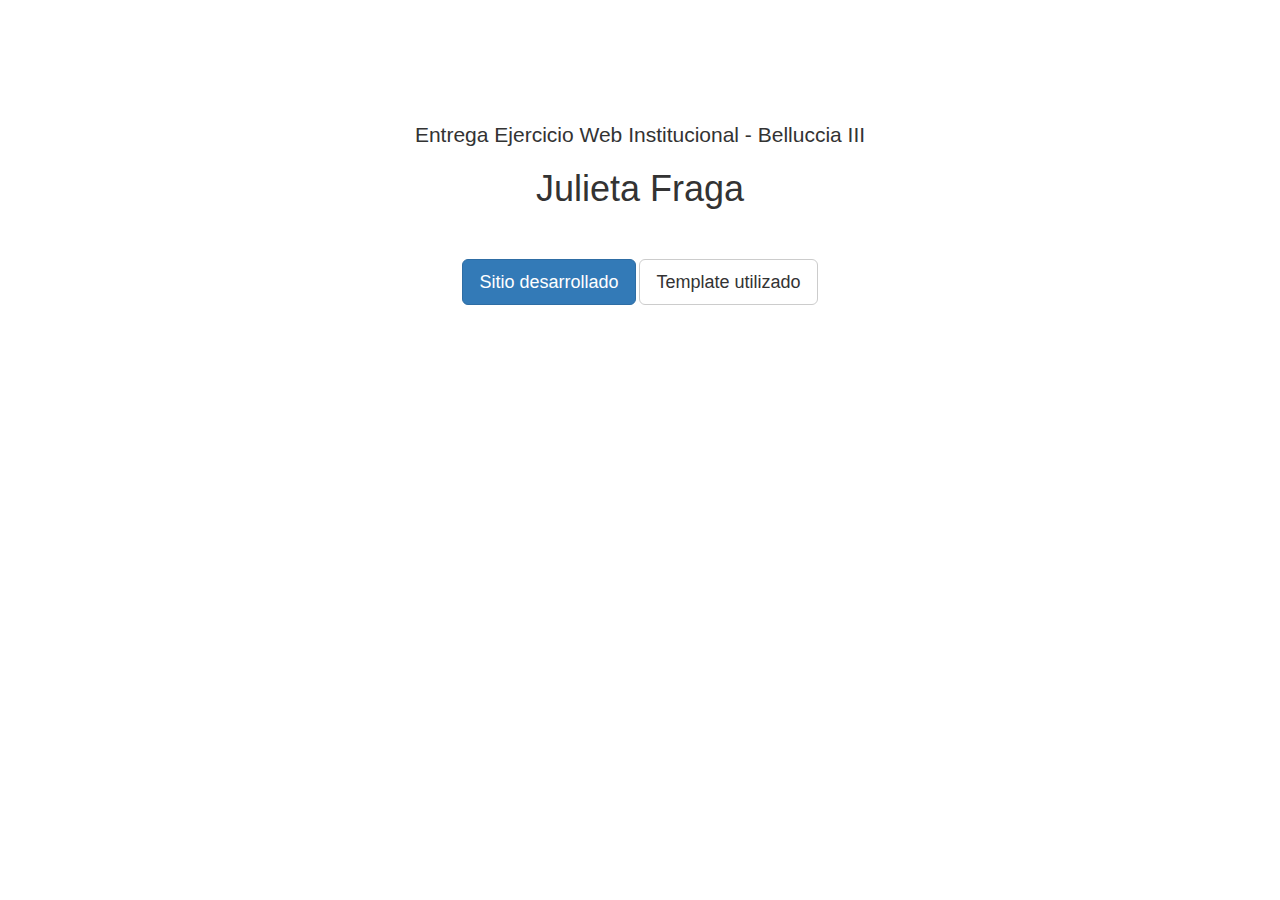
<file: index.html>
<!DOCTYPE html>
<html lang="es">

<head>

    <meta charset="utf-8">
    <meta http-equiv="X-UA-Compatible" content="IE=edge">
    <meta name="viewport" content="width=device-width, initial-scale=1">
    <meta name="description" content="">
    <meta name="author" content="">

    <title>Entrega Web Institucional - Belluccia III</title>

    <!-- Bootstrap Core CSS -->
    <link rel="stylesheet" href="https://maxcdn.bootstrapcdn.com/bootstrap/3.3.7/css/bootstrap.min.css" integrity="sha384-BVYiiSIFeK1dGmJRAkycuHAHRg32OmUcww7on3RYdg4Va+PmSTsz/K68vbdEjh4u" crossorigin="anonymous">


    <!-- HTML5 Shim and Respond.js IE8 support of HTML5 elements and media queries -->
    <!-- WARNING: Respond.js doesn't work if you view the page via file:// -->
    <!--[if lt IE 9]>
        <script src="https://oss.maxcdn.com/libs/html5shiv/3.7.0/html5shiv.js"></script>
        <script src="https://oss.maxcdn.com/libs/respond.js/1.4.2/respond.min.js"></script>
    <![endif]-->

</head>

<body>


    <!-- Page Content -->
    <div class="container">

        <div class="row">
            <div class="col-lg-12 text-center" style="margin-top:100px">
                <h2 class="lead">Entrega Ejercicio Web Institucional - Belluccia III</h2>
                <h1>Julieta Fraga</h1>
                <p style="margin-top:50px">
                    <a class="btn btn-primary btn-lg" href="/craft-kids-club.html">Sitio desarrollado</a> 
                    <a class="btn btn-default btn-lg" href="https://technext.github.io/applab_2/v1.0.0/">Template utilizado</a>
                </p>
            </div>
        </div>
        <!-- /.row -->

    </div>
    <!-- /.container -->

    <!-- jQuery Version 1.11.1 -->
    <script src="https://ajax.googleapis.com/ajax/libs/jquery/1.12.4/jquery.min.js"></script>

    <!-- Bootstrap Core JavaScript -->
    <script src="https://maxcdn.bootstrapcdn.com/bootstrap/3.3.7/js/bootstrap.min.js" integrity="sha384-Tc5IQib027qvyjSMfHjOMaLkfuWVxZxUPnCJA7l2mCWNIpG9mGCD8wGNIcPD7Txa" crossorigin="anonymous"></script>


</body>

</html>
</file>
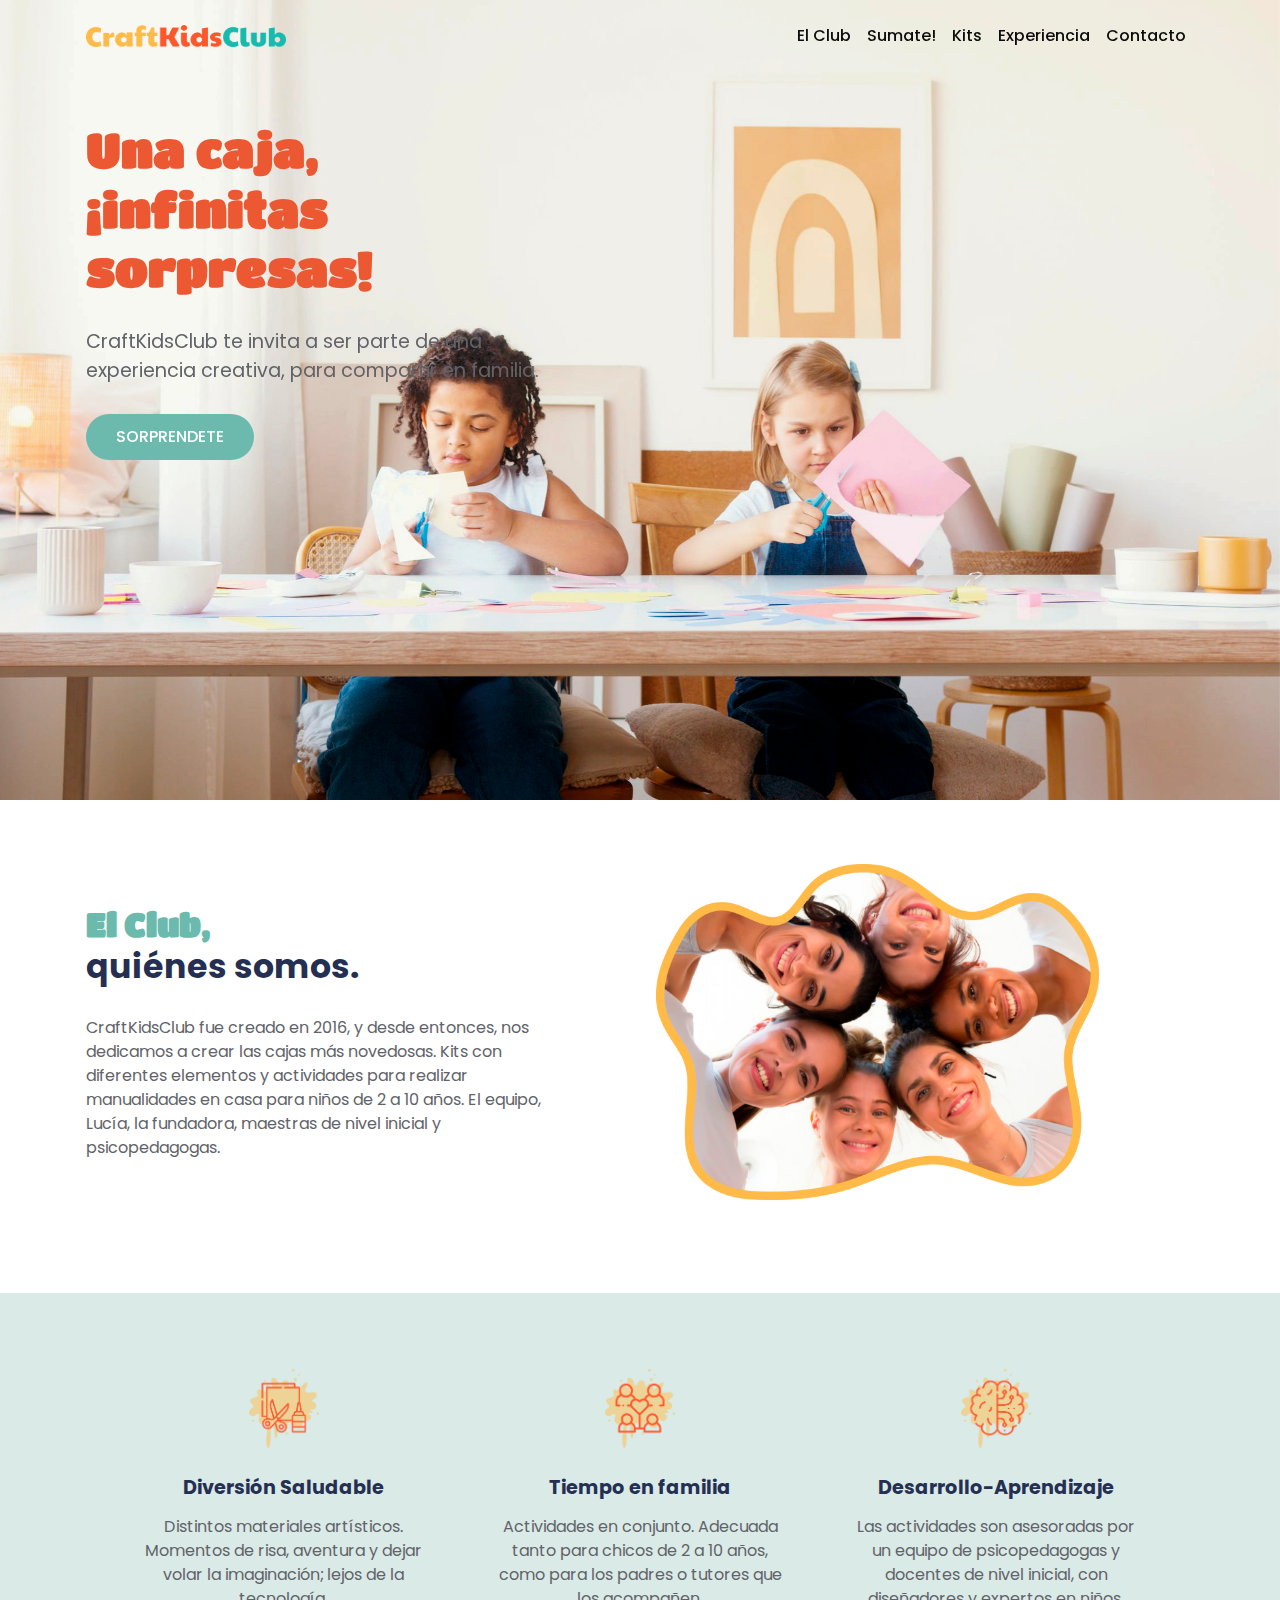
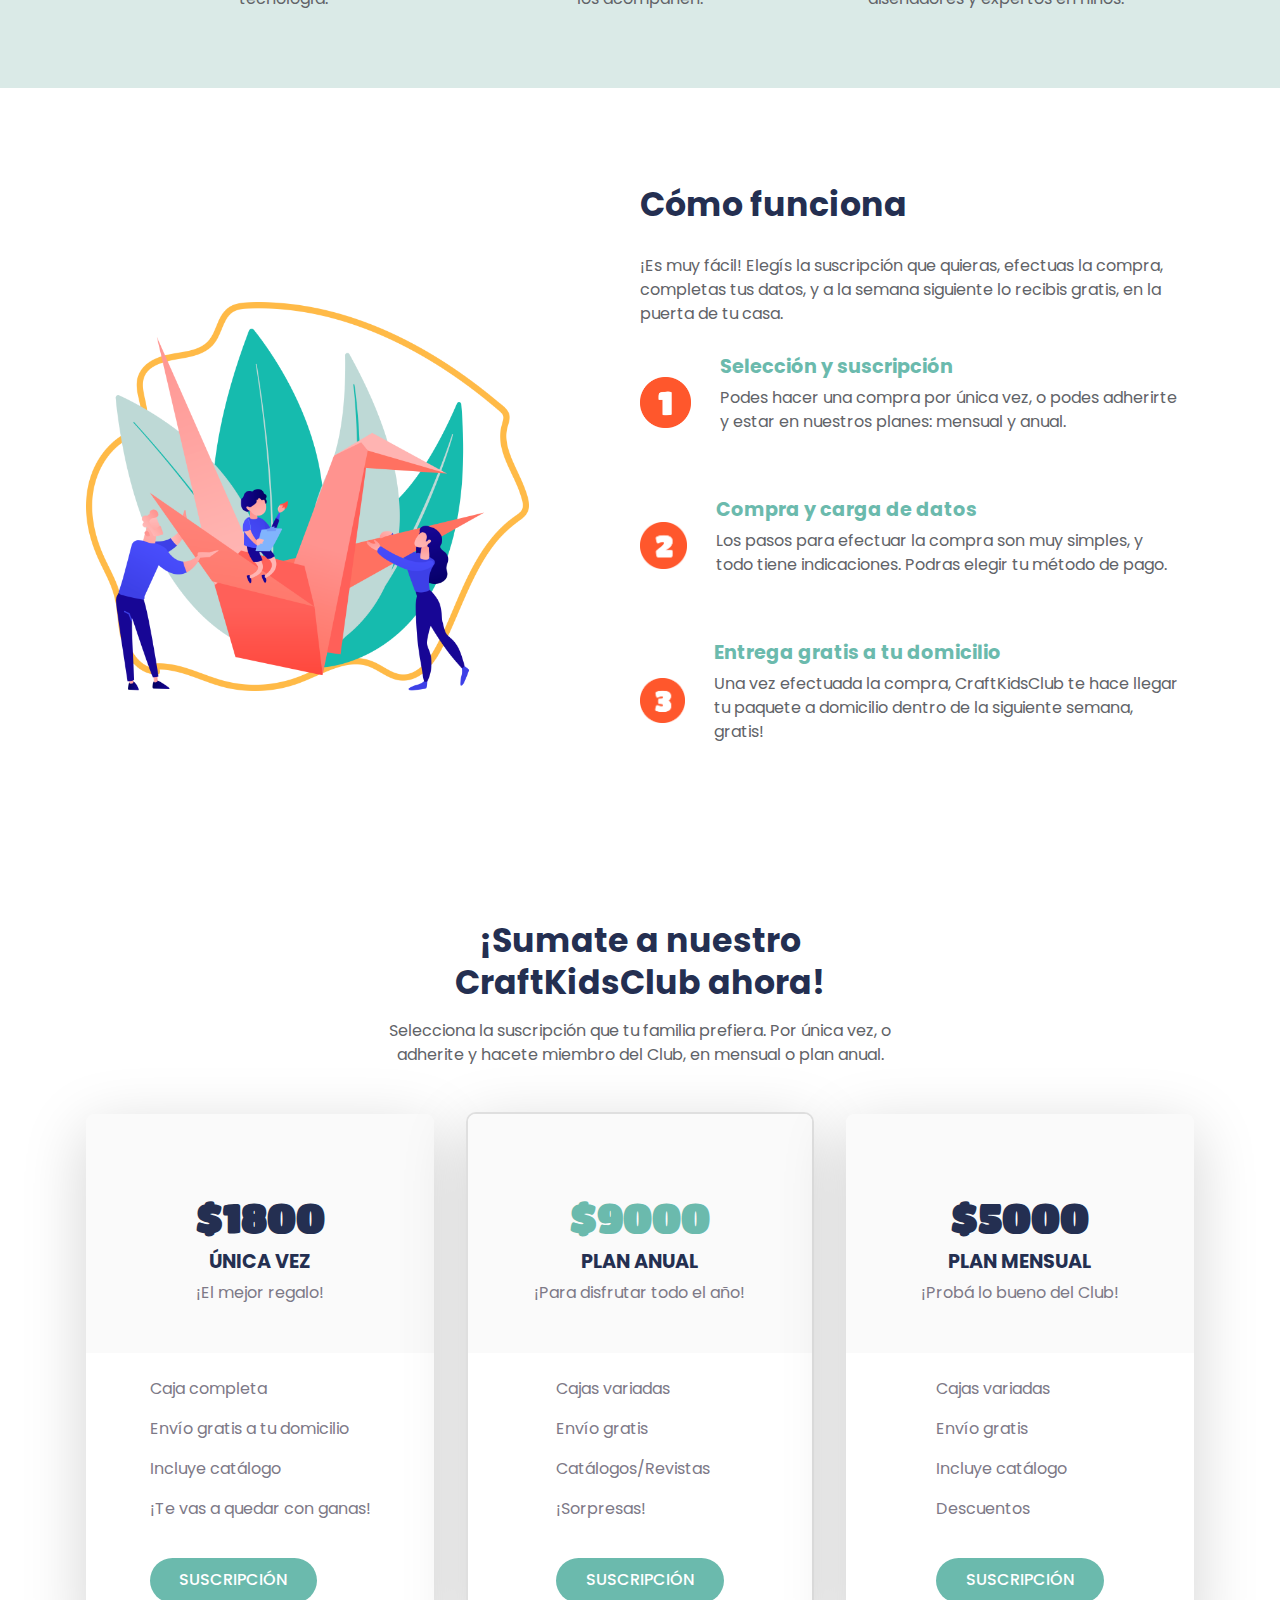
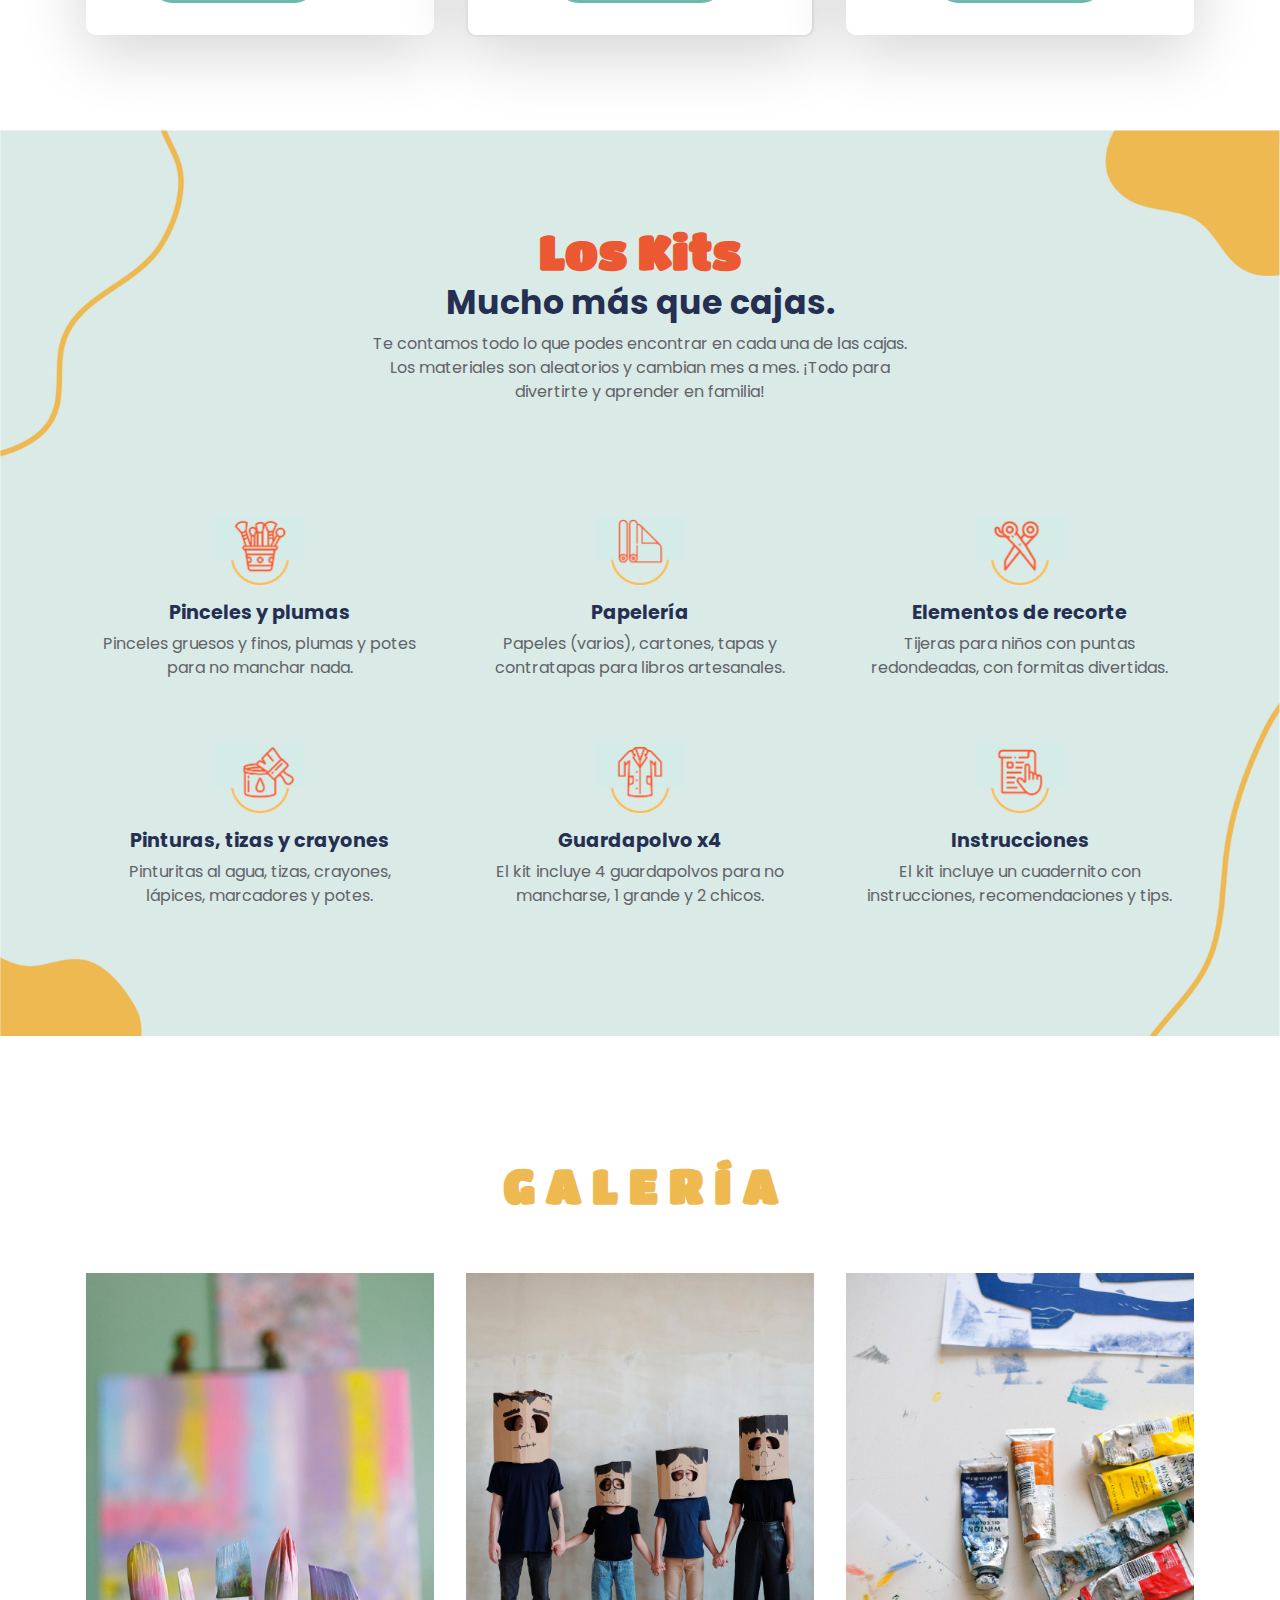
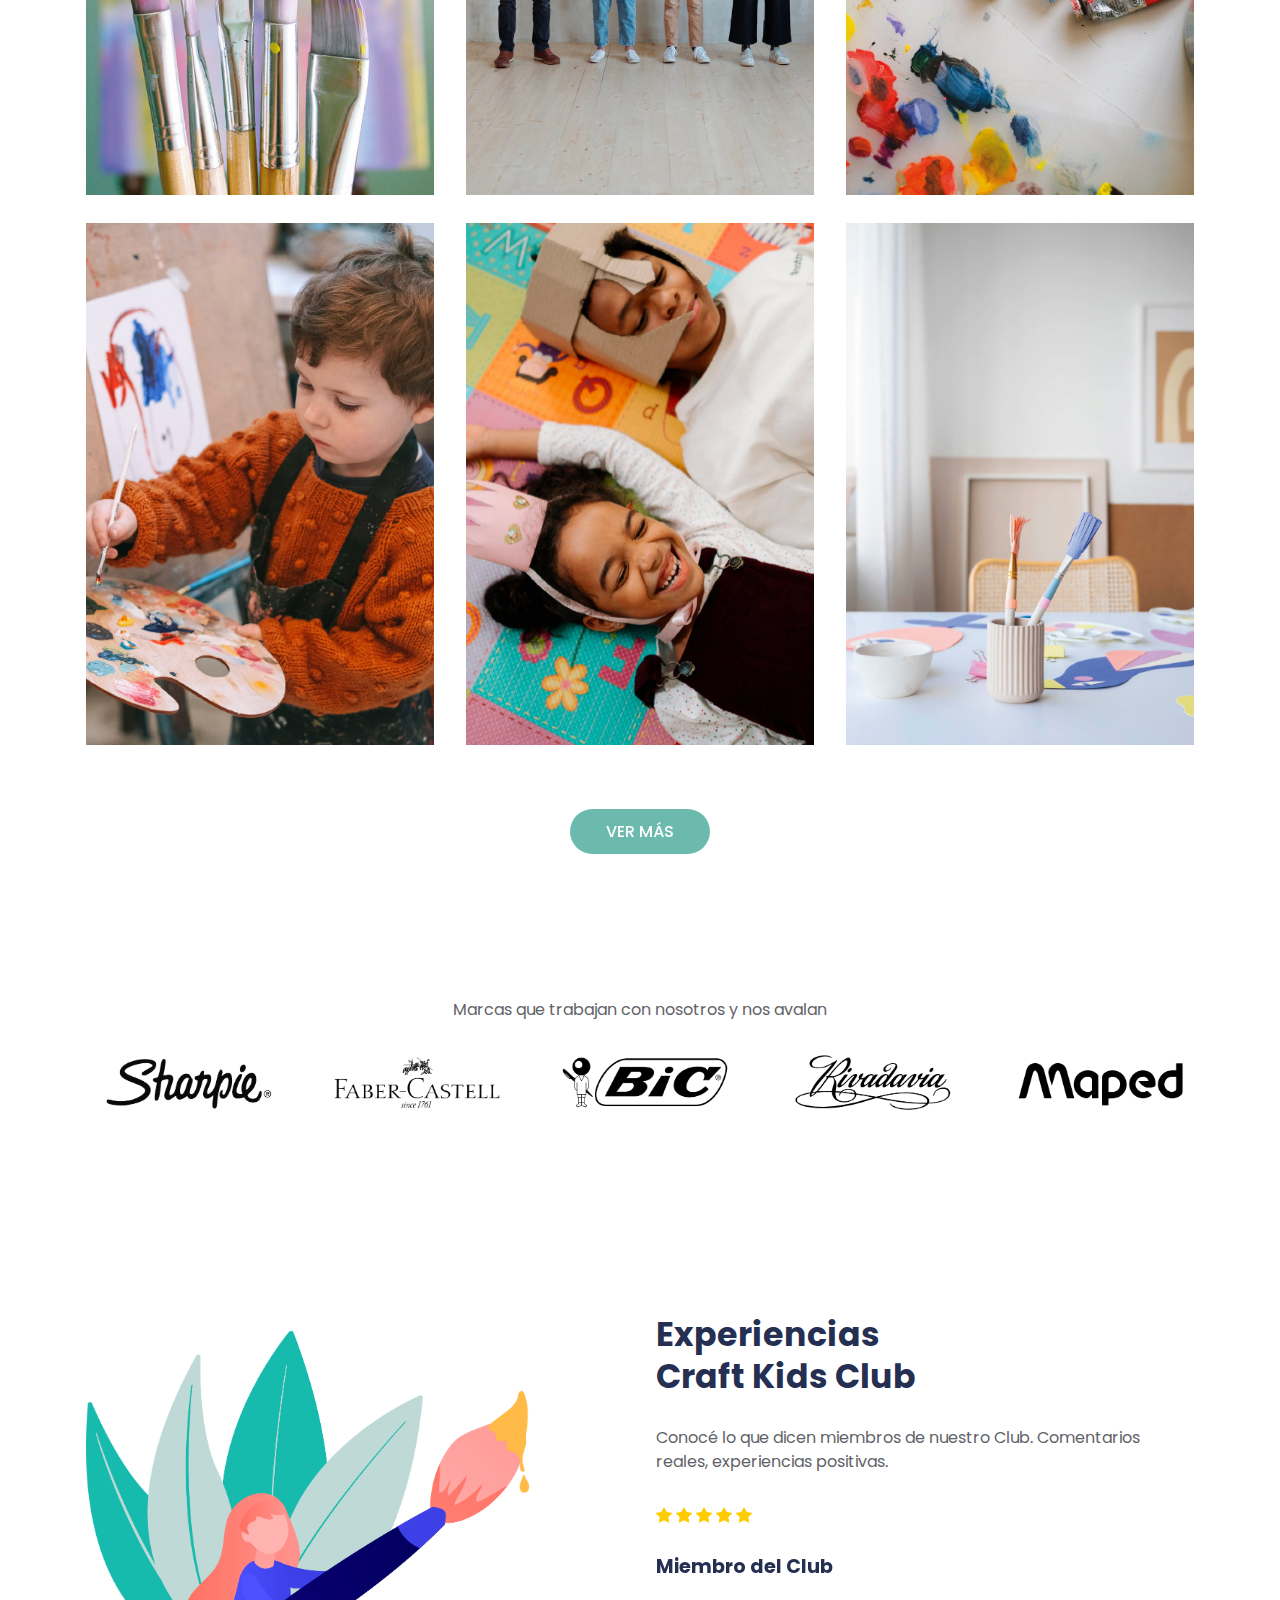
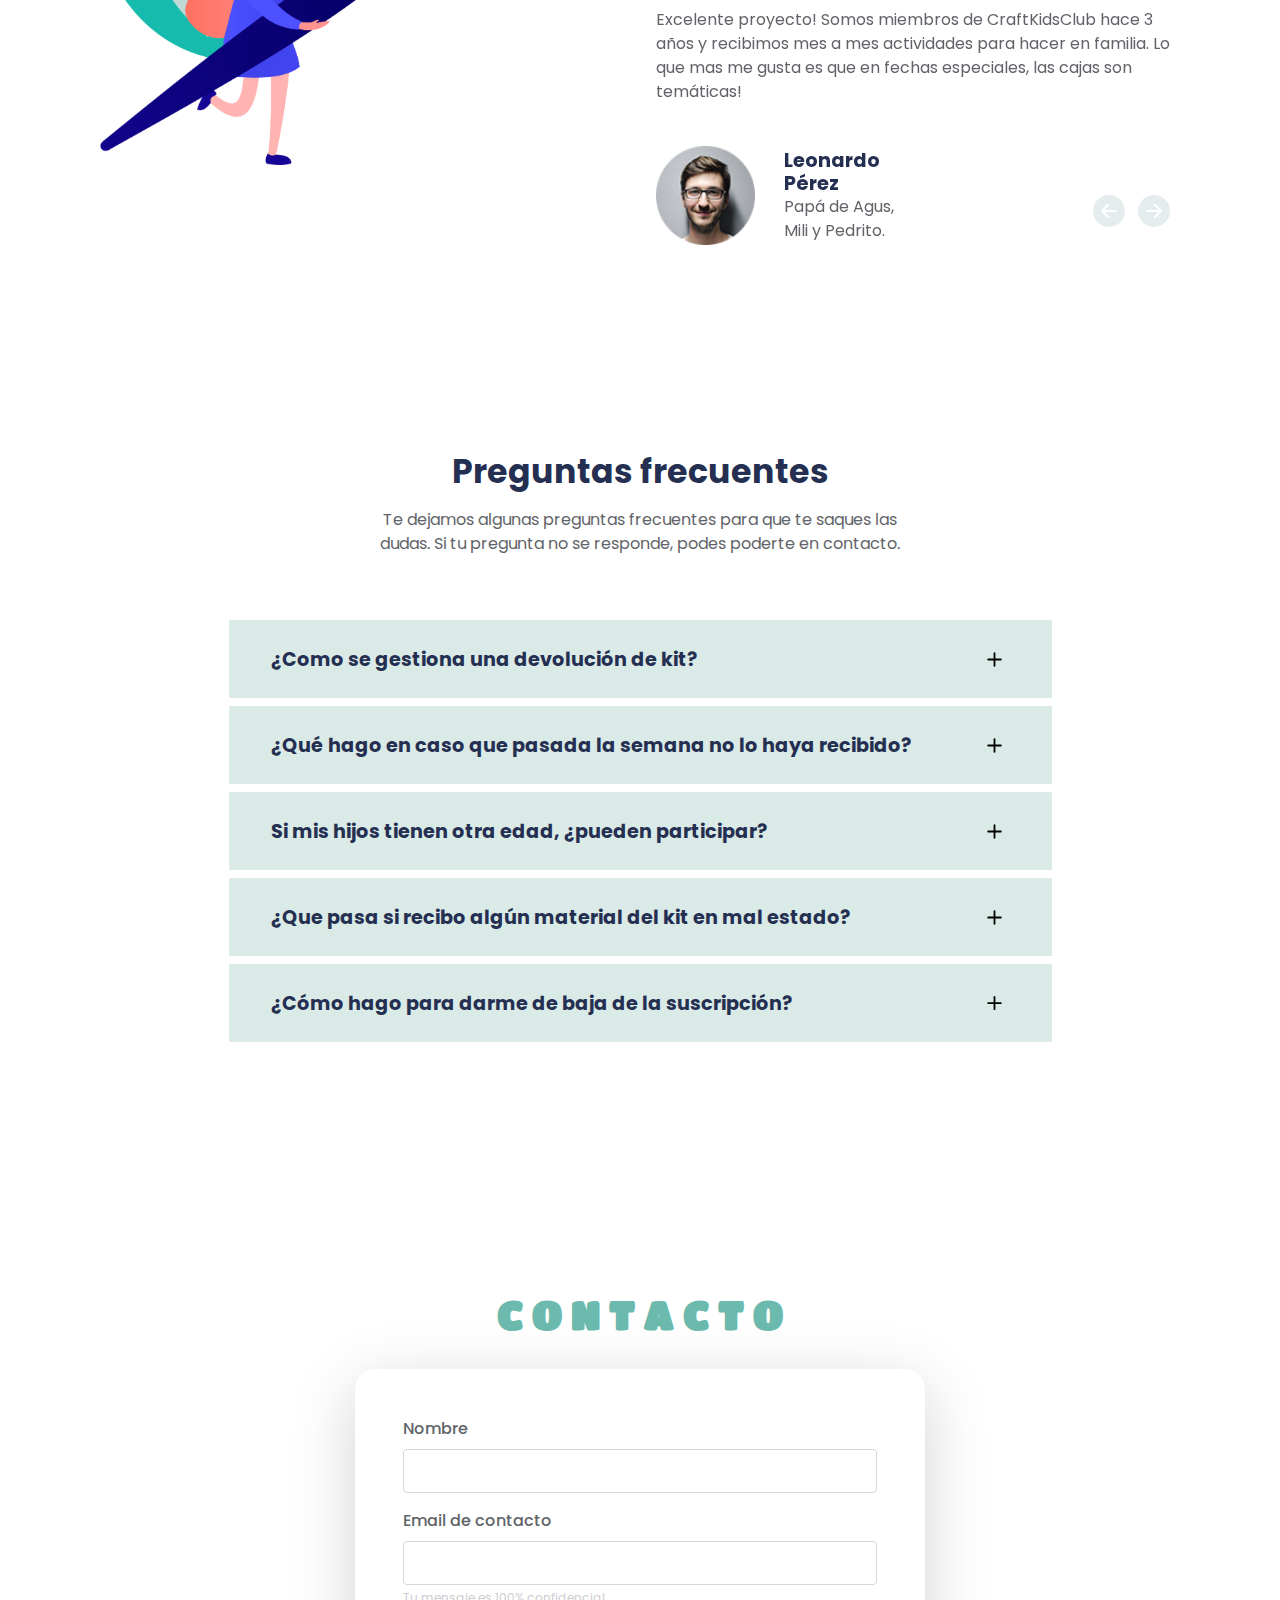
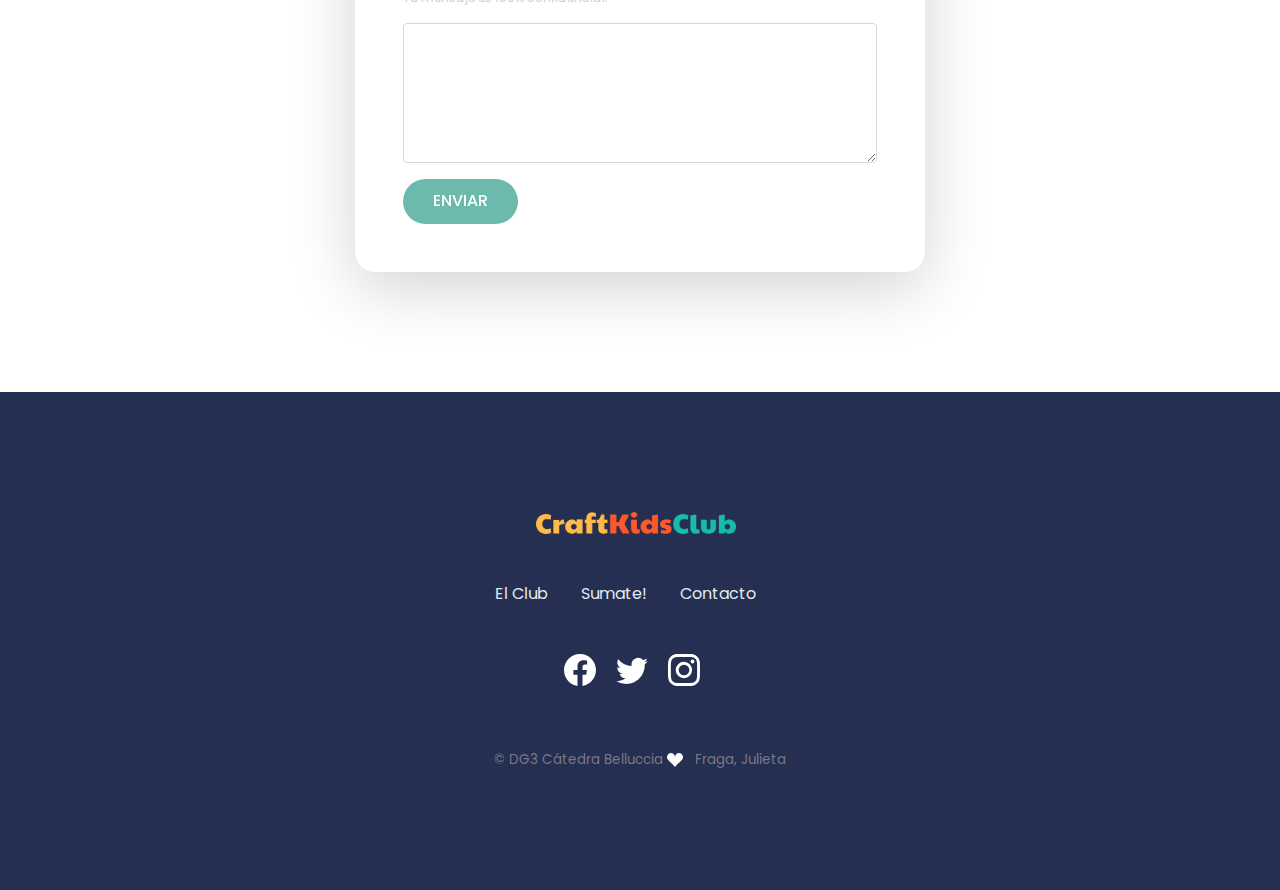
<file: craft-kids-club.html>
<!DOCTYPE html>
<html lang="en-US" dir="ltr">

  <head>
    <meta charset="utf-8">
    <meta http-equiv="X-UA-Compatible" content="IE=edge">
    <meta name="viewport" content="width=device-width, initial-scale=1">


    <!-- ===============================================-->
    <!--    Document Title-->
    <!-- ===============================================-->
    <title>CraftKidsClub | Creatividad en familia</title>


    <!-- ===============================================-->
    <!--    Favicons-->
    <!-- ===============================================-->
<!--     <link rel="apple-touch-icon" sizes="180x180" href="assets/img/favicons/apple-touch-icon.png">
    <link rel="icon" type="image/png" sizes="32x32" href="assets/img/favicons/favicon-32x32.png">
    <link rel="icon" type="image/png" sizes="16x16" href="assets/img/favicons/favicon-16x16.png">
    <link rel="shortcut icon" type="image/x-icon" href="assets/img/favicons/favicon.ico">
    <link rel="manifest" href="assets/img/favicons/manifest.json">
    <meta name="msapplication-TileImage" content="assets/img/favicons/mstile-150x150.png">
    <meta name="theme-color" content="#ffffff"> -->

    <link rel="icon" type="image/png" href="assets/img/ckc/favicon2.png">


    <!-- ===============================================-->
    <!--    Stylesheets-->
    <!-- ===============================================-->
    <link href="assets/css/theme.css" rel="stylesheet" />
    <link rel="preconnect" href="https://fonts.googleapis.com">
<link rel="preconnect" href="https://fonts.gstatic.com" crossorigin>
<link href="https://fonts.googleapis.com/css2?family=Titan+One&display=swap" rel="stylesheet">
    <link href="assets/css/styles.css" rel="stylesheet" />

  </head>


  <body>

    <!-- ===============================================-->
    <!--    Main Content-->
    <!-- ===============================================-->
    <main class="main" id="top">
      <nav class="navbar navbar-expand-lg navbar-light fixed-top py-3" data-navbar-on-scroll="data-navbar-on-scroll">
        <div class="container">
          <a class="navbar-brand d-flex align-items-center fw-bold fs-2" href="craft-kids-club.html">
            <img src="assets/img/ckc/logo.png" class="logo" alt="">
          </a>
          <button class="navbar-toggler collapsed" type="button" data-bs-toggle="collapse" data-bs-target="#navbarSupportedContent" aria-controls="navbarSupportedContent" aria-expanded="false" aria-label="Toggle navigation"><span class="navbar-toggler-icon"></span></button>
          <div class="collapse navbar-collapse border-top border-lg-0 mt-4 mt-lg-0" id="navbarSupportedContent">
            <ul class="navbar-nav ms-auto pt-2 pt-lg-0">
              <li class="nav-item" data-anchor="data-anchor"><a class="nav-link fw-medium" href="#elclub">El Club</a></li>
              <li class="nav-item" data-anchor="data-anchor"><a class="nav-link fw-medium" href="#pricing">Sumate!</a></li>
              <li class="nav-item" data-anchor="data-anchor"><a class="nav-link fw-medium" href="#kits">Kits</a></li>
              <li class="nav-item" data-anchor="data-anchor"><a class="nav-link fw-medium" href="#testimonial">Experiencia</a></li>
              <li class="nav-item" data-anchor="data-anchor"><a class="nav-link fw-medium" href="#contacto">Contacto</a></li>
            </ul>
            <!-- <form class="ps-lg-5">
              <button class="btn btn-lg btn-primary rounded-pill order-0" type="submit">Try for free</button>
            </form> -->
          </div>
        </div>
      </nav>

      <section class="py-0" id="home">
        <div class="bg-holder">
        </div>
        <!--/.bg-holder-->

        <div class="container position-relative">
          <div class="row align-items-center py-8">
            <div class="col-md-7 col-lg-6 text-center text-md-start">
              <h1 class="mb-4 display-3 fw-bold lh-sm color-orange font-titan fs-6">Una caja, <br class="d-block d-lg-none d-xl-block" />¡infinitas sorpresas!</h1>
              <p class="mt-3 mb-4 fs-1">CraftKidsClub te invita a ser parte de una <br class="d-none d-lg-block" />experiencia creativa, para compartir en familia.</p>
              <a class="btn btn-lg rounded-pill hover-top bg-blue text-white" href="suscripcion.html" role="button">SORPRENDETE</a>
            </div>
          </div>
        </div>
      </section>

        <!-- ============================================-->
        <!-- <section> begin ============================-->
        <section class="py-6" id="elclub">

          <div class="container">
            <div class="row align-items-center">
              <div class="col-md-6 text-center text-md-start">
                <h6 class="fw-bold fs-4 display-3 lh-sm"><span class="font-titan color-blue">El Club,</span> <br />quiénes somos.</h6>
                <p class="my-4 pe-xl-5"> CraftKidsClub fue creado en 2016, y desde entonces, nos dedicamos a crear las cajas más novedosas. Kits con diferentes elementos y actividades para realizar manualidades en casa para niños de 2 a 10 años.
                  El equipo, Lucía, la fundadora, maestras de nivel inicial y psicopedagogas.
                </p>
              </div>
              <div class="col-md-5 order-md-0 text-center text-md-start mt-4 mt-md-0">
                <img class="img-fluid mb-4" src="assets/img/ckc/img-1.png" width="550" alt="" />
              </div>
            </div>
          </div>
          <!-- end of .container-->
  
        </section>
        <!-- <section> close ============================-->
        <!-- ============================================-->

        <!-- ============================================-->
      <!-- <section> begin ============================-->
      <section class="py-5 bg-grey" id="caracteristicas">

        <div class="container">
          <div class="row justify-content-evenly">
            <div class="col-md-4 col-lg-3 mb-4 d-flex flex-column align-item-center text-center p-4 p-md-0">
              <div class="py-4"><img class="img-fluid" src="assets/img/ckc/icono-1.png" width="70" alt="" /></div>
              <h5 class="fw-bold">Diversión Saludable</h5>
              <p class="mt-2 mb-0">Distintos materiales artísticos. Momentos de risa, aventura y dejar volar la imaginación;   lejos de la tecnología.</p>
            </div>
            <div class="col-md-4 col-lg-3 mb-4 d-flex flex-column align-item-center text-center p-4 p-md-0">
              <div class="py-4"><img class="img-fluid" src="assets/img/ckc/icono-2.png" width="70" alt="" /></div>
              <h5 class="fw-bold">Tiempo en familia</h5>
              <p class="mt-2 mb-0">Actividades en conjunto. Adecuada tanto para chicos de 2 a 10 años, como para los padres o tutores que los acompañen.</p>
            </div>
            <div class="col-md-4 col-lg-3 mb-4 d-flex flex-column align-item-center text-center p-4 p-md-0">
              <div class="py-4"><img class="img-fluid" src="assets/img/ckc/icono-3.png" width="70" alt="" /></div>
              <h5 class="fw-bold">Desarrollo-Aprendizaje</h5>
              <p class="mt-2 mb-0">Las actividades son asesoradas por un equipo de psicopedagogas y docentes de nivel inicial, con diseñadores y expertos en niños.</p>
            </div>
          </div>
        </div>
        <!-- end of .container-->

      </section>
      <!-- <section> close ============================-->
      <!-- ============================================-->


      <section class="py-5 mt-5" id="features">
        <div class="container-lg">
          <div class="row align-items-center">
            <div class="col-md-5 order-md-0 text-center text-md-start">
              <img class="img-fluid d-none d-md-inline-block" src="assets/img/ckc/img-2.png" width="550" alt="" />
            </div>
            <div class="col-md-7 col-lg-6 px-sm-5 px-md-0 offset-lg-1">
              <h6 class="fw-bold fs-4 display-3 lh-sm">Cómo funciona</h6>
              <p class="my-4">¡Es muy fácil! Elegís la suscripción que quieras, efectuas la compra, completas tus datos, y a la semana siguiente lo recibis gratis, en la puerta de tu casa.</p>
              <div class="d-flex align-items-center mb-5">
                <div><img class="img-fluid" src="assets/img/ckc/icono-4.png" width="90" alt="" /></div>
                <div class="px-4">
                  <h5 class="fw-bold color-blue">Selección y suscripción</h5>
                  <p>Podes hacer una compra por única vez, o podes adherirte y estar en nuestros planes: mensual y anual.</p>
                </div>
              </div>
              <div class="d-flex align-items-center mb-5">
                <div><img class="img-fluid" src="assets/img/ckc/icono-5.png" width="90" alt="" /></div>
                <div class="px-4">
                  <h5 class="fw-bold color-blue">Compra y carga de datos</h5>
                  <p>Los pasos para efectuar la compra son muy simples, y todo tiene indicaciones. Podras elegir tu método de pago.</p>
                </div>
              </div>
              <div class="d-flex align-items-center mb-5">
                <div><img class="img-fluid" src="assets/img/ckc/icono-6.png" width="90" alt="" /></div>
                <div class="px-4">
                  <h5 class="fw-bold color-blue">Entrega gratis a tu domicilio</h5>
                  <p>Una vez efectuada la compra, CraftKidsClub te hace llegar tu paquete a domicilio dentro de la siguiente semana, gratis!</p>
                </div>
              </div>
            </div>
          </div>
        </div>
      </section>

      <!-- ============================================-->
      <!-- <section> begin ============================-->
        <section class="py-6" id="pricing">

          <div class="container">
            <div class="row justify-content-center">
              <div class="col-md-8 col-lg-6 col-xxl-5 text-center mb-3">
                <h6 class="fw-bold fs-4 display-3 lh-sm mb-3">¡Sumate a nuestro CraftKidsClub ahora!</h6>
                <p class="mb-4">Selecciona la suscripción que tu familia prefiera. Por única vez, o adherite y hacete miembro del Club, en mensual o plan anual.</p>
              </div>
            </div>
            <div class="row flex-center">
              <!-- <div class="col-12 mb-3">
                <div class="d-flex justify-content-center">
                  <label class="form-check-label me-2" for="customSwitch1">Monthly</label>
                  <div class="form-check form-switch">
                    <input class="form-check-input" id="customSwitch1" type="checkbox" checked="checked" />
                    <label class="form-check-label align-top" for="customSwitch1">Yearly</label>
                  </div>
                </div>
              </div> -->
              <div class="col-lg-4">
                <div class="card shadow-lg mb-4 border-0">
                  <div class="card-header border-bottom-0 pt-7 pb-5">
                    <div class="d-flex justify-content-center">
                      <h1 class="fw-bold font-titan">$1800</h1><span class="d-flex align-items-center"></span>
                    </div>
                    <h5 class="fw-bold text-center">ÚNICA VEZ</h5><span class="text-700 text-center d-block">¡El mejor regalo!</span>
                  </div>
                  <div class="card-body mx-auto">
                    <ul class="list-unstyled mb-4">
                      <li class="text-700 py-2 text-secondary">Caja completa</li>
                      <li class="text-700 py-2 text-secondary">Envío gratis a tu domicilio</li>
                      <li class="text-700 py-2 text-secondary">Incluye catálogo</li>
                      <li class="text-700 py-2 text-secondary">¡Te vas a quedar con ganas! </li>
                    </ul><a class="btn btn-lg rounded-pill mb-3 bg-blue text-white" href="suscripcion.html">SUSCRIPCIÓN</a>
                  </div>
                </div>
              </div>
              <div class="col-lg-4">
                <div class="card shadow-lg mb-4">
                  <div class="card-header border-bottom-0 pt-7 pb-5">
                    <div class="d-flex justify-content-center">
                      <h1 class="fw-bold font-titan color-blue">$9000</h1><span class="d-flex align-items-center"></span>
                    </div>
                    <h5 class="fw-bold text-center">PLAN ANUAL</h5><span class="text-700 text-center d-block">¡Para disfrutar todo el año!</span>
                  </div>
                  <div class="card-body mx-auto">
                    <ul class="list-unstyled mb-4">
                      <li class="text-700 py-2 text-secondary">Cajas variadas</li>
                      <li class="text-700 py-2 text-secondary">Envío gratis</li>
                      <li class="text-700 py-2 text-secondary">Catálogos/Revistas</li>
                      <li class="text-700 py-2 text-secondary">¡Sorpresas! </li>
                    </ul>
                    <div class="d-flex flex-column"> <a class="btn btn-lg rounded-pill mb-3 bg-blue text-white" href="suscripcion.html">SUSCRIPCIÓN</a><a href="#"></a></div>
                  </div>
                </div>
              </div>
              <div class="col-lg-4">
                <div class="card shadow-lg mb-4 border-0">
                  <div class="card-header border-bottom-0 pt-7 pb-5">
                    <div class="d-flex justify-content-center">
                      <h1 class="fw-bold font-titan">$5000</h1><span class="d-flex align-items-center"></span>
                    </div>
                    <h5 class="fw-bold text-center">PLAN MENSUAL</h5><span class="text-700 text-center d-block">¡Probá lo bueno del Club!</span>
                  </div>
                  <div class="card-body mx-auto">
                    <ul class="list-unstyled mb-4">
                      <li class="text-700 py-2 text-secondary">Cajas variadas</li>
                      <li class="text-700 py-2 text-secondary">Envío gratis</li>
                      <li class="text-700 py-2 text-secondary">Incluye catálogo</li>
                      <li class="text-700 py-2 text-secondary">Descuentos </li>
                    </ul><a class="btn btn-lg rounded-pill mb-3 bg-blue text-white" href="suscripcion.html">SUSCRIPCIÓN</a>
                  </div>
                </div>
              </div>
            </div>
          </div>
          <!-- end of .container-->
  
        </section>
        <!-- <section> close ============================-->
        <!-- ============================================-->

      <!-- ============================================-->
      <!-- <section> begin ============================-->
      <section class="py-6 bg-grey px-4 px-md-0" id="kits">

        <div class="container">
          <div class="row justify-content-center mb-6">
            <div class="col-lg-6 text-center mx-auto mb-3 mb-md-5 mt-4">
              <h6 class="fw-bold fs-4 display-3 lh-sm"><span class="font-titan color-orange fs-6">Los Kits</span> <br />Mucho más que cajas. </h6>
              <p class="mb-0">Te contamos todo lo que podes encontrar en cada una de las cajas. Los materiales son aleatorios y cambian mes a mes. ¡Todo para divertirte y aprender en familia!</p>
            </div>
          </div>
          <div class="row">
            <div class="col-md-4 mb-6">
              <div class="text-center px-lg-3"><img class="img-fluid mb-3" src="assets/img/ckc/icono-7.png" width="90" alt="" />
                <h5 class="fw-bold">Pinceles y plumas</h5>
                <p class="mb-md-0">Pinceles gruesos y finos, plumas y potes para no manchar nada.</p>
              </div>
            </div>
            <div class="col-md-4 mb-6">
              <div class="text-center px-lg-3"><img class="img-fluid mb-3" src="assets/img/ckc/icono-8.png" width="90" alt="" />
                <h5 class="fw-bold">Papelería</h5>
                <p class="mb-md-0">Papeles (varios), cartones, tapas y contratapas para libros artesanales.</p>
              </div>
            </div>
            <div class="col-md-4 mb-6">
              <div class="text-center px-lg-3"><img class="img-fluid mb-3" src="assets/img/ckc/icono-9.png" width="90" alt="" />
                <h5 class="fw-bold">Elementos de recorte</h5>
                <p class="mb-md-0">Tijeras para niños con puntas redondeadas, con formitas divertidas.</p>
              </div>
            </div>
            <div class="col-md-4 mb-6">
              <div class="text-center px-lg-3"><img class="img-fluid mb-3" src="assets/img/ckc/icono-10.png" width="90" alt="" />
                <h5 class="fw-bold">Pinturas, tizas y crayones</h5>
                <p class="mb-md-0">Pinturitas al agua, tizas, crayones, lápices, marcadores y potes.</p>
              </div>
            </div>
            <div class="col-md-4 mb-6">
              <div class="text-center px-lg-3"><img class="img-fluid mb-3" src="assets/img/ckc/icono-11.png" width="90" alt="" />
                <h5 class="fw-bold">Guardapolvo x4</h5>
                <p class="mb-md-0">El kit incluye 4 guardapolvos para no mancharse, 1 grande y 2 chicos.</p>
              </div>
            </div>
            <div class="col-md-4 mb-6">
              <div class="text-center px-lg-3"><img class="img-fluid mb-3" src="assets/img/ckc/icono-12.png" width="90" alt="" />
                <h5 class="fw-bold">Instrucciones</h5>
                <p class="mb-md-0">El kit incluye un cuadernito con instrucciones, recomendaciones y tips.</p>
              </div>
            </div>
          </div>
        </div>
        <!-- end of .container-->

      </section>
      <!-- <section> close ============================-->
      <!-- ============================================-->

      <section class="pt-8 pb-0" id="galeria">
          <h6 class="fw-bold fs-6 display-3 lh-sm mb-4 text-center font-titan color-yellow">G A L E R Í A</h6>
        <div class="container">
          <div class="row px-4 px-md-0">
            <div class="col-md-6 col-lg-4 mt-4"> 
              <div class="img-wrapper">
                <img src="assets/img/ckc/foto2.jpg" alt="" class="w-100">
              </div>
            </div>
            <div class="col-md-6 col-lg-4 mt-4">
              <div class="img-wrapper">
                <img src="assets/img/ckc/foto4.jpg" alt="" class="w-100">
              </div>
            </div>
            <div class="col-md-6 col-lg-4 mt-4">
              <div class="img-wrapper">
                <img src="assets/img/ckc/foto1.jpg" alt="" class="w-100"> 
              </div>
            </div>
            <div class="col-md-6 col-lg-4 mt-4">
              <div class="img-wrapper">
                <img src="assets/img/ckc/foto5.jpg" alt="" class="w-100"> 
              </div>
            </div>
            <div class="col-md-6 col-lg-4 mt-4">
              <div class="img-wrapper">
                <img src="assets/img/ckc/foto6.jpg" alt="" class="w-100"> 
              </div>
            </div>
            <div class="col-md-6 col-lg-4 mt-4">
              <div class="img-wrapper">
                <img src="assets/img/ckc/foto3.jpg" alt="" class="w-100"> 
              </div>
            </div> 
          </div> 
          <a class="btn btn-lg rounded-pill hover-top bg-blue text-white my-6 mx-auto btn-galeria d-block" href="#" role="button">VER MÁS</a>
        </div> 
      </section>



      <section class="py-7">
        <div class="container">
          <div class="row">
            <div class="col-12 mx-auto align-items-center text-center">
              <p class="mb-4">Marcas que trabajan con nosotros y nos avalan</p>
            </div>
          </div>
          <div class="row align-items-center justify-content-center justify-content-lg-around">
            <div class="col-6 col-sm-4 col-md-4 col-lg-2 px-md-0 mb-5 mb-lg-0 text-center"><img src="assets/img/ckc/marcas-1.png" alt="" width="200"></div>
            <div class="col-6 col-sm-4 col-md-4 col-lg-2 px-md-0 mb-5 mb-lg-0 text-center"><img src="assets/img/ckc/marcas-2.png" alt="" width="200"></div>
            <div class="col-6 col-sm-4 col-md-4 col-lg-2 px-md-0 mb-5 mb-lg-0 text-center"><img src="assets/img/ckc/marcas-3.png" alt="" width="200"></div>
            <div class="col-6 col-sm-4 col-md-4 col-lg-2 px-md-0 mb-5 mb-lg-0 text-center"><img src="assets/img/ckc/marcas-4.png" alt="" width="200"></div>
            <div class="col-6 col-sm-4 col-md-4 col-lg-2 px-md-0 mb-5 mb-lg-0 text-center"><img src="assets/img/ckc/marcas-5.png" alt="" width="200"></div>
          </div>
        </div><!-- end of .container-->
      </section>


      <!-- ============================================-->
      <!-- <section> begin ============================-->
      <!-- <section class="py-6">

        <div class="container">
          <div class="container">
            <div class="row align-items-center">
              <div class="col-md-5 order-md-1 text-center text-md-start"><img class="img-fluid mb-4" src="assets/img/illustrations/ultimate-feature.png" alt="" /></div>
              <div class="col-md-6 text-center text-md-start">
                <h6 class="fw-bold fs-4 display-3 lh-sm">Ultimate features<br />that we built</h6>
                <p class="my-4 pe-xl-5"> The rise of mobile devices transforms the way we consume information entirely.</p>
                <div class="row">
                  <div class="col-md-6">
                    <div class="mb-4">
                      <div class="py-4"><img class="img-fluid" src="assets/img/illustrations/app.png" width="90" alt="" /></div>
                      <h5 class="fw-bold text-undefined">App Development</h5>
                      <p class="mt-2 mb-0">Get your blood tests delivered at home collect a sample from the news your blood tests.</p>
                    </div>
                  </div>
                  <div class="col-md-6">
                    <div class="mb-4">
                      <div class="py-4"><img class="img-fluid" src="assets/img/illustrations/ux.png" width="90" alt="" /></div>
                      <h5 class="fw-bold text-undefined">UX Planning</h5>
                      <p class="mt-2 mb-0">Get your blood tests delivered at home collect a sample from the news your blood tests.</p>
                    </div>
                  </div>
                  <div class="col-md-6">
                    <div class="mb-4">
                      <div class="py-4"><img class="img-fluid" src="assets/img/illustrations/cloud.png" width="90" alt="" /></div>
                      <h5 class="fw-bold text-undefined">Cloud Storage</h5>
                      <p class="mt-2 mb-0">Get your blood tests delivered at home collect a sample from the news your blood tests.</p>
                    </div>
                  </div>
                  <div class="col-md-6">
                    <div class="mb-4">
                      <div class="py-4"><img class="img-fluid" src="assets/img/illustrations/support.png" width="90" alt="" /></div>
                      <h5 class="fw-bold text-undefined">Customer support</h5>
                      <p class="mt-2 mb-0">Get your blood tests delivered at home collect a sample from the news your blood tests.</p>
                    </div>
                  </div>
                </div><a class="btn btn-lg btn-primary rounded-pill hover-top" href="#" role="button">See all</a>
              </div>
            </div>
          </div>
        </div>
        <!-- end of .container-->

      </section> 
      <!-- <section> close ============================-->
      <!-- ============================================-->




      <section class="py-8" id="testimonial">
        <div class="container-lg">
          <div class="row flex-center">
            <div class="col-sm-10 col-md-5 col-lg-5 order-md-0 text-center text-md-start"><img class="img-fluid mb-4" src="assets/img/ckc/img-3.png" alt="" /></div>
            <div class="col-sm-10 col-md-6 col-lg-6 text-center text-md-start offset-md-1">
              <h6 class="fw-bold fs-4 display-3 lh-sm">Experiencias <br />Craft Kids Club</h6>
              <p class="my-4 pe-xl-5"> Conocé lo que dicen miembros de nuestro Club.
                Comentarios reales, experiencias positivas.</p>
              <div class="carousel slide" id="carouselExampleDark" data-bs-ride="carousel">
                <div class="carousel-inner">
                  <div class="carousel-item active" data-bs-interval="10000">
                    <div class="row h-100">
                      <div class="col-12">
                        <svg class="bi bi-star-fill" xmlns="http://www.w3.org/2000/svg" width="16" height="16" fill="#FFCC00" viewBox="0 0 16 16">
                          <path d="M3.612 15.443c-.386.198-.824-.149-.746-.592l.83-4.73L.173 6.765c-.329-.314-.158-.888.283-.95l4.898-.696L7.538.792c.197-.39.73-.39.927 0l2.184 4.327 4.898.696c.441.062.612.636.283.95l-3.523 3.356.83 4.73c.078.443-.36.79-.746.592L8 13.187l-4.389 2.256z"></path>
                        </svg>
                        <svg class="bi bi-star-fill" xmlns="http://www.w3.org/2000/svg" width="16" height="16" fill="#FFCC00" viewBox="0 0 16 16">
                          <path d="M3.612 15.443c-.386.198-.824-.149-.746-.592l.83-4.73L.173 6.765c-.329-.314-.158-.888.283-.95l4.898-.696L7.538.792c.197-.39.73-.39.927 0l2.184 4.327 4.898.696c.441.062.612.636.283.95l-3.523 3.356.83 4.73c.078.443-.36.79-.746.592L8 13.187l-4.389 2.256z"></path>
                        </svg>
                        <svg class="bi bi-star-fill" xmlns="http://www.w3.org/2000/svg" width="16" height="16" fill="#FFCC00" viewBox="0 0 16 16">
                          <path d="M3.612 15.443c-.386.198-.824-.149-.746-.592l.83-4.73L.173 6.765c-.329-.314-.158-.888.283-.95l4.898-.696L7.538.792c.197-.39.73-.39.927 0l2.184 4.327 4.898.696c.441.062.612.636.283.95l-3.523 3.356.83 4.73c.078.443-.36.79-.746.592L8 13.187l-4.389 2.256z"></path>
                        </svg>
                        <svg class="bi bi-star-fill" xmlns="http://www.w3.org/2000/svg" width="16" height="16" fill="#FFCC00" viewBox="0 0 16 16">
                          <path d="M3.612 15.443c-.386.198-.824-.149-.746-.592l.83-4.73L.173 6.765c-.329-.314-.158-.888.283-.95l4.898-.696L7.538.792c.197-.39.73-.39.927 0l2.184 4.327 4.898.696c.441.062.612.636.283.95l-3.523 3.356.83 4.73c.078.443-.36.79-.746.592L8 13.187l-4.389 2.256z"></path>
                        </svg>
                        <svg class="bi bi-star-fill" xmlns="http://www.w3.org/2000/svg" width="16" height="16" fill="#FFCC00" viewBox="0 0 16 16">
                          <path d="M3.612 15.443c-.386.198-.824-.149-.746-.592l.83-4.73L.173 6.765c-.329-.314-.158-.888.283-.95l4.898-.696L7.538.792c.197-.39.73-.39.927 0l2.184 4.327 4.898.696c.441.062.612.636.283.95l-3.523 3.356.83 4.73c.078.443-.36.79-.746.592L8 13.187l-4.389 2.256z"></path>
                        </svg>
                        <h5 class="my-4 fw-bold lh-sm">Miembro del Club</h5>
                        <p class="mb-0 text-center text-md-start">Excelente proyecto! Somos miembros de CraftKidsClub hace 3 años y 
                          recibimos mes a mes actividades para hacer en familia. Lo que mas 
                          me gusta es que en fechas especiales, las cajas son temáticas!</p>
                      </div>
                      <div class="col-xl-6 pt-4 d-flex d-sm-block flex-center">
                        <div class="d-flex align-items-md-center"><img class="img-fluid me-4 me-md-3 me-lg-4" src="assets/img/gallery/user.png" width="100" alt="" />
                          <div class="w-lg-50 my-3">
                            <h5 class="mb-0 fw-bold">Leonardo Pérez</h5>
                            <p class="fw-normal mb-0">Papá de Agus, Mili y Pedrito.</p>
                          </div>
                        </div>
                      </div>
                    </div>
                  </div>
                  <div class="carousel-item" data-bs-interval="2000">
                    <div class="row h-100">
                      <div class="col-12">
                        <svg class="bi bi-star-fill" xmlns="http://www.w3.org/2000/svg" width="16" height="16" fill="#FFCC00" viewBox="0 0 16 16">
                          <path d="M3.612 15.443c-.386.198-.824-.149-.746-.592l.83-4.73L.173 6.765c-.329-.314-.158-.888.283-.95l4.898-.696L7.538.792c.197-.39.73-.39.927 0l2.184 4.327 4.898.696c.441.062.612.636.283.95l-3.523 3.356.83 4.73c.078.443-.36.79-.746.592L8 13.187l-4.389 2.256z"></path>
                        </svg>
                        <svg class="bi bi-star-fill" xmlns="http://www.w3.org/2000/svg" width="16" height="16" fill="#FFCC00" viewBox="0 0 16 16">
                          <path d="M3.612 15.443c-.386.198-.824-.149-.746-.592l.83-4.73L.173 6.765c-.329-.314-.158-.888.283-.95l4.898-.696L7.538.792c.197-.39.73-.39.927 0l2.184 4.327 4.898.696c.441.062.612.636.283.95l-3.523 3.356.83 4.73c.078.443-.36.79-.746.592L8 13.187l-4.389 2.256z"></path>
                        </svg>
                        <svg class="bi bi-star-fill" xmlns="http://www.w3.org/2000/svg" width="16" height="16" fill="#FFCC00" viewBox="0 0 16 16">
                          <path d="M3.612 15.443c-.386.198-.824-.149-.746-.592l.83-4.73L.173 6.765c-.329-.314-.158-.888.283-.95l4.898-.696L7.538.792c.197-.39.73-.39.927 0l2.184 4.327 4.898.696c.441.062.612.636.283.95l-3.523 3.356.83 4.73c.078.443-.36.79-.746.592L8 13.187l-4.389 2.256z"></path>
                        </svg>
                        <svg class="bi bi-star-fill" xmlns="http://www.w3.org/2000/svg" width="16" height="16" fill="#FFCC00" viewBox="0 0 16 16">
                          <path d="M3.612 15.443c-.386.198-.824-.149-.746-.592l.83-4.73L.173 6.765c-.329-.314-.158-.888.283-.95l4.898-.696L7.538.792c.197-.39.73-.39.927 0l2.184 4.327 4.898.696c.441.062.612.636.283.95l-3.523 3.356.83 4.73c.078.443-.36.79-.746.592L8 13.187l-4.389 2.256z"></path>
                        </svg>
                        <svg class="bi bi-star-fill" xmlns="http://www.w3.org/2000/svg" width="16" height="16" fill="#FFCC00" viewBox="0 0 16 16">
                          <path d="M3.612 15.443c-.386.198-.824-.149-.746-.592l.83-4.73L.173 6.765c-.329-.314-.158-.888.283-.95l4.898-.696L7.538.792c.197-.39.73-.39.927 0l2.184 4.327 4.898.696c.441.062.612.636.283.95l-3.523 3.356.83 4.73c.078.443-.36.79-.746.592L8 13.187l-4.389 2.256z"></path>
                        </svg>
                        <h5 class="my-4 fw-bold lh-sm">Miembro del Club</h5>
                        <p class="mb-0 text-center text-md-start">Excelente proyecto! Somos miembros de CraftKidsClub hace 3 años y 
                          recibimos mes a mes actividades para hacer en familia. Lo que mas 
                          me gusta es que en fechas especiales, las cajas son temáticas!</p>
                      </div>
                      <div class="col-xl-6 pt-4 d-flex d-sm-block flex-center">
                        <div class="d-flex align-items-md-center"><img class="img-fluid me-4 me-md-3 me-lg-4" src="assets/img/gallery/user-1.png" width="100" alt="" />
                          <div class="w-lg-50 my-3">
                            <h5 class="mb-0 fw-bold">Jhon Aguilar</h5>
                            <p class="fw-normal mb-0">Maggie's dad</p>
                          </div>
                        </div>
                      </div>
                    </div>
                  </div>
                  <div class="carousel-item">
                    <div class="row h-100">
                      <div class="col-12">
                        <svg class="bi bi-star-fill" xmlns="http://www.w3.org/2000/svg" width="16" height="16" fill="#FFCC00" viewBox="0 0 16 16">
                          <path d="M3.612 15.443c-.386.198-.824-.149-.746-.592l.83-4.73L.173 6.765c-.329-.314-.158-.888.283-.95l4.898-.696L7.538.792c.197-.39.73-.39.927 0l2.184 4.327 4.898.696c.441.062.612.636.283.95l-3.523 3.356.83 4.73c.078.443-.36.79-.746.592L8 13.187l-4.389 2.256z"></path>
                        </svg>
                        <svg class="bi bi-star-fill" xmlns="http://www.w3.org/2000/svg" width="16" height="16" fill="#FFCC00" viewBox="0 0 16 16">
                          <path d="M3.612 15.443c-.386.198-.824-.149-.746-.592l.83-4.73L.173 6.765c-.329-.314-.158-.888.283-.95l4.898-.696L7.538.792c.197-.39.73-.39.927 0l2.184 4.327 4.898.696c.441.062.612.636.283.95l-3.523 3.356.83 4.73c.078.443-.36.79-.746.592L8 13.187l-4.389 2.256z"></path>
                        </svg>
                        <svg class="bi bi-star-fill" xmlns="http://www.w3.org/2000/svg" width="16" height="16" fill="#FFCC00" viewBox="0 0 16 16">
                          <path d="M3.612 15.443c-.386.198-.824-.149-.746-.592l.83-4.73L.173 6.765c-.329-.314-.158-.888.283-.95l4.898-.696L7.538.792c.197-.39.73-.39.927 0l2.184 4.327 4.898.696c.441.062.612.636.283.95l-3.523 3.356.83 4.73c.078.443-.36.79-.746.592L8 13.187l-4.389 2.256z"></path>
                        </svg>
                        <svg class="bi bi-star-fill" xmlns="http://www.w3.org/2000/svg" width="16" height="16" fill="#FFCC00" viewBox="0 0 16 16">
                          <path d="M3.612 15.443c-.386.198-.824-.149-.746-.592l.83-4.73L.173 6.765c-.329-.314-.158-.888.283-.95l4.898-.696L7.538.792c.197-.39.73-.39.927 0l2.184 4.327 4.898.696c.441.062.612.636.283.95l-3.523 3.356.83 4.73c.078.443-.36.79-.746.592L8 13.187l-4.389 2.256z"></path>
                        </svg>
                        <svg class="bi bi-star-fill" xmlns="http://www.w3.org/2000/svg" width="16" height="16" fill="#FFCC00" viewBox="0 0 16 16">
                          <path d="M3.612 15.443c-.386.198-.824-.149-.746-.592l.83-4.73L.173 6.765c-.329-.314-.158-.888.283-.95l4.898-.696L7.538.792c.197-.39.73-.39.927 0l2.184 4.327 4.898.696c.441.062.612.636.283.95l-3.523 3.356.83 4.73c.078.443-.36.79-.746.592L8 13.187l-4.389 2.256z"></path>
                        </svg>
                        <h5 class="my-4 fw-bold lh-sm">Miembro del Club</h5>
                        <p class="mb-0 text-center text-md-start">Excelente proyecto! Somos miembros de CraftKidsClub hace 3 años y 
                          recibimos mes a mes actividades para hacer en familia. Lo que mas 
                          me gusta es que en fechas especiales, las cajas son temáticas!</p>
                      </div>
                      <div class="col-xl-6 pt-4 d-flex d-sm-block flex-center">
                        <div class="d-flex align-items-md-center"><img class="img-fluid me-4 me-md-3 me-lg-4" src="assets/img/gallery/user-2.png" width="100" alt="" />
                          <div class="w-lg-50 my-3">
                            <h5 class="mb-0 fw-bold">Rosita</h5>
                            <p class="fw-normal mb-0">Mama x3</p>
                          </div>
                        </div>
                      </div>
                    </div>
                  </div>
                </div>
                <div class="position-relative mt-sm-n5"><a class="carousel-control-prev carousel-icon z-index-2" href="#carouselExampleDark" role="button" data-bs-slide="prev"><span class="carousel-control-prev-icon" aria-hidden="true"></span><span class="visually-hidden">Previous</span></a><a class="carousel-control-next carousel-icon z-index-2" href="#carouselExampleDark" role="button" data-bs-slide="next"><span class="carousel-control-next-icon" aria-hidden="true"></span><span class="visually-hidden">Next</span></a></div>
              </div>
            </div>
          </div>
        </div>
      </section>


      <!-- ============================================-->
      <!-- <section> begin ============================-->
      <section class="py-8" id="faq">

        <div class="container">
          <div class="row justify-content-center">
            <div class="col-md-8 col-lg-6 text-center mb-3">
              <h6 class="fw-bold fs-4 display-3 lh-sm mb-3">Preguntas frecuentes</h6>
              <p class="mb-5">Te dejamos algunas preguntas frecuentes para que te saques las dudas.
                Si tu pregunta no se responde, podes poderte en contacto.</p>
            </div>
          </div>
          <div class="row flex-center">
            <div class="col-lg-9">
              <div class="accordion" id="accordionExample">
                <div class="accordion-item mb-2">
                  <h2 class="accordion-header" id="heading1">
                    <button class="accordion-button collapsed bg-grey" type="button" data-bs-toggle="collapse" data-bs-target="#collapse1" aria-expanded="true" aria-controls="collapse1"><span class="mb-0 fw-bold text-start fs-1 text-1000">¿Como se gestiona una devolución de kit?</span></button>
                  </h2>
                  <div class="accordion-collapse collapse" id="collapse1" aria-labelledby="heading1" data-bs-parent="#accordionExample">
                    <div class="accordion-body bg-100">Si por algún motivo, quieren devolver el kit, tengan en cuenta que únicamente el reclamo será válido, siempre y cuando se pida el cambio dentro de las 48hrs. desde que lo reciben. Tienen que enviar un mail a devoluciones@ckc.com.ar, explicando el motivo.</div>
                  </div>
                </div>
                <div class="accordion-item mb-2">
                  <h2 class="accordion-header" id="heading2">
                    <button class="accordion-button collapsed bg-grey" type="button" data-bs-toggle="collapse" data-bs-target="#collapse2" aria-expanded="true" aria-controls="collapse2"><span class="mb-0 fw-bold text-start fs-1 text-1000">¿Qué hago en caso que pasada la semana no lo haya recibido?</span></button>
                  </h2>
                  <div class="accordion-collapse collapse bg-grey" id="collapse2" aria-labelledby="heading2" data-bs-parent="#accordionExample">
                    <div class="accordion-body bg-100">Los envíos demoran de 1 a 5 días hábiles. Si pasados los 5 días, aun no recibieron su kit, tienen que enviar un mail con el reclamo a reclamos@ckc.com.ar. A la brevedad, les estaremos dando una respuesta.</div>
                  </div>
                </div>
                <div class="accordion-item mb-2">
                  <h2 class="accordion-header" id="heading3">
                    <button class="accordion-button collapsed bg-grey" type="button" data-bs-toggle="collapse" data-bs-target="#collapse3" aria-expanded="true" aria-controls="collapse3"><span class="mb-0 fw-bold text-start fs-1 text-1000">Si mis hijos tienen otra edad, ¿pueden participar?</span></button>
                  </h2>
                  <div class="accordion-collapse collapse" id="collapse3" aria-labelledby="heading3" data-bs-parent="#accordionExample">
                    <div class="accordion-body bg-100">Claro que sí. Los kits están pensados para niños y niñas, pero tanto jóvenes como adultos pueden participar. De hecho, recomendamos hacer las actividades en familia.</div>
                  </div>
                </div>
                <div class="accordion-item mb-2">
                  <h2 class="accordion-header" id="heading4">
                    <button class="accordion-button collapsed bg-grey" type="button" data-bs-toggle="collapse" data-bs-target="#collapse4" aria-expanded="true" aria-controls="collapse4"><span class="mb-0 fw-bold text-start fs-1 text-1000">¿Que pasa si recibo algún material del kit en mal estado?</span></button>
                  </h2>
                  <div class="accordion-collapse collapse" id="collapse4" aria-labelledby="heading4" data-bs-parent="#accordionExample">
                    <div class="accordion-body bg-100">Todos los materiales que enviamos dentro de la caja, vienen con un material que los protege. De todas maneras, si algún producto te llega en mal estado, envien un correo a reclamos@ckc.com.ar, adjuntando foto(s).</div>
                  </div>
                </div>
                <div class="accordion-item mb-2">
                  <h2 class="accordion-header" id="heading5">
                    <button class="accordion-button collapsed bg-grey" type="button" data-bs-toggle="collapse" data-bs-target="#collapse5" aria-expanded="true" aria-controls="collapse5"><span class="mb-0 fw-bold text-start fs-1 text-1000">¿Cómo hago para darme de baja de la suscripción?</span></button>
                  </h2>
                  <div class="accordion-collapse collapse" id="collapse5" aria-labelledby="heading5" data-bs-parent="#accordionExample">
                    <div class="accordion-body bg-100">Para darte de baja de tu suscripción, tienen que enviar un correo a suscripciones@ckc.com.ar, con los datos de su membresía.</div>
                  </div>
                </div>
              </div>
            </div>
          </div>
        </div>
        <!-- end of .container-->

      </section>
      <!-- <section> close ============================-->
      <!-- ============================================-->

      <section class="py-8" id="contacto">
        <div class="container">
          <h6 class="fw-bold fs-5 display-3 lh-sm mb-4 text-center color-blue font-titan">C O N T A C T O</h6>
          <div class="row px-4 px-md-0">
            <div class="col-md-8 col-lg-6 mx-auto p-4 p-md-5 bg-white rounded-3 shadow-lg">
              <form>
                <div class="mb-3">
                  <label for="exampleInputName1" class="form-label">Nombre</label>
                  <input type="text" class="form-control" id="exampleInputName1">
                </div>
                <div class="mb-3">
                  <label for="exampleInputEmail1" class="form-label">Email de contacto</label>
                  <input type="email" class="form-control" id="exampleInputEmail1" aria-describedby="emailHelp">
                  <div id="emailHelp" class="form-text">Tu mensaje es 100% confidencial.</div>
                </div>
                <div class="mb-3">
                  <textarea name="message" id="" cols="30" rows="5" class="form-control"></textarea>
                </div>
                <button type="submit" class="btn btn-lg rounded-pill hover-top bg-blue text-white">ENVIAR</button>
              </form>
            </div>
          </div>
        </div>
      </section>

      <!-- <section class="py-6">
        <hr />
        <div class="container">
          <div class="row align-items-center">
            <div class="col-md-5 col-lg-7 order-md-1 text-center text-md-start z-index-2 cta-image"><img class="img-fluid mb-4 mb-md-0" src="assets/img/illustrations/cta.png" width="850" alt="" /></div>
            <div class="col-md-7 col-lg-5 text-center text-md-start">
              <h1 class="display-3 fw-bold lh-sm">Download our App now</h1>
              <p class="my-4"> The rise of mobile devices transforms the way we consume information entirely and the world's most elevant channels such as Facebook.</p>
              <div class="d-flex justify-content-center d-md-inline-block"><a class="pe-2 pe-sm-3 pe-md-4" href="!#"><img src="assets/img/illustrations/google-play.png" width="160" alt="" /></a><a href="!#"><img src="assets/img/illustrations/app-store.png" width="160" alt="" /></a></div>
            </div>
          </div>
        </div>
      </section> -->


      <!-- ============================================-->
      <!-- <section> begin ============================-->
      <section class="py-8 bg-1000">

        <div class="container">
          <div class="row flex-center">
            <div class="col-auto mb-5"><a class="pe-2 d-flex align-items-center text-decoration-none fw-bold fs-3" href="#">
              <img src="assets/img/ckc/logo.png" class="logo" alt="">
              </a></div>
          </div>
          <div class="row flex-center">
            <div class="col-auto mb-5">
              <ul class="list-unstyled list-inline mb-0">
                <li class="list-inline-item me3 me-sm-4"><a class="text-light text-decoration-none" href="#elclub">El Club</a></li>
                <li class="list-inline-item me3 me-sm-4"><a class="text-light text-decoration-none" href="#pricing">Sumate!</a></li>
                <li class="list-inline-item me3 me-sm-4"><a class="text-light text-decoration-none" href="#contacto">Contacto</a></li>
              </ul>
            </div>
          </div>
          <div class="row flex-center">
            <div class="col-auto mb-5">
              <ul class="list-unstyled list-inline">
                <li class="list-inline-item me-3"><a class="text-decoration-none" href="#!">
                    <svg class="bi bi-facebook" xmlns="http://www.w3.org/2000/svg" width="32" height="32" fill="#ffffff" viewBox="0 0 16 16">
                      <path d="M16 8.049c0-4.446-3.582-8.05-8-8.05C3.58 0-.002 3.603-.002 8.05c0 4.017 2.926 7.347 6.75 7.951v-5.625h-2.03V8.05H6.75V6.275c0-2.017 1.195-3.131 3.022-3.131.876 0 1.791.157 1.791.157v1.98h-1.009c-.993 0-1.303.621-1.303 1.258v1.51h2.218l-.354 2.326H9.25V16c3.824-.604 6.75-3.934 6.75-7.951z"></path>
                    </svg></a></li>
                <li class="list-inline-item me-3"><a href="#!">
                    <svg class="bi bi-twitter" xmlns="http://www.w3.org/2000/svg" width="32" height="32" fill="#ffffff" viewBox="0 0 16 16">
                      <path d="M5.026 15c6.038 0 9.341-5.003 9.341-9.334 0-.14 0-.282-.006-.422A6.685 6.685 0 0 0 16 3.542a6.658 6.658 0 0 1-1.889.518 3.301 3.301 0 0 0 1.447-1.817 6.533 6.533 0 0 1-2.087.793A3.286 3.286 0 0 0 7.875 6.03a9.325 9.325 0 0 1-6.767-3.429 3.289 3.289 0 0 0 1.018 4.382A3.323 3.323 0 0 1 .64 6.575v.045a3.288 3.288 0 0 0 2.632 3.218 3.203 3.203 0 0 1-.865.115 3.23 3.23 0 0 1-.614-.057 3.283 3.283 0 0 0 3.067 2.277A6.588 6.588 0 0 1 .78 13.58a6.32 6.32 0 0 1-.78-.045A9.344 9.344 0 0 0 5.026 15z"></path>
                    </svg></a></li>
                
                <li class="list-inline-item me-3"><a href="#!">
                    <svg class="bi bi-instagram" xmlns="http://www.w3.org/2000/svg" width="32" height="32" fill="#ffffff" viewBox="0 0 16 16">
                      <path d="M8 0C5.829 0 5.556.01 4.703.048 3.85.088 3.269.222 2.76.42a3.917 3.917 0 0 0-1.417.923A3.927 3.927 0 0 0 .42 2.76C.222 3.268.087 3.85.048 4.7.01 5.555 0 5.827 0 8.001c0 2.172.01 2.444.048 3.297.04.852.174 1.433.372 1.942.205.526.478.972.923 1.417.444.445.89.719 1.416.923.51.198 1.09.333 1.942.372C5.555 15.99 5.827 16 8 16s2.444-.01 3.298-.048c.851-.04 1.434-.174 1.943-.372a3.916 3.916 0 0 0 1.416-.923c.445-.445.718-.891.923-1.417.197-.509.332-1.09.372-1.942C15.99 10.445 16 10.173 16 8s-.01-2.445-.048-3.299c-.04-.851-.175-1.433-.372-1.941a3.926 3.926 0 0 0-.923-1.417A3.911 3.911 0 0 0 13.24.42c-.51-.198-1.092-.333-1.943-.372C10.443.01 10.172 0 7.998 0h.003zm-.717 1.442h.718c2.136 0 2.389.007 3.232.046.78.035 1.204.166 1.486.275.373.145.64.319.92.599.28.28.453.546.598.92.11.281.24.705.275 1.485.039.843.047 1.096.047 3.231s-.008 2.389-.047 3.232c-.035.78-.166 1.203-.275 1.485a2.47 2.47 0 0 1-.599.919c-.28.28-.546.453-.92.598-.28.11-.704.24-1.485.276-.843.038-1.096.047-3.232.047s-2.39-.009-3.233-.047c-.78-.036-1.203-.166-1.485-.276a2.478 2.478 0 0 1-.92-.598 2.48 2.48 0 0 1-.6-.92c-.109-.281-.24-.705-.275-1.485-.038-.843-.046-1.096-.046-3.233 0-2.136.008-2.388.046-3.231.036-.78.166-1.204.276-1.486.145-.373.319-.64.599-.92.28-.28.546-.453.92-.598.282-.11.705-.24 1.485-.276.738-.034 1.024-.044 2.515-.045v.002zm4.988 1.328a.96.96 0 1 0 0 1.92.96.96 0 0 0 0-1.92zm-4.27 1.122a4.109 4.109 0 1 0 0 8.217 4.109 4.109 0 0 0 0-8.217zm0 1.441a2.667 2.667 0 1 1 0 5.334 2.667 2.667 0 0 1 0-5.334z"> </path>
                    </svg></a></li>
              </ul>
            </div>
          </div>
          <div class="row flex-center">
            <div class="col-auto">
              <p class="mb-0 fs--1 text-700">&copy; DG3 Cátedra Belluccia
                <svg class="bi bi-suit-heart-fill" xmlns="http://www.w3.org/2000/svg" width="16" height="16" fill="#ffffff" viewBox="0 0 16 16">
                  <path d="M4 1c2.21 0 4 1.755 4 3.92C8 2.755 9.79 1 12 1s4 1.755 4 3.92c0 3.263-3.234 4.414-7.608 9.608a.513.513 0 0 1-.784 0C3.234 9.334 0 8.183 0 4.92 0 2.755 1.79 1 4 1z"></path>
                </svg>&nbsp; &nbsp;<a class="text-700" href="https://themewagon.com/" target="_blank">Fraga, Julieta</a>
              </p>
            </div>
          </div>
        </div>
        <!-- end of .container-->

      </section>
      <!-- <section> close ============================-->
      <!-- ============================================-->


    </main>
    <!-- ===============================================-->
    <!--    End of Main Content-->
    <!-- ===============================================-->




    <!-- ===============================================-->
    <!--    JavaScripts-->
    <!-- ===============================================-->
    <script src="vendors/@popperjs/popper.min.js"></script>
    <script src="vendors/bootstrap/bootstrap.min.js"></script>
    <script src="vendors/is/is.min.js"></script>
    <script src="https://polyfill.io/v3/polyfill.min.js?features=window.scroll"></script>
    <script src="assets/js/theme.js"></script>

    <link href="https://fonts.googleapis.com/css2?family=Poppins:ital,wght@0,200;0,300;0,400;0,500;0,600;0,700;0,800;0,900;1,200;1,300;1,400&amp;display=swap" rel="stylesheet">
  </body>

</html>
</file>
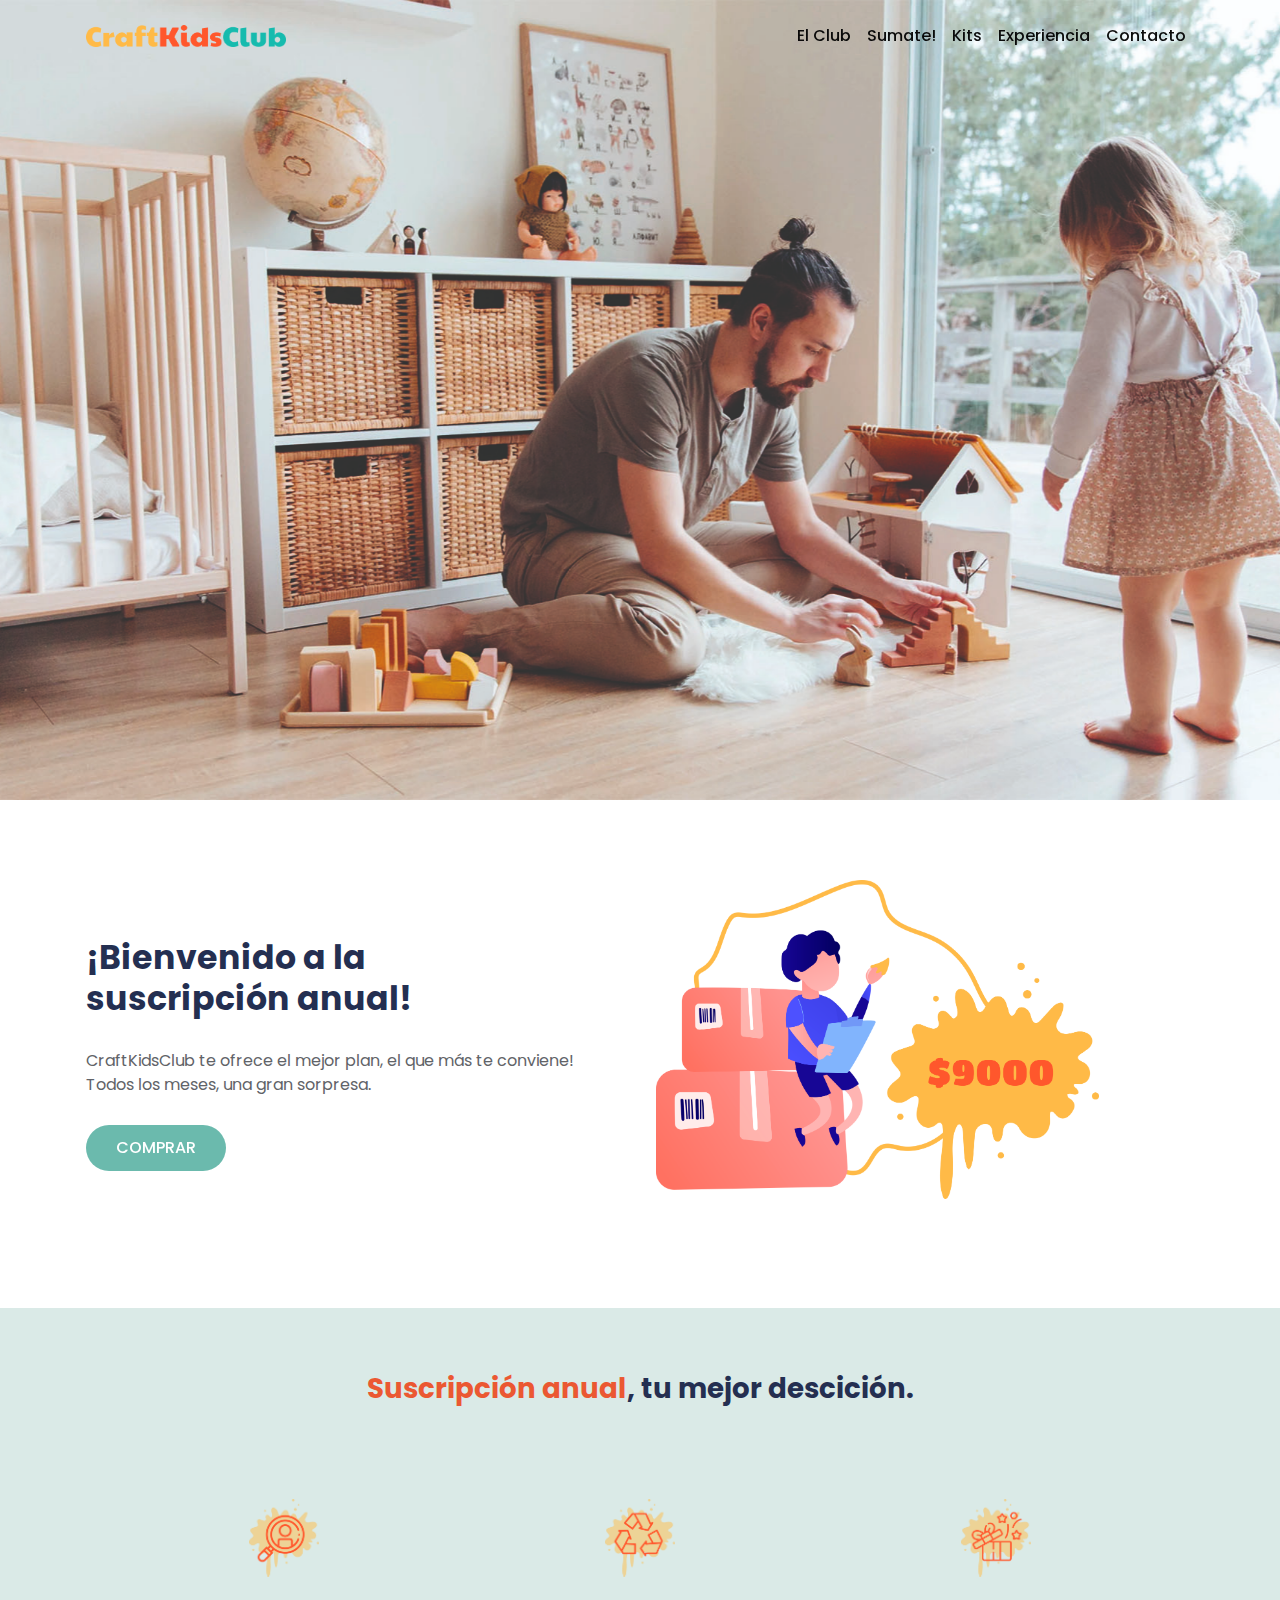
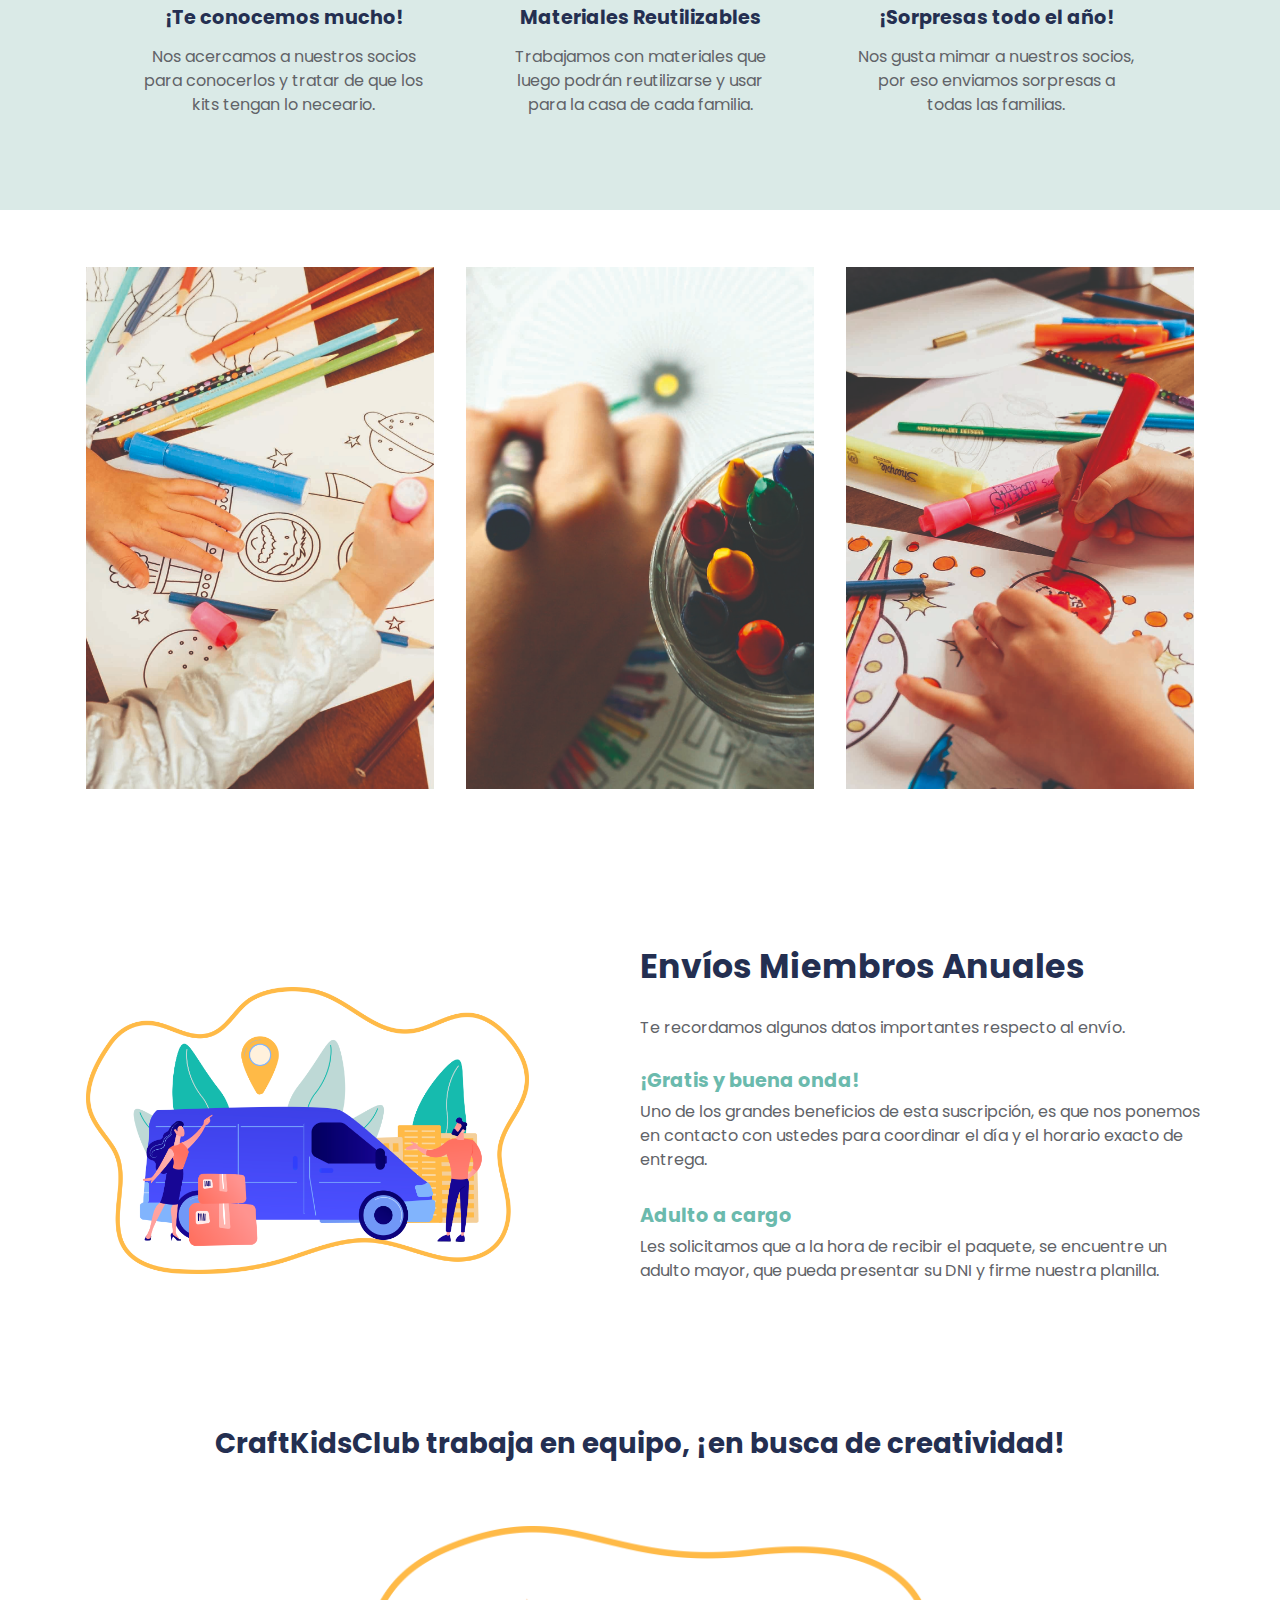
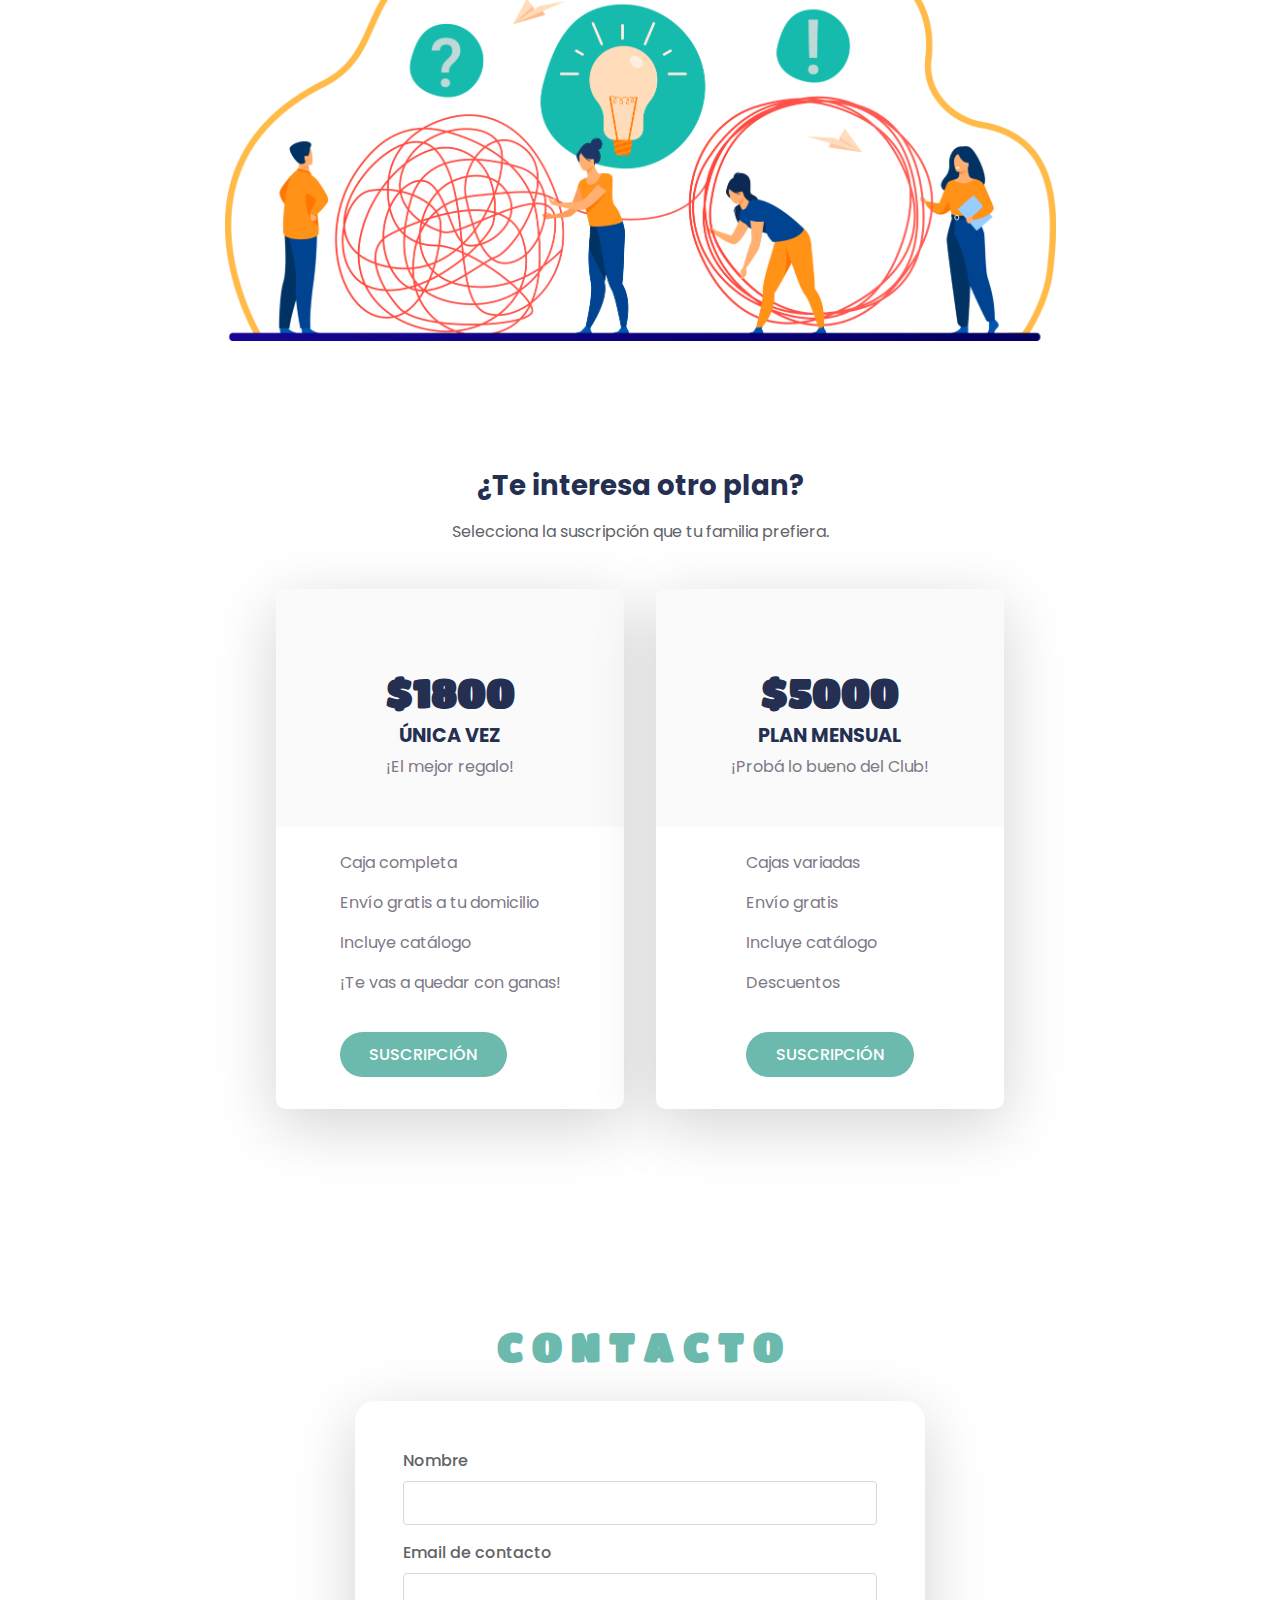
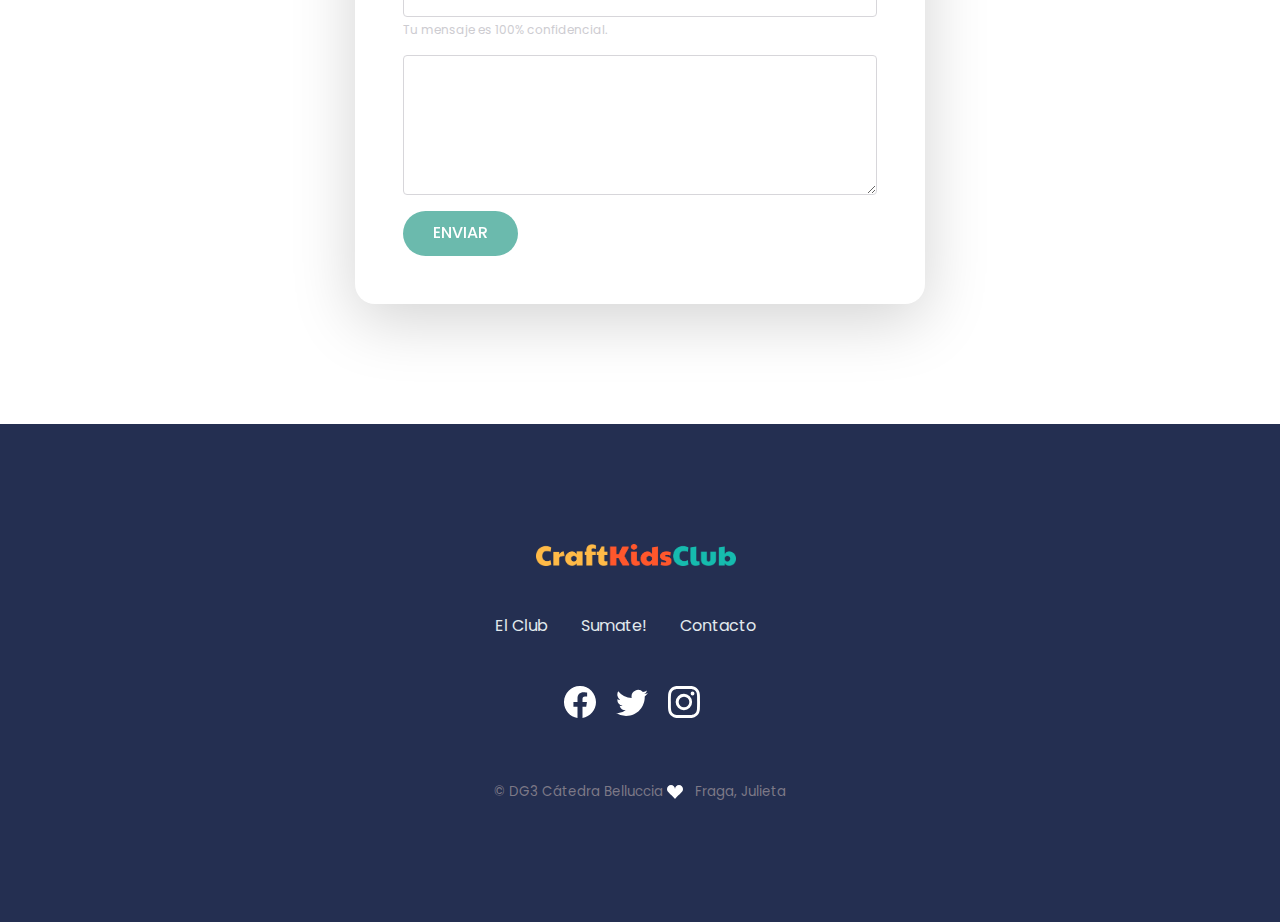
<file: suscripcion.html>
<!DOCTYPE html>
<html lang="en-US" dir="ltr">

  <head>
    <meta charset="utf-8">
    <meta http-equiv="X-UA-Compatible" content="IE=edge">
    <meta name="viewport" content="width=device-width, initial-scale=1">


    <!-- ===============================================-->
    <!--    Document Title-->
    <!-- ===============================================-->
    <title>Suscripcion Anual | Creatividad en familia</title>


    <!-- ===============================================-->
    <!--    Favicons-->
    <!-- ===============================================-->
<!--     <link rel="apple-touch-icon" sizes="180x180" href="assets/img/favicons/apple-touch-icon.png">
    <link rel="icon" type="image/png" sizes="32x32" href="assets/img/favicons/favicon-32x32.png">
    <link rel="icon" type="image/png" sizes="16x16" href="assets/img/favicons/favicon-16x16.png">
    <link rel="shortcut icon" type="image/x-icon" href="assets/img/favicons/favicon.ico">
    <link rel="manifest" href="assets/img/favicons/manifest.json">
    <meta name="msapplication-TileImage" content="assets/img/favicons/mstile-150x150.png">
    <meta name="theme-color" content="#ffffff"> -->

    <link rel="icon" type="image/png" href="assets/img/ckc/favicon2.png">


    <!-- ===============================================-->
    <!--    Stylesheets-->
    <!-- ===============================================-->
    <link href="assets/css/theme.css" rel="stylesheet" />
    <link rel="preconnect" href="https://fonts.googleapis.com">
<link rel="preconnect" href="https://fonts.gstatic.com" crossorigin>
<link href="https://fonts.googleapis.com/css2?family=Titan+One&display=swap" rel="stylesheet">
    <link href="assets/css/styles.css" rel="stylesheet" />

  </head>


  <body>

    <!-- ===============================================-->
    <!--    Main Content-->
    <!-- ===============================================-->
    <main class="main" id="top">
      <nav class="navbar navbar-expand-lg navbar-light fixed-top py-3" data-navbar-on-scroll="data-navbar-on-scroll">
        <div class="container">
          <a class="navbar-brand d-flex align-items-center fw-bold fs-2" href="craft-kids-club.html">
            <img src="assets/img/ckc/logo.png" class="logo" alt="">
          </a>
          <button class="navbar-toggler collapsed" type="button" data-bs-toggle="collapse" data-bs-target="#navbarSupportedContent" aria-controls="navbarSupportedContent" aria-expanded="false" aria-label="Toggle navigation"><span class="navbar-toggler-icon"></span></button>
          <div class="collapse navbar-collapse border-top border-lg-0 mt-4 mt-lg-0" id="navbarSupportedContent">
            <ul class="navbar-nav ms-auto pt-2 pt-lg-0">
              <li class="nav-item" data-anchor="data-anchor"><a class="nav-link fw-medium" href="#">El Club</a></li>
              <li class="nav-item" data-anchor="data-anchor"><a class="nav-link fw-medium" href="#">Sumate!</a></li>
              <li class="nav-item" data-anchor="data-anchor"><a class="nav-link fw-medium" href="#">Kits</a></li>
              <li class="nav-item" data-anchor="data-anchor"><a class="nav-link fw-medium" href="#">Experiencia</a></li>
              <li class="nav-item" data-anchor="data-anchor"><a class="nav-link fw-medium" href="#">Contacto</a></li>
            </ul>
            <!-- <form class="ps-lg-5">
              <button class="btn btn-lg btn-primary rounded-pill order-0" type="submit">Try for free</button>
            </form> -->
          </div>
        </div>
      </nav>

      <section class="py-0" id="home">
        <div class="bg-holder bg-holder-2">
        </div>
        <!--/.bg-holder-->

        <div class="container position-relative">
          <div class="row align-items-center py-8">
            <div class="col-md-7 col-lg-6 text-center text-md-start">
              <!-- <h1 class="mb-4 display-3 lh-sm text-white font-titan fs-5">Creatividad <br class="d-block d-lg-none d-xl-block" />ilimitada.</h1> -->
            </div>
          </div>
        </div>
      </section>

        <!-- ============================================-->
        <!-- <section> begin ============================-->
        <section class="py-7" id="elclub">

          <div class="container">
            <div class="row align-items-center">
              <div class="col-md-6 text-center text-md-start">
                <h6 class="fw-bold fs-4 display-3 lh-sm" >¡Bienvenido a la</span> <br />suscripción anual!</h6>
                <p class="my-4 pe-xl-5">CraftKidsClub te ofrece el mejor plan, el que más te conviene! Todos los meses, una gran sorpresa.</p>
                <button type="submit" class="btn btn-lg rounded-pill hover-top bg-blue text-white">COMPRAR</button>
              </div>
              <div class="col-md-5 order-md-0 text-center text-md-start mt-4 mt-md-0">
                <img class="img-fluid mb-4 d-md-block mx-auto" src="assets/img/ckc/img-4.png" width="600" alt="" />
              </div>
            </div> 
          </div>
          <!-- end of .container-->
  
        </section>
        <!-- <section> close ============================-->
        <!-- ============================================-->



        <!-- ============================================-->
      <!-- <section> begin ============================-->
      <section class="py-6 bg-grey" id="caracteristicas">

        <h6 class="fw-bold fs-3 display-3 lh-sm text-center mb-6 px-4 px-md-0"><span class="color-orange">Suscripción anual</span>, tu mejor descición.</h6>
        <div class="container">
          <div class="row justify-content-evenly"> 
            <div class="col-md-4 col-lg-3 mb-4 d-flex flex-column align-item-center text-center p-4 p-md-0">
              <div class="py-4"><img class="img-fluid" src="assets/img/ckc/icono-13.png" width="70" alt="" /></div>
              <h5 class="fw-bold">¡Te conocemos mucho!</h5>
              <p class="mt-2 mb-0">Nos acercamos a nuestros socios 
                para conocerlos y tratar de que los kits 
                tengan lo neceario.</p>
            </div>
            <div class="col-md-4 col-lg-3 mb-4 d-flex flex-column align-item-center text-center p-4 p-md-0">
              <div class="py-4"><img class="img-fluid" src="assets/img/ckc/icono-14.png" width="70" alt="" /></div>
              <h5 class="fw-bold">Materiales Reutilizables</h5>
              <p class="mt-2 mb-0">Trabajamos con materiales que luego 
                podrán reutilizarse y usar para 
                la casa de cada familia.</p>
            </div>
            <div class="col-md-4 col-lg-3 mb-4 d-flex flex-column align-item-center text-center p-4 p-md-0">
              <div class="py-4"><img class="img-fluid" src="assets/img/ckc/icono-15.png" width="70" alt="" /></div>
              <h5 class="fw-bold">¡Sorpresas todo el año!</h5>
              <p class="mt-2 mb-0">Nos gusta mimar a nuestros socios, 
                por eso enviamos sorpresas a 
                todas las familias.</p>
            </div>
          </div>
        </div>
        <!-- end of .container-->

      </section>
      <!-- <section> close ============================-->
      <!-- ============================================-->

      <section class="py-4" id="galeria">
        <div class="container">
          <div class="row px-4 px-md-0">
            <div class="col-md-6 col-lg-4 mt-4"> 
              <div class="img-wrapper">
                <img src="assets/img/ckc/foto-d1.jpg" alt="" class="w-100">
              </div>
            </div>
            <div class="col-md-6 col-lg-4 mt-4">
              <div class="img-wrapper">
                <img src="assets/img/ckc/foto-d2.jpg" alt="" class="w-100">
              </div>
            </div>
            <div class="col-md-6 col-lg-4 mt-4">
              <div class="img-wrapper">
                <img src="assets/img/ckc/foto-d3.jpg" alt="" class="w-100"> 
              </div>
          </div> 
        </div> 
      </section>


      <section class="py-5 mt-7" id="features">
        <div class="container-lg">
          <div class="row align-items-center">
            <div class="col-md-5 order-md-0 text-center text-md-start">
              <img class="img-fluid d-none d-md-inline-block" src="assets/img/ckc/img-5.png" width="900" alt="" />
            </div>
            <div class="col-md-7 col-lg-6 px-sm-5 px-md-0 offset-lg-1">
              <h6 class="fw-bold fs-4 display-3 lh-sm">Envíos Miembros Anuales</h6>
              <p class="my-4">Te recordamos algunos datos importantes respecto al envío.</p>
              <div class="d-flex align-items-center mb-3">
                <div>
                  <h5 class="fw-bold color-blue">¡Gratis y buena onda!</h5>
                  <p>Uno de los grandes beneficios de esta suscripción, es que nos ponemos en contacto con ustedes para coordinar el día y el horario exacto de entrega.</p>
                </div>
              </div>
              <div class="d-flex align-items-center mb-3">
                <div>
                  <h5 class="fw-bold color-blue">Adulto a cargo</h5>
                  <p>Les solicitamos que a la hora de recibir el paquete, se encuentre un adulto mayor, que pueda presentar su DNI y firme nuestra planilla.</p>
                </div>
              </div>
            </div>
          </div>
        </div>
      </section>


    <!-- ============================================-->
      <!-- <section> begin ============================-->
        <section class="py-6" id="pricing">
          <div class="container">
            <h6 class="fw-bold fs-3 display-3 lh-sm mb-3 text-center mb-6">CraftKidsClub trabaja en equipo, ¡en busca de creatividad!</h6>
            <img src="/assets/img/ckc/img-6.png" class="w-75 d-block mx-auto" alt="">
          </div>
        </section>




      <!-- ============================================-->
      <!-- <section> begin ============================-->
        <section class="py-6" id="pricing">

          <div class="container">
            <div class="row justify-content-center">
              <div class="col-md-8 col-lg-6 col-xxl-5 text-center mb-3">
                <h6 class="fw-bold fs-3 display-3 lh-sm mb-3">¿Te interesa otro plan?</h6>
                <p class="mb-4">Selecciona la suscripción que tu familia prefiera.</p>
              </div>
            </div>
            <div class="row flex-center">
              <!-- <div class="col-12 mb-3">
                <div class="d-flex justify-content-center">
                  <label class="form-check-label me-2" for="customSwitch1">Monthly</label>
                  <div class="form-check form-switch">
                    <input class="form-check-input" id="customSwitch1" type="checkbox" checked="checked" />
                    <label class="form-check-label align-top" for="customSwitch1">Yearly</label>
                  </div>
                </div>
              </div> -->
              <div class="col-lg-4">
                <div class="card shadow-lg mb-4 border-0">
                  <div class="card-header border-bottom-0 pt-7 pb-5">
                    <div class="d-flex justify-content-center">
                      <h1 class="fw-bold font-titan">$1800</h1><span class="d-flex align-items-center"></span>
                    </div>
                    <h5 class="fw-bold text-center">ÚNICA VEZ</h5><span class="text-700 text-center d-block">¡El mejor regalo!</span>
                  </div>
                  <div class="card-body mx-auto">
                    <ul class="list-unstyled mb-4">
                      <li class="text-700 py-2 text-secondary">Caja completa</li>
                      <li class="text-700 py-2 text-secondary">Envío gratis a tu domicilio</li>
                      <li class="text-700 py-2 text-secondary">Incluye catálogo</li>
                      <li class="text-700 py-2 text-secondary">¡Te vas a quedar con ganas! </li>
                    </ul><a class="btn btn-lg rounded-pill mb-3 bg-blue text-white" href="#">SUSCRIPCIÓN</a>
                  </div>
                </div>
              </div>
              <div class="col-lg-4">
                <div class="card shadow-lg mb-4 border-0">
                  <div class="card-header border-bottom-0 pt-7 pb-5">
                    <div class="d-flex justify-content-center">
                      <h1 class="fw-bold font-titan">$5000</h1><span class="d-flex align-items-center"></span>
                    </div>
                    <h5 class="fw-bold text-center">PLAN MENSUAL</h5><span class="text-700 text-center d-block">¡Probá lo bueno del Club!</span>
                  </div>
                  <div class="card-body mx-auto">
                    <ul class="list-unstyled mb-4">
                      <li class="text-700 py-2 text-secondary">Cajas variadas</li>
                      <li class="text-700 py-2 text-secondary">Envío gratis</li>
                      <li class="text-700 py-2 text-secondary">Incluye catálogo</li>
                      <li class="text-700 py-2 text-secondary">Descuentos </li>
                    </ul><a class="btn btn-lg rounded-pill mb-3 bg-blue text-white" href="#">SUSCRIPCIÓN</a>
                  </div>
                </div>
              </div>
            </div>
          </div>
          <!-- end of .container-->
  
        </section>
        <!-- <section> close ============================-->
        <!-- ============================================-->





        <section class="py-8" id="contacto">
          <div class="container">
            <h6 class="fw-bold fs-5 display-3 lh-sm mb-4 text-center color-blue font-titan">C O N T A C T O</h6>
            <div class="row px-4 px-md-0">
              <div class="col-md-8 col-lg-6 mx-auto p-4 p-md-5 bg-white rounded-3 shadow-lg">
                <form>
                  <div class="mb-3">
                    <label for="exampleInputName1" class="form-label">Nombre</label>
                    <input type="text" class="form-control" id="exampleInputName1">
                  </div>
                  <div class="mb-3">
                    <label for="exampleInputEmail1" class="form-label">Email de contacto</label>
                    <input type="email" class="form-control" id="exampleInputEmail1" aria-describedby="emailHelp">
                    <div id="emailHelp" class="form-text">Tu mensaje es 100% confidencial.</div>
                  </div>
                  <div class="mb-3">
                    <textarea name="message" id="" cols="30" rows="5" class="form-control"></textarea>
                  </div>
                  <button type="submit" class="btn btn-lg rounded-pill hover-top bg-blue text-white">ENVIAR</button>
                </form>
              </div>
            </div>
          </div>
        </section>



      <!-- ============================================-->
      <!-- <section> begin ============================-->
      <section class="py-8 bg-1000">

        <div class="container">
          <div class="row flex-center">
            <div class="col-auto mb-5"><a class="pe-2 d-flex align-items-center text-decoration-none fw-bold fs-3" href="#">
              <img src="assets/img/ckc/logo.png" class="logo" alt="">
              </a></div>
          </div>
          <div class="row flex-center">
            <div class="col-auto mb-5">
              <ul class="list-unstyled list-inline mb-0">
                <li class="list-inline-item me3 me-sm-4"><a class="text-light text-decoration-none" href="#">El Club</a></li>
                <li class="list-inline-item me3 me-sm-4"><a class="text-light text-decoration-none" href="#">Sumate!</a></li>
                <li class="list-inline-item me3 me-sm-4"><a class="text-light text-decoration-none" href="#">Contacto</a></li>
              </ul>
            </div>
          </div>
          <div class="row flex-center">
            <div class="col-auto mb-5">
              <ul class="list-unstyled list-inline">
                <li class="list-inline-item me-3"><a class="text-decoration-none" href="#!">
                    <svg class="bi bi-facebook" xmlns="http://www.w3.org/2000/svg" width="32" height="32" fill="#ffffff" viewBox="0 0 16 16">
                      <path d="M16 8.049c0-4.446-3.582-8.05-8-8.05C3.58 0-.002 3.603-.002 8.05c0 4.017 2.926 7.347 6.75 7.951v-5.625h-2.03V8.05H6.75V6.275c0-2.017 1.195-3.131 3.022-3.131.876 0 1.791.157 1.791.157v1.98h-1.009c-.993 0-1.303.621-1.303 1.258v1.51h2.218l-.354 2.326H9.25V16c3.824-.604 6.75-3.934 6.75-7.951z"></path>
                    </svg></a></li>
                <li class="list-inline-item me-3"><a href="#!">
                    <svg class="bi bi-twitter" xmlns="http://www.w3.org/2000/svg" width="32" height="32" fill="#ffffff" viewBox="0 0 16 16">
                      <path d="M5.026 15c6.038 0 9.341-5.003 9.341-9.334 0-.14 0-.282-.006-.422A6.685 6.685 0 0 0 16 3.542a6.658 6.658 0 0 1-1.889.518 3.301 3.301 0 0 0 1.447-1.817 6.533 6.533 0 0 1-2.087.793A3.286 3.286 0 0 0 7.875 6.03a9.325 9.325 0 0 1-6.767-3.429 3.289 3.289 0 0 0 1.018 4.382A3.323 3.323 0 0 1 .64 6.575v.045a3.288 3.288 0 0 0 2.632 3.218 3.203 3.203 0 0 1-.865.115 3.23 3.23 0 0 1-.614-.057 3.283 3.283 0 0 0 3.067 2.277A6.588 6.588 0 0 1 .78 13.58a6.32 6.32 0 0 1-.78-.045A9.344 9.344 0 0 0 5.026 15z"></path>
                    </svg></a></li>
                
                <li class="list-inline-item me-3"><a href="#!">
                    <svg class="bi bi-instagram" xmlns="http://www.w3.org/2000/svg" width="32" height="32" fill="#ffffff" viewBox="0 0 16 16">
                      <path d="M8 0C5.829 0 5.556.01 4.703.048 3.85.088 3.269.222 2.76.42a3.917 3.917 0 0 0-1.417.923A3.927 3.927 0 0 0 .42 2.76C.222 3.268.087 3.85.048 4.7.01 5.555 0 5.827 0 8.001c0 2.172.01 2.444.048 3.297.04.852.174 1.433.372 1.942.205.526.478.972.923 1.417.444.445.89.719 1.416.923.51.198 1.09.333 1.942.372C5.555 15.99 5.827 16 8 16s2.444-.01 3.298-.048c.851-.04 1.434-.174 1.943-.372a3.916 3.916 0 0 0 1.416-.923c.445-.445.718-.891.923-1.417.197-.509.332-1.09.372-1.942C15.99 10.445 16 10.173 16 8s-.01-2.445-.048-3.299c-.04-.851-.175-1.433-.372-1.941a3.926 3.926 0 0 0-.923-1.417A3.911 3.911 0 0 0 13.24.42c-.51-.198-1.092-.333-1.943-.372C10.443.01 10.172 0 7.998 0h.003zm-.717 1.442h.718c2.136 0 2.389.007 3.232.046.78.035 1.204.166 1.486.275.373.145.64.319.92.599.28.28.453.546.598.92.11.281.24.705.275 1.485.039.843.047 1.096.047 3.231s-.008 2.389-.047 3.232c-.035.78-.166 1.203-.275 1.485a2.47 2.47 0 0 1-.599.919c-.28.28-.546.453-.92.598-.28.11-.704.24-1.485.276-.843.038-1.096.047-3.232.047s-2.39-.009-3.233-.047c-.78-.036-1.203-.166-1.485-.276a2.478 2.478 0 0 1-.92-.598 2.48 2.48 0 0 1-.6-.92c-.109-.281-.24-.705-.275-1.485-.038-.843-.046-1.096-.046-3.233 0-2.136.008-2.388.046-3.231.036-.78.166-1.204.276-1.486.145-.373.319-.64.599-.92.28-.28.546-.453.92-.598.282-.11.705-.24 1.485-.276.738-.034 1.024-.044 2.515-.045v.002zm4.988 1.328a.96.96 0 1 0 0 1.92.96.96 0 0 0 0-1.92zm-4.27 1.122a4.109 4.109 0 1 0 0 8.217 4.109 4.109 0 0 0 0-8.217zm0 1.441a2.667 2.667 0 1 1 0 5.334 2.667 2.667 0 0 1 0-5.334z"> </path>
                    </svg></a></li>
              </ul>
            </div>
          </div>
          <div class="row flex-center">
            <div class="col-auto">
              <p class="mb-0 fs--1 text-700">&copy; DG3 Cátedra Belluccia
                <svg class="bi bi-suit-heart-fill" xmlns="http://www.w3.org/2000/svg" width="16" height="16" fill="#ffffff" viewBox="0 0 16 16">
                  <path d="M4 1c2.21 0 4 1.755 4 3.92C8 2.755 9.79 1 12 1s4 1.755 4 3.92c0 3.263-3.234 4.414-7.608 9.608a.513.513 0 0 1-.784 0C3.234 9.334 0 8.183 0 4.92 0 2.755 1.79 1 4 1z"></path>
                </svg>&nbsp; &nbsp;<a class="text-700" href="https://themewagon.com/" target="_blank">Fraga, Julieta</a>
              </p>
            </div>
          </div>
        </div>
        <!-- end of .container-->

      </section>
      <!-- <section> close ============================-->
      <!-- ============================================-->


    </main>
    <!-- ===============================================-->
    <!--    End of Main Content-->
    <!-- ===============================================-->




    <!-- ===============================================-->
    <!--    JavaScripts-->
    <!-- ===============================================-->
    <script src="vendors/@popperjs/popper.min.js"></script>
    <script src="vendors/bootstrap/bootstrap.min.js"></script>
    <script src="vendors/is/is.min.js"></script>
    <script src="https://polyfill.io/v3/polyfill.min.js?features=window.scroll"></script>
    <script src="assets/js/theme.js"></script>

    <link href="https://fonts.googleapis.com/css2?family=Poppins:ital,wght@0,200;0,300;0,400;0,500;0,600;0,700;0,800;0,900;1,200;1,300;1,400&amp;display=swap" rel="stylesheet">
  </body>

</html>
</file>
<file: assets/css/theme.css>
/* -------------------------------------------------------------------------- */
/*                                 Theme                                      */
/* -------------------------------------------------------------------------- */
/* prettier-ignore */
/* -------------------------------------------------------------------------- */
/*                                  Utilities                                 */
/* -------------------------------------------------------------------------- */
/*-----------------------------------------------
|   Bootstrap Styles
-----------------------------------------------*/
/*!
 * Bootstrap v5.0.0-alpha1 (https://getbootstrap.com/)
 * Copyright 2011-2020 The Bootstrap Authors
 * Copyright 2011-2020 Twitter, Inc.
 * Licensed under MIT (https://github.com/twbs/bootstrap/blob/main/LICENSE)
 */
:root {
  --bs-blue: #2500F9;
  --bs-indigo: #727cf5;
  --bs-purple: #ad45f6;
  --bs-pink: #f6458e;
  --bs-red: #F55767;
  --bs-orange: #f6d845;
  --bs-yellow: #FCAE61;
  --bs-green: #40975F;
  --bs-teal: #299EF3;
  --bs-cyan: #38B0F5;
  --bs-white: #fff;
  --bs-gray: #C3C1C8;
  --bs-gray-dark: #616368;
  --bs-primary: #2500F9;
  --bs-secondary: #4F5665;
  --bs-success: #40975F;
  --bs-info: #ad45f6;
  --bs-warning: #FCAE61;
  --bs-danger: #F55767;
  --bs-light: #E2EAED;
  --bs-dark: #1F1534;
  --bs-font-sans-serif: "Poppins", "Open Sans", -apple-system, BlinkMacSystemFont, "Segoe UI", "Helvetica Neue", Arial, sans-serif, "Apple Color Emoji", "Segoe UI Emoji", "Segoe UI Symbol";
  --bs-font-monospace: "SFMono-Regular", Menlo, Monaco, Consolas, "Liberation Mono", "Courier New", monospace;
  --bs-gradient: linear-gradient(180deg, rgba(255, 255, 255, 0.15), rgba(255, 255, 255, 0));
}

*,
*::before,
*::after {
  -webkit-box-sizing: border-box;
  box-sizing: border-box;
}

@media (prefers-reduced-motion: no-preference) {
  :root {
    scroll-behavior: smooth;
  }
}

body {
  margin: 0;
  font-family: "Poppins", -apple-system, BlinkMacSystemFont, "Segoe UI", "Helvetica Neue", Arial, sans-serif, "Apple Color Emoji", "Segoe UI Emoji", "Segoe UI Symbol";
  font-size: 1rem;
  font-weight: 400;
  line-height: 1.5;
  color: #616368;
  background-color: #fff;
  -webkit-text-size-adjust: 100%;
  -webkit-tap-highlight-color: rgba(0, 0, 0, 0);
}

[tabindex="-1"]:focus:not(:focus-visible) {
  outline: 0 !important;
}

hr {
  margin: 1rem 0;
  color: #E1E0E4;
  background-color: currentColor;
  border: 0;
  opacity: 1;
}

hr:not([size]) {
  height: 1px;
}

h1, .h1, h2, .h2, h3, .h3, h4, .h4, h5, .h5, h6, .h6 {
  margin-top: 0;
  margin-bottom: 0.5rem;
  font-family: "Poppins", "Open Sans", -apple-system, BlinkMacSystemFont, "Segoe UI", "Helvetica Neue", Arial, sans-serif, "Apple Color Emoji", "Segoe UI Emoji", "Segoe UI Symbol";
  font-weight: 500;
  line-height: 1.2;
  color: #242F51;
}

h1, .h1 {
  font-size: calc(1.37383rem + 1.48598vw);
}

@media (min-width: 1200px) {
  h1, .h1 {
    font-size: 2.48832rem;
  }
}

h2, .h2 {
  font-size: calc(1.33236rem + 0.98832vw);
}

@media (min-width: 1200px) {
  h2, .h2 {
    font-size: 2.0736rem;
  }
}

h3, .h3 {
  font-size: calc(1.2978rem + 0.5736vw);
}

@media (min-width: 1200px) {
  h3, .h3 {
    font-size: 1.728rem;
  }
}

h4, .h4 {
  font-size: calc(1.269rem + 0.228vw);
}

@media (min-width: 1200px) {
  h4, .h4 {
    font-size: 1.44rem;
  }
}

h5, .h5 {
  font-size: 1.2rem;
}

h6, .h6 {
  font-size: 0.83333rem;
}

p {
  margin-top: 0;
  margin-bottom: 1rem;
}

abbr[title],
abbr[data-bs-original-title] {
  text-decoration: underline;
  -webkit-text-decoration: underline dotted;
  text-decoration: underline dotted;
  cursor: help;
  -webkit-text-decoration-skip-ink: none;
  text-decoration-skip-ink: none;
}

address {
  margin-bottom: 1rem;
  font-style: normal;
  line-height: inherit;
}

ol,
ul {
  padding-left: 2rem;
}

ol,
ul,
dl {
  margin-top: 0;
  margin-bottom: 1rem;
}

ol ol,
ul ul,
ol ul,
ul ol {
  margin-bottom: 0;
}

dt {
  font-weight: 700;
}

dd {
  margin-bottom: .5rem;
  margin-left: 0;
}

blockquote {
  margin: 0 0 1rem;
}

b,
strong {
  font-weight: 800;
}

small, .small {
  font-size: 75%;
}

mark, .mark {
  padding: 0.2em;
  background-color: #fcf8e3;
}

sub,
sup {
  position: relative;
  font-size: 0.75em;
  line-height: 0;
  vertical-align: baseline;
}

sub {
  bottom: -.25em;
}

sup {
  top: -.5em;
}

a {
  color: #2500F9;
  text-decoration: none;
}

a:hover {
  color: #1e00c7;
  text-decoration: underline;
}

a:not([href]):not([class]), a:not([href]):not([class]):hover {
  color: inherit;
  text-decoration: none;
}

pre,
code,
kbd,
samp {
  font-family: var(--bs-font-monospace);
  font-size: 1em;
  direction: ltr /* rtl:ignore */;
  unicode-bidi: bidi-override;
}

pre {
  display: block;
  margin-top: 0;
  margin-bottom: 1rem;
  overflow: auto;
  font-size: 75%;
}

pre code {
  font-size: inherit;
  color: inherit;
  word-break: normal;
}

code {
  font-size: 75%;
  color: #f6458e;
  word-wrap: break-word;
}

a > code {
  color: inherit;
}

kbd {
  padding: 0.2rem 0.4rem;
  font-size: 75%;
  color: #fff;
  background-color: #4F5665;
  border-radius: 0.625rem;
}

kbd kbd {
  padding: 0;
  font-size: 1em;
  font-weight: 700;
}

figure {
  margin: 0 0 1rem;
}

img,
svg {
  vertical-align: middle;
}

table {
  caption-side: bottom;
  border-collapse: collapse;
}

caption {
  padding-top: 0.5rem;
  padding-bottom: 0.5rem;
  color: #CDCCD1;
  text-align: left;
}

th {
  text-align: inherit;
  text-align: -webkit-match-parent;
}

thead,
tbody,
tfoot,
tr,
td,
th {
  border-color: inherit;
  border-style: solid;
  border-width: 0;
}

label {
  display: inline-block;
}

button {
  border-radius: 0;
}

button:focus:not(:focus-visible) {
  outline: 0;
}

input,
button,
select,
optgroup,
textarea {
  margin: 0;
  font-family: inherit;
  font-size: inherit;
  line-height: inherit;
}

button,
select {
  text-transform: none;
}

[role="button"] {
  cursor: pointer;
}

select {
  word-wrap: normal;
}

[list]::-webkit-calendar-picker-indicator {
  display: none;
}

button,
[type="button"],
[type="reset"],
[type="submit"] {
  -webkit-appearance: button;
}

button:not(:disabled),
[type="button"]:not(:disabled),
[type="reset"]:not(:disabled),
[type="submit"]:not(:disabled) {
  cursor: pointer;
}

::-moz-focus-inner {
  padding: 0;
  border-style: none;
}

textarea {
  resize: vertical;
}

fieldset {
  min-width: 0;
  padding: 0;
  margin: 0;
  border: 0;
}

legend {
  float: left;
  width: 100%;
  padding: 0;
  margin-bottom: 0.5rem;
  font-size: calc(1.275rem + 0.3vw);
  line-height: inherit;
}

@media (min-width: 1200px) {
  legend {
    font-size: 1.5rem;
  }
}

legend + * {
  clear: left;
}

::-webkit-datetime-edit-fields-wrapper,
::-webkit-datetime-edit-text,
::-webkit-datetime-edit-minute,
::-webkit-datetime-edit-hour-field,
::-webkit-datetime-edit-day-field,
::-webkit-datetime-edit-month-field,
::-webkit-datetime-edit-year-field {
  padding: 0;
}

::-webkit-inner-spin-button {
  height: auto;
}

[type="search"] {
  outline-offset: -2px;
  -webkit-appearance: textfield;
}

/* rtl:raw:
[type="tel"],
[type="url"],
[type="email"],
[type="number"] {
  direction: ltr;
}
*/
::-webkit-search-decoration {
  -webkit-appearance: none;
}

::-webkit-color-swatch-wrapper {
  padding: 0;
}

::file-selector-button {
  font: inherit;
}

::-webkit-file-upload-button {
  font: inherit;
  -webkit-appearance: button;
}

output {
  display: inline-block;
}

iframe {
  border: 0;
}

summary {
  display: list-item;
  cursor: pointer;
}

progress {
  vertical-align: baseline;
}

[hidden] {
  display: none !important;
}

.lead {
  font-size: 1.2rem;
  font-weight: 400;
}

.display-1 {
  font-size: calc(1.55498rem + 3.65978vw);
  font-weight: 900;
  line-height: 1;
}

@media (min-width: 1200px) {
  .display-1 {
    font-size: 4.29982rem;
  }
}

.display-2 {
  font-size: calc(1.48332rem + 2.79982vw);
  font-weight: 900;
  line-height: 1;
}

@media (min-width: 1200px) {
  .display-2 {
    font-size: 3.58318rem;
  }
}

.display-3 {
  font-size: calc(1.4236rem + 2.08318vw);
  font-weight: 900;
  line-height: 1;
}

@media (min-width: 1200px) {
  .display-3 {
    font-size: 2.98598rem;
  }
}

.display-4 {
  font-size: calc(1.37383rem + 1.48598vw);
  font-weight: 900;
  line-height: 1;
}

@media (min-width: 1200px) {
  .display-4 {
    font-size: 2.48832rem;
  }
}

.display-5 {
  font-size: calc(1.33236rem + 0.98832vw);
  font-weight: 900;
  line-height: 1;
}

@media (min-width: 1200px) {
  .display-5 {
    font-size: 2.0736rem;
  }
}

.display-6 {
  font-size: calc(1.2978rem + 0.5736vw);
  font-weight: 900;
  line-height: 1;
}

@media (min-width: 1200px) {
  .display-6 {
    font-size: 1.728rem;
  }
}

.list-unstyled {
  padding-left: 0;
  list-style: none;
}

.list-inline {
  padding-left: 0;
  list-style: none;
}

.list-inline-item {
  display: inline-block;
}

.list-inline-item:not(:last-child) {
  margin-right: 0.5rem;
}

.initialism {
  font-size: 75%;
  text-transform: uppercase;
}

.blockquote {
  margin-bottom: 1rem;
  font-size: 1.2rem;
}

.blockquote > :last-child {
  margin-bottom: 0;
}

.blockquote-footer {
  margin-top: -1rem;
  margin-bottom: 1rem;
  font-size: 75%;
  color: #C3C1C8;
}

.blockquote-footer::before {
  content: "\2014\00A0";
}

.img-fluid {
  max-width: 100%;
  height: auto;
}

.img-thumbnail {
  padding: 0.25rem;
  background-color: #fff;
  border: 1px solid #E1E0E4;
  border-radius: 0.25rem;
  max-width: 100%;
  height: auto;
}

.figure {
  display: inline-block;
}

.figure-img {
  margin-bottom: 0.5rem;
  line-height: 1;
}

.figure-caption {
  font-size: 75%;
  color: #C3C1C8;
}

.container,
.container-fluid,
.container-sm,
.container-md,
.container-lg,
.container-xl,
.container-xxl {
  width: 100%;
  padding-right: var(--bs-gutter-x, 1rem);
  padding-left: var(--bs-gutter-x, 1rem);
  margin-right: auto;
  margin-left: auto;
}

@media (min-width: 576px) {
  .container, .container-sm {
    max-width: 540px;
  }
}

@media (min-width: 768px) {
  .container, .container-sm, .container-md {
    max-width: 720px;
  }
}

@media (min-width: 992px) {
  .container, .container-sm, .container-md, .container-lg {
    max-width: 960px;
  }
}

@media (min-width: 1200px) {
  .container, .container-sm, .container-md, .container-lg, .container-xl {
    max-width: 1140px;
  }
}

@media (min-width: 1540px) {
  .container, .container-sm, .container-md, .container-lg, .container-xl, .container-xxl {
    max-width: 1480px;
  }
}

.row {
  --bs-gutter-x: 2rem;
  --bs-gutter-y: 0;
  display: -webkit-box;
  display: -ms-flexbox;
  display: flex;
  -ms-flex-wrap: wrap;
  flex-wrap: wrap;
  margin-top: calc(var(--bs-gutter-y) * -1);
  margin-right: calc(var(--bs-gutter-x) / -2);
  margin-left: calc(var(--bs-gutter-x) / -2);
}

.row > * {
  -ms-flex-negative: 0;
  flex-shrink: 0;
  width: 100%;
  max-width: 100%;
  padding-right: calc(var(--bs-gutter-x) / 2);
  padding-left: calc(var(--bs-gutter-x) / 2);
  margin-top: var(--bs-gutter-y);
}

.col {
  -webkit-box-flex: 1;
  -ms-flex: 1 0 0%;
  flex: 1 0 0%;
}

.row-cols-auto > * {
  -webkit-box-flex: 0;
  -ms-flex: 0 0 auto;
  flex: 0 0 auto;
  width: auto;
}

.row-cols-1 > * {
  -webkit-box-flex: 0;
  -ms-flex: 0 0 auto;
  flex: 0 0 auto;
  width: 100%;
}

.row-cols-2 > * {
  -webkit-box-flex: 0;
  -ms-flex: 0 0 auto;
  flex: 0 0 auto;
  width: 50%;
}

.row-cols-3 > * {
  -webkit-box-flex: 0;
  -ms-flex: 0 0 auto;
  flex: 0 0 auto;
  width: 33.33333%;
}

.row-cols-4 > * {
  -webkit-box-flex: 0;
  -ms-flex: 0 0 auto;
  flex: 0 0 auto;
  width: 25%;
}

.row-cols-5 > * {
  -webkit-box-flex: 0;
  -ms-flex: 0 0 auto;
  flex: 0 0 auto;
  width: 20%;
}

.row-cols-6 > * {
  -webkit-box-flex: 0;
  -ms-flex: 0 0 auto;
  flex: 0 0 auto;
  width: 16.66667%;
}

.col-auto {
  -webkit-box-flex: 0;
  -ms-flex: 0 0 auto;
  flex: 0 0 auto;
  width: auto;
}

.col-1 {
  -webkit-box-flex: 0;
  -ms-flex: 0 0 auto;
  flex: 0 0 auto;
  width: 8.33333%;
}

.col-2 {
  -webkit-box-flex: 0;
  -ms-flex: 0 0 auto;
  flex: 0 0 auto;
  width: 16.66667%;
}

.col-3 {
  -webkit-box-flex: 0;
  -ms-flex: 0 0 auto;
  flex: 0 0 auto;
  width: 25%;
}

.col-4 {
  -webkit-box-flex: 0;
  -ms-flex: 0 0 auto;
  flex: 0 0 auto;
  width: 33.33333%;
}

.col-5 {
  -webkit-box-flex: 0;
  -ms-flex: 0 0 auto;
  flex: 0 0 auto;
  width: 41.66667%;
}

.col-6 {
  -webkit-box-flex: 0;
  -ms-flex: 0 0 auto;
  flex: 0 0 auto;
  width: 50%;
}

.col-7 {
  -webkit-box-flex: 0;
  -ms-flex: 0 0 auto;
  flex: 0 0 auto;
  width: 58.33333%;
}

.col-8 {
  -webkit-box-flex: 0;
  -ms-flex: 0 0 auto;
  flex: 0 0 auto;
  width: 66.66667%;
}

.col-9 {
  -webkit-box-flex: 0;
  -ms-flex: 0 0 auto;
  flex: 0 0 auto;
  width: 75%;
}

.col-10 {
  -webkit-box-flex: 0;
  -ms-flex: 0 0 auto;
  flex: 0 0 auto;
  width: 83.33333%;
}

.col-11 {
  -webkit-box-flex: 0;
  -ms-flex: 0 0 auto;
  flex: 0 0 auto;
  width: 91.66667%;
}

.col-12 {
  -webkit-box-flex: 0;
  -ms-flex: 0 0 auto;
  flex: 0 0 auto;
  width: 100%;
}

.offset-1 {
  margin-left: 8.33333%;
}

.offset-2 {
  margin-left: 16.66667%;
}

.offset-3 {
  margin-left: 25%;
}

.offset-4 {
  margin-left: 33.33333%;
}

.offset-5 {
  margin-left: 41.66667%;
}

.offset-6 {
  margin-left: 50%;
}

.offset-7 {
  margin-left: 58.33333%;
}

.offset-8 {
  margin-left: 66.66667%;
}

.offset-9 {
  margin-left: 75%;
}

.offset-10 {
  margin-left: 83.33333%;
}

.offset-11 {
  margin-left: 91.66667%;
}

.g-0,
.gx-0 {
  --bs-gutter-x: 0;
}

.g-0,
.gy-0 {
  --bs-gutter-y: 0;
}

.g-1,
.gx-1 {
  --bs-gutter-x: 0.25rem;
}

.g-1,
.gy-1 {
  --bs-gutter-y: 0.25rem;
}

.g-2,
.gx-2 {
  --bs-gutter-x: 0.5rem;
}

.g-2,
.gy-2 {
  --bs-gutter-y: 0.5rem;
}

.g-3,
.gx-3 {
  --bs-gutter-x: 1rem;
}

.g-3,
.gy-3 {
  --bs-gutter-y: 1rem;
}

.g-4,
.gx-4 {
  --bs-gutter-x: 1.8rem;
}

.g-4,
.gy-4 {
  --bs-gutter-y: 1.8rem;
}

.g-5,
.gx-5 {
  --bs-gutter-x: 3rem;
}

.g-5,
.gy-5 {
  --bs-gutter-y: 3rem;
}

.g-6,
.gx-6 {
  --bs-gutter-x: 4rem;
}

.g-6,
.gy-6 {
  --bs-gutter-y: 4rem;
}

.g-7,
.gx-7 {
  --bs-gutter-x: 5rem;
}

.g-7,
.gy-7 {
  --bs-gutter-y: 5rem;
}

.g-8,
.gx-8 {
  --bs-gutter-x: 7.5rem;
}

.g-8,
.gy-8 {
  --bs-gutter-y: 7.5rem;
}

.g-9,
.gx-9 {
  --bs-gutter-x: 10rem;
}

.g-9,
.gy-9 {
  --bs-gutter-y: 10rem;
}

.g-10,
.gx-10 {
  --bs-gutter-x: 12.5rem;
}

.g-10,
.gy-10 {
  --bs-gutter-y: 12.5rem;
}

.g-11,
.gx-11 {
  --bs-gutter-x: 15rem;
}

.g-11,
.gy-11 {
  --bs-gutter-y: 15rem;
}

@media (min-width: 576px) {
  .col-sm {
    -webkit-box-flex: 1;
    -ms-flex: 1 0 0%;
    flex: 1 0 0%;
  }
  .row-cols-sm-auto > * {
    -webkit-box-flex: 0;
    -ms-flex: 0 0 auto;
    flex: 0 0 auto;
    width: auto;
  }
  .row-cols-sm-1 > * {
    -webkit-box-flex: 0;
    -ms-flex: 0 0 auto;
    flex: 0 0 auto;
    width: 100%;
  }
  .row-cols-sm-2 > * {
    -webkit-box-flex: 0;
    -ms-flex: 0 0 auto;
    flex: 0 0 auto;
    width: 50%;
  }
  .row-cols-sm-3 > * {
    -webkit-box-flex: 0;
    -ms-flex: 0 0 auto;
    flex: 0 0 auto;
    width: 33.33333%;
  }
  .row-cols-sm-4 > * {
    -webkit-box-flex: 0;
    -ms-flex: 0 0 auto;
    flex: 0 0 auto;
    width: 25%;
  }
  .row-cols-sm-5 > * {
    -webkit-box-flex: 0;
    -ms-flex: 0 0 auto;
    flex: 0 0 auto;
    width: 20%;
  }
  .row-cols-sm-6 > * {
    -webkit-box-flex: 0;
    -ms-flex: 0 0 auto;
    flex: 0 0 auto;
    width: 16.66667%;
  }
  .col-sm-auto {
    -webkit-box-flex: 0;
    -ms-flex: 0 0 auto;
    flex: 0 0 auto;
    width: auto;
  }
  .col-sm-1 {
    -webkit-box-flex: 0;
    -ms-flex: 0 0 auto;
    flex: 0 0 auto;
    width: 8.33333%;
  }
  .col-sm-2 {
    -webkit-box-flex: 0;
    -ms-flex: 0 0 auto;
    flex: 0 0 auto;
    width: 16.66667%;
  }
  .col-sm-3 {
    -webkit-box-flex: 0;
    -ms-flex: 0 0 auto;
    flex: 0 0 auto;
    width: 25%;
  }
  .col-sm-4 {
    -webkit-box-flex: 0;
    -ms-flex: 0 0 auto;
    flex: 0 0 auto;
    width: 33.33333%;
  }
  .col-sm-5 {
    -webkit-box-flex: 0;
    -ms-flex: 0 0 auto;
    flex: 0 0 auto;
    width: 41.66667%;
  }
  .col-sm-6 {
    -webkit-box-flex: 0;
    -ms-flex: 0 0 auto;
    flex: 0 0 auto;
    width: 50%;
  }
  .col-sm-7 {
    -webkit-box-flex: 0;
    -ms-flex: 0 0 auto;
    flex: 0 0 auto;
    width: 58.33333%;
  }
  .col-sm-8 {
    -webkit-box-flex: 0;
    -ms-flex: 0 0 auto;
    flex: 0 0 auto;
    width: 66.66667%;
  }
  .col-sm-9 {
    -webkit-box-flex: 0;
    -ms-flex: 0 0 auto;
    flex: 0 0 auto;
    width: 75%;
  }
  .col-sm-10 {
    -webkit-box-flex: 0;
    -ms-flex: 0 0 auto;
    flex: 0 0 auto;
    width: 83.33333%;
  }
  .col-sm-11 {
    -webkit-box-flex: 0;
    -ms-flex: 0 0 auto;
    flex: 0 0 auto;
    width: 91.66667%;
  }
  .col-sm-12 {
    -webkit-box-flex: 0;
    -ms-flex: 0 0 auto;
    flex: 0 0 auto;
    width: 100%;
  }
  .offset-sm-0 {
    margin-left: 0;
  }
  .offset-sm-1 {
    margin-left: 8.33333%;
  }
  .offset-sm-2 {
    margin-left: 16.66667%;
  }
  .offset-sm-3 {
    margin-left: 25%;
  }
  .offset-sm-4 {
    margin-left: 33.33333%;
  }
  .offset-sm-5 {
    margin-left: 41.66667%;
  }
  .offset-sm-6 {
    margin-left: 50%;
  }
  .offset-sm-7 {
    margin-left: 58.33333%;
  }
  .offset-sm-8 {
    margin-left: 66.66667%;
  }
  .offset-sm-9 {
    margin-left: 75%;
  }
  .offset-sm-10 {
    margin-left: 83.33333%;
  }
  .offset-sm-11 {
    margin-left: 91.66667%;
  }
  .g-sm-0,
  .gx-sm-0 {
    --bs-gutter-x: 0;
  }
  .g-sm-0,
  .gy-sm-0 {
    --bs-gutter-y: 0;
  }
  .g-sm-1,
  .gx-sm-1 {
    --bs-gutter-x: 0.25rem;
  }
  .g-sm-1,
  .gy-sm-1 {
    --bs-gutter-y: 0.25rem;
  }
  .g-sm-2,
  .gx-sm-2 {
    --bs-gutter-x: 0.5rem;
  }
  .g-sm-2,
  .gy-sm-2 {
    --bs-gutter-y: 0.5rem;
  }
  .g-sm-3,
  .gx-sm-3 {
    --bs-gutter-x: 1rem;
  }
  .g-sm-3,
  .gy-sm-3 {
    --bs-gutter-y: 1rem;
  }
  .g-sm-4,
  .gx-sm-4 {
    --bs-gutter-x: 1.8rem;
  }
  .g-sm-4,
  .gy-sm-4 {
    --bs-gutter-y: 1.8rem;
  }
  .g-sm-5,
  .gx-sm-5 {
    --bs-gutter-x: 3rem;
  }
  .g-sm-5,
  .gy-sm-5 {
    --bs-gutter-y: 3rem;
  }
  .g-sm-6,
  .gx-sm-6 {
    --bs-gutter-x: 4rem;
  }
  .g-sm-6,
  .gy-sm-6 {
    --bs-gutter-y: 4rem;
  }
  .g-sm-7,
  .gx-sm-7 {
    --bs-gutter-x: 5rem;
  }
  .g-sm-7,
  .gy-sm-7 {
    --bs-gutter-y: 5rem;
  }
  .g-sm-8,
  .gx-sm-8 {
    --bs-gutter-x: 7.5rem;
  }
  .g-sm-8,
  .gy-sm-8 {
    --bs-gutter-y: 7.5rem;
  }
  .g-sm-9,
  .gx-sm-9 {
    --bs-gutter-x: 10rem;
  }
  .g-sm-9,
  .gy-sm-9 {
    --bs-gutter-y: 10rem;
  }
  .g-sm-10,
  .gx-sm-10 {
    --bs-gutter-x: 12.5rem;
  }
  .g-sm-10,
  .gy-sm-10 {
    --bs-gutter-y: 12.5rem;
  }
  .g-sm-11,
  .gx-sm-11 {
    --bs-gutter-x: 15rem;
  }
  .g-sm-11,
  .gy-sm-11 {
    --bs-gutter-y: 15rem;
  }
}

@media (min-width: 768px) {
  .col-md {
    -webkit-box-flex: 1;
    -ms-flex: 1 0 0%;
    flex: 1 0 0%;
  }
  .row-cols-md-auto > * {
    -webkit-box-flex: 0;
    -ms-flex: 0 0 auto;
    flex: 0 0 auto;
    width: auto;
  }
  .row-cols-md-1 > * {
    -webkit-box-flex: 0;
    -ms-flex: 0 0 auto;
    flex: 0 0 auto;
    width: 100%;
  }
  .row-cols-md-2 > * {
    -webkit-box-flex: 0;
    -ms-flex: 0 0 auto;
    flex: 0 0 auto;
    width: 50%;
  }
  .row-cols-md-3 > * {
    -webkit-box-flex: 0;
    -ms-flex: 0 0 auto;
    flex: 0 0 auto;
    width: 33.33333%;
  }
  .row-cols-md-4 > * {
    -webkit-box-flex: 0;
    -ms-flex: 0 0 auto;
    flex: 0 0 auto;
    width: 25%;
  }
  .row-cols-md-5 > * {
    -webkit-box-flex: 0;
    -ms-flex: 0 0 auto;
    flex: 0 0 auto;
    width: 20%;
  }
  .row-cols-md-6 > * {
    -webkit-box-flex: 0;
    -ms-flex: 0 0 auto;
    flex: 0 0 auto;
    width: 16.66667%;
  }
  .col-md-auto {
    -webkit-box-flex: 0;
    -ms-flex: 0 0 auto;
    flex: 0 0 auto;
    width: auto;
  }
  .col-md-1 {
    -webkit-box-flex: 0;
    -ms-flex: 0 0 auto;
    flex: 0 0 auto;
    width: 8.33333%;
  }
  .col-md-2 {
    -webkit-box-flex: 0;
    -ms-flex: 0 0 auto;
    flex: 0 0 auto;
    width: 16.66667%;
  }
  .col-md-3 {
    -webkit-box-flex: 0;
    -ms-flex: 0 0 auto;
    flex: 0 0 auto;
    width: 25%;
  }
  .col-md-4 {
    -webkit-box-flex: 0;
    -ms-flex: 0 0 auto;
    flex: 0 0 auto;
    width: 33.33333%;
  }
  .col-md-5 {
    -webkit-box-flex: 0;
    -ms-flex: 0 0 auto;
    flex: 0 0 auto;
    width: 41.66667%;
  }
  .col-md-6 {
    -webkit-box-flex: 0;
    -ms-flex: 0 0 auto;
    flex: 0 0 auto;
    width: 50%;
  }
  .col-md-7 {
    -webkit-box-flex: 0;
    -ms-flex: 0 0 auto;
    flex: 0 0 auto;
    width: 58.33333%;
  }
  .col-md-8 {
    -webkit-box-flex: 0;
    -ms-flex: 0 0 auto;
    flex: 0 0 auto;
    width: 66.66667%;
  }
  .col-md-9 {
    -webkit-box-flex: 0;
    -ms-flex: 0 0 auto;
    flex: 0 0 auto;
    width: 75%;
  }
  .col-md-10 {
    -webkit-box-flex: 0;
    -ms-flex: 0 0 auto;
    flex: 0 0 auto;
    width: 83.33333%;
  }
  .col-md-11 {
    -webkit-box-flex: 0;
    -ms-flex: 0 0 auto;
    flex: 0 0 auto;
    width: 91.66667%;
  }
  .col-md-12 {
    -webkit-box-flex: 0;
    -ms-flex: 0 0 auto;
    flex: 0 0 auto;
    width: 100%;
  }
  .offset-md-0 {
    margin-left: 0;
  }
  .offset-md-1 {
    margin-left: 8.33333%;
  }
  .offset-md-2 {
    margin-left: 16.66667%;
  }
  .offset-md-3 {
    margin-left: 25%;
  }
  .offset-md-4 {
    margin-left: 33.33333%;
  }
  .offset-md-5 {
    margin-left: 41.66667%;
  }
  .offset-md-6 {
    margin-left: 50%;
  }
  .offset-md-7 {
    margin-left: 58.33333%;
  }
  .offset-md-8 {
    margin-left: 66.66667%;
  }
  .offset-md-9 {
    margin-left: 75%;
  }
  .offset-md-10 {
    margin-left: 83.33333%;
  }
  .offset-md-11 {
    margin-left: 91.66667%;
  }
  .g-md-0,
  .gx-md-0 {
    --bs-gutter-x: 0;
  }
  .g-md-0,
  .gy-md-0 {
    --bs-gutter-y: 0;
  }
  .g-md-1,
  .gx-md-1 {
    --bs-gutter-x: 0.25rem;
  }
  .g-md-1,
  .gy-md-1 {
    --bs-gutter-y: 0.25rem;
  }
  .g-md-2,
  .gx-md-2 {
    --bs-gutter-x: 0.5rem;
  }
  .g-md-2,
  .gy-md-2 {
    --bs-gutter-y: 0.5rem;
  }
  .g-md-3,
  .gx-md-3 {
    --bs-gutter-x: 1rem;
  }
  .g-md-3,
  .gy-md-3 {
    --bs-gutter-y: 1rem;
  }
  .g-md-4,
  .gx-md-4 {
    --bs-gutter-x: 1.8rem;
  }
  .g-md-4,
  .gy-md-4 {
    --bs-gutter-y: 1.8rem;
  }
  .g-md-5,
  .gx-md-5 {
    --bs-gutter-x: 3rem;
  }
  .g-md-5,
  .gy-md-5 {
    --bs-gutter-y: 3rem;
  }
  .g-md-6,
  .gx-md-6 {
    --bs-gutter-x: 4rem;
  }
  .g-md-6,
  .gy-md-6 {
    --bs-gutter-y: 4rem;
  }
  .g-md-7,
  .gx-md-7 {
    --bs-gutter-x: 5rem;
  }
  .g-md-7,
  .gy-md-7 {
    --bs-gutter-y: 5rem;
  }
  .g-md-8,
  .gx-md-8 {
    --bs-gutter-x: 7.5rem;
  }
  .g-md-8,
  .gy-md-8 {
    --bs-gutter-y: 7.5rem;
  }
  .g-md-9,
  .gx-md-9 {
    --bs-gutter-x: 10rem;
  }
  .g-md-9,
  .gy-md-9 {
    --bs-gutter-y: 10rem;
  }
  .g-md-10,
  .gx-md-10 {
    --bs-gutter-x: 12.5rem;
  }
  .g-md-10,
  .gy-md-10 {
    --bs-gutter-y: 12.5rem;
  }
  .g-md-11,
  .gx-md-11 {
    --bs-gutter-x: 15rem;
  }
  .g-md-11,
  .gy-md-11 {
    --bs-gutter-y: 15rem;
  }
}

@media (min-width: 992px) {
  .col-lg {
    -webkit-box-flex: 1;
    -ms-flex: 1 0 0%;
    flex: 1 0 0%;
  }
  .row-cols-lg-auto > * {
    -webkit-box-flex: 0;
    -ms-flex: 0 0 auto;
    flex: 0 0 auto;
    width: auto;
  }
  .row-cols-lg-1 > * {
    -webkit-box-flex: 0;
    -ms-flex: 0 0 auto;
    flex: 0 0 auto;
    width: 100%;
  }
  .row-cols-lg-2 > * {
    -webkit-box-flex: 0;
    -ms-flex: 0 0 auto;
    flex: 0 0 auto;
    width: 50%;
  }
  .row-cols-lg-3 > * {
    -webkit-box-flex: 0;
    -ms-flex: 0 0 auto;
    flex: 0 0 auto;
    width: 33.33333%;
  }
  .row-cols-lg-4 > * {
    -webkit-box-flex: 0;
    -ms-flex: 0 0 auto;
    flex: 0 0 auto;
    width: 25%;
  }
  .row-cols-lg-5 > * {
    -webkit-box-flex: 0;
    -ms-flex: 0 0 auto;
    flex: 0 0 auto;
    width: 20%;
  }
  .row-cols-lg-6 > * {
    -webkit-box-flex: 0;
    -ms-flex: 0 0 auto;
    flex: 0 0 auto;
    width: 16.66667%;
  }
  .col-lg-auto {
    -webkit-box-flex: 0;
    -ms-flex: 0 0 auto;
    flex: 0 0 auto;
    width: auto;
  }
  .col-lg-1 {
    -webkit-box-flex: 0;
    -ms-flex: 0 0 auto;
    flex: 0 0 auto;
    width: 8.33333%;
  }
  .col-lg-2 {
    -webkit-box-flex: 0;
    -ms-flex: 0 0 auto;
    flex: 0 0 auto;
    width: 16.66667%;
  }
  .col-lg-3 {
    -webkit-box-flex: 0;
    -ms-flex: 0 0 auto;
    flex: 0 0 auto;
    width: 25%;
  }
  .col-lg-4 {
    -webkit-box-flex: 0;
    -ms-flex: 0 0 auto;
    flex: 0 0 auto;
    width: 33.33333%;
  }
  .col-lg-5 {
    -webkit-box-flex: 0;
    -ms-flex: 0 0 auto;
    flex: 0 0 auto;
    width: 41.66667%;
  }
  .col-lg-6 {
    -webkit-box-flex: 0;
    -ms-flex: 0 0 auto;
    flex: 0 0 auto;
    width: 50%;
  }
  .col-lg-7 {
    -webkit-box-flex: 0;
    -ms-flex: 0 0 auto;
    flex: 0 0 auto;
    width: 58.33333%;
  }
  .col-lg-8 {
    -webkit-box-flex: 0;
    -ms-flex: 0 0 auto;
    flex: 0 0 auto;
    width: 66.66667%;
  }
  .col-lg-9 {
    -webkit-box-flex: 0;
    -ms-flex: 0 0 auto;
    flex: 0 0 auto;
    width: 75%;
  }
  .col-lg-10 {
    -webkit-box-flex: 0;
    -ms-flex: 0 0 auto;
    flex: 0 0 auto;
    width: 83.33333%;
  }
  .col-lg-11 {
    -webkit-box-flex: 0;
    -ms-flex: 0 0 auto;
    flex: 0 0 auto;
    width: 91.66667%;
  }
  .col-lg-12 {
    -webkit-box-flex: 0;
    -ms-flex: 0 0 auto;
    flex: 0 0 auto;
    width: 100%;
  }
  .offset-lg-0 {
    margin-left: 0;
  }
  .offset-lg-1 {
    margin-left: 8.33333%;
  }
  .offset-lg-2 {
    margin-left: 16.66667%;
  }
  .offset-lg-3 {
    margin-left: 25%;
  }
  .offset-lg-4 {
    margin-left: 33.33333%;
  }
  .offset-lg-5 {
    margin-left: 41.66667%;
  }
  .offset-lg-6 {
    margin-left: 50%;
  }
  .offset-lg-7 {
    margin-left: 58.33333%;
  }
  .offset-lg-8 {
    margin-left: 66.66667%;
  }
  .offset-lg-9 {
    margin-left: 75%;
  }
  .offset-lg-10 {
    margin-left: 83.33333%;
  }
  .offset-lg-11 {
    margin-left: 91.66667%;
  }
  .g-lg-0,
  .gx-lg-0 {
    --bs-gutter-x: 0;
  }
  .g-lg-0,
  .gy-lg-0 {
    --bs-gutter-y: 0;
  }
  .g-lg-1,
  .gx-lg-1 {
    --bs-gutter-x: 0.25rem;
  }
  .g-lg-1,
  .gy-lg-1 {
    --bs-gutter-y: 0.25rem;
  }
  .g-lg-2,
  .gx-lg-2 {
    --bs-gutter-x: 0.5rem;
  }
  .g-lg-2,
  .gy-lg-2 {
    --bs-gutter-y: 0.5rem;
  }
  .g-lg-3,
  .gx-lg-3 {
    --bs-gutter-x: 1rem;
  }
  .g-lg-3,
  .gy-lg-3 {
    --bs-gutter-y: 1rem;
  }
  .g-lg-4,
  .gx-lg-4 {
    --bs-gutter-x: 1.8rem;
  }
  .g-lg-4,
  .gy-lg-4 {
    --bs-gutter-y: 1.8rem;
  }
  .g-lg-5,
  .gx-lg-5 {
    --bs-gutter-x: 3rem;
  }
  .g-lg-5,
  .gy-lg-5 {
    --bs-gutter-y: 3rem;
  }
  .g-lg-6,
  .gx-lg-6 {
    --bs-gutter-x: 4rem;
  }
  .g-lg-6,
  .gy-lg-6 {
    --bs-gutter-y: 4rem;
  }
  .g-lg-7,
  .gx-lg-7 {
    --bs-gutter-x: 5rem;
  }
  .g-lg-7,
  .gy-lg-7 {
    --bs-gutter-y: 5rem;
  }
  .g-lg-8,
  .gx-lg-8 {
    --bs-gutter-x: 7.5rem;
  }
  .g-lg-8,
  .gy-lg-8 {
    --bs-gutter-y: 7.5rem;
  }
  .g-lg-9,
  .gx-lg-9 {
    --bs-gutter-x: 10rem;
  }
  .g-lg-9,
  .gy-lg-9 {
    --bs-gutter-y: 10rem;
  }
  .g-lg-10,
  .gx-lg-10 {
    --bs-gutter-x: 12.5rem;
  }
  .g-lg-10,
  .gy-lg-10 {
    --bs-gutter-y: 12.5rem;
  }
  .g-lg-11,
  .gx-lg-11 {
    --bs-gutter-x: 15rem;
  }
  .g-lg-11,
  .gy-lg-11 {
    --bs-gutter-y: 15rem;
  }
}

@media (min-width: 1200px) {
  .col-xl {
    -webkit-box-flex: 1;
    -ms-flex: 1 0 0%;
    flex: 1 0 0%;
  }
  .row-cols-xl-auto > * {
    -webkit-box-flex: 0;
    -ms-flex: 0 0 auto;
    flex: 0 0 auto;
    width: auto;
  }
  .row-cols-xl-1 > * {
    -webkit-box-flex: 0;
    -ms-flex: 0 0 auto;
    flex: 0 0 auto;
    width: 100%;
  }
  .row-cols-xl-2 > * {
    -webkit-box-flex: 0;
    -ms-flex: 0 0 auto;
    flex: 0 0 auto;
    width: 50%;
  }
  .row-cols-xl-3 > * {
    -webkit-box-flex: 0;
    -ms-flex: 0 0 auto;
    flex: 0 0 auto;
    width: 33.33333%;
  }
  .row-cols-xl-4 > * {
    -webkit-box-flex: 0;
    -ms-flex: 0 0 auto;
    flex: 0 0 auto;
    width: 25%;
  }
  .row-cols-xl-5 > * {
    -webkit-box-flex: 0;
    -ms-flex: 0 0 auto;
    flex: 0 0 auto;
    width: 20%;
  }
  .row-cols-xl-6 > * {
    -webkit-box-flex: 0;
    -ms-flex: 0 0 auto;
    flex: 0 0 auto;
    width: 16.66667%;
  }
  .col-xl-auto {
    -webkit-box-flex: 0;
    -ms-flex: 0 0 auto;
    flex: 0 0 auto;
    width: auto;
  }
  .col-xl-1 {
    -webkit-box-flex: 0;
    -ms-flex: 0 0 auto;
    flex: 0 0 auto;
    width: 8.33333%;
  }
  .col-xl-2 {
    -webkit-box-flex: 0;
    -ms-flex: 0 0 auto;
    flex: 0 0 auto;
    width: 16.66667%;
  }
  .col-xl-3 {
    -webkit-box-flex: 0;
    -ms-flex: 0 0 auto;
    flex: 0 0 auto;
    width: 25%;
  }
  .col-xl-4 {
    -webkit-box-flex: 0;
    -ms-flex: 0 0 auto;
    flex: 0 0 auto;
    width: 33.33333%;
  }
  .col-xl-5 {
    -webkit-box-flex: 0;
    -ms-flex: 0 0 auto;
    flex: 0 0 auto;
    width: 41.66667%;
  }
  .col-xl-6 {
    -webkit-box-flex: 0;
    -ms-flex: 0 0 auto;
    flex: 0 0 auto;
    width: 50%;
  }
  .col-xl-7 {
    -webkit-box-flex: 0;
    -ms-flex: 0 0 auto;
    flex: 0 0 auto;
    width: 58.33333%;
  }
  .col-xl-8 {
    -webkit-box-flex: 0;
    -ms-flex: 0 0 auto;
    flex: 0 0 auto;
    width: 66.66667%;
  }
  .col-xl-9 {
    -webkit-box-flex: 0;
    -ms-flex: 0 0 auto;
    flex: 0 0 auto;
    width: 75%;
  }
  .col-xl-10 {
    -webkit-box-flex: 0;
    -ms-flex: 0 0 auto;
    flex: 0 0 auto;
    width: 83.33333%;
  }
  .col-xl-11 {
    -webkit-box-flex: 0;
    -ms-flex: 0 0 auto;
    flex: 0 0 auto;
    width: 91.66667%;
  }
  .col-xl-12 {
    -webkit-box-flex: 0;
    -ms-flex: 0 0 auto;
    flex: 0 0 auto;
    width: 100%;
  }
  .offset-xl-0 {
    margin-left: 0;
  }
  .offset-xl-1 {
    margin-left: 8.33333%;
  }
  .offset-xl-2 {
    margin-left: 16.66667%;
  }
  .offset-xl-3 {
    margin-left: 25%;
  }
  .offset-xl-4 {
    margin-left: 33.33333%;
  }
  .offset-xl-5 {
    margin-left: 41.66667%;
  }
  .offset-xl-6 {
    margin-left: 50%;
  }
  .offset-xl-7 {
    margin-left: 58.33333%;
  }
  .offset-xl-8 {
    margin-left: 66.66667%;
  }
  .offset-xl-9 {
    margin-left: 75%;
  }
  .offset-xl-10 {
    margin-left: 83.33333%;
  }
  .offset-xl-11 {
    margin-left: 91.66667%;
  }
  .g-xl-0,
  .gx-xl-0 {
    --bs-gutter-x: 0;
  }
  .g-xl-0,
  .gy-xl-0 {
    --bs-gutter-y: 0;
  }
  .g-xl-1,
  .gx-xl-1 {
    --bs-gutter-x: 0.25rem;
  }
  .g-xl-1,
  .gy-xl-1 {
    --bs-gutter-y: 0.25rem;
  }
  .g-xl-2,
  .gx-xl-2 {
    --bs-gutter-x: 0.5rem;
  }
  .g-xl-2,
  .gy-xl-2 {
    --bs-gutter-y: 0.5rem;
  }
  .g-xl-3,
  .gx-xl-3 {
    --bs-gutter-x: 1rem;
  }
  .g-xl-3,
  .gy-xl-3 {
    --bs-gutter-y: 1rem;
  }
  .g-xl-4,
  .gx-xl-4 {
    --bs-gutter-x: 1.8rem;
  }
  .g-xl-4,
  .gy-xl-4 {
    --bs-gutter-y: 1.8rem;
  }
  .g-xl-5,
  .gx-xl-5 {
    --bs-gutter-x: 3rem;
  }
  .g-xl-5,
  .gy-xl-5 {
    --bs-gutter-y: 3rem;
  }
  .g-xl-6,
  .gx-xl-6 {
    --bs-gutter-x: 4rem;
  }
  .g-xl-6,
  .gy-xl-6 {
    --bs-gutter-y: 4rem;
  }
  .g-xl-7,
  .gx-xl-7 {
    --bs-gutter-x: 5rem;
  }
  .g-xl-7,
  .gy-xl-7 {
    --bs-gutter-y: 5rem;
  }
  .g-xl-8,
  .gx-xl-8 {
    --bs-gutter-x: 7.5rem;
  }
  .g-xl-8,
  .gy-xl-8 {
    --bs-gutter-y: 7.5rem;
  }
  .g-xl-9,
  .gx-xl-9 {
    --bs-gutter-x: 10rem;
  }
  .g-xl-9,
  .gy-xl-9 {
    --bs-gutter-y: 10rem;
  }
  .g-xl-10,
  .gx-xl-10 {
    --bs-gutter-x: 12.5rem;
  }
  .g-xl-10,
  .gy-xl-10 {
    --bs-gutter-y: 12.5rem;
  }
  .g-xl-11,
  .gx-xl-11 {
    --bs-gutter-x: 15rem;
  }
  .g-xl-11,
  .gy-xl-11 {
    --bs-gutter-y: 15rem;
  }
}

@media (min-width: 1540px) {
  .col-xxl {
    -webkit-box-flex: 1;
    -ms-flex: 1 0 0%;
    flex: 1 0 0%;
  }
  .row-cols-xxl-auto > * {
    -webkit-box-flex: 0;
    -ms-flex: 0 0 auto;
    flex: 0 0 auto;
    width: auto;
  }
  .row-cols-xxl-1 > * {
    -webkit-box-flex: 0;
    -ms-flex: 0 0 auto;
    flex: 0 0 auto;
    width: 100%;
  }
  .row-cols-xxl-2 > * {
    -webkit-box-flex: 0;
    -ms-flex: 0 0 auto;
    flex: 0 0 auto;
    width: 50%;
  }
  .row-cols-xxl-3 > * {
    -webkit-box-flex: 0;
    -ms-flex: 0 0 auto;
    flex: 0 0 auto;
    width: 33.33333%;
  }
  .row-cols-xxl-4 > * {
    -webkit-box-flex: 0;
    -ms-flex: 0 0 auto;
    flex: 0 0 auto;
    width: 25%;
  }
  .row-cols-xxl-5 > * {
    -webkit-box-flex: 0;
    -ms-flex: 0 0 auto;
    flex: 0 0 auto;
    width: 20%;
  }
  .row-cols-xxl-6 > * {
    -webkit-box-flex: 0;
    -ms-flex: 0 0 auto;
    flex: 0 0 auto;
    width: 16.66667%;
  }
  .col-xxl-auto {
    -webkit-box-flex: 0;
    -ms-flex: 0 0 auto;
    flex: 0 0 auto;
    width: auto;
  }
  .col-xxl-1 {
    -webkit-box-flex: 0;
    -ms-flex: 0 0 auto;
    flex: 0 0 auto;
    width: 8.33333%;
  }
  .col-xxl-2 {
    -webkit-box-flex: 0;
    -ms-flex: 0 0 auto;
    flex: 0 0 auto;
    width: 16.66667%;
  }
  .col-xxl-3 {
    -webkit-box-flex: 0;
    -ms-flex: 0 0 auto;
    flex: 0 0 auto;
    width: 25%;
  }
  .col-xxl-4 {
    -webkit-box-flex: 0;
    -ms-flex: 0 0 auto;
    flex: 0 0 auto;
    width: 33.33333%;
  }
  .col-xxl-5 {
    -webkit-box-flex: 0;
    -ms-flex: 0 0 auto;
    flex: 0 0 auto;
    width: 41.66667%;
  }
  .col-xxl-6 {
    -webkit-box-flex: 0;
    -ms-flex: 0 0 auto;
    flex: 0 0 auto;
    width: 50%;
  }
  .col-xxl-7 {
    -webkit-box-flex: 0;
    -ms-flex: 0 0 auto;
    flex: 0 0 auto;
    width: 58.33333%;
  }
  .col-xxl-8 {
    -webkit-box-flex: 0;
    -ms-flex: 0 0 auto;
    flex: 0 0 auto;
    width: 66.66667%;
  }
  .col-xxl-9 {
    -webkit-box-flex: 0;
    -ms-flex: 0 0 auto;
    flex: 0 0 auto;
    width: 75%;
  }
  .col-xxl-10 {
    -webkit-box-flex: 0;
    -ms-flex: 0 0 auto;
    flex: 0 0 auto;
    width: 83.33333%;
  }
  .col-xxl-11 {
    -webkit-box-flex: 0;
    -ms-flex: 0 0 auto;
    flex: 0 0 auto;
    width: 91.66667%;
  }
  .col-xxl-12 {
    -webkit-box-flex: 0;
    -ms-flex: 0 0 auto;
    flex: 0 0 auto;
    width: 100%;
  }
  .offset-xxl-0 {
    margin-left: 0;
  }
  .offset-xxl-1 {
    margin-left: 8.33333%;
  }
  .offset-xxl-2 {
    margin-left: 16.66667%;
  }
  .offset-xxl-3 {
    margin-left: 25%;
  }
  .offset-xxl-4 {
    margin-left: 33.33333%;
  }
  .offset-xxl-5 {
    margin-left: 41.66667%;
  }
  .offset-xxl-6 {
    margin-left: 50%;
  }
  .offset-xxl-7 {
    margin-left: 58.33333%;
  }
  .offset-xxl-8 {
    margin-left: 66.66667%;
  }
  .offset-xxl-9 {
    margin-left: 75%;
  }
  .offset-xxl-10 {
    margin-left: 83.33333%;
  }
  .offset-xxl-11 {
    margin-left: 91.66667%;
  }
  .g-xxl-0,
  .gx-xxl-0 {
    --bs-gutter-x: 0;
  }
  .g-xxl-0,
  .gy-xxl-0 {
    --bs-gutter-y: 0;
  }
  .g-xxl-1,
  .gx-xxl-1 {
    --bs-gutter-x: 0.25rem;
  }
  .g-xxl-1,
  .gy-xxl-1 {
    --bs-gutter-y: 0.25rem;
  }
  .g-xxl-2,
  .gx-xxl-2 {
    --bs-gutter-x: 0.5rem;
  }
  .g-xxl-2,
  .gy-xxl-2 {
    --bs-gutter-y: 0.5rem;
  }
  .g-xxl-3,
  .gx-xxl-3 {
    --bs-gutter-x: 1rem;
  }
  .g-xxl-3,
  .gy-xxl-3 {
    --bs-gutter-y: 1rem;
  }
  .g-xxl-4,
  .gx-xxl-4 {
    --bs-gutter-x: 1.8rem;
  }
  .g-xxl-4,
  .gy-xxl-4 {
    --bs-gutter-y: 1.8rem;
  }
  .g-xxl-5,
  .gx-xxl-5 {
    --bs-gutter-x: 3rem;
  }
  .g-xxl-5,
  .gy-xxl-5 {
    --bs-gutter-y: 3rem;
  }
  .g-xxl-6,
  .gx-xxl-6 {
    --bs-gutter-x: 4rem;
  }
  .g-xxl-6,
  .gy-xxl-6 {
    --bs-gutter-y: 4rem;
  }
  .g-xxl-7,
  .gx-xxl-7 {
    --bs-gutter-x: 5rem;
  }
  .g-xxl-7,
  .gy-xxl-7 {
    --bs-gutter-y: 5rem;
  }
  .g-xxl-8,
  .gx-xxl-8 {
    --bs-gutter-x: 7.5rem;
  }
  .g-xxl-8,
  .gy-xxl-8 {
    --bs-gutter-y: 7.5rem;
  }
  .g-xxl-9,
  .gx-xxl-9 {
    --bs-gutter-x: 10rem;
  }
  .g-xxl-9,
  .gy-xxl-9 {
    --bs-gutter-y: 10rem;
  }
  .g-xxl-10,
  .gx-xxl-10 {
    --bs-gutter-x: 12.5rem;
  }
  .g-xxl-10,
  .gy-xxl-10 {
    --bs-gutter-y: 12.5rem;
  }
  .g-xxl-11,
  .gx-xxl-11 {
    --bs-gutter-x: 15rem;
  }
  .g-xxl-11,
  .gy-xxl-11 {
    --bs-gutter-y: 15rem;
  }
}

.table {
  --bs-table-bg: transparent;
  --bs-table-striped-color: #616368;
  --bs-table-striped-bg: rgba(0, 0, 0, 0.05);
  --bs-table-active-color: #616368;
  --bs-table-active-bg: rgba(0, 0, 0, 0.1);
  --bs-table-hover-color: #616368;
  --bs-table-hover-bg: rgba(0, 0, 0, 0.075);
  width: 100%;
  margin-bottom: 1rem;
  color: #616368;
  vertical-align: top;
  border-color: #E1E0E4;
}

.table > :not(caption) > * > * {
  padding: 0.5rem 0.5rem;
  background-color: var(--bs-table-bg);
  border-bottom-width: 1px;
  -webkit-box-shadow: inset 0 0 0 9999px var(--bs-table-accent-bg);
  box-shadow: inset 0 0 0 9999px var(--bs-table-accent-bg);
}

.table > tbody {
  vertical-align: inherit;
}

.table > thead {
  vertical-align: bottom;
}

.table > :not(:last-child) > :last-child > * {
  border-bottom-color: currentColor;
}

.caption-top {
  caption-side: top;
}

.table-sm > :not(caption) > * > * {
  padding: 0.25rem 0.25rem;
}

.table-bordered > :not(caption) > * {
  border-width: 1px 0;
}

.table-bordered > :not(caption) > * > * {
  border-width: 0 1px;
}

.table-borderless > :not(caption) > * > * {
  border-bottom-width: 0;
}

.table-striped > tbody > tr:nth-of-type(odd) {
  --bs-table-accent-bg: var(--bs-table-striped-bg);
  color: var(--bs-table-striped-color);
}

.table-active {
  --bs-table-accent-bg: var(--bs-table-active-bg);
  color: var(--bs-table-active-color);
}

.table-hover > tbody > tr:hover {
  --bs-table-accent-bg: var(--bs-table-hover-bg);
  color: var(--bs-table-hover-color);
}

.table-primary {
  --bs-table-bg: #d3ccfe;
  --bs-table-striped-bg: #cdc7f7;
  --bs-table-striped-color: #616368;
  --bs-table-active-bg: #c8c2ef;
  --bs-table-active-color: #616368;
  --bs-table-hover-bg: #cac4f3;
  --bs-table-hover-color: #616368;
  color: #616368;
  border-color: #c8c2ef;
}

.table-secondary {
  --bs-table-bg: #dcdde0;
  --bs-table-striped-bg: #d6d7da;
  --bs-table-striped-color: #616368;
  --bs-table-active-bg: #d0d1d4;
  --bs-table-active-color: #616368;
  --bs-table-hover-bg: #d3d4d7;
  --bs-table-hover-color: #616368;
  color: #616368;
  border-color: #d0d1d4;
}

.table-success {
  --bs-table-bg: #d9eadf;
  --bs-table-striped-bg: #d3e3d9;
  --bs-table-striped-color: #616368;
  --bs-table-active-bg: #cdddd3;
  --bs-table-active-color: #616368;
  --bs-table-hover-bg: #d0e0d6;
  --bs-table-hover-color: #616368;
  color: #616368;
  border-color: #cdddd3;
}

.table-info {
  --bs-table-bg: #efdafd;
  --bs-table-striped-bg: #e8d4f6;
  --bs-table-striped-color: #616368;
  --bs-table-active-bg: #e1ceee;
  --bs-table-active-color: #616368;
  --bs-table-hover-bg: #e4d1f2;
  --bs-table-hover-color: #616368;
  color: #616368;
  border-color: #e1ceee;
}

.table-warning {
  --bs-table-bg: #feefdf;
  --bs-table-striped-bg: #f6e8d9;
  --bs-table-striped-color: #616368;
  --bs-table-active-bg: #eee1d3;
  --bs-table-active-color: #616368;
  --bs-table-hover-bg: #f2e5d6;
  --bs-table-hover-color: #616368;
  color: #616368;
  border-color: #eee1d3;
}

.table-danger {
  --bs-table-bg: #fddde1;
  --bs-table-striped-bg: #f5d7db;
  --bs-table-striped-color: #616368;
  --bs-table-active-bg: #edd1d5;
  --bs-table-active-color: #616368;
  --bs-table-hover-bg: #f1d4d8;
  --bs-table-hover-color: #616368;
  color: #616368;
  border-color: #edd1d5;
}

.table-light {
  --bs-table-bg: #E2EAED;
  --bs-table-striped-bg: #dce3e6;
  --bs-table-striped-color: #616368;
  --bs-table-active-bg: #d5dde0;
  --bs-table-active-color: #616368;
  --bs-table-hover-bg: #d8e0e3;
  --bs-table-hover-color: #616368;
  color: #616368;
  border-color: #d5dde0;
}

.table-dark {
  --bs-table-bg: #1F1534;
  --bs-table-striped-bg: #2a213e;
  --bs-table-striped-color: #fff;
  --bs-table-active-bg: #352c48;
  --bs-table-active-color: #fff;
  --bs-table-hover-bg: #302743;
  --bs-table-hover-color: #fff;
  color: #fff;
  border-color: #352c48;
}

.table-responsive {
  overflow-x: auto;
  -webkit-overflow-scrolling: touch;
}

@media (max-width: 575.98px) {
  .table-responsive-sm {
    overflow-x: auto;
    -webkit-overflow-scrolling: touch;
  }
}

@media (max-width: 767.98px) {
  .table-responsive-md {
    overflow-x: auto;
    -webkit-overflow-scrolling: touch;
  }
}

@media (max-width: 991.98px) {
  .table-responsive-lg {
    overflow-x: auto;
    -webkit-overflow-scrolling: touch;
  }
}

@media (max-width: 1199.98px) {
  .table-responsive-xl {
    overflow-x: auto;
    -webkit-overflow-scrolling: touch;
  }
}

@media (max-width: 1539.98px) {
  .table-responsive-xxl {
    overflow-x: auto;
    -webkit-overflow-scrolling: touch;
  }
}

.form-label {
  margin-bottom: 0.5rem;
}

.col-form-label {
  padding-top: calc(0.56rem + 1px);
  padding-bottom: calc(0.56rem + 1px);
  margin-bottom: 0;
  font-size: inherit;
  line-height: 1.5;
}

.col-form-label-lg {
  padding-top: calc(0.6rem + 1px);
  padding-bottom: calc(0.6rem + 1px);
  font-size: 1rem;
}

.col-form-label-sm {
  padding-top: calc(0.1rem + 1px);
  padding-bottom: calc(0.1rem + 1px);
  font-size: 0.875rem;
}

.form-text {
  margin-top: 0.25rem;
  font-size: 75%;
  color: #CDCCD1;
}

.form-control {
  display: block;
  width: 100%;
  padding: 0.56rem 0.8rem;
  font-size: 1rem;
  font-weight: 400;
  line-height: 1.5;
  color: #616368;
  background-color: #fff;
  background-clip: padding-box;
  border: 1px solid #D7D6DA;
  -webkit-appearance: none;
  -moz-appearance: none;
  appearance: none;
  border-radius: 0.25rem;
  -webkit-transition: border-color 0.15s ease-in-out, -webkit-box-shadow 0.15s ease-in-out;
  transition: border-color 0.15s ease-in-out, -webkit-box-shadow 0.15s ease-in-out;
  -o-transition: border-color 0.15s ease-in-out, box-shadow 0.15s ease-in-out;
  transition: border-color 0.15s ease-in-out, box-shadow 0.15s ease-in-out;
  transition: border-color 0.15s ease-in-out, box-shadow 0.15s ease-in-out, -webkit-box-shadow 0.15s ease-in-out;
}

@media (prefers-reduced-motion: reduce) {
  .form-control {
    -webkit-transition: none;
    -o-transition: none;
    transition: none;
  }
}

.form-control[type="file"] {
  overflow: hidden;
}

.form-control[type="file"]:not(:disabled):not([readonly]) {
  cursor: pointer;
}

.form-control:focus {
  color: #616368;
  background-color: #fff;
  border-color: #9280fc;
  outline: 0;
  -webkit-box-shadow: 0 0 0 0.25rem rgba(37, 0, 249, 0.25);
  box-shadow: 0 0 0 0.25rem rgba(37, 0, 249, 0.25);
}

.form-control::-webkit-date-and-time-value {
  height: 1.5em;
}

.form-control::-webkit-input-placeholder {
  color: #C3C1C8;
  opacity: 1;
}

.form-control::-moz-placeholder {
  color: #C3C1C8;
  opacity: 1;
}

.form-control:-ms-input-placeholder {
  color: #C3C1C8;
  opacity: 1;
}

.form-control::-ms-input-placeholder {
  color: #C3C1C8;
  opacity: 1;
}

.form-control::placeholder {
  color: #C3C1C8;
  opacity: 1;
}

.form-control:disabled, .form-control[readonly] {
  background-color: #EBEBED;
  opacity: 1;
}

.form-control::file-selector-button {
  padding: 0.56rem 0.8rem;
  margin: -0.56rem -0.8rem;
  -webkit-margin-end: 0.8rem;
  margin-inline-end: 0.8rem;
  color: #616368;
  background-color: #EBEBED;
  pointer-events: none;
  border-color: inherit;
  border-style: solid;
  border-width: 0;
  border-inline-end-width: 1px;
  border-radius: 0;
  -webkit-transition: color 0.15s ease-in-out, background-color 0.15s ease-in-out, border-color 0.15s ease-in-out, -webkit-box-shadow 0.15s ease-in-out;
  transition: color 0.15s ease-in-out, background-color 0.15s ease-in-out, border-color 0.15s ease-in-out, -webkit-box-shadow 0.15s ease-in-out;
  -o-transition: color 0.15s ease-in-out, background-color 0.15s ease-in-out, border-color 0.15s ease-in-out, box-shadow 0.15s ease-in-out;
  transition: color 0.15s ease-in-out, background-color 0.15s ease-in-out, border-color 0.15s ease-in-out, box-shadow 0.15s ease-in-out;
  transition: color 0.15s ease-in-out, background-color 0.15s ease-in-out, border-color 0.15s ease-in-out, box-shadow 0.15s ease-in-out, -webkit-box-shadow 0.15s ease-in-out;
}

@media (prefers-reduced-motion: reduce) {
  .form-control::file-selector-button {
    -webkit-transition: none;
    -o-transition: none;
    transition: none;
  }
}

.form-control:hover:not(:disabled):not([readonly])::file-selector-button {
  background-color: #dfdfe1;
}

.form-control::-webkit-file-upload-button {
  padding: 0.56rem 0.8rem;
  margin: -0.56rem -0.8rem;
  -webkit-margin-end: 0.8rem;
  margin-inline-end: 0.8rem;
  color: #616368;
  background-color: #EBEBED;
  pointer-events: none;
  border-color: inherit;
  border-style: solid;
  border-width: 0;
  border-inline-end-width: 1px;
  border-radius: 0;
  -webkit-transition: color 0.15s ease-in-out, background-color 0.15s ease-in-out, border-color 0.15s ease-in-out, -webkit-box-shadow 0.15s ease-in-out;
  transition: color 0.15s ease-in-out, background-color 0.15s ease-in-out, border-color 0.15s ease-in-out, -webkit-box-shadow 0.15s ease-in-out;
  transition: color 0.15s ease-in-out, background-color 0.15s ease-in-out, border-color 0.15s ease-in-out, box-shadow 0.15s ease-in-out;
  transition: color 0.15s ease-in-out, background-color 0.15s ease-in-out, border-color 0.15s ease-in-out, box-shadow 0.15s ease-in-out, -webkit-box-shadow 0.15s ease-in-out;
}

@media (prefers-reduced-motion: reduce) {
  .form-control::-webkit-file-upload-button {
    -webkit-transition: none;
    transition: none;
  }
}

.form-control:hover:not(:disabled):not([readonly])::-webkit-file-upload-button {
  background-color: #dfdfe1;
}

.form-control-plaintext {
  display: block;
  width: 100%;
  padding: 0.56rem 0;
  margin-bottom: 0;
  line-height: 1.5;
  color: #616368;
  background-color: transparent;
  border: solid transparent;
  border-width: 1px 0;
}

.form-control-plaintext.form-control-sm, .form-control-plaintext.form-control-lg {
  padding-right: 0;
  padding-left: 0;
}

.form-control-sm {
  min-height: calc(1.5em + 0.2rem + 2px);
  padding: 0.1rem 0.5rem;
  font-size: 0.875rem;
  border-radius: 0.625rem;
}

.form-control-sm::file-selector-button {
  padding: 0.1rem 0.5rem;
  margin: -0.1rem -0.5rem;
  -webkit-margin-end: 0.5rem;
  margin-inline-end: 0.5rem;
}

.form-control-sm::-webkit-file-upload-button {
  padding: 0.1rem 0.5rem;
  margin: -0.1rem -0.5rem;
  -webkit-margin-end: 0.5rem;
  margin-inline-end: 0.5rem;
}

.form-control-lg {
  min-height: calc(1.5em + 1.2rem + 2px);
  padding: 0.6rem 1.8rem;
  font-size: 1rem;
  border-radius: 1.25rem;
}

.form-control-lg::file-selector-button {
  padding: 0.6rem 1.8rem;
  margin: -0.6rem -1.8rem;
  -webkit-margin-end: 1.8rem;
  margin-inline-end: 1.8rem;
}

.form-control-lg::-webkit-file-upload-button {
  padding: 0.6rem 1.8rem;
  margin: -0.6rem -1.8rem;
  -webkit-margin-end: 1.8rem;
  margin-inline-end: 1.8rem;
}

textarea.form-control {
  min-height: calc(1.5em + 1.12rem + 2px);
}

textarea.form-control-sm {
  min-height: calc(1.5em + 0.2rem + 2px);
}

textarea.form-control-lg {
  min-height: calc(1.5em + 1.2rem + 2px);
}

.form-control-color {
  max-width: 3rem;
  height: auto;
  padding: 0.56rem;
}

.form-control-color:not(:disabled):not([readonly]) {
  cursor: pointer;
}

.form-control-color::-moz-color-swatch {
  height: 1.5em;
  border-radius: 0.25rem;
}

.form-control-color::-webkit-color-swatch {
  height: 1.5em;
  border-radius: 0.25rem;
}

.form-select {
  display: block;
  width: 100%;
  padding: 0.56rem 2.4rem 0.56rem 0.8rem;
  font-size: 1rem;
  font-weight: 400;
  line-height: 1.5;
  color: #616368;
  background-color: #fff;
  background-image: url("data:image/svg+xml,%3csvg xmlns='http://www.w3.org/2000/svg' viewBox='0 0 16 16'%3e%3cpath fill='none' stroke='%23616368' stroke-linecap='round' stroke-linejoin='round' stroke-width='2' d='M2 5l6 6 6-6'/%3e%3c/svg%3e");
  background-repeat: no-repeat;
  background-position: right 0.8rem center;
  background-size: 16px 12px;
  border: 1px solid #D7D6DA;
  border-radius: 0.25rem;
  -webkit-appearance: none;
  -moz-appearance: none;
  appearance: none;
}

.form-select:focus {
  border-color: #9280fc;
  outline: 0;
  -webkit-box-shadow: 0 0 0 0.25rem rgba(37, 0, 249, 0.25);
  box-shadow: 0 0 0 0.25rem rgba(37, 0, 249, 0.25);
}

.form-select[multiple], .form-select[size]:not([size="1"]) {
  padding-right: 0.8rem;
  background-image: none;
}

.form-select:disabled {
  color: #C3C1C8;
  background-color: #EBEBED;
}

.form-select:-moz-focusring {
  color: transparent;
  text-shadow: 0 0 0 #616368;
}

.form-select-sm {
  padding-top: 0.1rem;
  padding-bottom: 0.1rem;
  padding-left: 0.5rem;
  font-size: 0.875rem;
}

.form-select-lg {
  padding-top: 0.6rem;
  padding-bottom: 0.6rem;
  padding-left: 1.8rem;
  font-size: 1rem;
}

.form-check {
  display: block;
  min-height: 1.5rem;
  padding-left: 1.5em;
  margin-bottom: 0.125rem;
}

.form-check .form-check-input {
  float: left;
  margin-left: -1.5em;
}

.form-check-input {
  width: 1em;
  height: 1em;
  margin-top: 0.25em;
  vertical-align: top;
  background-color: #fff;
  background-repeat: no-repeat;
  background-position: center;
  background-size: contain;
  border: 1px solid rgba(0, 0, 0, 0.25);
  -webkit-appearance: none;
  -moz-appearance: none;
  appearance: none;
  -webkit-print-color-adjust: exact;
  color-adjust: exact;
}

.form-check-input[type="checkbox"] {
  border-radius: 0.25em;
}

.form-check-input[type="radio"] {
  border-radius: 50%;
}

.form-check-input:active {
  -webkit-filter: brightness(90%);
  filter: brightness(90%);
}

.form-check-input:focus {
  border-color: #9280fc;
  outline: 0;
  -webkit-box-shadow: 0 0 0 0.25rem rgba(37, 0, 249, 0.25);
  box-shadow: 0 0 0 0.25rem rgba(37, 0, 249, 0.25);
}

.form-check-input:checked {
  background-color: #2500F9;
  border-color: #2500F9;
}

.form-check-input:checked[type="checkbox"] {
  background-image: url("data:image/svg+xml,%3csvg xmlns='http://www.w3.org/2000/svg' viewBox='0 0 20 20'%3e%3cpath fill='none' stroke='%23fff' stroke-linecap='round' stroke-linejoin='round' stroke-width='3' d='M6 10l3 3l6-6'/%3e%3c/svg%3e");
}

.form-check-input:checked[type="radio"] {
  background-image: url("data:image/svg+xml,%3csvg xmlns='http://www.w3.org/2000/svg' viewBox='-4 -4 8 8'%3e%3ccircle r='2' fill='%23fff'/%3e%3c/svg%3e");
}

.form-check-input[type="checkbox"]:indeterminate {
  background-color: #2500F9;
  border-color: #2500F9;
  background-image: url("data:image/svg+xml,%3csvg xmlns='http://www.w3.org/2000/svg' viewBox='0 0 20 20'%3e%3cpath fill='none' stroke='%23fff' stroke-linecap='round' stroke-linejoin='round' stroke-width='3' d='M6 10h8'/%3e%3c/svg%3e");
}

.form-check-input:disabled {
  pointer-events: none;
  -webkit-filter: none;
  filter: none;
  opacity: 0.5;
}

.form-check-input[disabled] ~ .form-check-label, .form-check-input:disabled ~ .form-check-label {
  opacity: 0.5;
}

.form-switch {
  padding-left: 2.5em;
}

.form-switch .form-check-input {
  width: 2em;
  margin-left: -2.5em;
  background-image: url("data:image/svg+xml,%3csvg xmlns='http://www.w3.org/2000/svg' viewBox='-4 -4 8 8'%3e%3ccircle r='3' fill='rgba%280, 0, 0, 0.25%29'/%3e%3c/svg%3e");
  background-position: left center;
  border-radius: 2em;
  -webkit-transition: background-position 0.15s ease-in-out;
  -o-transition: background-position 0.15s ease-in-out;
  transition: background-position 0.15s ease-in-out;
}

@media (prefers-reduced-motion: reduce) {
  .form-switch .form-check-input {
    -webkit-transition: none;
    -o-transition: none;
    transition: none;
  }
}

.form-switch .form-check-input:focus {
  background-image: url("data:image/svg+xml,%3csvg xmlns='http://www.w3.org/2000/svg' viewBox='-4 -4 8 8'%3e%3ccircle r='3' fill='%239280fc'/%3e%3c/svg%3e");
}

.form-switch .form-check-input:checked {
  background-position: right center;
  background-image: url("data:image/svg+xml,%3csvg xmlns='http://www.w3.org/2000/svg' viewBox='-4 -4 8 8'%3e%3ccircle r='3' fill='%23fff'/%3e%3c/svg%3e");
}

.form-check-inline {
  display: inline-block;
  margin-right: 1rem;
}

.btn-check {
  position: absolute;
  clip: rect(0, 0, 0, 0);
  pointer-events: none;
}

.btn-check[disabled] + .btn, .btn-check:disabled + .btn {
  pointer-events: none;
  -webkit-filter: none;
  filter: none;
  opacity: 0.65;
}

.form-range {
  width: 100%;
  height: 1.5rem;
  padding: 0;
  background-color: transparent;
  -webkit-appearance: none;
  -moz-appearance: none;
  appearance: none;
}

.form-range:focus {
  outline: 0;
}

.form-range:focus::-webkit-slider-thumb {
  -webkit-box-shadow: 0 0 0 1px #fff, 0 0 0 0.25rem rgba(37, 0, 249, 0.25);
  box-shadow: 0 0 0 1px #fff, 0 0 0 0.25rem rgba(37, 0, 249, 0.25);
}

.form-range:focus::-moz-range-thumb {
  box-shadow: 0 0 0 1px #fff, 0 0 0 0.25rem rgba(37, 0, 249, 0.25);
}

.form-range::-moz-focus-outer {
  border: 0;
}

.form-range::-webkit-slider-thumb {
  width: 1rem;
  height: 1rem;
  margin-top: -0.25rem;
  background-color: #2500F9;
  border: 0;
  border-radius: 1rem;
  -webkit-transition: background-color 0.15s ease-in-out, border-color 0.15s ease-in-out, -webkit-box-shadow 0.15s ease-in-out;
  transition: background-color 0.15s ease-in-out, border-color 0.15s ease-in-out, -webkit-box-shadow 0.15s ease-in-out;
  transition: background-color 0.15s ease-in-out, border-color 0.15s ease-in-out, box-shadow 0.15s ease-in-out;
  transition: background-color 0.15s ease-in-out, border-color 0.15s ease-in-out, box-shadow 0.15s ease-in-out, -webkit-box-shadow 0.15s ease-in-out;
  -webkit-appearance: none;
  appearance: none;
}

@media (prefers-reduced-motion: reduce) {
  .form-range::-webkit-slider-thumb {
    -webkit-transition: none;
    transition: none;
  }
}

.form-range::-webkit-slider-thumb:active {
  background-color: #beb3fd;
}

.form-range::-webkit-slider-runnable-track {
  width: 100%;
  height: 0.5rem;
  color: transparent;
  cursor: pointer;
  background-color: #E1E0E4;
  border-color: transparent;
  border-radius: 1rem;
}

.form-range::-moz-range-thumb {
  width: 1rem;
  height: 1rem;
  background-color: #2500F9;
  border: 0;
  border-radius: 1rem;
  -moz-transition: background-color 0.15s ease-in-out, border-color 0.15s ease-in-out, box-shadow 0.15s ease-in-out;
  transition: background-color 0.15s ease-in-out, border-color 0.15s ease-in-out, box-shadow 0.15s ease-in-out;
  -moz-appearance: none;
  appearance: none;
}

@media (prefers-reduced-motion: reduce) {
  .form-range::-moz-range-thumb {
    -moz-transition: none;
    transition: none;
  }
}

.form-range::-moz-range-thumb:active {
  background-color: #beb3fd;
}

.form-range::-moz-range-track {
  width: 100%;
  height: 0.5rem;
  color: transparent;
  cursor: pointer;
  background-color: #E1E0E4;
  border-color: transparent;
  border-radius: 1rem;
}

.form-range:disabled {
  pointer-events: none;
}

.form-range:disabled::-webkit-slider-thumb {
  background-color: #CDCCD1;
}

.form-range:disabled::-moz-range-thumb {
  background-color: #CDCCD1;
}

.form-floating {
  position: relative;
}

.form-floating > .form-control,
.form-floating > .form-select {
  height: calc(3.5rem + 2px);
  padding: 1rem 0.8rem;
}

.form-floating > label {
  position: absolute;
  top: 0;
  left: 0;
  height: 100%;
  padding: 1rem 0.8rem;
  pointer-events: none;
  border: 1px solid transparent;
  -webkit-transform-origin: 0 0;
  -ms-transform-origin: 0 0;
  transform-origin: 0 0;
  -webkit-transition: opacity 0.1s ease-in-out, -webkit-transform 0.1s ease-in-out;
  transition: opacity 0.1s ease-in-out, -webkit-transform 0.1s ease-in-out;
  -o-transition: opacity 0.1s ease-in-out, transform 0.1s ease-in-out;
  transition: opacity 0.1s ease-in-out, transform 0.1s ease-in-out;
  transition: opacity 0.1s ease-in-out, transform 0.1s ease-in-out, -webkit-transform 0.1s ease-in-out;
}

@media (prefers-reduced-motion: reduce) {
  .form-floating > label {
    -webkit-transition: none;
    -o-transition: none;
    transition: none;
  }
}

.form-floating > .form-control::-webkit-input-placeholder {
  color: transparent;
}

.form-floating > .form-control::-moz-placeholder {
  color: transparent;
}

.form-floating > .form-control:-ms-input-placeholder {
  color: transparent;
}

.form-floating > .form-control::-ms-input-placeholder {
  color: transparent;
}

.form-floating > .form-control::placeholder {
  color: transparent;
}

.form-floating > .form-control:not(:-moz-placeholder-shown) {
  padding-top: 1.625rem;
  padding-bottom: 0.625rem;
}

.form-floating > .form-control:not(:-ms-input-placeholder) {
  padding-top: 1.625rem;
  padding-bottom: 0.625rem;
}

.form-floating > .form-control:focus, .form-floating > .form-control:not(:placeholder-shown) {
  padding-top: 1.625rem;
  padding-bottom: 0.625rem;
}

.form-floating > .form-control:-webkit-autofill {
  padding-top: 1.625rem;
  padding-bottom: 0.625rem;
}

.form-floating > .form-select {
  padding-top: 1.625rem;
  padding-bottom: 0.625rem;
}

.form-floating > .form-control:not(:-moz-placeholder-shown) ~ label {
  opacity: 0.65;
  transform: scale(0.85) translateY(-0.5rem) translateX(0.15rem);
}

.form-floating > .form-control:not(:-ms-input-placeholder) ~ label {
  opacity: 0.65;
  -ms-transform: scale(0.85) translateY(-0.5rem) translateX(0.15rem);
  transform: scale(0.85) translateY(-0.5rem) translateX(0.15rem);
}

.form-floating > .form-control:focus ~ label,
.form-floating > .form-control:not(:placeholder-shown) ~ label,
.form-floating > .form-select ~ label {
  opacity: 0.65;
  -webkit-transform: scale(0.85) translateY(-0.5rem) translateX(0.15rem);
  -ms-transform: scale(0.85) translateY(-0.5rem) translateX(0.15rem);
  transform: scale(0.85) translateY(-0.5rem) translateX(0.15rem);
}

.form-floating > .form-control:-webkit-autofill ~ label {
  opacity: 0.65;
  -webkit-transform: scale(0.85) translateY(-0.5rem) translateX(0.15rem);
  transform: scale(0.85) translateY(-0.5rem) translateX(0.15rem);
}

.input-group {
  position: relative;
  display: -webkit-box;
  display: -ms-flexbox;
  display: flex;
  -ms-flex-wrap: wrap;
  flex-wrap: wrap;
  -webkit-box-align: stretch;
  -ms-flex-align: stretch;
  align-items: stretch;
  width: 100%;
}

.input-group > .form-control,
.input-group > .form-select {
  position: relative;
  -webkit-box-flex: 1;
  -ms-flex: 1 1 auto;
  flex: 1 1 auto;
  width: 1%;
  min-width: 0;
}

.input-group > .form-control:focus,
.input-group > .form-select:focus {
  z-index: 3;
}

.input-group .btn {
  position: relative;
  z-index: 2;
}

.input-group .btn:focus {
  z-index: 3;
}

.input-group-text {
  display: -webkit-box;
  display: -ms-flexbox;
  display: flex;
  -webkit-box-align: center;
  -ms-flex-align: center;
  align-items: center;
  padding: 0.56rem 0.8rem;
  font-size: 1rem;
  font-weight: 400;
  line-height: 1.5;
  color: #616368;
  text-align: center;
  white-space: nowrap;
  background-color: #EBEBED;
  border: 1px solid #D7D6DA;
  border-radius: 0.25rem;
}

.input-group-lg > .form-control,
.input-group-lg > .form-select,
.input-group-lg > .input-group-text,
.input-group-lg > .btn {
  padding: 0.6rem 1.8rem;
  font-size: 1rem;
  border-radius: 1.25rem;
}

.input-group-sm > .form-control,
.input-group-sm > .form-select,
.input-group-sm > .input-group-text,
.input-group-sm > .btn {
  padding: 0.1rem 0.5rem;
  font-size: 0.875rem;
  border-radius: 0.625rem;
}

.input-group-lg > .form-select,
.input-group-sm > .form-select {
  padding-right: 3.2rem;
}

.input-group:not(.has-validation) > :not(:last-child):not(.dropdown-toggle):not(.dropdown-menu),
.input-group:not(.has-validation) > .dropdown-toggle:nth-last-child(n + 3) {
  border-top-right-radius: 0;
  border-bottom-right-radius: 0;
}

.input-group.has-validation > :nth-last-child(n + 3):not(.dropdown-toggle):not(.dropdown-menu),
.input-group.has-validation > .dropdown-toggle:nth-last-child(n + 4) {
  border-top-right-radius: 0;
  border-bottom-right-radius: 0;
}

.input-group > :not(:first-child):not(.dropdown-menu):not(.valid-tooltip):not(.valid-feedback):not(.invalid-tooltip):not(.invalid-feedback) {
  margin-left: -1px;
  border-top-left-radius: 0;
  border-bottom-left-radius: 0;
}

.valid-feedback {
  display: none;
  width: 100%;
  margin-top: 0.25rem;
  font-size: 75%;
  color: #40975F;
}

.valid-tooltip {
  position: absolute;
  top: 100%;
  z-index: 5;
  display: none;
  max-width: 100%;
  padding: 0.25rem 0.5rem;
  margin-top: .1rem;
  font-size: 0.875rem;
  color: #fff;
  background-color: rgba(64, 151, 95, 0.9);
  border-radius: 0.25rem;
}

.was-validated :valid ~ .valid-feedback,
.was-validated :valid ~ .valid-tooltip,
.is-valid ~ .valid-feedback,
.is-valid ~ .valid-tooltip {
  display: block;
}

.was-validated .form-control:valid, .form-control.is-valid {
  border-color: #40975F;
  padding-right: calc(1.5em + 1.12rem);
  background-image: url("data:image/svg+xml,%3csvg xmlns='http://www.w3.org/2000/svg' viewBox='0 0 8 8'%3e%3cpath fill='%2340975F' d='M2.3 6.73L.6 4.53c-.4-1.04.46-1.4 1.1-.8l1.1 1.4 3.4-3.8c.6-.63 1.6-.27 1.2.7l-4 4.6c-.43.5-.8.4-1.1.1z'/%3e%3c/svg%3e");
  background-repeat: no-repeat;
  background-position: right calc(0.375em + 0.28rem) center;
  background-size: calc(0.75em + 0.56rem) calc(0.75em + 0.56rem);
}

.was-validated .form-control:valid:focus, .form-control.is-valid:focus {
  border-color: #40975F;
  -webkit-box-shadow: 0 0 0 0.25rem rgba(64, 151, 95, 0.25);
  box-shadow: 0 0 0 0.25rem rgba(64, 151, 95, 0.25);
}

.was-validated textarea.form-control:valid, textarea.form-control.is-valid {
  padding-right: calc(1.5em + 1.12rem);
  background-position: top calc(0.375em + 0.28rem) right calc(0.375em + 0.28rem);
}

.was-validated .form-select:valid, .form-select.is-valid {
  border-color: #40975F;
  padding-right: 4.4rem;
  background-image: url("data:image/svg+xml,%3csvg xmlns='http://www.w3.org/2000/svg' viewBox='0 0 16 16'%3e%3cpath fill='none' stroke='%23616368' stroke-linecap='round' stroke-linejoin='round' stroke-width='2' d='M2 5l6 6 6-6'/%3e%3c/svg%3e"), url("data:image/svg+xml,%3csvg xmlns='http://www.w3.org/2000/svg' viewBox='0 0 8 8'%3e%3cpath fill='%2340975F' d='M2.3 6.73L.6 4.53c-.4-1.04.46-1.4 1.1-.8l1.1 1.4 3.4-3.8c.6-.63 1.6-.27 1.2.7l-4 4.6c-.43.5-.8.4-1.1.1z'/%3e%3c/svg%3e");
  background-position: right 0.8rem center, center right 2.4rem;
  background-size: 16px 12px, calc(0.75em + 0.56rem) calc(0.75em + 0.56rem);
}

.was-validated .form-select:valid:focus, .form-select.is-valid:focus {
  border-color: #40975F;
  -webkit-box-shadow: 0 0 0 0.25rem rgba(64, 151, 95, 0.25);
  box-shadow: 0 0 0 0.25rem rgba(64, 151, 95, 0.25);
}

.was-validated .form-check-input:valid, .form-check-input.is-valid {
  border-color: #40975F;
}

.was-validated .form-check-input:valid:checked, .form-check-input.is-valid:checked {
  background-color: #40975F;
}

.was-validated .form-check-input:valid:focus, .form-check-input.is-valid:focus {
  -webkit-box-shadow: 0 0 0 0.25rem rgba(64, 151, 95, 0.25);
  box-shadow: 0 0 0 0.25rem rgba(64, 151, 95, 0.25);
}

.was-validated .form-check-input:valid ~ .form-check-label, .form-check-input.is-valid ~ .form-check-label {
  color: #40975F;
}

.form-check-inline .form-check-input ~ .valid-feedback {
  margin-left: .5em;
}

.invalid-feedback {
  display: none;
  width: 100%;
  margin-top: 0.25rem;
  font-size: 75%;
  color: #F55767;
}

.invalid-tooltip {
  position: absolute;
  top: 100%;
  z-index: 5;
  display: none;
  max-width: 100%;
  padding: 0.25rem 0.5rem;
  margin-top: .1rem;
  font-size: 0.875rem;
  color: #fff;
  background-color: rgba(245, 87, 103, 0.9);
  border-radius: 0.25rem;
}

.was-validated :invalid ~ .invalid-feedback,
.was-validated :invalid ~ .invalid-tooltip,
.is-invalid ~ .invalid-feedback,
.is-invalid ~ .invalid-tooltip {
  display: block;
}

.was-validated .form-control:invalid, .form-control.is-invalid {
  border-color: #F55767;
  padding-right: calc(1.5em + 1.12rem);
  background-image: url("data:image/svg+xml,%3csvg xmlns='http://www.w3.org/2000/svg' viewBox='0 0 12 12' width='12' height='12' fill='none' stroke='%23F55767'%3e%3ccircle cx='6' cy='6' r='4.5'/%3e%3cpath stroke-linejoin='round' d='M5.8 3.6h.4L6 6.5z'/%3e%3ccircle cx='6' cy='8.2' r='.6' fill='%23F55767' stroke='none'/%3e%3c/svg%3e");
  background-repeat: no-repeat;
  background-position: right calc(0.375em + 0.28rem) center;
  background-size: calc(0.75em + 0.56rem) calc(0.75em + 0.56rem);
}

.was-validated .form-control:invalid:focus, .form-control.is-invalid:focus {
  border-color: #F55767;
  -webkit-box-shadow: 0 0 0 0.25rem rgba(245, 87, 103, 0.25);
  box-shadow: 0 0 0 0.25rem rgba(245, 87, 103, 0.25);
}

.was-validated textarea.form-control:invalid, textarea.form-control.is-invalid {
  padding-right: calc(1.5em + 1.12rem);
  background-position: top calc(0.375em + 0.28rem) right calc(0.375em + 0.28rem);
}

.was-validated .form-select:invalid, .form-select.is-invalid {
  border-color: #F55767;
  padding-right: 4.4rem;
  background-image: url("data:image/svg+xml,%3csvg xmlns='http://www.w3.org/2000/svg' viewBox='0 0 16 16'%3e%3cpath fill='none' stroke='%23616368' stroke-linecap='round' stroke-linejoin='round' stroke-width='2' d='M2 5l6 6 6-6'/%3e%3c/svg%3e"), url("data:image/svg+xml,%3csvg xmlns='http://www.w3.org/2000/svg' viewBox='0 0 12 12' width='12' height='12' fill='none' stroke='%23F55767'%3e%3ccircle cx='6' cy='6' r='4.5'/%3e%3cpath stroke-linejoin='round' d='M5.8 3.6h.4L6 6.5z'/%3e%3ccircle cx='6' cy='8.2' r='.6' fill='%23F55767' stroke='none'/%3e%3c/svg%3e");
  background-position: right 0.8rem center, center right 2.4rem;
  background-size: 16px 12px, calc(0.75em + 0.56rem) calc(0.75em + 0.56rem);
}

.was-validated .form-select:invalid:focus, .form-select.is-invalid:focus {
  border-color: #F55767;
  -webkit-box-shadow: 0 0 0 0.25rem rgba(245, 87, 103, 0.25);
  box-shadow: 0 0 0 0.25rem rgba(245, 87, 103, 0.25);
}

.was-validated .form-check-input:invalid, .form-check-input.is-invalid {
  border-color: #F55767;
}

.was-validated .form-check-input:invalid:checked, .form-check-input.is-invalid:checked {
  background-color: #F55767;
}

.was-validated .form-check-input:invalid:focus, .form-check-input.is-invalid:focus {
  -webkit-box-shadow: 0 0 0 0.25rem rgba(245, 87, 103, 0.25);
  box-shadow: 0 0 0 0.25rem rgba(245, 87, 103, 0.25);
}

.was-validated .form-check-input:invalid ~ .form-check-label, .form-check-input.is-invalid ~ .form-check-label {
  color: #F55767;
}

.form-check-inline .form-check-input ~ .invalid-feedback {
  margin-left: .5em;
}

.btn {
  display: inline-block;
  font-weight: 500;
  line-height: 1.5;
  color: #616368;
  text-align: center;
  vertical-align: middle;
  cursor: pointer;
  -webkit-user-select: none;
  -moz-user-select: none;
  -ms-user-select: none;
  user-select: none;
  background-color: transparent;
  border: 1px solid transparent;
  padding: 0.56rem 0.8rem;
  font-size: 1rem;
  border-radius: 0.313rem;
  -webkit-transition: color 0.15s ease-in-out, background-color 0.15s ease-in-out, border-color 0.15s ease-in-out, -webkit-box-shadow 0.15s ease-in-out;
  transition: color 0.15s ease-in-out, background-color 0.15s ease-in-out, border-color 0.15s ease-in-out, -webkit-box-shadow 0.15s ease-in-out;
  -o-transition: color 0.15s ease-in-out, background-color 0.15s ease-in-out, border-color 0.15s ease-in-out, box-shadow 0.15s ease-in-out;
  transition: color 0.15s ease-in-out, background-color 0.15s ease-in-out, border-color 0.15s ease-in-out, box-shadow 0.15s ease-in-out;
  transition: color 0.15s ease-in-out, background-color 0.15s ease-in-out, border-color 0.15s ease-in-out, box-shadow 0.15s ease-in-out, -webkit-box-shadow 0.15s ease-in-out;
}

@media (prefers-reduced-motion: reduce) {
  .btn {
    -webkit-transition: none;
    -o-transition: none;
    transition: none;
  }
}

.btn:hover {
  color: #616368;
  text-decoration: none;
}

.btn-check:focus + .btn, .btn:focus {
  outline: 0;
  -webkit-box-shadow: 0 0 0 0.25rem rgba(37, 0, 249, 0.25);
  box-shadow: 0 0 0 0.25rem rgba(37, 0, 249, 0.25);
}

.btn:disabled, .btn.disabled,
fieldset:disabled .btn {
  pointer-events: none;
  opacity: 0.65;
}

.btn-primary {
  color: #fff;
  background-color: #2500F9;
  border-color: #2500F9;
}

.btn-primary:hover {
  color: #fff;
  background-color: #1f00d4;
  border-color: #1e00c7;
}

.btn-check:focus + .btn-primary, .btn-primary:focus {
  color: #fff;
  background-color: #1f00d4;
  border-color: #1e00c7;
  -webkit-box-shadow: 0 0 0 0 rgba(70, 38, 250, 0.5);
  box-shadow: 0 0 0 0 rgba(70, 38, 250, 0.5);
}

.btn-check:checked + .btn-primary,
.btn-check:active + .btn-primary, .btn-primary:active, .btn-primary.active,
.show > .btn-primary.dropdown-toggle {
  color: #fff;
  background-color: #1e00c7;
  border-color: #1c00bb;
}

.btn-check:checked + .btn-primary:focus,
.btn-check:active + .btn-primary:focus, .btn-primary:active:focus, .btn-primary.active:focus,
.show > .btn-primary.dropdown-toggle:focus {
  -webkit-box-shadow: 0 0 0 0 rgba(70, 38, 250, 0.5);
  box-shadow: 0 0 0 0 rgba(70, 38, 250, 0.5);
}

.btn-primary:disabled, .btn-primary.disabled {
  color: #fff;
  background-color: #2500F9;
  border-color: #2500F9;
}

.btn-secondary {
  color: #fff;
  background-color: #4F5665;
  border-color: #4F5665;
}

.btn-secondary:hover {
  color: #fff;
  background-color: #434956;
  border-color: #3f4551;
}

.btn-check:focus + .btn-secondary, .btn-secondary:focus {
  color: #fff;
  background-color: #434956;
  border-color: #3f4551;
  -webkit-box-shadow: 0 0 0 0 rgba(105, 111, 124, 0.5);
  box-shadow: 0 0 0 0 rgba(105, 111, 124, 0.5);
}

.btn-check:checked + .btn-secondary,
.btn-check:active + .btn-secondary, .btn-secondary:active, .btn-secondary.active,
.show > .btn-secondary.dropdown-toggle {
  color: #fff;
  background-color: #3f4551;
  border-color: #3b414c;
}

.btn-check:checked + .btn-secondary:focus,
.btn-check:active + .btn-secondary:focus, .btn-secondary:active:focus, .btn-secondary.active:focus,
.show > .btn-secondary.dropdown-toggle:focus {
  -webkit-box-shadow: 0 0 0 0 rgba(105, 111, 124, 0.5);
  box-shadow: 0 0 0 0 rgba(105, 111, 124, 0.5);
}

.btn-secondary:disabled, .btn-secondary.disabled {
  color: #fff;
  background-color: #4F5665;
  border-color: #4F5665;
}

.btn-success {
  color: #fff;
  background-color: #40975F;
  border-color: #40975F;
}

.btn-success:hover {
  color: #fff;
  background-color: #368051;
  border-color: #33794c;
}

.btn-check:focus + .btn-success, .btn-success:focus {
  color: #fff;
  background-color: #368051;
  border-color: #33794c;
  -webkit-box-shadow: 0 0 0 0 rgba(93, 167, 119, 0.5);
  box-shadow: 0 0 0 0 rgba(93, 167, 119, 0.5);
}

.btn-check:checked + .btn-success,
.btn-check:active + .btn-success, .btn-success:active, .btn-success.active,
.show > .btn-success.dropdown-toggle {
  color: #fff;
  background-color: #33794c;
  border-color: #307147;
}

.btn-check:checked + .btn-success:focus,
.btn-check:active + .btn-success:focus, .btn-success:active:focus, .btn-success.active:focus,
.show > .btn-success.dropdown-toggle:focus {
  -webkit-box-shadow: 0 0 0 0 rgba(93, 167, 119, 0.5);
  box-shadow: 0 0 0 0 rgba(93, 167, 119, 0.5);
}

.btn-success:disabled, .btn-success.disabled {
  color: #fff;
  background-color: #40975F;
  border-color: #40975F;
}

.btn-info {
  color: #fff;
  background-color: #ad45f6;
  border-color: #ad45f6;
}

.btn-info:hover {
  color: #fff;
  background-color: #933bd1;
  border-color: #8a37c5;
}

.btn-check:focus + .btn-info, .btn-info:focus {
  color: #fff;
  background-color: #933bd1;
  border-color: #8a37c5;
  -webkit-box-shadow: 0 0 0 0 rgba(185, 97, 247, 0.5);
  box-shadow: 0 0 0 0 rgba(185, 97, 247, 0.5);
}

.btn-check:checked + .btn-info,
.btn-check:active + .btn-info, .btn-info:active, .btn-info.active,
.show > .btn-info.dropdown-toggle {
  color: #fff;
  background-color: #8a37c5;
  border-color: #8234b9;
}

.btn-check:checked + .btn-info:focus,
.btn-check:active + .btn-info:focus, .btn-info:active:focus, .btn-info.active:focus,
.show > .btn-info.dropdown-toggle:focus {
  -webkit-box-shadow: 0 0 0 0 rgba(185, 97, 247, 0.5);
  box-shadow: 0 0 0 0 rgba(185, 97, 247, 0.5);
}

.btn-info:disabled, .btn-info.disabled {
  color: #fff;
  background-color: #ad45f6;
  border-color: #ad45f6;
}

.btn-warning {
  color: #616368;
  background-color: #FCAE61;
  border-color: #FCAE61;
}

.btn-warning:hover {
  color: #616368;
  background-color: #fcba79;
  border-color: #fcb671;
}

.btn-check:focus + .btn-warning, .btn-warning:focus {
  color: #616368;
  background-color: #fcba79;
  border-color: #fcb671;
  -webkit-box-shadow: 0 0 0 0 rgba(229, 163, 98, 0.5);
  box-shadow: 0 0 0 0 rgba(229, 163, 98, 0.5);
}

.btn-check:checked + .btn-warning,
.btn-check:active + .btn-warning, .btn-warning:active, .btn-warning.active,
.show > .btn-warning.dropdown-toggle {
  color: #616368;
  background-color: #fdbe81;
  border-color: #fcb671;
}

.btn-check:checked + .btn-warning:focus,
.btn-check:active + .btn-warning:focus, .btn-warning:active:focus, .btn-warning.active:focus,
.show > .btn-warning.dropdown-toggle:focus {
  -webkit-box-shadow: 0 0 0 0 rgba(229, 163, 98, 0.5);
  box-shadow: 0 0 0 0 rgba(229, 163, 98, 0.5);
}

.btn-warning:disabled, .btn-warning.disabled {
  color: #616368;
  background-color: #FCAE61;
  border-color: #FCAE61;
}

.btn-danger {
  color: #fff;
  background-color: #F55767;
  border-color: #F55767;
}

.btn-danger:hover {
  color: #fff;
  background-color: #d04a58;
  border-color: #c44652;
}

.btn-check:focus + .btn-danger, .btn-danger:focus {
  color: #fff;
  background-color: #d04a58;
  border-color: #c44652;
  -webkit-box-shadow: 0 0 0 0 rgba(247, 112, 126, 0.5);
  box-shadow: 0 0 0 0 rgba(247, 112, 126, 0.5);
}

.btn-check:checked + .btn-danger,
.btn-check:active + .btn-danger, .btn-danger:active, .btn-danger.active,
.show > .btn-danger.dropdown-toggle {
  color: #fff;
  background-color: #c44652;
  border-color: #b8414d;
}

.btn-check:checked + .btn-danger:focus,
.btn-check:active + .btn-danger:focus, .btn-danger:active:focus, .btn-danger.active:focus,
.show > .btn-danger.dropdown-toggle:focus {
  -webkit-box-shadow: 0 0 0 0 rgba(247, 112, 126, 0.5);
  box-shadow: 0 0 0 0 rgba(247, 112, 126, 0.5);
}

.btn-danger:disabled, .btn-danger.disabled {
  color: #fff;
  background-color: #F55767;
  border-color: #F55767;
}

.btn-light {
  color: #616368;
  background-color: #E2EAED;
  border-color: #E2EAED;
}

.btn-light:hover {
  color: #616368;
  background-color: #e6edf0;
  border-color: #e5ecef;
}

.btn-check:focus + .btn-light, .btn-light:focus {
  color: #616368;
  background-color: #e6edf0;
  border-color: #e5ecef;
  -webkit-box-shadow: 0 0 0 0 rgba(207, 214, 217, 0.5);
  box-shadow: 0 0 0 0 rgba(207, 214, 217, 0.5);
}

.btn-check:checked + .btn-light,
.btn-check:active + .btn-light, .btn-light:active, .btn-light.active,
.show > .btn-light.dropdown-toggle {
  color: #616368;
  background-color: #e8eef1;
  border-color: #e5ecef;
}

.btn-check:checked + .btn-light:focus,
.btn-check:active + .btn-light:focus, .btn-light:active:focus, .btn-light.active:focus,
.show > .btn-light.dropdown-toggle:focus {
  -webkit-box-shadow: 0 0 0 0 rgba(207, 214, 217, 0.5);
  box-shadow: 0 0 0 0 rgba(207, 214, 217, 0.5);
}

.btn-light:disabled, .btn-light.disabled {
  color: #616368;
  background-color: #E2EAED;
  border-color: #E2EAED;
}

.btn-dark {
  color: #fff;
  background-color: #1F1534;
  border-color: #1F1534;
}

.btn-dark:hover {
  color: #fff;
  background-color: #1a122c;
  border-color: #19112a;
}

.btn-check:focus + .btn-dark, .btn-dark:focus {
  color: #fff;
  background-color: #1a122c;
  border-color: #19112a;
  -webkit-box-shadow: 0 0 0 0 rgba(65, 56, 82, 0.5);
  box-shadow: 0 0 0 0 rgba(65, 56, 82, 0.5);
}

.btn-check:checked + .btn-dark,
.btn-check:active + .btn-dark, .btn-dark:active, .btn-dark.active,
.show > .btn-dark.dropdown-toggle {
  color: #fff;
  background-color: #19112a;
  border-color: #171027;
}

.btn-check:checked + .btn-dark:focus,
.btn-check:active + .btn-dark:focus, .btn-dark:active:focus, .btn-dark.active:focus,
.show > .btn-dark.dropdown-toggle:focus {
  -webkit-box-shadow: 0 0 0 0 rgba(65, 56, 82, 0.5);
  box-shadow: 0 0 0 0 rgba(65, 56, 82, 0.5);
}

.btn-dark:disabled, .btn-dark.disabled {
  color: #fff;
  background-color: #1F1534;
  border-color: #1F1534;
}

.btn-outline-primary {
  color: #2500F9;
  border-color: #2500F9;
}

.btn-outline-primary:hover {
  color: #fff;
  background-color: #2500F9;
  border-color: #2500F9;
}

.btn-check:focus + .btn-outline-primary, .btn-outline-primary:focus {
  -webkit-box-shadow: 0 0 0 0 rgba(37, 0, 249, 0.5);
  box-shadow: 0 0 0 0 rgba(37, 0, 249, 0.5);
}

.btn-check:checked + .btn-outline-primary,
.btn-check:active + .btn-outline-primary, .btn-outline-primary:active, .btn-outline-primary.active, .btn-outline-primary.dropdown-toggle.show {
  color: #fff;
  background-color: #2500F9;
  border-color: #2500F9;
}

.btn-check:checked + .btn-outline-primary:focus,
.btn-check:active + .btn-outline-primary:focus, .btn-outline-primary:active:focus, .btn-outline-primary.active:focus, .btn-outline-primary.dropdown-toggle.show:focus {
  -webkit-box-shadow: 0 0 0 0 rgba(37, 0, 249, 0.5);
  box-shadow: 0 0 0 0 rgba(37, 0, 249, 0.5);
}

.btn-outline-primary:disabled, .btn-outline-primary.disabled {
  color: #2500F9;
  background-color: transparent;
}

.btn-outline-secondary {
  color: #4F5665;
  border-color: #4F5665;
}

.btn-outline-secondary:hover {
  color: #fff;
  background-color: #4F5665;
  border-color: #4F5665;
}

.btn-check:focus + .btn-outline-secondary, .btn-outline-secondary:focus {
  -webkit-box-shadow: 0 0 0 0 rgba(79, 86, 101, 0.5);
  box-shadow: 0 0 0 0 rgba(79, 86, 101, 0.5);
}

.btn-check:checked + .btn-outline-secondary,
.btn-check:active + .btn-outline-secondary, .btn-outline-secondary:active, .btn-outline-secondary.active, .btn-outline-secondary.dropdown-toggle.show {
  color: #fff;
  background-color: #4F5665;
  border-color: #4F5665;
}

.btn-check:checked + .btn-outline-secondary:focus,
.btn-check:active + .btn-outline-secondary:focus, .btn-outline-secondary:active:focus, .btn-outline-secondary.active:focus, .btn-outline-secondary.dropdown-toggle.show:focus {
  -webkit-box-shadow: 0 0 0 0 rgba(79, 86, 101, 0.5);
  box-shadow: 0 0 0 0 rgba(79, 86, 101, 0.5);
}

.btn-outline-secondary:disabled, .btn-outline-secondary.disabled {
  color: #4F5665;
  background-color: transparent;
}

.btn-outline-success {
  color: #40975F;
  border-color: #40975F;
}

.btn-outline-success:hover {
  color: #fff;
  background-color: #40975F;
  border-color: #40975F;
}

.btn-check:focus + .btn-outline-success, .btn-outline-success:focus {
  -webkit-box-shadow: 0 0 0 0 rgba(64, 151, 95, 0.5);
  box-shadow: 0 0 0 0 rgba(64, 151, 95, 0.5);
}

.btn-check:checked + .btn-outline-success,
.btn-check:active + .btn-outline-success, .btn-outline-success:active, .btn-outline-success.active, .btn-outline-success.dropdown-toggle.show {
  color: #fff;
  background-color: #40975F;
  border-color: #40975F;
}

.btn-check:checked + .btn-outline-success:focus,
.btn-check:active + .btn-outline-success:focus, .btn-outline-success:active:focus, .btn-outline-success.active:focus, .btn-outline-success.dropdown-toggle.show:focus {
  -webkit-box-shadow: 0 0 0 0 rgba(64, 151, 95, 0.5);
  box-shadow: 0 0 0 0 rgba(64, 151, 95, 0.5);
}

.btn-outline-success:disabled, .btn-outline-success.disabled {
  color: #40975F;
  background-color: transparent;
}

.btn-outline-info {
  color: #ad45f6;
  border-color: #ad45f6;
}

.btn-outline-info:hover {
  color: #fff;
  background-color: #ad45f6;
  border-color: #ad45f6;
}

.btn-check:focus + .btn-outline-info, .btn-outline-info:focus {
  -webkit-box-shadow: 0 0 0 0 rgba(173, 69, 246, 0.5);
  box-shadow: 0 0 0 0 rgba(173, 69, 246, 0.5);
}

.btn-check:checked + .btn-outline-info,
.btn-check:active + .btn-outline-info, .btn-outline-info:active, .btn-outline-info.active, .btn-outline-info.dropdown-toggle.show {
  color: #fff;
  background-color: #ad45f6;
  border-color: #ad45f6;
}

.btn-check:checked + .btn-outline-info:focus,
.btn-check:active + .btn-outline-info:focus, .btn-outline-info:active:focus, .btn-outline-info.active:focus, .btn-outline-info.dropdown-toggle.show:focus {
  -webkit-box-shadow: 0 0 0 0 rgba(173, 69, 246, 0.5);
  box-shadow: 0 0 0 0 rgba(173, 69, 246, 0.5);
}

.btn-outline-info:disabled, .btn-outline-info.disabled {
  color: #ad45f6;
  background-color: transparent;
}

.btn-outline-warning {
  color: #FCAE61;
  border-color: #FCAE61;
}

.btn-outline-warning:hover {
  color: #616368;
  background-color: #FCAE61;
  border-color: #FCAE61;
}

.btn-check:focus + .btn-outline-warning, .btn-outline-warning:focus {
  -webkit-box-shadow: 0 0 0 0 rgba(252, 174, 97, 0.5);
  box-shadow: 0 0 0 0 rgba(252, 174, 97, 0.5);
}

.btn-check:checked + .btn-outline-warning,
.btn-check:active + .btn-outline-warning, .btn-outline-warning:active, .btn-outline-warning.active, .btn-outline-warning.dropdown-toggle.show {
  color: #616368;
  background-color: #FCAE61;
  border-color: #FCAE61;
}

.btn-check:checked + .btn-outline-warning:focus,
.btn-check:active + .btn-outline-warning:focus, .btn-outline-warning:active:focus, .btn-outline-warning.active:focus, .btn-outline-warning.dropdown-toggle.show:focus {
  -webkit-box-shadow: 0 0 0 0 rgba(252, 174, 97, 0.5);
  box-shadow: 0 0 0 0 rgba(252, 174, 97, 0.5);
}

.btn-outline-warning:disabled, .btn-outline-warning.disabled {
  color: #FCAE61;
  background-color: transparent;
}

.btn-outline-danger {
  color: #F55767;
  border-color: #F55767;
}

.btn-outline-danger:hover {
  color: #fff;
  background-color: #F55767;
  border-color: #F55767;
}

.btn-check:focus + .btn-outline-danger, .btn-outline-danger:focus {
  -webkit-box-shadow: 0 0 0 0 rgba(245, 87, 103, 0.5);
  box-shadow: 0 0 0 0 rgba(245, 87, 103, 0.5);
}

.btn-check:checked + .btn-outline-danger,
.btn-check:active + .btn-outline-danger, .btn-outline-danger:active, .btn-outline-danger.active, .btn-outline-danger.dropdown-toggle.show {
  color: #fff;
  background-color: #F55767;
  border-color: #F55767;
}

.btn-check:checked + .btn-outline-danger:focus,
.btn-check:active + .btn-outline-danger:focus, .btn-outline-danger:active:focus, .btn-outline-danger.active:focus, .btn-outline-danger.dropdown-toggle.show:focus {
  -webkit-box-shadow: 0 0 0 0 rgba(245, 87, 103, 0.5);
  box-shadow: 0 0 0 0 rgba(245, 87, 103, 0.5);
}

.btn-outline-danger:disabled, .btn-outline-danger.disabled {
  color: #F55767;
  background-color: transparent;
}

.btn-outline-light {
  color: #E2EAED;
  border-color: #E2EAED;
}

.btn-outline-light:hover {
  color: #616368;
  background-color: #E2EAED;
  border-color: #E2EAED;
}

.btn-check:focus + .btn-outline-light, .btn-outline-light:focus {
  -webkit-box-shadow: 0 0 0 0 rgba(226, 234, 237, 0.5);
  box-shadow: 0 0 0 0 rgba(226, 234, 237, 0.5);
}

.btn-check:checked + .btn-outline-light,
.btn-check:active + .btn-outline-light, .btn-outline-light:active, .btn-outline-light.active, .btn-outline-light.dropdown-toggle.show {
  color: #616368;
  background-color: #E2EAED;
  border-color: #E2EAED;
}

.btn-check:checked + .btn-outline-light:focus,
.btn-check:active + .btn-outline-light:focus, .btn-outline-light:active:focus, .btn-outline-light.active:focus, .btn-outline-light.dropdown-toggle.show:focus {
  -webkit-box-shadow: 0 0 0 0 rgba(226, 234, 237, 0.5);
  box-shadow: 0 0 0 0 rgba(226, 234, 237, 0.5);
}

.btn-outline-light:disabled, .btn-outline-light.disabled {
  color: #E2EAED;
  background-color: transparent;
}

.btn-outline-dark {
  color: #1F1534;
  border-color: #1F1534;
}

.btn-outline-dark:hover {
  color: #fff;
  background-color: #1F1534;
  border-color: #1F1534;
}

.btn-check:focus + .btn-outline-dark, .btn-outline-dark:focus {
  -webkit-box-shadow: 0 0 0 0 rgba(31, 21, 52, 0.5);
  box-shadow: 0 0 0 0 rgba(31, 21, 52, 0.5);
}

.btn-check:checked + .btn-outline-dark,
.btn-check:active + .btn-outline-dark, .btn-outline-dark:active, .btn-outline-dark.active, .btn-outline-dark.dropdown-toggle.show {
  color: #fff;
  background-color: #1F1534;
  border-color: #1F1534;
}

.btn-check:checked + .btn-outline-dark:focus,
.btn-check:active + .btn-outline-dark:focus, .btn-outline-dark:active:focus, .btn-outline-dark.active:focus, .btn-outline-dark.dropdown-toggle.show:focus {
  -webkit-box-shadow: 0 0 0 0 rgba(31, 21, 52, 0.5);
  box-shadow: 0 0 0 0 rgba(31, 21, 52, 0.5);
}

.btn-outline-dark:disabled, .btn-outline-dark.disabled {
  color: #1F1534;
  background-color: transparent;
}

.btn-link {
  font-weight: 400;
  color: #2500F9;
  text-decoration: none;
}

.btn-link:hover {
  color: #1e00c7;
  text-decoration: underline;
}

.btn-link:focus {
  text-decoration: underline;
}

.btn-link:disabled, .btn-link.disabled {
  color: #C3C1C8;
}

.btn-lg, .btn-group-lg > .btn {
  padding: 0.6rem 1.8rem;
  font-size: 1rem;
  border-radius: 0.625rem;
}

.btn-sm, .btn-group-sm > .btn {
  padding: 0.1rem 0.5rem;
  font-size: 0.875rem;
  border-radius: 0.625rem;
}

.fade {
  -webkit-transition: opacity 0.15s linear;
  -o-transition: opacity 0.15s linear;
  transition: opacity 0.15s linear;
}

@media (prefers-reduced-motion: reduce) {
  .fade {
    -webkit-transition: none;
    -o-transition: none;
    transition: none;
  }
}

.fade:not(.show) {
  opacity: 0;
}

.collapse:not(.show) {
  display: none;
}

.collapsing {
  height: 0;
  overflow: hidden;
  -webkit-transition: height 0.35s ease;
  -o-transition: height 0.35s ease;
  transition: height 0.35s ease;
}

@media (prefers-reduced-motion: reduce) {
  .collapsing {
    -webkit-transition: none;
    -o-transition: none;
    transition: none;
  }
}

.dropup,
.dropend,
.dropdown,
.dropstart {
  position: relative;
}

.dropdown-toggle {
  white-space: nowrap;
}

.dropdown-toggle::after {
  display: inline-block;
  margin-left: 0.255em;
  vertical-align: 0.255em;
  content: "";
  border-top: 0.3em solid;
  border-right: 0.3em solid transparent;
  border-bottom: 0;
  border-left: 0.3em solid transparent;
}

.dropdown-toggle:empty::after {
  margin-left: 0;
}

.dropdown-menu {
  position: absolute;
  top: 100%;
  z-index: 1000;
  display: none;
  min-width: 10rem;
  padding: 0.5rem 0;
  margin: 0;
  font-size: 1rem;
  color: #616368;
  text-align: left;
  list-style: none;
  background-color: #fff;
  background-clip: padding-box;
  border: 1px solid rgba(0, 0, 0, 0.15);
  border-radius: 0.25rem;
}

.dropdown-menu[data-bs-popper] {
  left: 0;
  margin-top: 0.125rem;
}

.dropdown-menu-start {
  --bs-position: start;
}

.dropdown-menu-start[data-bs-popper] {
  right: auto /* rtl:ignore */;
  left: 0 /* rtl:ignore */;
}

.dropdown-menu-end {
  --bs-position: end;
}

.dropdown-menu-end[data-bs-popper] {
  right: 0 /* rtl:ignore */;
  left: auto /* rtl:ignore */;
}

@media (min-width: 576px) {
  .dropdown-menu-sm-start {
    --bs-position: start;
  }
  .dropdown-menu-sm-start[data-bs-popper] {
    right: auto /* rtl:ignore */;
    left: 0 /* rtl:ignore */;
  }
  .dropdown-menu-sm-end {
    --bs-position: end;
  }
  .dropdown-menu-sm-end[data-bs-popper] {
    right: 0 /* rtl:ignore */;
    left: auto /* rtl:ignore */;
  }
}

@media (min-width: 768px) {
  .dropdown-menu-md-start {
    --bs-position: start;
  }
  .dropdown-menu-md-start[data-bs-popper] {
    right: auto /* rtl:ignore */;
    left: 0 /* rtl:ignore */;
  }
  .dropdown-menu-md-end {
    --bs-position: end;
  }
  .dropdown-menu-md-end[data-bs-popper] {
    right: 0 /* rtl:ignore */;
    left: auto /* rtl:ignore */;
  }
}

@media (min-width: 992px) {
  .dropdown-menu-lg-start {
    --bs-position: start;
  }
  .dropdown-menu-lg-start[data-bs-popper] {
    right: auto /* rtl:ignore */;
    left: 0 /* rtl:ignore */;
  }
  .dropdown-menu-lg-end {
    --bs-position: end;
  }
  .dropdown-menu-lg-end[data-bs-popper] {
    right: 0 /* rtl:ignore */;
    left: auto /* rtl:ignore */;
  }
}

@media (min-width: 1200px) {
  .dropdown-menu-xl-start {
    --bs-position: start;
  }
  .dropdown-menu-xl-start[data-bs-popper] {
    right: auto /* rtl:ignore */;
    left: 0 /* rtl:ignore */;
  }
  .dropdown-menu-xl-end {
    --bs-position: end;
  }
  .dropdown-menu-xl-end[data-bs-popper] {
    right: 0 /* rtl:ignore */;
    left: auto /* rtl:ignore */;
  }
}

@media (min-width: 1540px) {
  .dropdown-menu-xxl-start {
    --bs-position: start;
  }
  .dropdown-menu-xxl-start[data-bs-popper] {
    right: auto /* rtl:ignore */;
    left: 0 /* rtl:ignore */;
  }
  .dropdown-menu-xxl-end {
    --bs-position: end;
  }
  .dropdown-menu-xxl-end[data-bs-popper] {
    right: 0 /* rtl:ignore */;
    left: auto /* rtl:ignore */;
  }
}

.dropup .dropdown-menu {
  top: auto;
  bottom: 100%;
}

.dropup .dropdown-menu[data-bs-popper] {
  margin-top: 0;
  margin-bottom: 0.125rem;
}

.dropup .dropdown-toggle::after {
  display: inline-block;
  margin-left: 0.255em;
  vertical-align: 0.255em;
  content: "";
  border-top: 0;
  border-right: 0.3em solid transparent;
  border-bottom: 0.3em solid;
  border-left: 0.3em solid transparent;
}

.dropup .dropdown-toggle:empty::after {
  margin-left: 0;
}

.dropend .dropdown-menu {
  top: 0;
  right: auto;
  left: 100%;
}

.dropend .dropdown-menu[data-bs-popper] {
  margin-top: 0;
  margin-left: 0.125rem;
}

.dropend .dropdown-toggle::after {
  display: inline-block;
  margin-left: 0.255em;
  vertical-align: 0.255em;
  content: "";
  border-top: 0.3em solid transparent;
  border-right: 0;
  border-bottom: 0.3em solid transparent;
  border-left: 0.3em solid;
}

.dropend .dropdown-toggle:empty::after {
  margin-left: 0;
}

.dropend .dropdown-toggle::after {
  vertical-align: 0;
}

.dropstart .dropdown-menu {
  top: 0;
  right: 100%;
  left: auto;
}

.dropstart .dropdown-menu[data-bs-popper] {
  margin-top: 0;
  margin-right: 0.125rem;
}

.dropstart .dropdown-toggle::after {
  display: inline-block;
  margin-left: 0.255em;
  vertical-align: 0.255em;
  content: "";
}

.dropstart .dropdown-toggle::after {
  display: none;
}

.dropstart .dropdown-toggle::before {
  display: inline-block;
  margin-right: 0.255em;
  vertical-align: 0.255em;
  content: "";
  border-top: 0.3em solid transparent;
  border-right: 0.3em solid;
  border-bottom: 0.3em solid transparent;
}

.dropstart .dropdown-toggle:empty::after {
  margin-left: 0;
}

.dropstart .dropdown-toggle::before {
  vertical-align: 0;
}

.dropdown-divider {
  height: 0;
  margin: 0.5rem 0;
  overflow: hidden;
  border-top: 1px solid rgba(0, 0, 0, 0.15);
}

.dropdown-item {
  display: block;
  width: 100%;
  padding: 0.25rem 1rem;
  clear: both;
  font-weight: 400;
  color: #4F5665;
  text-align: inherit;
  white-space: nowrap;
  background-color: transparent;
  border: 0;
}

.dropdown-item:hover, .dropdown-item:focus {
  color: #474d5b;
  text-decoration: none;
  background-color: #EBEBED;
}

.dropdown-item.active, .dropdown-item:active {
  color: #fff;
  text-decoration: none;
  background-color: #2500F9;
}

.dropdown-item.disabled, .dropdown-item:disabled {
  color: #CDCCD1;
  pointer-events: none;
  background-color: transparent;
}

.dropdown-menu.show {
  display: block;
}

.dropdown-header {
  display: block;
  padding: 0.5rem 1rem;
  margin-bottom: 0;
  font-size: 0.875rem;
  color: #C3C1C8;
  white-space: nowrap;
}

.dropdown-item-text {
  display: block;
  padding: 0.25rem 1rem;
  color: #4F5665;
}

.dropdown-menu-dark {
  color: #E1E0E4;
  background-color: #616368;
  border-color: rgba(0, 0, 0, 0.15);
}

.dropdown-menu-dark .dropdown-item {
  color: #E1E0E4;
}

.dropdown-menu-dark .dropdown-item:hover, .dropdown-menu-dark .dropdown-item:focus {
  color: #fff;
  background-color: rgba(255, 255, 255, 0.15);
}

.dropdown-menu-dark .dropdown-item.active, .dropdown-menu-dark .dropdown-item:active {
  color: #fff;
  background-color: #2500F9;
}

.dropdown-menu-dark .dropdown-item.disabled, .dropdown-menu-dark .dropdown-item:disabled {
  color: #CDCCD1;
}

.dropdown-menu-dark .dropdown-divider {
  border-color: rgba(0, 0, 0, 0.15);
}

.dropdown-menu-dark .dropdown-item-text {
  color: #E1E0E4;
}

.dropdown-menu-dark .dropdown-header {
  color: #CDCCD1;
}

.btn-group,
.btn-group-vertical {
  position: relative;
  display: -webkit-inline-box;
  display: -ms-inline-flexbox;
  display: inline-flex;
  vertical-align: middle;
}

.btn-group > .btn,
.btn-group-vertical > .btn {
  position: relative;
  -webkit-box-flex: 1;
  -ms-flex: 1 1 auto;
  flex: 1 1 auto;
}

.btn-group > .btn-check:checked + .btn,
.btn-group > .btn-check:focus + .btn,
.btn-group > .btn:hover,
.btn-group > .btn:focus,
.btn-group > .btn:active,
.btn-group > .btn.active,
.btn-group-vertical > .btn-check:checked + .btn,
.btn-group-vertical > .btn-check:focus + .btn,
.btn-group-vertical > .btn:hover,
.btn-group-vertical > .btn:focus,
.btn-group-vertical > .btn:active,
.btn-group-vertical > .btn.active {
  z-index: 1;
}

.btn-toolbar {
  display: -webkit-box;
  display: -ms-flexbox;
  display: flex;
  -ms-flex-wrap: wrap;
  flex-wrap: wrap;
  -webkit-box-pack: start;
  -ms-flex-pack: start;
  justify-content: flex-start;
}

.btn-toolbar .input-group {
  width: auto;
}

.btn-group > .btn:not(:first-child),
.btn-group > .btn-group:not(:first-child) {
  margin-left: -1px;
}

.btn-group > .btn:not(:last-child):not(.dropdown-toggle),
.btn-group > .btn-group:not(:last-child) > .btn {
  border-top-right-radius: 0;
  border-bottom-right-radius: 0;
}

.btn-group > .btn:nth-child(n + 3),
.btn-group > :not(.btn-check) + .btn,
.btn-group > .btn-group:not(:first-child) > .btn {
  border-top-left-radius: 0;
  border-bottom-left-radius: 0;
}

.dropdown-toggle-split {
  padding-right: 0.6rem;
  padding-left: 0.6rem;
}

.dropdown-toggle-split::after,
.dropup .dropdown-toggle-split::after,
.dropend .dropdown-toggle-split::after {
  margin-left: 0;
}

.dropstart .dropdown-toggle-split::before {
  margin-right: 0;
}

.btn-sm + .dropdown-toggle-split, .btn-group-sm > .btn + .dropdown-toggle-split {
  padding-right: 0.375rem;
  padding-left: 0.375rem;
}

.btn-lg + .dropdown-toggle-split, .btn-group-lg > .btn + .dropdown-toggle-split {
  padding-right: 1.35rem;
  padding-left: 1.35rem;
}

.btn-group-vertical {
  -webkit-box-orient: vertical;
  -webkit-box-direction: normal;
  -ms-flex-direction: column;
  flex-direction: column;
  -webkit-box-align: start;
  -ms-flex-align: start;
  align-items: flex-start;
  -webkit-box-pack: center;
  -ms-flex-pack: center;
  justify-content: center;
}

.btn-group-vertical > .btn,
.btn-group-vertical > .btn-group {
  width: 100%;
}

.btn-group-vertical > .btn:not(:first-child),
.btn-group-vertical > .btn-group:not(:first-child) {
  margin-top: -1px;
}

.btn-group-vertical > .btn:not(:last-child):not(.dropdown-toggle),
.btn-group-vertical > .btn-group:not(:last-child) > .btn {
  border-bottom-right-radius: 0;
  border-bottom-left-radius: 0;
}

.btn-group-vertical > .btn ~ .btn,
.btn-group-vertical > .btn-group:not(:first-child) > .btn {
  border-top-left-radius: 0;
  border-top-right-radius: 0;
}

.nav {
  display: -webkit-box;
  display: -ms-flexbox;
  display: flex;
  -ms-flex-wrap: wrap;
  flex-wrap: wrap;
  padding-left: 0;
  margin-bottom: 0;
  list-style: none;
}

.nav-link {
  display: block;
  padding: 0.5rem 1rem;
  -webkit-transition: color 0.15s ease-in-out, background-color 0.15s ease-in-out, border-color 0.15s ease-in-out;
  -o-transition: color 0.15s ease-in-out, background-color 0.15s ease-in-out, border-color 0.15s ease-in-out;
  transition: color 0.15s ease-in-out, background-color 0.15s ease-in-out, border-color 0.15s ease-in-out;
}

@media (prefers-reduced-motion: reduce) {
  .nav-link {
    -webkit-transition: none;
    -o-transition: none;
    transition: none;
  }
}

.nav-link:hover, .nav-link:focus {
  text-decoration: none;
}

.nav-link.disabled {
  color: #C3C1C8;
  pointer-events: none;
  cursor: default;
}

.nav-tabs {
  border-bottom: 1px solid #E1E0E4;
}

.nav-tabs .nav-link {
  margin-bottom: -1px;
  background: none;
  border: 1px solid transparent;
  border-top-left-radius: 0.25rem;
  border-top-right-radius: 0.25rem;
}

.nav-tabs .nav-link:hover, .nav-tabs .nav-link:focus {
  border-color: #EBEBED #EBEBED #E1E0E4;
  isolation: isolate;
}

.nav-tabs .nav-link.disabled {
  color: #C3C1C8;
  background-color: transparent;
  border-color: transparent;
}

.nav-tabs .nav-link.active,
.nav-tabs .nav-item.show .nav-link {
  color: #7D7987;
  background-color: #fff;
  border-color: #E1E0E4 #E1E0E4 #fff;
}

.nav-tabs .dropdown-menu {
  margin-top: -1px;
  border-top-left-radius: 0;
  border-top-right-radius: 0;
}

.nav-pills .nav-link {
  background: none;
  border: 0;
  border-radius: 0.25rem;
}

.nav-pills .nav-link.active,
.nav-pills .show > .nav-link {
  color: #fff;
  background-color: #2500F9;
}

.nav-fill > .nav-link,
.nav-fill .nav-item {
  -webkit-box-flex: 1;
  -ms-flex: 1 1 auto;
  flex: 1 1 auto;
  text-align: center;
}

.nav-justified > .nav-link,
.nav-justified .nav-item {
  -ms-flex-preferred-size: 0;
  flex-basis: 0;
  -webkit-box-flex: 1;
  -ms-flex-positive: 1;
  flex-grow: 1;
  text-align: center;
}

.tab-content > .tab-pane {
  display: none;
}

.tab-content > .active {
  display: block;
}

.navbar {
  position: relative;
  display: -webkit-box;
  display: -ms-flexbox;
  display: flex;
  -ms-flex-wrap: wrap;
  flex-wrap: wrap;
  -webkit-box-align: center;
  -ms-flex-align: center;
  align-items: center;
  -webkit-box-pack: justify;
  -ms-flex-pack: justify;
  justify-content: space-between;
  padding-top: 0.5rem;
  padding-right: 1rem;
  padding-bottom: 0.5rem;
  padding-left: 1rem;
}

.navbar > .container,
.navbar > .container-fluid, .navbar > .container-sm, .navbar > .container-md, .navbar > .container-lg, .navbar > .container-xl, .navbar > .container-xxl {
  display: -webkit-box;
  display: -ms-flexbox;
  display: flex;
  -ms-flex-wrap: inherit;
  flex-wrap: inherit;
  -webkit-box-align: center;
  -ms-flex-align: center;
  align-items: center;
  -webkit-box-pack: justify;
  -ms-flex-pack: justify;
  justify-content: space-between;
}

.navbar-brand {
  padding-top: -0.046rem;
  padding-bottom: -0.046rem;
  margin-right: 1rem;
  font-size: calc(1.2978rem + 0.5736vw);
  white-space: nowrap;
}

@media (min-width: 1200px) {
  .navbar-brand {
    font-size: 1.728rem;
  }
}

.navbar-brand:hover, .navbar-brand:focus {
  text-decoration: none;
}

.navbar-nav {
  display: -webkit-box;
  display: -ms-flexbox;
  display: flex;
  -webkit-box-orient: vertical;
  -webkit-box-direction: normal;
  -ms-flex-direction: column;
  flex-direction: column;
  padding-left: 0;
  margin-bottom: 0;
  list-style: none;
}

.navbar-nav .nav-link {
  padding-right: 0;
  padding-left: 0;
}

.navbar-nav .dropdown-menu {
  position: static;
}

.navbar-text {
  padding-top: 0.5rem;
  padding-bottom: 0.5rem;
}

.navbar-collapse {
  -ms-flex-preferred-size: 100%;
  flex-basis: 100%;
  -webkit-box-flex: 1;
  -ms-flex-positive: 1;
  flex-grow: 1;
  -webkit-box-align: center;
  -ms-flex-align: center;
  align-items: center;
}

.navbar-toggler {
  padding: 0.25rem 0.75rem;
  font-size: 1.2rem;
  line-height: 1;
  background-color: transparent;
  border: 1px solid transparent;
  border-radius: 0.313rem;
  -webkit-transition: -webkit-box-shadow 0.15s ease-in-out;
  transition: -webkit-box-shadow 0.15s ease-in-out;
  -o-transition: box-shadow 0.15s ease-in-out;
  transition: box-shadow 0.15s ease-in-out;
  transition: box-shadow 0.15s ease-in-out, -webkit-box-shadow 0.15s ease-in-out;
}

@media (prefers-reduced-motion: reduce) {
  .navbar-toggler {
    -webkit-transition: none;
    -o-transition: none;
    transition: none;
  }
}

.navbar-toggler:hover {
  text-decoration: none;
}

.navbar-toggler:focus {
  text-decoration: none;
  outline: 0;
  -webkit-box-shadow: 0 0 0 0;
  box-shadow: 0 0 0 0;
}

.navbar-toggler-icon {
  display: inline-block;
  width: 1.5em;
  height: 1.5em;
  vertical-align: middle;
  background-repeat: no-repeat;
  background-position: center;
  background-size: 100%;
}

.navbar-nav-scroll {
  max-height: var(--bs-scroll-height, 75vh);
  overflow-y: auto;
}

@media (min-width: 576px) {
  .navbar-expand-sm {
    -ms-flex-wrap: nowrap;
    flex-wrap: nowrap;
    -webkit-box-pack: start;
    -ms-flex-pack: start;
    justify-content: flex-start;
  }
  .navbar-expand-sm .navbar-nav {
    -webkit-box-orient: horizontal;
    -webkit-box-direction: normal;
    -ms-flex-direction: row;
    flex-direction: row;
  }
  .navbar-expand-sm .navbar-nav .dropdown-menu {
    position: absolute;
  }
  .navbar-expand-sm .navbar-nav .nav-link {
    padding-right: 0.5rem;
    padding-left: 0.5rem;
  }
  .navbar-expand-sm .navbar-nav-scroll {
    overflow: visible;
  }
  .navbar-expand-sm .navbar-collapse {
    display: -webkit-box !important;
    display: -ms-flexbox !important;
    display: flex !important;
    -ms-flex-preferred-size: auto;
    flex-basis: auto;
  }
  .navbar-expand-sm .navbar-toggler {
    display: none;
  }
}

@media (min-width: 768px) {
  .navbar-expand-md {
    -ms-flex-wrap: nowrap;
    flex-wrap: nowrap;
    -webkit-box-pack: start;
    -ms-flex-pack: start;
    justify-content: flex-start;
  }
  .navbar-expand-md .navbar-nav {
    -webkit-box-orient: horizontal;
    -webkit-box-direction: normal;
    -ms-flex-direction: row;
    flex-direction: row;
  }
  .navbar-expand-md .navbar-nav .dropdown-menu {
    position: absolute;
  }
  .navbar-expand-md .navbar-nav .nav-link {
    padding-right: 0.5rem;
    padding-left: 0.5rem;
  }
  .navbar-expand-md .navbar-nav-scroll {
    overflow: visible;
  }
  .navbar-expand-md .navbar-collapse {
    display: -webkit-box !important;
    display: -ms-flexbox !important;
    display: flex !important;
    -ms-flex-preferred-size: auto;
    flex-basis: auto;
  }
  .navbar-expand-md .navbar-toggler {
    display: none;
  }
}

@media (min-width: 992px) {
  .navbar-expand-lg {
    -ms-flex-wrap: nowrap;
    flex-wrap: nowrap;
    -webkit-box-pack: start;
    -ms-flex-pack: start;
    justify-content: flex-start;
  }
  .navbar-expand-lg .navbar-nav {
    -webkit-box-orient: horizontal;
    -webkit-box-direction: normal;
    -ms-flex-direction: row;
    flex-direction: row;
  }
  .navbar-expand-lg .navbar-nav .dropdown-menu {
    position: absolute;
  }
  .navbar-expand-lg .navbar-nav .nav-link {
    padding-right: 0.5rem;
    padding-left: 0.5rem;
  }
  .navbar-expand-lg .navbar-nav-scroll {
    overflow: visible;
  }
  .navbar-expand-lg .navbar-collapse {
    display: -webkit-box !important;
    display: -ms-flexbox !important;
    display: flex !important;
    -ms-flex-preferred-size: auto;
    flex-basis: auto;
  }
  .navbar-expand-lg .navbar-toggler {
    display: none;
  }
}

@media (min-width: 1200px) {
  .navbar-expand-xl {
    -ms-flex-wrap: nowrap;
    flex-wrap: nowrap;
    -webkit-box-pack: start;
    -ms-flex-pack: start;
    justify-content: flex-start;
  }
  .navbar-expand-xl .navbar-nav {
    -webkit-box-orient: horizontal;
    -webkit-box-direction: normal;
    -ms-flex-direction: row;
    flex-direction: row;
  }
  .navbar-expand-xl .navbar-nav .dropdown-menu {
    position: absolute;
  }
  .navbar-expand-xl .navbar-nav .nav-link {
    padding-right: 0.5rem;
    padding-left: 0.5rem;
  }
  .navbar-expand-xl .navbar-nav-scroll {
    overflow: visible;
  }
  .navbar-expand-xl .navbar-collapse {
    display: -webkit-box !important;
    display: -ms-flexbox !important;
    display: flex !important;
    -ms-flex-preferred-size: auto;
    flex-basis: auto;
  }
  .navbar-expand-xl .navbar-toggler {
    display: none;
  }
}

@media (min-width: 1540px) {
  .navbar-expand-xxl {
    -ms-flex-wrap: nowrap;
    flex-wrap: nowrap;
    -webkit-box-pack: start;
    -ms-flex-pack: start;
    justify-content: flex-start;
  }
  .navbar-expand-xxl .navbar-nav {
    -webkit-box-orient: horizontal;
    -webkit-box-direction: normal;
    -ms-flex-direction: row;
    flex-direction: row;
  }
  .navbar-expand-xxl .navbar-nav .dropdown-menu {
    position: absolute;
  }
  .navbar-expand-xxl .navbar-nav .nav-link {
    padding-right: 0.5rem;
    padding-left: 0.5rem;
  }
  .navbar-expand-xxl .navbar-nav-scroll {
    overflow: visible;
  }
  .navbar-expand-xxl .navbar-collapse {
    display: -webkit-box !important;
    display: -ms-flexbox !important;
    display: flex !important;
    -ms-flex-preferred-size: auto;
    flex-basis: auto;
  }
  .navbar-expand-xxl .navbar-toggler {
    display: none;
  }
}

.navbar-expand {
  -ms-flex-wrap: nowrap;
  flex-wrap: nowrap;
  -webkit-box-pack: start;
  -ms-flex-pack: start;
  justify-content: flex-start;
}

.navbar-expand .navbar-nav {
  -webkit-box-orient: horizontal;
  -webkit-box-direction: normal;
  -ms-flex-direction: row;
  flex-direction: row;
}

.navbar-expand .navbar-nav .dropdown-menu {
  position: absolute;
}

.navbar-expand .navbar-nav .nav-link {
  padding-right: 0.5rem;
  padding-left: 0.5rem;
}

.navbar-expand .navbar-nav-scroll {
  overflow: visible;
}

.navbar-expand .navbar-collapse {
  display: -webkit-box !important;
  display: -ms-flexbox !important;
  display: flex !important;
  -ms-flex-preferred-size: auto;
  flex-basis: auto;
}

.navbar-expand .navbar-toggler {
  display: none;
}

.navbar-light .navbar-brand {
  color: #1F1534;
}

.navbar-light .navbar-brand:hover, .navbar-light .navbar-brand:focus {
  color: #1F1534;
}

.navbar-light .navbar-nav .nav-link {
  color: rgba(0, 0, 0, 0.95);
}

.navbar-light .navbar-nav .nav-link:hover, .navbar-light .navbar-nav .nav-link:focus {
  color: rgba(0, 0, 0, 0.95);
}

.navbar-light .navbar-nav .nav-link.disabled {
  color: rgba(0, 0, 0, 0.25);
}

.navbar-light .navbar-nav .show > .nav-link,
.navbar-light .navbar-nav .nav-link.active {
  color: #1F1534;
}

.navbar-light .navbar-toggler {
  color: rgba(0, 0, 0, 0.95);
  border-color: rgba(0, 0, 0, 0.1);
}

.navbar-light .navbar-toggler-icon {
  background-image: url("data:image/svg+xml;charset=utf8,%3Csvg viewBox='0 0 30 30' xmlns='http://www.w3.org/2000/svg'%3E%3Cpath stroke='rgba%280, 0, 0, 0.95%29' stroke-width='2' stroke-linecap='round' stroke-miterlimit='10' d='M0 6h30M0 14h30M0 22h30'/%3E%3C/svg%3E");
}

.navbar-light .navbar-text {
  color: rgba(0, 0, 0, 0.95);
}

.navbar-light .navbar-text a,
.navbar-light .navbar-text a:hover,
.navbar-light .navbar-text a:focus {
  color: #1F1534;
}

.navbar-dark .navbar-brand {
  color: #fff;
}

.navbar-dark .navbar-brand:hover, .navbar-dark .navbar-brand:focus {
  color: #fff;
}

.navbar-dark .navbar-nav .nav-link {
  color: rgba(255, 255, 255, 0.7);
}

.navbar-dark .navbar-nav .nav-link:hover, .navbar-dark .navbar-nav .nav-link:focus {
  color: rgba(255, 255, 255, 0.9);
}

.navbar-dark .navbar-nav .nav-link.disabled {
  color: rgba(255, 255, 255, 0.25);
}

.navbar-dark .navbar-nav .show > .nav-link,
.navbar-dark .navbar-nav .nav-link.active {
  color: #fff;
}

.navbar-dark .navbar-toggler {
  color: rgba(255, 255, 255, 0.7);
  border-color: rgba(255, 255, 255, 0.1);
}

.navbar-dark .navbar-toggler-icon {
  background-image: url("data:image/svg+xml,%3csvg xmlns='http://www.w3.org/2000/svg' viewBox='0 0 30 30'%3e%3cpath stroke='rgba%28255, 255, 255, 0.7%29' stroke-linecap='round' stroke-miterlimit='10' stroke-width='2' d='M4 7h22M4 15h22M4 23h22'/%3e%3c/svg%3e");
}

.navbar-dark .navbar-text {
  color: rgba(255, 255, 255, 0.7);
}

.navbar-dark .navbar-text a,
.navbar-dark .navbar-text a:hover,
.navbar-dark .navbar-text a:focus {
  color: #fff;
}

.card {
  position: relative;
  display: -webkit-box;
  display: -ms-flexbox;
  display: flex;
  -webkit-box-orient: vertical;
  -webkit-box-direction: normal;
  -ms-flex-direction: column;
  flex-direction: column;
  min-width: 0;
  word-wrap: break-word;
  background-color: #fff;
  background-clip: border-box;
  border: 2px solid rgba(0, 0, 0, 0.125);
  border-radius: 0.625rem;
}

.card > hr {
  margin-right: 0;
  margin-left: 0;
}

.card > .list-group {
  border-top: inherit;
  border-bottom: inherit;
}

.card > .list-group:first-child {
  border-top-width: 0;
  border-top-left-radius: calc(0.625rem - 2px);
  border-top-right-radius: calc(0.625rem - 2px);
}

.card > .list-group:last-child {
  border-bottom-width: 0;
  border-bottom-right-radius: calc(0.625rem - 2px);
  border-bottom-left-radius: calc(0.625rem - 2px);
}

.card > .card-header + .list-group,
.card > .list-group + .card-footer {
  border-top: 0;
}

.card-body {
  -webkit-box-flex: 1;
  -ms-flex: 1 1 auto;
  flex: 1 1 auto;
  padding: 1rem 1rem;
}

.card-title {
  margin-bottom: 0.5rem;
}

.card-subtitle {
  margin-top: -0.25rem;
  margin-bottom: 0;
}

.card-text:last-child {
  margin-bottom: 0;
}

.card-link:hover {
  text-decoration: none;
}

.card-link + .card-link {
  margin-left: 1rem /* rtl:ignore */;
}

.card-header {
  padding: 0.5rem 1rem;
  margin-bottom: 0;
  background-color: #fafafa;
  border-bottom: 2px solid rgba(0, 0, 0, 0.125);
}

.card-header:first-child {
  border-radius: calc(0.625rem - 2px) calc(0.625rem - 2px) 0 0;
}

.card-footer {
  padding: 0.5rem 1rem;
  background-color: #fafafa;
  border-top: 2px solid rgba(0, 0, 0, 0.125);
}

.card-footer:last-child {
  border-radius: 0 0 calc(0.625rem - 2px) calc(0.625rem - 2px);
}

.card-header-tabs {
  margin-right: -0.5rem;
  margin-bottom: -0.5rem;
  margin-left: -0.5rem;
  border-bottom: 0;
}

.card-header-pills {
  margin-right: -0.5rem;
  margin-left: -0.5rem;
}

.card-img-overlay {
  position: absolute;
  top: 0;
  right: 0;
  bottom: 0;
  left: 0;
  padding: 1rem;
  border-radius: calc(0.625rem - 2px);
}

.card-img,
.card-img-top,
.card-img-bottom {
  width: 100%;
}

.card-img,
.card-img-top {
  border-top-left-radius: calc(0.625rem - 2px);
  border-top-right-radius: calc(0.625rem - 2px);
}

.card-img,
.card-img-bottom {
  border-bottom-right-radius: calc(0.625rem - 2px);
  border-bottom-left-radius: calc(0.625rem - 2px);
}

.card-group > .card {
  margin-bottom: 1rem;
}

@media (min-width: 576px) {
  .card-group {
    display: -webkit-box;
    display: -ms-flexbox;
    display: flex;
    -webkit-box-orient: horizontal;
    -webkit-box-direction: normal;
    -ms-flex-flow: row wrap;
    flex-flow: row wrap;
  }
  .card-group > .card {
    -webkit-box-flex: 1;
    -ms-flex: 1 0 0%;
    flex: 1 0 0%;
    margin-bottom: 0;
  }
  .card-group > .card + .card {
    margin-left: 0;
    border-left: 0;
  }
  .card-group > .card:not(:last-child) {
    border-top-right-radius: 0;
    border-bottom-right-radius: 0;
  }
  .card-group > .card:not(:last-child) .card-img-top,
  .card-group > .card:not(:last-child) .card-header {
    border-top-right-radius: 0;
  }
  .card-group > .card:not(:last-child) .card-img-bottom,
  .card-group > .card:not(:last-child) .card-footer {
    border-bottom-right-radius: 0;
  }
  .card-group > .card:not(:first-child) {
    border-top-left-radius: 0;
    border-bottom-left-radius: 0;
  }
  .card-group > .card:not(:first-child) .card-img-top,
  .card-group > .card:not(:first-child) .card-header {
    border-top-left-radius: 0;
  }
  .card-group > .card:not(:first-child) .card-img-bottom,
  .card-group > .card:not(:first-child) .card-footer {
    border-bottom-left-radius: 0;
  }
}

.breadcrumb {
  display: -webkit-box;
  display: -ms-flexbox;
  display: flex;
  -ms-flex-wrap: wrap;
  flex-wrap: wrap;
  padding: 0 0;
  margin-bottom: 1rem;
  list-style: none;
}

.breadcrumb-item + .breadcrumb-item {
  padding-left: 0.5rem;
}

.breadcrumb-item + .breadcrumb-item::before {
  float: left;
  padding-right: 0.5rem;
  color: #C3C1C8;
  content: var(--bs-breadcrumb-divider, "/") /* rtl: var(--bs-breadcrumb-divider, "/") */;
}

.breadcrumb-item.active {
  color: #C3C1C8;
}

.pagination {
  display: -webkit-box;
  display: -ms-flexbox;
  display: flex;
  padding-left: 0;
  list-style: none;
}

.page-link {
  position: relative;
  display: block;
  color: #2500F9;
  background-color: #fff;
  border: 1px solid #E1E0E4;
  -webkit-transition: color 0.15s ease-in-out, background-color 0.15s ease-in-out, border-color 0.15s ease-in-out, -webkit-box-shadow 0.15s ease-in-out;
  transition: color 0.15s ease-in-out, background-color 0.15s ease-in-out, border-color 0.15s ease-in-out, -webkit-box-shadow 0.15s ease-in-out;
  -o-transition: color 0.15s ease-in-out, background-color 0.15s ease-in-out, border-color 0.15s ease-in-out, box-shadow 0.15s ease-in-out;
  transition: color 0.15s ease-in-out, background-color 0.15s ease-in-out, border-color 0.15s ease-in-out, box-shadow 0.15s ease-in-out;
  transition: color 0.15s ease-in-out, background-color 0.15s ease-in-out, border-color 0.15s ease-in-out, box-shadow 0.15s ease-in-out, -webkit-box-shadow 0.15s ease-in-out;
}

@media (prefers-reduced-motion: reduce) {
  .page-link {
    -webkit-transition: none;
    -o-transition: none;
    transition: none;
  }
}

.page-link:hover {
  z-index: 2;
  color: #1e00c7;
  text-decoration: none;
  background-color: #EBEBED;
  border-color: #E1E0E4;
}

.page-link:focus {
  z-index: 3;
  color: #1e00c7;
  background-color: #EBEBED;
  outline: 0;
  -webkit-box-shadow: 0 0 0 0.25rem rgba(37, 0, 249, 0.25);
  box-shadow: 0 0 0 0.25rem rgba(37, 0, 249, 0.25);
}

.page-item:not(:first-child) .page-link {
  margin-left: -1px;
}

.page-item.active .page-link {
  z-index: 3;
  color: #fff;
  background-color: #2500F9;
  border-color: #2500F9;
}

.page-item.disabled .page-link {
  color: #C3C1C8;
  pointer-events: none;
  background-color: #fff;
  border-color: #E1E0E4;
}

.page-link {
  padding: 0.375rem 0.75rem;
}

.page-item:first-child .page-link {
  border-top-left-radius: 0.25rem;
  border-bottom-left-radius: 0.25rem;
}

.page-item:last-child .page-link {
  border-top-right-radius: 0.25rem;
  border-bottom-right-radius: 0.25rem;
}

.pagination-lg .page-link {
  padding: 0.75rem 1.5rem;
  font-size: 1.2rem;
}

.pagination-lg .page-item:first-child .page-link {
  border-top-left-radius: 1.25rem;
  border-bottom-left-radius: 1.25rem;
}

.pagination-lg .page-item:last-child .page-link {
  border-top-right-radius: 1.25rem;
  border-bottom-right-radius: 1.25rem;
}

.pagination-sm .page-link {
  padding: 0.25rem 0.5rem;
  font-size: 0.875rem;
}

.pagination-sm .page-item:first-child .page-link {
  border-top-left-radius: 0.625rem;
  border-bottom-left-radius: 0.625rem;
}

.pagination-sm .page-item:last-child .page-link {
  border-top-right-radius: 0.625rem;
  border-bottom-right-radius: 0.625rem;
}

.badge {
  display: inline-block;
  padding: 0.35em 0.65em;
  font-size: 0.75em;
  font-weight: 700;
  line-height: 1;
  color: #fff;
  text-align: center;
  white-space: nowrap;
  vertical-align: baseline;
  border-radius: 0.25rem;
}

.badge:empty {
  display: none;
}

.btn .badge {
  position: relative;
  top: -1px;
}

.alert {
  position: relative;
  padding: 1rem 1rem;
  margin-bottom: 1rem;
  border: 1px solid transparent;
  border-radius: 0.25rem;
}

.alert-heading {
  color: inherit;
}

.alert-link {
  font-weight: 700;
}

.alert-dismissible {
  padding-right: 3rem;
}

.alert-dismissible .btn-close {
  position: absolute;
  top: 0;
  right: 0;
  z-index: 2;
  padding: 1.25rem 1rem;
}

.alert-primary {
  color: #160095;
  background-color: #d3ccfe;
  border-color: #beb3fd;
}

.alert-primary .alert-link {
  color: #120077;
}

.alert-secondary {
  color: #2f343d;
  background-color: #dcdde0;
  border-color: #caccd1;
}

.alert-secondary .alert-link {
  color: #262a31;
}

.alert-success {
  color: #265b39;
  background-color: #d9eadf;
  border-color: #c6e0cf;
}

.alert-success .alert-link {
  color: #1e492e;
}

.alert-info {
  color: #682994;
  background-color: #efdafd;
  border-color: #e6c7fc;
}

.alert-info .alert-link {
  color: #532176;
}

.alert-warning {
  color: #97683a;
  background-color: #feefdf;
  border-color: #fee7d0;
}

.alert-warning .alert-link {
  color: #79532e;
}

.alert-danger {
  color: #93343e;
  background-color: #fddde1;
  border-color: #fccdd1;
}

.alert-danger .alert-link {
  color: #762a32;
}

.alert-light {
  color: #888c8e;
  background-color: #f9fbfb;
  border-color: #f6f9fa;
}

.alert-light .alert-link {
  color: #6d7072;
}

.alert-dark {
  color: #130d1f;
  background-color: #d2d0d6;
  border-color: #bcb9c2;
}

.alert-dark .alert-link {
  color: #0f0a19;
}

@-webkit-keyframes progress-bar-stripes {
  0% {
    background-position-x: 1rem;
  }
}

@keyframes progress-bar-stripes {
  0% {
    background-position-x: 1rem;
  }
}

.progress {
  display: -webkit-box;
  display: -ms-flexbox;
  display: flex;
  height: 1rem;
  overflow: hidden;
  font-size: 0.75rem;
  background-color: #EBEBED;
  border-radius: 0.25rem;
}

.progress-bar {
  display: -webkit-box;
  display: -ms-flexbox;
  display: flex;
  -webkit-box-orient: vertical;
  -webkit-box-direction: normal;
  -ms-flex-direction: column;
  flex-direction: column;
  -webkit-box-pack: center;
  -ms-flex-pack: center;
  justify-content: center;
  overflow: hidden;
  color: #fff;
  text-align: center;
  white-space: nowrap;
  background-color: #2500F9;
  -webkit-transition: width 0.6s ease;
  -o-transition: width 0.6s ease;
  transition: width 0.6s ease;
}

@media (prefers-reduced-motion: reduce) {
  .progress-bar {
    -webkit-transition: none;
    -o-transition: none;
    transition: none;
  }
}

.progress-bar-striped {
  background-image: -o-linear-gradient(45deg, rgba(255, 255, 255, 0.15) 25%, transparent 25%, transparent 50%, rgba(255, 255, 255, 0.15) 50%, rgba(255, 255, 255, 0.15) 75%, transparent 75%, transparent);
  background-image: linear-gradient(45deg, rgba(255, 255, 255, 0.15) 25%, transparent 25%, transparent 50%, rgba(255, 255, 255, 0.15) 50%, rgba(255, 255, 255, 0.15) 75%, transparent 75%, transparent);
  background-size: 1rem 1rem;
}

.progress-bar-animated {
  -webkit-animation: 1s linear infinite progress-bar-stripes;
  animation: 1s linear infinite progress-bar-stripes;
}

@media (prefers-reduced-motion: reduce) {
  .progress-bar-animated {
    -webkit-animation: none;
    animation: none;
  }
}

.list-group {
  display: -webkit-box;
  display: -ms-flexbox;
  display: flex;
  -webkit-box-orient: vertical;
  -webkit-box-direction: normal;
  -ms-flex-direction: column;
  flex-direction: column;
  padding-left: 0;
  margin-bottom: 0;
  border-radius: 0.25rem;
}

.list-group-item-action {
  width: 100%;
  color: #7D7987;
  text-align: inherit;
}

.list-group-item-action:hover, .list-group-item-action:focus {
  z-index: 1;
  color: #7D7987;
  text-decoration: none;
  background-color: #F5F7FA;
}

.list-group-item-action:active {
  color: #616368;
  background-color: #EBEBED;
}

.list-group-item {
  position: relative;
  display: block;
  padding: 0.5rem 1rem;
  background-color: #fff;
  border: 1px solid rgba(0, 0, 0, 0.125);
}

.list-group-item:first-child {
  border-top-left-radius: inherit;
  border-top-right-radius: inherit;
}

.list-group-item:last-child {
  border-bottom-right-radius: inherit;
  border-bottom-left-radius: inherit;
}

.list-group-item.disabled, .list-group-item:disabled {
  color: #C3C1C8;
  pointer-events: none;
  background-color: #fff;
}

.list-group-item.active {
  z-index: 2;
  color: #fff;
  background-color: #2500F9;
  border-color: #2500F9;
}

.list-group-item + .list-group-item {
  border-top-width: 0;
}

.list-group-item + .list-group-item.active {
  margin-top: -1px;
  border-top-width: 1px;
}

.list-group-horizontal {
  -webkit-box-orient: horizontal;
  -webkit-box-direction: normal;
  -ms-flex-direction: row;
  flex-direction: row;
}

.list-group-horizontal > .list-group-item:first-child {
  border-bottom-left-radius: 0.25rem;
  border-top-right-radius: 0;
}

.list-group-horizontal > .list-group-item:last-child {
  border-top-right-radius: 0.25rem;
  border-bottom-left-radius: 0;
}

.list-group-horizontal > .list-group-item.active {
  margin-top: 0;
}

.list-group-horizontal > .list-group-item + .list-group-item {
  border-top-width: 1px;
  border-left-width: 0;
}

.list-group-horizontal > .list-group-item + .list-group-item.active {
  margin-left: -1px;
  border-left-width: 1px;
}

@media (min-width: 576px) {
  .list-group-horizontal-sm {
    -webkit-box-orient: horizontal;
    -webkit-box-direction: normal;
    -ms-flex-direction: row;
    flex-direction: row;
  }
  .list-group-horizontal-sm > .list-group-item:first-child {
    border-bottom-left-radius: 0.25rem;
    border-top-right-radius: 0;
  }
  .list-group-horizontal-sm > .list-group-item:last-child {
    border-top-right-radius: 0.25rem;
    border-bottom-left-radius: 0;
  }
  .list-group-horizontal-sm > .list-group-item.active {
    margin-top: 0;
  }
  .list-group-horizontal-sm > .list-group-item + .list-group-item {
    border-top-width: 1px;
    border-left-width: 0;
  }
  .list-group-horizontal-sm > .list-group-item + .list-group-item.active {
    margin-left: -1px;
    border-left-width: 1px;
  }
}

@media (min-width: 768px) {
  .list-group-horizontal-md {
    -webkit-box-orient: horizontal;
    -webkit-box-direction: normal;
    -ms-flex-direction: row;
    flex-direction: row;
  }
  .list-group-horizontal-md > .list-group-item:first-child {
    border-bottom-left-radius: 0.25rem;
    border-top-right-radius: 0;
  }
  .list-group-horizontal-md > .list-group-item:last-child {
    border-top-right-radius: 0.25rem;
    border-bottom-left-radius: 0;
  }
  .list-group-horizontal-md > .list-group-item.active {
    margin-top: 0;
  }
  .list-group-horizontal-md > .list-group-item + .list-group-item {
    border-top-width: 1px;
    border-left-width: 0;
  }
  .list-group-horizontal-md > .list-group-item + .list-group-item.active {
    margin-left: -1px;
    border-left-width: 1px;
  }
}

@media (min-width: 992px) {
  .list-group-horizontal-lg {
    -webkit-box-orient: horizontal;
    -webkit-box-direction: normal;
    -ms-flex-direction: row;
    flex-direction: row;
  }
  .list-group-horizontal-lg > .list-group-item:first-child {
    border-bottom-left-radius: 0.25rem;
    border-top-right-radius: 0;
  }
  .list-group-horizontal-lg > .list-group-item:last-child {
    border-top-right-radius: 0.25rem;
    border-bottom-left-radius: 0;
  }
  .list-group-horizontal-lg > .list-group-item.active {
    margin-top: 0;
  }
  .list-group-horizontal-lg > .list-group-item + .list-group-item {
    border-top-width: 1px;
    border-left-width: 0;
  }
  .list-group-horizontal-lg > .list-group-item + .list-group-item.active {
    margin-left: -1px;
    border-left-width: 1px;
  }
}

@media (min-width: 1200px) {
  .list-group-horizontal-xl {
    -webkit-box-orient: horizontal;
    -webkit-box-direction: normal;
    -ms-flex-direction: row;
    flex-direction: row;
  }
  .list-group-horizontal-xl > .list-group-item:first-child {
    border-bottom-left-radius: 0.25rem;
    border-top-right-radius: 0;
  }
  .list-group-horizontal-xl > .list-group-item:last-child {
    border-top-right-radius: 0.25rem;
    border-bottom-left-radius: 0;
  }
  .list-group-horizontal-xl > .list-group-item.active {
    margin-top: 0;
  }
  .list-group-horizontal-xl > .list-group-item + .list-group-item {
    border-top-width: 1px;
    border-left-width: 0;
  }
  .list-group-horizontal-xl > .list-group-item + .list-group-item.active {
    margin-left: -1px;
    border-left-width: 1px;
  }
}

@media (min-width: 1540px) {
  .list-group-horizontal-xxl {
    -webkit-box-orient: horizontal;
    -webkit-box-direction: normal;
    -ms-flex-direction: row;
    flex-direction: row;
  }
  .list-group-horizontal-xxl > .list-group-item:first-child {
    border-bottom-left-radius: 0.25rem;
    border-top-right-radius: 0;
  }
  .list-group-horizontal-xxl > .list-group-item:last-child {
    border-top-right-radius: 0.25rem;
    border-bottom-left-radius: 0;
  }
  .list-group-horizontal-xxl > .list-group-item.active {
    margin-top: 0;
  }
  .list-group-horizontal-xxl > .list-group-item + .list-group-item {
    border-top-width: 1px;
    border-left-width: 0;
  }
  .list-group-horizontal-xxl > .list-group-item + .list-group-item.active {
    margin-left: -1px;
    border-left-width: 1px;
  }
}

.list-group-flush {
  border-radius: 0;
}

.list-group-flush > .list-group-item {
  border-width: 0 0 1px;
}

.list-group-flush > .list-group-item:last-child {
  border-bottom-width: 0;
}

.list-group-item-primary {
  color: #160095;
  background-color: #d3ccfe;
}

.list-group-item-primary.list-group-item-action:hover, .list-group-item-primary.list-group-item-action:focus {
  color: #160095;
  background-color: #beb8e5;
}

.list-group-item-primary.list-group-item-action.active {
  color: #fff;
  background-color: #160095;
  border-color: #160095;
}

.list-group-item-secondary {
  color: #2f343d;
  background-color: #dcdde0;
}

.list-group-item-secondary.list-group-item-action:hover, .list-group-item-secondary.list-group-item-action:focus {
  color: #2f343d;
  background-color: #c6c7ca;
}

.list-group-item-secondary.list-group-item-action.active {
  color: #fff;
  background-color: #2f343d;
  border-color: #2f343d;
}

.list-group-item-success {
  color: #265b39;
  background-color: #d9eadf;
}

.list-group-item-success.list-group-item-action:hover, .list-group-item-success.list-group-item-action:focus {
  color: #265b39;
  background-color: #c3d3c9;
}

.list-group-item-success.list-group-item-action.active {
  color: #fff;
  background-color: #265b39;
  border-color: #265b39;
}

.list-group-item-info {
  color: #682994;
  background-color: #efdafd;
}

.list-group-item-info.list-group-item-action:hover, .list-group-item-info.list-group-item-action:focus {
  color: #682994;
  background-color: #d7c4e4;
}

.list-group-item-info.list-group-item-action.active {
  color: #fff;
  background-color: #682994;
  border-color: #682994;
}

.list-group-item-warning {
  color: #97683a;
  background-color: #feefdf;
}

.list-group-item-warning.list-group-item-action:hover, .list-group-item-warning.list-group-item-action:focus {
  color: #97683a;
  background-color: #e5d7c9;
}

.list-group-item-warning.list-group-item-action.active {
  color: #fff;
  background-color: #97683a;
  border-color: #97683a;
}

.list-group-item-danger {
  color: #93343e;
  background-color: #fddde1;
}

.list-group-item-danger.list-group-item-action:hover, .list-group-item-danger.list-group-item-action:focus {
  color: #93343e;
  background-color: #e4c7cb;
}

.list-group-item-danger.list-group-item-action.active {
  color: #fff;
  background-color: #93343e;
  border-color: #93343e;
}

.list-group-item-light {
  color: #888c8e;
  background-color: #f9fbfb;
}

.list-group-item-light.list-group-item-action:hover, .list-group-item-light.list-group-item-action:focus {
  color: #888c8e;
  background-color: #e0e2e2;
}

.list-group-item-light.list-group-item-action.active {
  color: #fff;
  background-color: #888c8e;
  border-color: #888c8e;
}

.list-group-item-dark {
  color: #130d1f;
  background-color: #d2d0d6;
}

.list-group-item-dark.list-group-item-action:hover, .list-group-item-dark.list-group-item-action:focus {
  color: #130d1f;
  background-color: #bdbbc1;
}

.list-group-item-dark.list-group-item-action.active {
  color: #fff;
  background-color: #130d1f;
  border-color: #130d1f;
}

.btn-close {
  -webkit-box-sizing: content-box;
  box-sizing: content-box;
  width: 1em;
  height: 1em;
  padding: 0.25em 0.25em;
  color: #000;
  background: transparent url("data:image/svg+xml,%3csvg xmlns='http://www.w3.org/2000/svg' viewBox='0 0 16 16' fill='%23000'%3e%3cpath d='M.293.293a1 1 0 011.414 0L8 6.586 14.293.293a1 1 0 111.414 1.414L9.414 8l6.293 6.293a1 1 0 01-1.414 1.414L8 9.414l-6.293 6.293a1 1 0 01-1.414-1.414L6.586 8 .293 1.707a1 1 0 010-1.414z'/%3e%3c/svg%3e") center/1em auto no-repeat;
  border: 0;
  border-radius: 0.25rem;
  opacity: 0.5;
}

.btn-close:hover {
  color: #000;
  text-decoration: none;
  opacity: 0.75;
}

.btn-close:focus {
  outline: 0;
  -webkit-box-shadow: 0 0 0 0.25rem rgba(37, 0, 249, 0.25);
  box-shadow: 0 0 0 0.25rem rgba(37, 0, 249, 0.25);
  opacity: 1;
}

.btn-close:disabled, .btn-close.disabled {
  pointer-events: none;
  -webkit-user-select: none;
  -moz-user-select: none;
  -ms-user-select: none;
  user-select: none;
  opacity: 0.25;
}

.btn-close-white {
  -webkit-filter: invert(1) grayscale(100%) brightness(200%);
  filter: invert(1) grayscale(100%) brightness(200%);
}

.toast {
  width: 350px;
  max-width: 100%;
  font-size: 0.875rem;
  pointer-events: auto;
  background-color: rgba(255, 255, 255, 0.85);
  background-clip: padding-box;
  border: 1px solid rgba(0, 0, 0, 0.1);
  -webkit-box-shadow: 0 0.6375rem 0.975rem 0 #F4F8FE, 0 3px 6px 0 #F4F8FE;
  box-shadow: 0 0.6375rem 0.975rem 0 #F4F8FE, 0 3px 6px 0 #F4F8FE;
  border-radius: 0.25rem;
}

.toast:not(.showing):not(.show) {
  opacity: 0;
}

.toast.hide {
  display: none;
}

.toast-container {
  width: -webkit-max-content;
  width: -moz-max-content;
  width: max-content;
  max-width: 100%;
  pointer-events: none;
}

.toast-container > :not(:last-child) {
  margin-bottom: 1rem;
}

.toast-header {
  display: -webkit-box;
  display: -ms-flexbox;
  display: flex;
  -webkit-box-align: center;
  -ms-flex-align: center;
  align-items: center;
  padding: 0.5rem 0.75rem;
  color: #C3C1C8;
  background-color: rgba(255, 255, 255, 0.85);
  background-clip: padding-box;
  border-bottom: 1px solid rgba(0, 0, 0, 0.05);
  border-top-left-radius: calc(0.25rem - 1px);
  border-top-right-radius: calc(0.25rem - 1px);
}

.toast-header .btn-close {
  margin-right: -0.375rem;
  margin-left: 0.75rem;
}

.toast-body {
  padding: 0.75rem;
  word-wrap: break-word;
}

.modal-open {
  overflow: hidden;
}

.modal-open .modal {
  overflow-x: hidden;
  overflow-y: auto;
}

.modal {
  position: fixed;
  top: 0;
  left: 0;
  z-index: 1050;
  display: none;
  width: 100%;
  height: 100%;
  overflow: hidden;
  outline: 0;
}

.modal-dialog {
  position: relative;
  width: auto;
  margin: 0.5rem;
  pointer-events: none;
}

.modal.fade .modal-dialog {
  -webkit-transition: -webkit-transform 0.3s ease-out;
  transition: -webkit-transform 0.3s ease-out;
  -o-transition: transform 0.3s ease-out;
  transition: transform 0.3s ease-out;
  transition: transform 0.3s ease-out, -webkit-transform 0.3s ease-out;
  -webkit-transform: translate(0, -50px);
  -ms-transform: translate(0, -50px);
  transform: translate(0, -50px);
}

@media (prefers-reduced-motion: reduce) {
  .modal.fade .modal-dialog {
    -webkit-transition: none;
    -o-transition: none;
    transition: none;
  }
}

.modal.show .modal-dialog {
  -webkit-transform: none;
  -ms-transform: none;
  transform: none;
}

.modal.modal-static .modal-dialog {
  -webkit-transform: scale(1.02);
  -ms-transform: scale(1.02);
  transform: scale(1.02);
}

.modal-dialog-scrollable {
  height: calc(100% - 1rem);
}

.modal-dialog-scrollable .modal-content {
  max-height: 100%;
  overflow: hidden;
}

.modal-dialog-scrollable .modal-body {
  overflow-y: auto;
}

.modal-dialog-centered {
  display: -webkit-box;
  display: -ms-flexbox;
  display: flex;
  -webkit-box-align: center;
  -ms-flex-align: center;
  align-items: center;
  min-height: calc(100% - 1rem);
}

.modal-content {
  position: relative;
  display: -webkit-box;
  display: -ms-flexbox;
  display: flex;
  -webkit-box-orient: vertical;
  -webkit-box-direction: normal;
  -ms-flex-direction: column;
  flex-direction: column;
  width: 100%;
  pointer-events: auto;
  background-color: #fff;
  background-clip: padding-box;
  border: 1px solid rgba(0, 0, 0, 0.2);
  border-radius: 1.25rem;
  outline: 0;
}

.modal-backdrop {
  position: fixed;
  top: 0;
  left: 0;
  z-index: 1040;
  width: 100vw;
  height: 100vh;
  background-color: #000;
}

.modal-backdrop.fade {
  opacity: 0;
}

.modal-backdrop.show {
  opacity: 0.5;
}

.modal-header {
  display: -webkit-box;
  display: -ms-flexbox;
  display: flex;
  -ms-flex-negative: 0;
  flex-shrink: 0;
  -webkit-box-align: center;
  -ms-flex-align: center;
  align-items: center;
  -webkit-box-pack: justify;
  -ms-flex-pack: justify;
  justify-content: space-between;
  padding: 1rem 1rem;
  border-bottom: 1px solid #E1E0E4;
  border-top-left-radius: calc(1.25rem - 1px);
  border-top-right-radius: calc(1.25rem - 1px);
}

.modal-header .btn-close {
  padding: 0.5rem 0.5rem;
  margin: -0.5rem -0.5rem -0.5rem auto;
}

.modal-title {
  margin-bottom: 0;
  line-height: 1.5;
}

.modal-body {
  position: relative;
  -webkit-box-flex: 1;
  -ms-flex: 1 1 auto;
  flex: 1 1 auto;
  padding: 1rem;
}

.modal-footer {
  display: -webkit-box;
  display: -ms-flexbox;
  display: flex;
  -ms-flex-wrap: wrap;
  flex-wrap: wrap;
  -ms-flex-negative: 0;
  flex-shrink: 0;
  -webkit-box-align: center;
  -ms-flex-align: center;
  align-items: center;
  -webkit-box-pack: end;
  -ms-flex-pack: end;
  justify-content: flex-end;
  padding: 0.75rem;
  border-top: 1px solid #E1E0E4;
  border-bottom-right-radius: calc(1.25rem - 1px);
  border-bottom-left-radius: calc(1.25rem - 1px);
}

.modal-footer > * {
  margin: 0.25rem;
}

.modal-scrollbar-measure {
  position: absolute;
  top: -9999px;
  width: 50px;
  height: 50px;
  overflow: scroll;
}

@media (min-width: 576px) {
  .modal-dialog {
    max-width: 500px;
    margin: 1.75rem auto;
  }
  .modal-dialog-scrollable {
    height: calc(100% - 3.5rem);
  }
  .modal-dialog-centered {
    min-height: calc(100% - 3.5rem);
  }
  .modal-sm {
    max-width: 300px;
  }
}

@media (min-width: 992px) {
  .modal-lg,
  .modal-xl {
    max-width: 800px;
  }
}

@media (min-width: 1200px) {
  .modal-xl {
    max-width: 1140px;
  }
}

.modal-fullscreen {
  width: 100vw;
  max-width: none;
  height: 100%;
  margin: 0;
}

.modal-fullscreen .modal-content {
  height: 100%;
  border: 0;
  border-radius: 0;
}

.modal-fullscreen .modal-header {
  border-radius: 0;
}

.modal-fullscreen .modal-body {
  overflow-y: auto;
}

.modal-fullscreen .modal-footer {
  border-radius: 0;
}

@media (max-width: 575.98px) {
  .modal-fullscreen-sm-down {
    width: 100vw;
    max-width: none;
    height: 100%;
    margin: 0;
  }
  .modal-fullscreen-sm-down .modal-content {
    height: 100%;
    border: 0;
    border-radius: 0;
  }
  .modal-fullscreen-sm-down .modal-header {
    border-radius: 0;
  }
  .modal-fullscreen-sm-down .modal-body {
    overflow-y: auto;
  }
  .modal-fullscreen-sm-down .modal-footer {
    border-radius: 0;
  }
}

@media (max-width: 767.98px) {
  .modal-fullscreen-md-down {
    width: 100vw;
    max-width: none;
    height: 100%;
    margin: 0;
  }
  .modal-fullscreen-md-down .modal-content {
    height: 100%;
    border: 0;
    border-radius: 0;
  }
  .modal-fullscreen-md-down .modal-header {
    border-radius: 0;
  }
  .modal-fullscreen-md-down .modal-body {
    overflow-y: auto;
  }
  .modal-fullscreen-md-down .modal-footer {
    border-radius: 0;
  }
}

@media (max-width: 991.98px) {
  .modal-fullscreen-lg-down {
    width: 100vw;
    max-width: none;
    height: 100%;
    margin: 0;
  }
  .modal-fullscreen-lg-down .modal-content {
    height: 100%;
    border: 0;
    border-radius: 0;
  }
  .modal-fullscreen-lg-down .modal-header {
    border-radius: 0;
  }
  .modal-fullscreen-lg-down .modal-body {
    overflow-y: auto;
  }
  .modal-fullscreen-lg-down .modal-footer {
    border-radius: 0;
  }
}

@media (max-width: 1199.98px) {
  .modal-fullscreen-xl-down {
    width: 100vw;
    max-width: none;
    height: 100%;
    margin: 0;
  }
  .modal-fullscreen-xl-down .modal-content {
    height: 100%;
    border: 0;
    border-radius: 0;
  }
  .modal-fullscreen-xl-down .modal-header {
    border-radius: 0;
  }
  .modal-fullscreen-xl-down .modal-body {
    overflow-y: auto;
  }
  .modal-fullscreen-xl-down .modal-footer {
    border-radius: 0;
  }
}

@media (max-width: 1539.98px) {
  .modal-fullscreen-xxl-down {
    width: 100vw;
    max-width: none;
    height: 100%;
    margin: 0;
  }
  .modal-fullscreen-xxl-down .modal-content {
    height: 100%;
    border: 0;
    border-radius: 0;
  }
  .modal-fullscreen-xxl-down .modal-header {
    border-radius: 0;
  }
  .modal-fullscreen-xxl-down .modal-body {
    overflow-y: auto;
  }
  .modal-fullscreen-xxl-down .modal-footer {
    border-radius: 0;
  }
}

.tooltip {
  position: absolute;
  z-index: 1070;
  display: block;
  margin: 0;
  font-family: "Poppins", -apple-system, BlinkMacSystemFont, "Segoe UI", "Helvetica Neue", Arial, sans-serif, "Apple Color Emoji", "Segoe UI Emoji", "Segoe UI Symbol";
  font-style: normal;
  font-weight: 400;
  line-height: 1.5;
  text-align: left;
  text-align: start;
  text-decoration: none;
  text-shadow: none;
  text-transform: none;
  letter-spacing: normal;
  word-break: normal;
  word-spacing: normal;
  white-space: normal;
  line-break: auto;
  font-size: 0.875rem;
  word-wrap: break-word;
  opacity: 0;
}

.tooltip.show {
  opacity: 0.9;
}

.tooltip .tooltip-arrow {
  position: absolute;
  display: block;
  width: 0.8rem;
  height: 0.4rem;
}

.tooltip .tooltip-arrow::before {
  position: absolute;
  content: "";
  border-color: transparent;
  border-style: solid;
}

.bs-tooltip-top, .bs-tooltip-auto[data-popper-placement^="top"] {
  padding: 0.4rem 0;
}

.bs-tooltip-top .tooltip-arrow, .bs-tooltip-auto[data-popper-placement^="top"] .tooltip-arrow {
  bottom: 0;
}

.bs-tooltip-top .tooltip-arrow::before, .bs-tooltip-auto[data-popper-placement^="top"] .tooltip-arrow::before {
  top: -1px;
  border-width: 0.4rem 0.4rem 0;
  border-top-color: #000;
}

.bs-tooltip-end, .bs-tooltip-auto[data-popper-placement^="right"] {
  padding: 0 0.4rem;
}

.bs-tooltip-end .tooltip-arrow, .bs-tooltip-auto[data-popper-placement^="right"] .tooltip-arrow {
  left: 0;
  width: 0.4rem;
  height: 0.8rem;
}

.bs-tooltip-end .tooltip-arrow::before, .bs-tooltip-auto[data-popper-placement^="right"] .tooltip-arrow::before {
  right: -1px;
  border-width: 0.4rem 0.4rem 0.4rem 0;
  border-right-color: #000;
}

.bs-tooltip-bottom, .bs-tooltip-auto[data-popper-placement^="bottom"] {
  padding: 0.4rem 0;
}

.bs-tooltip-bottom .tooltip-arrow, .bs-tooltip-auto[data-popper-placement^="bottom"] .tooltip-arrow {
  top: 0;
}

.bs-tooltip-bottom .tooltip-arrow::before, .bs-tooltip-auto[data-popper-placement^="bottom"] .tooltip-arrow::before {
  bottom: -1px;
  border-width: 0 0.4rem 0.4rem;
  border-bottom-color: #000;
}

.bs-tooltip-start, .bs-tooltip-auto[data-popper-placement^="left"] {
  padding: 0 0.4rem;
}

.bs-tooltip-start .tooltip-arrow, .bs-tooltip-auto[data-popper-placement^="left"] .tooltip-arrow {
  right: 0;
  width: 0.4rem;
  height: 0.8rem;
}

.bs-tooltip-start .tooltip-arrow::before, .bs-tooltip-auto[data-popper-placement^="left"] .tooltip-arrow::before {
  left: -1px;
  border-width: 0.4rem 0 0.4rem 0.4rem;
  border-left-color: #000;
}

.tooltip-inner {
  max-width: 200px;
  padding: 0.25rem 0.5rem;
  color: #fff;
  text-align: center;
  background-color: #000;
  border-radius: 0.25rem;
}

.popover {
  position: absolute;
  top: 0;
  left: 0 /* rtl:ignore */;
  z-index: 1060;
  display: block;
  max-width: 276px;
  font-family: "Poppins", -apple-system, BlinkMacSystemFont, "Segoe UI", "Helvetica Neue", Arial, sans-serif, "Apple Color Emoji", "Segoe UI Emoji", "Segoe UI Symbol";
  font-style: normal;
  font-weight: 400;
  line-height: 1.5;
  text-align: left;
  text-align: start;
  text-decoration: none;
  text-shadow: none;
  text-transform: none;
  letter-spacing: normal;
  word-break: normal;
  word-spacing: normal;
  white-space: normal;
  line-break: auto;
  font-size: 0.875rem;
  word-wrap: break-word;
  background-color: #fff;
  background-clip: padding-box;
  border: 1px solid rgba(0, 0, 0, 0.2);
  border-radius: 1.25rem;
}

.popover .popover-arrow {
  position: absolute;
  display: block;
  width: 1rem;
  height: 0.5rem;
}

.popover .popover-arrow::before, .popover .popover-arrow::after {
  position: absolute;
  display: block;
  content: "";
  border-color: transparent;
  border-style: solid;
}

.bs-popover-top > .popover-arrow, .bs-popover-auto[data-popper-placement^="top"] > .popover-arrow {
  bottom: calc(-0.5rem - 1px);
}

.bs-popover-top > .popover-arrow::before, .bs-popover-auto[data-popper-placement^="top"] > .popover-arrow::before {
  bottom: 0;
  border-width: 0.5rem 0.5rem 0;
  border-top-color: rgba(0, 0, 0, 0.25);
}

.bs-popover-top > .popover-arrow::after, .bs-popover-auto[data-popper-placement^="top"] > .popover-arrow::after {
  bottom: 1px;
  border-width: 0.5rem 0.5rem 0;
  border-top-color: #fff;
}

.bs-popover-end > .popover-arrow, .bs-popover-auto[data-popper-placement^="right"] > .popover-arrow {
  left: calc(-0.5rem - 1px);
  width: 0.5rem;
  height: 1rem;
}

.bs-popover-end > .popover-arrow::before, .bs-popover-auto[data-popper-placement^="right"] > .popover-arrow::before {
  left: 0;
  border-width: 0.5rem 0.5rem 0.5rem 0;
  border-right-color: rgba(0, 0, 0, 0.25);
}

.bs-popover-end > .popover-arrow::after, .bs-popover-auto[data-popper-placement^="right"] > .popover-arrow::after {
  left: 1px;
  border-width: 0.5rem 0.5rem 0.5rem 0;
  border-right-color: #fff;
}

.bs-popover-bottom > .popover-arrow, .bs-popover-auto[data-popper-placement^="bottom"] > .popover-arrow {
  top: calc(-0.5rem - 1px);
}

.bs-popover-bottom > .popover-arrow::before, .bs-popover-auto[data-popper-placement^="bottom"] > .popover-arrow::before {
  top: 0;
  border-width: 0 0.5rem 0.5rem 0.5rem;
  border-bottom-color: rgba(0, 0, 0, 0.25);
}

.bs-popover-bottom > .popover-arrow::after, .bs-popover-auto[data-popper-placement^="bottom"] > .popover-arrow::after {
  top: 1px;
  border-width: 0 0.5rem 0.5rem 0.5rem;
  border-bottom-color: #fff;
}

.bs-popover-bottom .popover-header::before, .bs-popover-auto[data-popper-placement^="bottom"] .popover-header::before {
  position: absolute;
  top: 0;
  left: 50%;
  display: block;
  width: 1rem;
  margin-left: -0.5rem;
  content: "";
  border-bottom: 1px solid #f0f0f0;
}

.bs-popover-start > .popover-arrow, .bs-popover-auto[data-popper-placement^="left"] > .popover-arrow {
  right: calc(-0.5rem - 1px);
  width: 0.5rem;
  height: 1rem;
}

.bs-popover-start > .popover-arrow::before, .bs-popover-auto[data-popper-placement^="left"] > .popover-arrow::before {
  right: 0;
  border-width: 0.5rem 0 0.5rem 0.5rem;
  border-left-color: rgba(0, 0, 0, 0.25);
}

.bs-popover-start > .popover-arrow::after, .bs-popover-auto[data-popper-placement^="left"] > .popover-arrow::after {
  right: 1px;
  border-width: 0.5rem 0 0.5rem 0.5rem;
  border-left-color: #fff;
}

.popover-header {
  padding: 0.5rem 1rem;
  margin-bottom: 0;
  font-size: 1rem;
  color: #242F51;
  background-color: #f0f0f0;
  border-bottom: 1px solid #d8d8d8;
  border-top-left-radius: calc(1.25rem - 1px);
  border-top-right-radius: calc(1.25rem - 1px);
}

.popover-header:empty {
  display: none;
}

.popover-body {
  padding: 1rem 1rem;
  color: #616368;
}

.carousel {
  position: relative;
}

.carousel.pointer-event {
  -ms-touch-action: pan-y;
  touch-action: pan-y;
}

.carousel-inner {
  position: relative;
  width: 100%;
  overflow: hidden;
}

.carousel-inner::after {
  display: block;
  clear: both;
  content: "";
}

.carousel-item {
  position: relative;
  display: none;
  float: left;
  width: 100%;
  margin-right: -100%;
  -webkit-backface-visibility: hidden;
  backface-visibility: hidden;
  -webkit-transition: -webkit-transform 0.6s ease-in-out;
  transition: -webkit-transform 0.6s ease-in-out;
  -o-transition: transform 0.6s ease-in-out;
  transition: transform 0.6s ease-in-out;
  transition: transform 0.6s ease-in-out, -webkit-transform 0.6s ease-in-out;
}

@media (prefers-reduced-motion: reduce) {
  .carousel-item {
    -webkit-transition: none;
    -o-transition: none;
    transition: none;
  }
}

.carousel-item.active,
.carousel-item-next,
.carousel-item-prev {
  display: block;
}

/* rtl:begin:ignore */
.carousel-item-next:not(.carousel-item-start),
.active.carousel-item-end {
  -webkit-transform: translateX(100%);
  -ms-transform: translateX(100%);
  transform: translateX(100%);
}

.carousel-item-prev:not(.carousel-item-end),
.active.carousel-item-start {
  -webkit-transform: translateX(-100%);
  -ms-transform: translateX(-100%);
  transform: translateX(-100%);
}

/* rtl:end:ignore */
.carousel-fade .carousel-item {
  opacity: 0;
  -webkit-transition-property: opacity;
  -o-transition-property: opacity;
  transition-property: opacity;
  -webkit-transform: none;
  -ms-transform: none;
  transform: none;
}

.carousel-fade .carousel-item.active,
.carousel-fade .carousel-item-next.carousel-item-start,
.carousel-fade .carousel-item-prev.carousel-item-end {
  z-index: 1;
  opacity: 1;
}

.carousel-fade .active.carousel-item-start,
.carousel-fade .active.carousel-item-end {
  z-index: 0;
  opacity: 0;
  -webkit-transition: opacity 0s 0.6s;
  -o-transition: opacity 0s 0.6s;
  transition: opacity 0s 0.6s;
}

@media (prefers-reduced-motion: reduce) {
  .carousel-fade .active.carousel-item-start,
  .carousel-fade .active.carousel-item-end {
    -webkit-transition: none;
    -o-transition: none;
    transition: none;
  }
}

.carousel-control-prev,
.carousel-control-next {
  position: absolute;
  top: 0;
  bottom: 0;
  z-index: 1;
  display: -webkit-box;
  display: -ms-flexbox;
  display: flex;
  -webkit-box-align: center;
  -ms-flex-align: center;
  align-items: center;
  -webkit-box-pack: center;
  -ms-flex-pack: center;
  justify-content: center;
  width: 15%;
  padding: 0;
  color: #E2EAED;
  text-align: center;
  background: none;
  border: 0;
  opacity: 0.9;
  -webkit-transition: opacity 0.15s ease;
  -o-transition: opacity 0.15s ease;
  transition: opacity 0.15s ease;
}

@media (prefers-reduced-motion: reduce) {
  .carousel-control-prev,
  .carousel-control-next {
    -webkit-transition: none;
    -o-transition: none;
    transition: none;
  }
}

.carousel-control-prev:hover, .carousel-control-prev:focus,
.carousel-control-next:hover,
.carousel-control-next:focus {
  color: #E2EAED;
  text-decoration: none;
  outline: 0;
  opacity: 0.9;
}

.carousel-control-prev {
  left: 0;
}

.carousel-control-next {
  right: 0;
}

.carousel-control-prev-icon,
.carousel-control-next-icon {
  display: inline-block;
  width: 2rem;
  height: 2rem;
  background-repeat: no-repeat;
  background-position: 50%;
  background-size: 100% 100%;
}

/* rtl:options: {
  "autoRename": true,
  "stringMap":[ {
    "name"    : "prev-next",
    "search"  : "prev",
    "replace" : "next"
  } ]
} */
.carousel-control-prev-icon {
  background-image: url("data:image/svg+xml,%3Csvg xmlns='http://www.w3.org/2000/svg' width='16' height='16' fill='%23E2EAED' class='bi bi-arrow-left-circle-fill' viewBox='0 0 16 16'%3E%3Cpath d='M8 0a8 8 0 1 0 0 16A8 8 0 0 0 8 0zm3.5 7.5a.5.5 0 0 1 0 1H5.707l2.147 2.146a.5.5 0 0 1-.708.708l-3-3a.5.5 0 0 1 0-.708l3-3a.5.5 0 1 1 .708.708L5.707 7.5H11.5z'/%3E%3C/svg%3E");
}

.carousel-control-next-icon {
  background-image: url("data:image/svg+xml,%3Csvg xmlns='http://www.w3.org/2000/svg' width='16' height='16' fill='%23E2EAED' class='bi bi-arrow-right-circle-fill' viewBox='0 0 16 16'%3E%3Cpath d='M8 0a8 8 0 1 1 0 16A8 8 0 0 1 8 0zM4.5 7.5a.5.5 0 0 0 0 1h5.793l-2.147 2.146a.5.5 0 0 0 .708.708l3-3a.5.5 0 0 0 0-.708l-3-3a.5.5 0 1 0-.708.708L10.293 7.5H4.5z'/%3E%3C/svg%3E");
}

.carousel-indicators {
  position: absolute;
  right: 0;
  bottom: 0;
  left: 0;
  z-index: 2;
  display: -webkit-box;
  display: -ms-flexbox;
  display: flex;
  -webkit-box-pack: center;
  -ms-flex-pack: center;
  justify-content: center;
  padding: 0;
  margin-right: 15%;
  margin-bottom: 1rem;
  margin-left: 15%;
  list-style: none;
}

.carousel-indicators [data-bs-target] {
  -webkit-box-sizing: content-box;
  box-sizing: content-box;
  -webkit-box-flex: 0;
  -ms-flex: 0 1 auto;
  flex: 0 1 auto;
  width: 9px;
  height: 9px;
  padding: 0;
  margin-right: 3px;
  margin-left: 3px;
  text-indent: -999px;
  cursor: pointer;
  background-color: #2500F9;
  background-clip: padding-box;
  border: 0;
  border-top: 0 solid transparent;
  border-bottom: 0 solid transparent;
  opacity: 0.5;
  -webkit-transition: opacity 0.6s ease;
  -o-transition: opacity 0.6s ease;
  transition: opacity 0.6s ease;
}

@media (prefers-reduced-motion: reduce) {
  .carousel-indicators [data-bs-target] {
    -webkit-transition: none;
    -o-transition: none;
    transition: none;
  }
}

.carousel-indicators .active {
  opacity: 1;
}

.carousel-caption {
  position: absolute;
  right: 15%;
  bottom: 1.25rem;
  left: 15%;
  padding-top: 1.25rem;
  padding-bottom: 1.25rem;
  color: #fff;
  text-align: center;
}

.carousel-dark .carousel-control-prev-icon,
.carousel-dark .carousel-control-next-icon {
  -webkit-filter: invert(1) grayscale(100);
  filter: invert(1) grayscale(100);
}

.carousel-dark .carousel-indicators [data-bs-target] {
  background-color: #000;
}

.carousel-dark .carousel-caption {
  color: #000;
}

@-webkit-keyframes spinner-border {
  to {
    -webkit-transform: rotate(360deg) /* rtl:ignore */;
    transform: rotate(360deg) /* rtl:ignore */;
  }
}

@keyframes spinner-border {
  to {
    -webkit-transform: rotate(360deg) /* rtl:ignore */;
    transform: rotate(360deg) /* rtl:ignore */;
  }
}

.spinner-border {
  display: inline-block;
  width: 2rem;
  height: 2rem;
  vertical-align: text-bottom;
  border: 0.25em solid currentColor;
  border-right-color: transparent;
  border-radius: 50%;
  -webkit-animation: 0.75s linear infinite spinner-border;
  animation: 0.75s linear infinite spinner-border;
}

.spinner-border-sm {
  width: 1rem;
  height: 1rem;
  border-width: 0.2em;
}

@-webkit-keyframes spinner-grow {
  0% {
    -webkit-transform: scale(0);
    transform: scale(0);
  }
  50% {
    opacity: 1;
    -webkit-transform: none;
    transform: none;
  }
}

@keyframes spinner-grow {
  0% {
    -webkit-transform: scale(0);
    transform: scale(0);
  }
  50% {
    opacity: 1;
    -webkit-transform: none;
    transform: none;
  }
}

.spinner-grow {
  display: inline-block;
  width: 2rem;
  height: 2rem;
  vertical-align: text-bottom;
  background-color: currentColor;
  border-radius: 50%;
  opacity: 0;
  -webkit-animation: 0.75s linear infinite spinner-grow;
  animation: 0.75s linear infinite spinner-grow;
}

.spinner-grow-sm {
  width: 1rem;
  height: 1rem;
}

@media (prefers-reduced-motion: reduce) {
  .spinner-border,
  .spinner-grow {
    -webkit-animation-duration: 1.5s;
    animation-duration: 1.5s;
  }
}

.accordion-button {
  position: relative;
  display: -webkit-box;
  display: -ms-flexbox;
  display: flex;
  -webkit-box-align: center;
  -ms-flex-align: center;
  align-items: center;
  width: 100%;
  padding: 1.5rem 2.6rem;
  font-size: 1rem;
  color: #616368;
  text-align: left;
  background-color: #F5F7FA;
  border: 1px solid rgba(255, 255, 255, 0.125);
  border-radius: 0;
  overflow-anchor: none;
  -webkit-transition: color 0.15s ease-in-out, background-color 0.15s ease-in-out, border-color 0.15s ease-in-out, border-radius 0.15s ease, -webkit-box-shadow 0.15s ease-in-out;
  transition: color 0.15s ease-in-out, background-color 0.15s ease-in-out, border-color 0.15s ease-in-out, border-radius 0.15s ease, -webkit-box-shadow 0.15s ease-in-out;
  -o-transition: color 0.15s ease-in-out, background-color 0.15s ease-in-out, border-color 0.15s ease-in-out, box-shadow 0.15s ease-in-out, border-radius 0.15s ease;
  transition: color 0.15s ease-in-out, background-color 0.15s ease-in-out, border-color 0.15s ease-in-out, box-shadow 0.15s ease-in-out, border-radius 0.15s ease;
  transition: color 0.15s ease-in-out, background-color 0.15s ease-in-out, border-color 0.15s ease-in-out, box-shadow 0.15s ease-in-out, border-radius 0.15s ease, -webkit-box-shadow 0.15s ease-in-out;
}

@media (prefers-reduced-motion: reduce) {
  .accordion-button {
    -webkit-transition: none;
    -o-transition: none;
    transition: none;
  }
}

.accordion-button.collapsed {
  border-bottom-width: 0;
}

.accordion-button:not(.collapsed) {
  color: #1F1534;
  background-color: #F5F7FA;
}

.accordion-button:not(.collapsed)::after {
  background-image: url("data:image/svg+xml,%3Csvg xmlns='http://www.w3.org/2000/svg' width='16' height='16' fill='currentColor' class='bi bi-dash' viewBox='0 0 16 16'%3E%3Cpath d='M4 8a.5.5 0 0 1 .5-.5h7a.5.5 0 0 1 0 1h-7A.5.5 0 0 1 4 8z'/%3E%3C/svg%3E");
  -webkit-transform: rotate(180deg);
  -ms-transform: rotate(180deg);
  transform: rotate(180deg);
}

.accordion-button::after {
  -ms-flex-negative: 0;
  flex-shrink: 0;
  width: 1.8rem;
  height: 1.8rem;
  margin-left: auto;
  content: "";
  background-image: url("data:image/svg+xml,%3Csvg xmlns='http://www.w3.org/2000/svg' width='16' height='16' fill='currentColor' class='bi bi-plus' viewBox='0 0 16 16'%3E%3Cpath d='M8 4a.5.5 0 0 1 .5.5v3h3a.5.5 0 0 1 0 1h-3v3a.5.5 0 0 1-1 0v-3h-3a.5.5 0 0 1 0-1h3v-3A.5.5 0 0 1 8 4z'/%3E%3C/svg%3E");
  background-repeat: no-repeat;
  background-size: 1.8rem;
  -webkit-transition: -webkit-transform 0.2s ease-in-out;
  transition: -webkit-transform 0.2s ease-in-out;
  -o-transition: transform 0.2s ease-in-out;
  transition: transform 0.2s ease-in-out;
  transition: transform 0.2s ease-in-out, -webkit-transform 0.2s ease-in-out;
}

@media (prefers-reduced-motion: reduce) {
  .accordion-button::after {
    -webkit-transition: none;
    -o-transition: none;
    transition: none;
  }
}

.accordion-button:hover {
  z-index: 2;
}

.accordion-button:focus {
  z-index: 3;
  border-color: #fff;
  outline: 0;
  -webkit-box-shadow: #E2EAED;
  box-shadow: #E2EAED;
}

.accordion-header {
  margin-bottom: 0;
}

.accordion-item:first-of-type .accordion-button {
  border-top-left-radius: 0;
  border-top-right-radius: 0;
}

.accordion-item:last-of-type .accordion-button.collapsed {
  border-bottom-width: 1px;
  border-bottom-right-radius: 0;
  border-bottom-left-radius: 0;
}

.accordion-item:last-of-type .accordion-collapse {
  border-bottom-width: 1px;
  border-bottom-right-radius: 0;
  border-bottom-left-radius: 0;
}

.accordion-collapse {
  border: solid rgba(255, 255, 255, 0.125);
  border-width: 0 1px;
}

.accordion-body {
  padding: 1.5rem 2.6rem;
}

.accordion-flush .accordion-button {
  border-right: 0;
  border-left: 0;
  border-radius: 0;
}

.accordion-flush .accordion-collapse {
  border-width: 0;
}

.accordion-flush .accordion-item:first-of-type .accordion-button {
  border-top-width: 0;
  border-top-left-radius: 0;
  border-top-right-radius: 0;
}

.accordion-flush .accordion-item:last-of-type .accordion-button.collapsed {
  border-bottom-width: 0;
  border-bottom-right-radius: 0;
  border-bottom-left-radius: 0;
}

.clearfix::after {
  display: block;
  clear: both;
  content: "";
}

.link-primary {
  color: #2500F9;
}

.link-primary:hover, .link-primary:focus {
  color: #1e00c7;
}

.link-secondary {
  color: #4F5665;
}

.link-secondary:hover, .link-secondary:focus {
  color: #3f4551;
}

.link-success {
  color: #40975F;
}

.link-success:hover, .link-success:focus {
  color: #33794c;
}

.link-info {
  color: #ad45f6;
}

.link-info:hover, .link-info:focus {
  color: #8a37c5;
}

.link-warning {
  color: #FCAE61;
}

.link-warning:hover, .link-warning:focus {
  color: #fdbe81;
}

.link-danger {
  color: #F55767;
}

.link-danger:hover, .link-danger:focus {
  color: #c44652;
}

.link-light {
  color: #E2EAED;
}

.link-light:hover, .link-light:focus {
  color: #e8eef1;
}

.link-dark {
  color: #1F1534;
}

.link-dark:hover, .link-dark:focus {
  color: #19112a;
}

.ratio {
  position: relative;
  width: 100%;
}

.ratio::before {
  display: block;
  padding-top: var(--bs-aspect-ratio);
  content: "";
}

.ratio > * {
  position: absolute;
  top: 0;
  left: 0;
  width: 100%;
  height: 100%;
}

.ratio-1x1 {
  --bs-aspect-ratio: 100%;
}

.ratio-4x3 {
  --bs-aspect-ratio: calc(3 / 4 * 100%);
}

.ratio-16x9 {
  --bs-aspect-ratio: calc(9 / 16 * 100%);
}

.ratio-21x9 {
  --bs-aspect-ratio: calc(9 / 21 * 100%);
}

.fixed-top {
  position: fixed;
  top: 0;
  right: 0;
  left: 0;
  z-index: 1030;
}

.fixed-bottom {
  position: fixed;
  right: 0;
  bottom: 0;
  left: 0;
  z-index: 1030;
}

.sticky-top {
  position: -webkit-sticky;
  position: sticky;
  top: 0;
  z-index: 1020;
}

@media (min-width: 576px) {
  .sticky-sm-top {
    position: -webkit-sticky;
    position: sticky;
    top: 0;
    z-index: 1020;
  }
}

@media (min-width: 768px) {
  .sticky-md-top {
    position: -webkit-sticky;
    position: sticky;
    top: 0;
    z-index: 1020;
  }
}

@media (min-width: 992px) {
  .sticky-lg-top {
    position: -webkit-sticky;
    position: sticky;
    top: 0;
    z-index: 1020;
  }
}

@media (min-width: 1200px) {
  .sticky-xl-top {
    position: -webkit-sticky;
    position: sticky;
    top: 0;
    z-index: 1020;
  }
}

@media (min-width: 1540px) {
  .sticky-xxl-top {
    position: -webkit-sticky;
    position: sticky;
    top: 0;
    z-index: 1020;
  }
}

.visually-hidden,
.visually-hidden-focusable:not(:focus):not(:focus-within) {
  position: absolute !important;
  width: 1px !important;
  height: 1px !important;
  padding: 0 !important;
  margin: -1px !important;
  overflow: hidden !important;
  clip: rect(0, 0, 0, 0) !important;
  white-space: nowrap !important;
  border: 0 !important;
}

.stretched-link::after {
  position: absolute;
  top: 0;
  right: 0;
  bottom: 0;
  left: 0;
  z-index: 1;
  content: "";
}

.text-truncate {
  overflow: hidden;
  -o-text-overflow: ellipsis;
  text-overflow: ellipsis;
  white-space: nowrap;
}

.align-baseline {
  vertical-align: baseline !important;
}

.align-top {
  vertical-align: top !important;
}

.align-middle {
  vertical-align: middle !important;
}

.align-bottom {
  vertical-align: bottom !important;
}

.align-text-bottom {
  vertical-align: text-bottom !important;
}

.align-text-top {
  vertical-align: text-top !important;
}

.float-start {
  float: left !important;
}

.float-end {
  float: right !important;
}

.float-none {
  float: none !important;
}

.overflow-auto {
  overflow: auto !important;
}

.overflow-hidden {
  overflow: hidden !important;
}

.overflow-visible {
  overflow: visible !important;
}

.overflow-scroll {
  overflow: scroll !important;
}

.d-inline {
  display: inline !important;
}

.d-inline-block {
  display: inline-block !important;
}

.d-block {
  display: block !important;
}

.d-grid {
  display: grid !important;
}

.d-table {
  display: table !important;
}

.d-table-row {
  display: table-row !important;
}

.d-table-cell {
  display: table-cell !important;
}

.d-flex {
  display: -webkit-box !important;
  display: -ms-flexbox !important;
  display: flex !important;
}

.d-inline-flex {
  display: -webkit-inline-box !important;
  display: -ms-inline-flexbox !important;
  display: inline-flex !important;
}

.d-none {
  display: none !important;
}

.shadow {
  -webkit-box-shadow: 0 0.6375rem 0.975rem 0 #F4F8FE, 0 3px 6px 0 #F4F8FE !important;
  box-shadow: 0 0.6375rem 0.975rem 0 #F4F8FE, 0 3px 6px 0 #F4F8FE !important;
}

.shadow-sm {
  -webkit-box-shadow: 0 1.5625rem 2.8125rem rgba(205, 204, 209, 0.075) !important;
  box-shadow: 0 1.5625rem 2.8125rem rgba(205, 204, 209, 0.075) !important;
}

.shadow-lg {
  -webkit-box-shadow: 0 1rem 4rem rgba(0, 0, 0, 0.175) !important;
  box-shadow: 0 1rem 4rem rgba(0, 0, 0, 0.175) !important;
}

.shadow-none {
  -webkit-box-shadow: none !important;
  box-shadow: none !important;
}

.position-static {
  position: static !important;
}

.position-absolute {
  position: absolute !important;
}

.position-relative {
  position: relative !important;
}

.position-fixed {
  position: fixed !important;
}

.position-sticky {
  position: -webkit-sticky !important;
  position: sticky !important;
}

.top-0 {
  top: 0 !important;
}

.top-50 {
  top: 50% !important;
}

.top-100 {
  top: 100% !important;
}

.bottom-0 {
  bottom: 0 !important;
}

.bottom-50 {
  bottom: 50% !important;
}

.bottom-100 {
  bottom: 100% !important;
}

.start-0 {
  left: 0 !important;
}

.start-50 {
  left: 50% !important;
}

.start-100 {
  left: 100% !important;
}

.end-0 {
  right: 0 !important;
}

.end-50 {
  right: 50% !important;
}

.end-100 {
  right: 100% !important;
}

.translate-middle {
  -webkit-transform: translateX(-50%) translateY(-50%) !important;
  -ms-transform: translateX(-50%) translateY(-50%) !important;
  transform: translateX(-50%) translateY(-50%) !important;
}

.translate-middle-x {
  -webkit-transform: translateX(-50%) !important;
  -ms-transform: translateX(-50%) !important;
  transform: translateX(-50%) !important;
}

.translate-middle-y {
  -webkit-transform: translateY(-50%) !important;
  -ms-transform: translateY(-50%) !important;
  transform: translateY(-50%) !important;
}

.border {
  border: 1px solid #E1E0E4 !important;
}

.border-0 {
  border: 0 !important;
}

.border-top {
  border-top: 1px solid #E1E0E4 !important;
}

.border-top-0 {
  border-top: 0 !important;
}

.border-end {
  border-right: 1px solid #E1E0E4 !important;
}

.border-end-0 {
  border-right: 0 !important;
}

.border-bottom {
  border-bottom: 1px solid #E1E0E4 !important;
}

.border-bottom-0 {
  border-bottom: 0 !important;
}

.border-start {
  border-left: 1px solid #E1E0E4 !important;
}

.border-start-0 {
  border-left: 0 !important;
}

.border-facebook {
  border-color: #3c5a99 !important;
}

.border-google-plus {
  border-color: #dd4b39 !important;
}

.border-twitter {
  border-color: #1da1f2 !important;
}

.border-linkedin {
  border-color: #0077b5 !important;
}

.border-youtube {
  border-color: #ff0000 !important;
}

.border-github {
  border-color: #333 !important;
}

.border-black {
  border-color: #000 !important;
}

.border-100 {
  border-color: #F5F7FA !important;
}

.border-200 {
  border-color: #EBEBED !important;
}

.border-300 {
  border-color: #E1E0E4 !important;
}

.border-400 {
  border-color: #D7D6DA !important;
}

.border-500 {
  border-color: #CDCCD1 !important;
}

.border-600 {
  border-color: #C3C1C8 !important;
}

.border-700 {
  border-color: #7D7987 !important;
}

.border-800 {
  border-color: #616368 !important;
}

.border-900 {
  border-color: #4F5665 !important;
}

.border-1000 {
  border-color: #242F51 !important;
}

.border-1100 {
  border-color: #1F1534 !important;
}

.border-white {
  border-color: #fff !important;
}

.border-primary {
  border-color: #2500F9 !important;
}

.border-secondary {
  border-color: #4F5665 !important;
}

.border-success {
  border-color: #40975F !important;
}

.border-info {
  border-color: #ad45f6 !important;
}

.border-warning {
  border-color: #FCAE61 !important;
}

.border-danger {
  border-color: #F55767 !important;
}

.border-light {
  border-color: #E2EAED !important;
}

.border-dark {
  border-color: #1F1534 !important;
}

.border-0 {
  border-width: 0 !important;
}

.border-1 {
  border-width: 1px !important;
}

.border-2 {
  border-width: 2px !important;
}

.border-3 {
  border-width: 3px !important;
}

.border-4 {
  border-width: 4px !important;
}

.border-5 {
  border-width: 5px !important;
}

.w-25 {
  width: 25% !important;
}

.w-50 {
  width: 50% !important;
}

.w-75 {
  width: 75% !important;
}

.w-100 {
  width: 100% !important;
}

.w-auto {
  width: auto !important;
}

.mw-100 {
  max-width: 100% !important;
}

.vw-25 {
  width: 25vw !important;
}

.vw-50 {
  width: 50vw !important;
}

.vw-75 {
  width: 75vw !important;
}

.vw-100 {
  width: 100vw !important;
}

.min-vw-100 {
  min-width: 100vw !important;
}

.h-25 {
  height: 25% !important;
}

.h-50 {
  height: 50% !important;
}

.h-75 {
  height: 75% !important;
}

.h-100 {
  height: 100% !important;
}

.h-auto {
  height: auto !important;
}

.mh-100 {
  max-height: 100% !important;
}

.vh-25 {
  height: 25vh !important;
}

.vh-50 {
  height: 50vh !important;
}

.vh-75 {
  height: 75vh !important;
}

.vh-100 {
  height: 100vh !important;
}

.min-vh-25 {
  min-height: 25vh !important;
}

.min-vh-50 {
  min-height: 50vh !important;
}

.min-vh-75 {
  min-height: 75vh !important;
}

.min-vh-100 {
  min-height: 100vh !important;
}

.flex-fill {
  -webkit-box-flex: 1 !important;
  -ms-flex: 1 1 auto !important;
  flex: 1 1 auto !important;
}

.flex-row {
  -webkit-box-orient: horizontal !important;
  -webkit-box-direction: normal !important;
  -ms-flex-direction: row !important;
  flex-direction: row !important;
}

.flex-column {
  -webkit-box-orient: vertical !important;
  -webkit-box-direction: normal !important;
  -ms-flex-direction: column !important;
  flex-direction: column !important;
}

.flex-row-reverse {
  -webkit-box-orient: horizontal !important;
  -webkit-box-direction: reverse !important;
  -ms-flex-direction: row-reverse !important;
  flex-direction: row-reverse !important;
}

.flex-column-reverse {
  -webkit-box-orient: vertical !important;
  -webkit-box-direction: reverse !important;
  -ms-flex-direction: column-reverse !important;
  flex-direction: column-reverse !important;
}

.flex-grow-0 {
  -webkit-box-flex: 0 !important;
  -ms-flex-positive: 0 !important;
  flex-grow: 0 !important;
}

.flex-grow-1 {
  -webkit-box-flex: 1 !important;
  -ms-flex-positive: 1 !important;
  flex-grow: 1 !important;
}

.flex-shrink-0 {
  -ms-flex-negative: 0 !important;
  flex-shrink: 0 !important;
}

.flex-shrink-1 {
  -ms-flex-negative: 1 !important;
  flex-shrink: 1 !important;
}

.flex-wrap {
  -ms-flex-wrap: wrap !important;
  flex-wrap: wrap !important;
}

.flex-nowrap {
  -ms-flex-wrap: nowrap !important;
  flex-wrap: nowrap !important;
}

.flex-wrap-reverse {
  -ms-flex-wrap: wrap-reverse !important;
  flex-wrap: wrap-reverse !important;
}

.gap-0 {
  gap: 0 !important;
}

.gap-1 {
  gap: 0.25rem !important;
}

.gap-2 {
  gap: 0.5rem !important;
}

.gap-3 {
  gap: 1rem !important;
}

.gap-4 {
  gap: 1.8rem !important;
}

.gap-5 {
  gap: 3rem !important;
}

.gap-6 {
  gap: 4rem !important;
}

.gap-7 {
  gap: 5rem !important;
}

.gap-8 {
  gap: 7.5rem !important;
}

.gap-9 {
  gap: 10rem !important;
}

.gap-10 {
  gap: 12.5rem !important;
}

.gap-11 {
  gap: 15rem !important;
}

.justify-content-start {
  -webkit-box-pack: start !important;
  -ms-flex-pack: start !important;
  justify-content: flex-start !important;
}

.justify-content-end {
  -webkit-box-pack: end !important;
  -ms-flex-pack: end !important;
  justify-content: flex-end !important;
}

.justify-content-center {
  -webkit-box-pack: center !important;
  -ms-flex-pack: center !important;
  justify-content: center !important;
}

.justify-content-between {
  -webkit-box-pack: justify !important;
  -ms-flex-pack: justify !important;
  justify-content: space-between !important;
}

.justify-content-around {
  -ms-flex-pack: distribute !important;
  justify-content: space-around !important;
}

.justify-content-evenly {
  -webkit-box-pack: space-evenly !important;
  -ms-flex-pack: space-evenly !important;
  justify-content: space-evenly !important;
}

.align-items-start {
  -webkit-box-align: start !important;
  -ms-flex-align: start !important;
  align-items: flex-start !important;
}

.align-items-end {
  -webkit-box-align: end !important;
  -ms-flex-align: end !important;
  align-items: flex-end !important;
}

.align-items-center {
  -webkit-box-align: center !important;
  -ms-flex-align: center !important;
  align-items: center !important;
}

.align-items-baseline {
  -webkit-box-align: baseline !important;
  -ms-flex-align: baseline !important;
  align-items: baseline !important;
}

.align-items-stretch {
  -webkit-box-align: stretch !important;
  -ms-flex-align: stretch !important;
  align-items: stretch !important;
}

.align-content-start {
  -ms-flex-line-pack: start !important;
  align-content: flex-start !important;
}

.align-content-end {
  -ms-flex-line-pack: end !important;
  align-content: flex-end !important;
}

.align-content-center {
  -ms-flex-line-pack: center !important;
  align-content: center !important;
}

.align-content-between {
  -ms-flex-line-pack: justify !important;
  align-content: space-between !important;
}

.align-content-around {
  -ms-flex-line-pack: distribute !important;
  align-content: space-around !important;
}

.align-content-stretch {
  -ms-flex-line-pack: stretch !important;
  align-content: stretch !important;
}

.align-self-auto {
  -ms-flex-item-align: auto !important;
  align-self: auto !important;
}

.align-self-start {
  -ms-flex-item-align: start !important;
  align-self: flex-start !important;
}

.align-self-end {
  -ms-flex-item-align: end !important;
  align-self: flex-end !important;
}

.align-self-center {
  -ms-flex-item-align: center !important;
  align-self: center !important;
}

.align-self-baseline {
  -ms-flex-item-align: baseline !important;
  align-self: baseline !important;
}

.align-self-stretch {
  -ms-flex-item-align: stretch !important;
  align-self: stretch !important;
}

.order-first {
  -webkit-box-ordinal-group: 0 !important;
  -ms-flex-order: -1 !important;
  order: -1 !important;
}

.order-0 {
  -webkit-box-ordinal-group: 1 !important;
  -ms-flex-order: 0 !important;
  order: 0 !important;
}

.order-1 {
  -webkit-box-ordinal-group: 2 !important;
  -ms-flex-order: 1 !important;
  order: 1 !important;
}

.order-2 {
  -webkit-box-ordinal-group: 3 !important;
  -ms-flex-order: 2 !important;
  order: 2 !important;
}

.order-3 {
  -webkit-box-ordinal-group: 4 !important;
  -ms-flex-order: 3 !important;
  order: 3 !important;
}

.order-4 {
  -webkit-box-ordinal-group: 5 !important;
  -ms-flex-order: 4 !important;
  order: 4 !important;
}

.order-5 {
  -webkit-box-ordinal-group: 6 !important;
  -ms-flex-order: 5 !important;
  order: 5 !important;
}

.order-last {
  -webkit-box-ordinal-group: 7 !important;
  -ms-flex-order: 6 !important;
  order: 6 !important;
}

.m-0 {
  margin: 0 !important;
}

.m-1 {
  margin: 0.25rem !important;
}

.m-2 {
  margin: 0.5rem !important;
}

.m-3 {
  margin: 1rem !important;
}

.m-4 {
  margin: 1.8rem !important;
}

.m-5 {
  margin: 3rem !important;
}

.m-6 {
  margin: 4rem !important;
}

.m-7 {
  margin: 5rem !important;
}

.m-8 {
  margin: 7.5rem !important;
}

.m-9 {
  margin: 10rem !important;
}

.m-10 {
  margin: 12.5rem !important;
}

.m-11 {
  margin: 15rem !important;
}

.m-auto {
  margin: auto !important;
}

.mx-0 {
  margin-right: 0 !important;
  margin-left: 0 !important;
}

.mx-1 {
  margin-right: 0.25rem !important;
  margin-left: 0.25rem !important;
}

.mx-2 {
  margin-right: 0.5rem !important;
  margin-left: 0.5rem !important;
}

.mx-3 {
  margin-right: 1rem !important;
  margin-left: 1rem !important;
}

.mx-4 {
  margin-right: 1.8rem !important;
  margin-left: 1.8rem !important;
}

.mx-5 {
  margin-right: 3rem !important;
  margin-left: 3rem !important;
}

.mx-6 {
  margin-right: 4rem !important;
  margin-left: 4rem !important;
}

.mx-7 {
  margin-right: 5rem !important;
  margin-left: 5rem !important;
}

.mx-8 {
  margin-right: 7.5rem !important;
  margin-left: 7.5rem !important;
}

.mx-9 {
  margin-right: 10rem !important;
  margin-left: 10rem !important;
}

.mx-10 {
  margin-right: 12.5rem !important;
  margin-left: 12.5rem !important;
}

.mx-11 {
  margin-right: 15rem !important;
  margin-left: 15rem !important;
}

.mx-auto {
  margin-right: auto !important;
  margin-left: auto !important;
}

.my-0 {
  margin-top: 0 !important;
  margin-bottom: 0 !important;
}

.my-1 {
  margin-top: 0.25rem !important;
  margin-bottom: 0.25rem !important;
}

.my-2 {
  margin-top: 0.5rem !important;
  margin-bottom: 0.5rem !important;
}

.my-3 {
  margin-top: 1rem !important;
  margin-bottom: 1rem !important;
}

.my-4 {
  margin-top: 1.8rem !important;
  margin-bottom: 1.8rem !important;
}

.my-5 {
  margin-top: 3rem !important;
  margin-bottom: 3rem !important;
}

.my-6 {
  margin-top: 4rem !important;
  margin-bottom: 4rem !important;
}

.my-7 {
  margin-top: 5rem !important;
  margin-bottom: 5rem !important;
}

.my-8 {
  margin-top: 7.5rem !important;
  margin-bottom: 7.5rem !important;
}

.my-9 {
  margin-top: 10rem !important;
  margin-bottom: 10rem !important;
}

.my-10 {
  margin-top: 12.5rem !important;
  margin-bottom: 12.5rem !important;
}

.my-11 {
  margin-top: 15rem !important;
  margin-bottom: 15rem !important;
}

.my-auto {
  margin-top: auto !important;
  margin-bottom: auto !important;
}

.mt-0 {
  margin-top: 0 !important;
}

.mt-1 {
  margin-top: 0.25rem !important;
}

.mt-2 {
  margin-top: 0.5rem !important;
}

.mt-3 {
  margin-top: 1rem !important;
}

.mt-4 {
  margin-top: 1.8rem !important;
}

.mt-5 {
  margin-top: 3rem !important;
}

.mt-6 {
  margin-top: 4rem !important;
}

.mt-7 {
  margin-top: 5rem !important;
}

.mt-8 {
  margin-top: 7.5rem !important;
}

.mt-9 {
  margin-top: 10rem !important;
}

.mt-10 {
  margin-top: 12.5rem !important;
}

.mt-11 {
  margin-top: 15rem !important;
}

.mt-auto {
  margin-top: auto !important;
}

.me-0 {
  margin-right: 0 !important;
}

.me-1 {
  margin-right: 0.25rem !important;
}

.me-2 {
  margin-right: 0.5rem !important;
}

.me-3 {
  margin-right: 1rem !important;
}

.me-4 {
  margin-right: 1.8rem !important;
}

.me-5 {
  margin-right: 3rem !important;
}

.me-6 {
  margin-right: 4rem !important;
}

.me-7 {
  margin-right: 5rem !important;
}

.me-8 {
  margin-right: 7.5rem !important;
}

.me-9 {
  margin-right: 10rem !important;
}

.me-10 {
  margin-right: 12.5rem !important;
}

.me-11 {
  margin-right: 15rem !important;
}

.me-auto {
  margin-right: auto !important;
}

.mb-0 {
  margin-bottom: 0 !important;
}

.mb-1 {
  margin-bottom: 0.25rem !important;
}

.mb-2 {
  margin-bottom: 0.5rem !important;
}

.mb-3 {
  margin-bottom: 1rem !important;
}

.mb-4 {
  margin-bottom: 1.8rem !important;
}

.mb-5 {
  margin-bottom: 3rem !important;
}

.mb-6 {
  margin-bottom: 4rem !important;
}

.mb-7 {
  margin-bottom: 5rem !important;
}

.mb-8 {
  margin-bottom: 7.5rem !important;
}

.mb-9 {
  margin-bottom: 10rem !important;
}

.mb-10 {
  margin-bottom: 12.5rem !important;
}

.mb-11 {
  margin-bottom: 15rem !important;
}

.mb-auto {
  margin-bottom: auto !important;
}

.ms-0 {
  margin-left: 0 !important;
}

.ms-1 {
  margin-left: 0.25rem !important;
}

.ms-2 {
  margin-left: 0.5rem !important;
}

.ms-3 {
  margin-left: 1rem !important;
}

.ms-4 {
  margin-left: 1.8rem !important;
}

.ms-5 {
  margin-left: 3rem !important;
}

.ms-6 {
  margin-left: 4rem !important;
}

.ms-7 {
  margin-left: 5rem !important;
}

.ms-8 {
  margin-left: 7.5rem !important;
}

.ms-9 {
  margin-left: 10rem !important;
}

.ms-10 {
  margin-left: 12.5rem !important;
}

.ms-11 {
  margin-left: 15rem !important;
}

.ms-auto {
  margin-left: auto !important;
}

.m-n1 {
  margin: -0.25rem !important;
}

.m-n2 {
  margin: -0.5rem !important;
}

.m-n3 {
  margin: -1rem !important;
}

.m-n4 {
  margin: -1.8rem !important;
}

.m-n5 {
  margin: -3rem !important;
}

.m-n6 {
  margin: -4rem !important;
}

.m-n7 {
  margin: -5rem !important;
}

.m-n8 {
  margin: -7.5rem !important;
}

.m-n9 {
  margin: -10rem !important;
}

.m-n10 {
  margin: -12.5rem !important;
}

.m-n11 {
  margin: -15rem !important;
}

.mx-n1 {
  margin-right: -0.25rem !important;
  margin-left: -0.25rem !important;
}

.mx-n2 {
  margin-right: -0.5rem !important;
  margin-left: -0.5rem !important;
}

.mx-n3 {
  margin-right: -1rem !important;
  margin-left: -1rem !important;
}

.mx-n4 {
  margin-right: -1.8rem !important;
  margin-left: -1.8rem !important;
}

.mx-n5 {
  margin-right: -3rem !important;
  margin-left: -3rem !important;
}

.mx-n6 {
  margin-right: -4rem !important;
  margin-left: -4rem !important;
}

.mx-n7 {
  margin-right: -5rem !important;
  margin-left: -5rem !important;
}

.mx-n8 {
  margin-right: -7.5rem !important;
  margin-left: -7.5rem !important;
}

.mx-n9 {
  margin-right: -10rem !important;
  margin-left: -10rem !important;
}

.mx-n10 {
  margin-right: -12.5rem !important;
  margin-left: -12.5rem !important;
}

.mx-n11 {
  margin-right: -15rem !important;
  margin-left: -15rem !important;
}

.my-n1 {
  margin-top: -0.25rem !important;
  margin-bottom: -0.25rem !important;
}

.my-n2 {
  margin-top: -0.5rem !important;
  margin-bottom: -0.5rem !important;
}

.my-n3 {
  margin-top: -1rem !important;
  margin-bottom: -1rem !important;
}

.my-n4 {
  margin-top: -1.8rem !important;
  margin-bottom: -1.8rem !important;
}

.my-n5 {
  margin-top: -3rem !important;
  margin-bottom: -3rem !important;
}

.my-n6 {
  margin-top: -4rem !important;
  margin-bottom: -4rem !important;
}

.my-n7 {
  margin-top: -5rem !important;
  margin-bottom: -5rem !important;
}

.my-n8 {
  margin-top: -7.5rem !important;
  margin-bottom: -7.5rem !important;
}

.my-n9 {
  margin-top: -10rem !important;
  margin-bottom: -10rem !important;
}

.my-n10 {
  margin-top: -12.5rem !important;
  margin-bottom: -12.5rem !important;
}

.my-n11 {
  margin-top: -15rem !important;
  margin-bottom: -15rem !important;
}

.mt-n1 {
  margin-top: -0.25rem !important;
}

.mt-n2 {
  margin-top: -0.5rem !important;
}

.mt-n3 {
  margin-top: -1rem !important;
}

.mt-n4 {
  margin-top: -1.8rem !important;
}

.mt-n5 {
  margin-top: -3rem !important;
}

.mt-n6 {
  margin-top: -4rem !important;
}

.mt-n7 {
  margin-top: -5rem !important;
}

.mt-n8 {
  margin-top: -7.5rem !important;
}

.mt-n9 {
  margin-top: -10rem !important;
}

.mt-n10 {
  margin-top: -12.5rem !important;
}

.mt-n11 {
  margin-top: -15rem !important;
}

.me-n1 {
  margin-right: -0.25rem !important;
}

.me-n2 {
  margin-right: -0.5rem !important;
}

.me-n3 {
  margin-right: -1rem !important;
}

.me-n4 {
  margin-right: -1.8rem !important;
}

.me-n5 {
  margin-right: -3rem !important;
}

.me-n6 {
  margin-right: -4rem !important;
}

.me-n7 {
  margin-right: -5rem !important;
}

.me-n8 {
  margin-right: -7.5rem !important;
}

.me-n9 {
  margin-right: -10rem !important;
}

.me-n10 {
  margin-right: -12.5rem !important;
}

.me-n11 {
  margin-right: -15rem !important;
}

.mb-n1 {
  margin-bottom: -0.25rem !important;
}

.mb-n2 {
  margin-bottom: -0.5rem !important;
}

.mb-n3 {
  margin-bottom: -1rem !important;
}

.mb-n4 {
  margin-bottom: -1.8rem !important;
}

.mb-n5 {
  margin-bottom: -3rem !important;
}

.mb-n6 {
  margin-bottom: -4rem !important;
}

.mb-n7 {
  margin-bottom: -5rem !important;
}

.mb-n8 {
  margin-bottom: -7.5rem !important;
}

.mb-n9 {
  margin-bottom: -10rem !important;
}

.mb-n10 {
  margin-bottom: -12.5rem !important;
}

.mb-n11 {
  margin-bottom: -15rem !important;
}

.ms-n1 {
  margin-left: -0.25rem !important;
}

.ms-n2 {
  margin-left: -0.5rem !important;
}

.ms-n3 {
  margin-left: -1rem !important;
}

.ms-n4 {
  margin-left: -1.8rem !important;
}

.ms-n5 {
  margin-left: -3rem !important;
}

.ms-n6 {
  margin-left: -4rem !important;
}

.ms-n7 {
  margin-left: -5rem !important;
}

.ms-n8 {
  margin-left: -7.5rem !important;
}

.ms-n9 {
  margin-left: -10rem !important;
}

.ms-n10 {
  margin-left: -12.5rem !important;
}

.ms-n11 {
  margin-left: -15rem !important;
}

.p-0 {
  padding: 0 !important;
}

.p-1 {
  padding: 0.25rem !important;
}

.p-2 {
  padding: 0.5rem !important;
}

.p-3 {
  padding: 1rem !important;
}

.p-4 {
  padding: 1.8rem !important;
}

.p-5 {
  padding: 3rem !important;
}

.p-6 {
  padding: 4rem !important;
}

.p-7 {
  padding: 5rem !important;
}

.p-8 {
  padding: 7.5rem !important;
}

.p-9 {
  padding: 10rem !important;
}

.p-10 {
  padding: 12.5rem !important;
}

.p-11 {
  padding: 15rem !important;
}

.px-0 {
  padding-right: 0 !important;
  padding-left: 0 !important;
}

.px-1 {
  padding-right: 0.25rem !important;
  padding-left: 0.25rem !important;
}

.px-2 {
  padding-right: 0.5rem !important;
  padding-left: 0.5rem !important;
}

.px-3 {
  padding-right: 1rem !important;
  padding-left: 1rem !important;
}

.px-4 {
  padding-right: 1.8rem !important;
  padding-left: 1.8rem !important;
}

.px-5 {
  padding-right: 3rem !important;
  padding-left: 3rem !important;
}

.px-6 {
  padding-right: 4rem !important;
  padding-left: 4rem !important;
}

.px-7 {
  padding-right: 5rem !important;
  padding-left: 5rem !important;
}

.px-8 {
  padding-right: 7.5rem !important;
  padding-left: 7.5rem !important;
}

.px-9 {
  padding-right: 10rem !important;
  padding-left: 10rem !important;
}

.px-10 {
  padding-right: 12.5rem !important;
  padding-left: 12.5rem !important;
}

.px-11 {
  padding-right: 15rem !important;
  padding-left: 15rem !important;
}

.py-0 {
  padding-top: 0 !important;
  padding-bottom: 0 !important;
}

.py-1 {
  padding-top: 0.25rem !important;
  padding-bottom: 0.25rem !important;
}

.py-2 {
  padding-top: 0.5rem !important;
  padding-bottom: 0.5rem !important;
}

.py-3 {
  padding-top: 1rem !important;
  padding-bottom: 1rem !important;
}

.py-4 {
  padding-top: 1.8rem !important;
  padding-bottom: 1.8rem !important;
}

.py-5 {
  padding-top: 3rem !important;
  padding-bottom: 3rem !important;
}

.py-6 {
  padding-top: 4rem !important;
  padding-bottom: 4rem !important;
}

.py-7 {
  padding-top: 5rem !important;
  padding-bottom: 5rem !important;
}

.py-8 {
  padding-top: 7.5rem !important;
  padding-bottom: 7.5rem !important;
}

.py-9 {
  padding-top: 10rem !important;
  padding-bottom: 10rem !important;
}

.py-10 {
  padding-top: 12.5rem !important;
  padding-bottom: 12.5rem !important;
}

.py-11 {
  padding-top: 15rem !important;
  padding-bottom: 15rem !important;
}

.pt-0 {
  padding-top: 0 !important;
}

.pt-1 {
  padding-top: 0.25rem !important;
}

.pt-2 {
  padding-top: 0.5rem !important;
}

.pt-3 {
  padding-top: 1rem !important;
}

.pt-4 {
  padding-top: 1.8rem !important;
}

.pt-5 {
  padding-top: 3rem !important;
}

.pt-6 {
  padding-top: 4rem !important;
}

.pt-7 {
  padding-top: 5rem !important;
}

.pt-8 {
  padding-top: 7.5rem !important;
}

.pt-9 {
  padding-top: 10rem !important;
}

.pt-10 {
  padding-top: 12.5rem !important;
}

.pt-11 {
  padding-top: 15rem !important;
}

.pe-0 {
  padding-right: 0 !important;
}

.pe-1 {
  padding-right: 0.25rem !important;
}

.pe-2 {
  padding-right: 0.5rem !important;
}

.pe-3 {
  padding-right: 1rem !important;
}

.pe-4 {
  padding-right: 1.8rem !important;
}

.pe-5 {
  padding-right: 3rem !important;
}

.pe-6 {
  padding-right: 4rem !important;
}

.pe-7 {
  padding-right: 5rem !important;
}

.pe-8 {
  padding-right: 7.5rem !important;
}

.pe-9 {
  padding-right: 10rem !important;
}

.pe-10 {
  padding-right: 12.5rem !important;
}

.pe-11 {
  padding-right: 15rem !important;
}

.pb-0 {
  padding-bottom: 0 !important;
}

.pb-1 {
  padding-bottom: 0.25rem !important;
}

.pb-2 {
  padding-bottom: 0.5rem !important;
}

.pb-3 {
  padding-bottom: 1rem !important;
}

.pb-4 {
  padding-bottom: 1.8rem !important;
}

.pb-5 {
  padding-bottom: 3rem !important;
}

.pb-6 {
  padding-bottom: 4rem !important;
}

.pb-7 {
  padding-bottom: 5rem !important;
}

.pb-8 {
  padding-bottom: 7.5rem !important;
}

.pb-9 {
  padding-bottom: 10rem !important;
}

.pb-10 {
  padding-bottom: 12.5rem !important;
}

.pb-11 {
  padding-bottom: 15rem !important;
}

.ps-0 {
  padding-left: 0 !important;
}

.ps-1 {
  padding-left: 0.25rem !important;
}

.ps-2 {
  padding-left: 0.5rem !important;
}

.ps-3 {
  padding-left: 1rem !important;
}

.ps-4 {
  padding-left: 1.8rem !important;
}

.ps-5 {
  padding-left: 3rem !important;
}

.ps-6 {
  padding-left: 4rem !important;
}

.ps-7 {
  padding-left: 5rem !important;
}

.ps-8 {
  padding-left: 7.5rem !important;
}

.ps-9 {
  padding-left: 10rem !important;
}

.ps-10 {
  padding-left: 12.5rem !important;
}

.ps-11 {
  padding-left: 15rem !important;
}

.fs--2 {
  font-size: 0.69444rem !important;
}

.fs--1 {
  font-size: 0.83333rem !important;
}

.fs-0 {
  font-size: 1rem !important;
}

.fs-1 {
  font-size: 1.2rem !important;
}

.fs-2 {
  font-size: 1.44rem !important;
}

.fs-3 {
  font-size: 1.728rem !important;
}

.fs-4 {
  font-size: 2.0736rem !important;
}

.fs-5 {
  font-size: 2.48832rem !important;
}

.fs-6 {
  font-size: 2.98598rem !important;
}

.fs-7 {
  font-size: 3.58318rem !important;
}

.fs-8 {
  font-size: 4.29982rem !important;
}

.fst-italic {
  font-style: italic !important;
}

.fst-normal {
  font-style: normal !important;
}

.fw-thin {
  font-weight: 100 !important;
}

.fw-lighter {
  font-weight: 200 !important;
}

.fw-light {
  font-weight: 300 !important;
}

.fw-normal {
  font-weight: 400 !important;
}

.fw-medium {
  font-weight: 500 !important;
}

.fw-semi-bold {
  font-weight: 600 !important;
}

.fw-bold {
  font-weight: 700 !important;
}

.fw-bolder {
  font-weight: 800 !important;
}

.fw-black {
  font-weight: 900 !important;
}

.text-lowercase {
  text-transform: lowercase !important;
}

.text-uppercase {
  text-transform: uppercase !important;
}

.text-capitalize {
  text-transform: capitalize !important;
}

.text-start {
  text-align: left !important;
}

.text-end {
  text-align: right !important;
}

.text-center {
  text-align: center !important;
}

.text-primary {
  color: #2500F9 !important;
}

.text-secondary {
  color: #4F5665 !important;
}

.text-success {
  color: #40975F !important;
}

.text-info {
  color: #ad45f6 !important;
}

.text-warning {
  color: #FCAE61 !important;
}

.text-danger {
  color: #F55767 !important;
}

.text-light {
  color: #E2EAED !important;
}

.text-dark {
  color: #1F1534 !important;
}

.text-white {
  color: #fff !important;
}

.text-body {
  color: #616368 !important;
}

.text-muted {
  color: #CDCCD1 !important;
}

.text-black-50 {
  color: rgba(0, 0, 0, 0.5) !important;
}

.text-white-50 {
  color: rgba(255, 255, 255, 0.5) !important;
}

.text-reset {
  color: inherit !important;
}

.lh-1 {
  line-height: 1 !important;
}

.lh-sm {
  line-height: 1.25 !important;
}

.lh-base {
  line-height: 1.5 !important;
}

.lh-lg {
  line-height: 2 !important;
}

.bg-facebook {
  background-color: #3c5a99 !important;
}

.bg-google-plus {
  background-color: #dd4b39 !important;
}

.bg-twitter {
  background-color: #1da1f2 !important;
}

.bg-linkedin {
  background-color: #0077b5 !important;
}

.bg-youtube {
  background-color: #ff0000 !important;
}

.bg-github {
  background-color: #333 !important;
}

.bg-black {
  background-color: #000 !important;
}

.bg-100 {
  background-color: #F5F7FA !important;
}

.bg-200 {
  background-color: #EBEBED !important;
}

.bg-300 {
  background-color: #E1E0E4 !important;
}

.bg-400 {
  background-color: #D7D6DA !important;
}

.bg-500 {
  background-color: #CDCCD1 !important;
}

.bg-600 {
  background-color: #C3C1C8 !important;
}

.bg-700 {
  background-color: #7D7987 !important;
}

.bg-800 {
  background-color: #616368 !important;
}

.bg-900 {
  background-color: #4F5665 !important;
}

.bg-1000 {
  background-color: #242F51 !important;
}

.bg-1100 {
  background-color: #1F1534 !important;
}

.bg-white {
  background-color: #fff !important;
}

.bg-primary {
  background-color: #2500F9 !important;
}

.bg-secondary {
  background-color: #4F5665 !important;
}

.bg-success {
  background-color: #40975F !important;
}

.bg-info {
  background-color: #ad45f6 !important;
}

.bg-warning {
  background-color: #FCAE61 !important;
}

.bg-danger {
  background-color: #F55767 !important;
}

.bg-light {
  background-color: #E2EAED !important;
}

.bg-dark {
  background-color: #1F1534 !important;
}

.bg-body {
  background-color: #fff !important;
}

.bg-transparent {
  background-color: transparent !important;
}

.bg-gradient {
  background-image: var(--bs-gradient) !important;
}

.text-wrap {
  white-space: normal !important;
}

.text-nowrap {
  white-space: nowrap !important;
}

.text-decoration-none {
  text-decoration: none !important;
}

.text-decoration-underline {
  text-decoration: underline !important;
}

.text-decoration-line-through {
  text-decoration: line-through !important;
}

/* rtl:begin:remove */
.text-break {
  word-wrap: break-word !important;
  word-break: break-word !important;
}

/* rtl:end:remove */
.font-monospace {
  font-family: var(--bs-font-monospace) !important;
}

.user-select-all {
  -webkit-user-select: all !important;
  -moz-user-select: all !important;
  -ms-user-select: all !important;
  user-select: all !important;
}

.user-select-auto {
  -webkit-user-select: auto !important;
  -moz-user-select: auto !important;
  -ms-user-select: auto !important;
  user-select: auto !important;
}

.user-select-none {
  -webkit-user-select: none !important;
  -moz-user-select: none !important;
  -ms-user-select: none !important;
  user-select: none !important;
}

.pe-none {
  pointer-events: none !important;
}

.pe-auto {
  pointer-events: auto !important;
}

.rounded {
  border-radius: 0.25rem !important;
}

.rounded-0 {
  border-radius: 0 !important;
}

.rounded-1 {
  border-radius: 0.625rem !important;
}

.rounded-2 {
  border-radius: 0.25rem !important;
}

.rounded-3 {
  border-radius: 1.25rem !important;
}

.rounded-circle {
  border-radius: 50% !important;
}

.rounded-pill {
  border-radius: 50rem !important;
}

.rounded-top {
  border-top-start-radius: 0.25rem !important;
  border-top-end-radius: 0.25rem !important;
}

.rounded-top-lg {
  border-top-start-radius: 1.25rem !important;
  border-top-end-radius: 1.25rem !important;
}

.rounded-top-0 {
  border-top-start-radius: 0 !important;
  border-top-end-radius: 0 !important;
}

.rounded-end {
  border-top-end-radius: 0.25rem !important;
  border-bottom-end-radius: 0.25rem !important;
}

.rounded-end-lg {
  border-top-end-radius: 1.25rem !important;
  border-bottom-end-radius: 1.25rem !important;
}

.rounded-end-0 {
  border-top-end-radius: 0 !important;
  border-bottom-end-radius: 0 !important;
}

.rounded-bottom {
  border-bottom-end-radius: 0.25rem !important;
  border-bottom-start-radius: 0.25rem !important;
}

.rounded-bottom-lg {
  border-bottom-end-radius: 1.25rem !important;
  border-bottom-start-radius: 1.25rem !important;
}

.rounded-bottom-0 {
  border-bottom-end-radius: 0 !important;
  border-bottom-start-radius: 0 !important;
}

.rounded-start {
  border-bottom-start-radius: 0.25rem !important;
  border-top-start-radius: 0.25rem !important;
}

.rounded-start-lg {
  border-bottom-start-radius: 1.25rem !important;
  border-top-start-radius: 1.25rem !important;
}

.rounded-start-0 {
  border-bottom-start-radius: 0 !important;
  border-top-start-radius: 0 !important;
}

.visible {
  visibility: visible !important;
}

.invisible {
  visibility: hidden !important;
}

.opacity-0 {
  opacity: 0 !important;
}

.opacity-25 {
  opacity: 0.25 !important;
}

.opacity-50 {
  opacity: 0.5 !important;
}

.opacity-75 {
  opacity: 0.75 !important;
}

.opacity-85 {
  opacity: 0.85 !important;
}

.opacity-100 {
  opacity: 1 !important;
}

.text-facebook {
  color: #3c5a99 !important;
}

.text-google-plus {
  color: #dd4b39 !important;
}

.text-twitter {
  color: #1da1f2 !important;
}

.text-linkedin {
  color: #0077b5 !important;
}

.text-youtube {
  color: #ff0000 !important;
}

.text-github {
  color: #333 !important;
}

.text-black {
  color: #000 !important;
}

.text-100 {
  color: #F5F7FA !important;
}

.text-200 {
  color: #EBEBED !important;
}

.text-300 {
  color: #E1E0E4 !important;
}

.text-400 {
  color: #D7D6DA !important;
}

.text-500 {
  color: #CDCCD1 !important;
}

.text-600 {
  color: #C3C1C8 !important;
}

.text-700 {
  color: #7D7987 !important;
}

.text-800 {
  color: #616368 !important;
}

.text-900 {
  color: #4F5665 !important;
}

.text-1000 {
  color: #242F51 !important;
}

.text-1100 {
  color: #1F1534 !important;
}

.text-white {
  color: #fff !important;
}

.max-vh-25 {
  max-height: 25vh !important;
}

.max-vh-50 {
  max-height: 50vh !important;
}

.max-vh-75 {
  max-height: 75vh !important;
}

.max-vh-100 {
  max-height: 100vh !important;
}

.border-x {
  border-left: 1px solid #E1E0E4 !important;
  border-right: 1px solid #E1E0E4 !important;
}

.border-x-0 {
  border-left: 0 !important;
  border-right: 0 !important;
}

.border-y {
  border-top: 1px solid #E1E0E4 !important;
  border-bottom: 1px solid #E1E0E4 !important;
}

.border-y-0 {
  border-top: 0 !important;
  border-bottom: 0 !important;
}

.border-dashed {
  border: 1px dashed #E1E0E4 !important;
}

.border-dashed-top {
  border-top: 1px dashed #E1E0E4 !important;
}

.border-dashed-end {
  border-right: 1px dashed #E1E0E4 !important;
}

.border-dashed-start {
  border-left: 1px dashed #E1E0E4 !important;
}

.border-dashed-bottom {
  border-bottom: 1px dashed #E1E0E4 !important;
}

.border-dashed-x {
  border-left: 1px dashed #E1E0E4 !important;
  border-right: 1px dashed #E1E0E4 !important;
}

.border-dashed-y {
  border-top: 1px dashed #E1E0E4 !important;
  border-bottom: 1px dashed #E1E0E4 !important;
}

.rounded-0 {
  border-radius: 0 !important;
}

.bg-soft-primary {
  background-color: #e9e6fe !important;
}

.bg-soft-secondary {
  background-color: #edeef0 !important;
}

.bg-soft-success {
  background-color: #ecf5ef !important;
}

.bg-soft-info {
  background-color: #f7ecfe !important;
}

.bg-soft-warning {
  background-color: #fff7ef !important;
}

.bg-soft-danger {
  background-color: #feeef0 !important;
}

.bg-soft-light {
  background-color: #fcfdfd !important;
}

.bg-soft-dark {
  background-color: #e9e8eb !important;
}

@media (min-width: 576px) {
  .float-sm-start {
    float: left !important;
  }
  .float-sm-end {
    float: right !important;
  }
  .float-sm-none {
    float: none !important;
  }
  .d-sm-inline {
    display: inline !important;
  }
  .d-sm-inline-block {
    display: inline-block !important;
  }
  .d-sm-block {
    display: block !important;
  }
  .d-sm-grid {
    display: grid !important;
  }
  .d-sm-table {
    display: table !important;
  }
  .d-sm-table-row {
    display: table-row !important;
  }
  .d-sm-table-cell {
    display: table-cell !important;
  }
  .d-sm-flex {
    display: -webkit-box !important;
    display: -ms-flexbox !important;
    display: flex !important;
  }
  .d-sm-inline-flex {
    display: -webkit-inline-box !important;
    display: -ms-inline-flexbox !important;
    display: inline-flex !important;
  }
  .d-sm-none {
    display: none !important;
  }
  .position-sm-static {
    position: static !important;
  }
  .position-sm-absolute {
    position: absolute !important;
  }
  .position-sm-relative {
    position: relative !important;
  }
  .position-sm-fixed {
    position: fixed !important;
  }
  .position-sm-sticky {
    position: -webkit-sticky !important;
    position: sticky !important;
  }
  .translate-sm-middle {
    -webkit-transform: translateX(-50%) translateY(-50%) !important;
    -ms-transform: translateX(-50%) translateY(-50%) !important;
    transform: translateX(-50%) translateY(-50%) !important;
  }
  .translate-sm-middle-x {
    -webkit-transform: translateX(-50%) !important;
    -ms-transform: translateX(-50%) !important;
    transform: translateX(-50%) !important;
  }
  .translate-sm-middle-y {
    -webkit-transform: translateY(-50%) !important;
    -ms-transform: translateY(-50%) !important;
    transform: translateY(-50%) !important;
  }
  .border-sm {
    border: 1px solid #E1E0E4 !important;
  }
  .border-sm-0 {
    border: 0 !important;
  }
  .border-sm-top {
    border-top: 1px solid #E1E0E4 !important;
  }
  .border-sm-top-0 {
    border-top: 0 !important;
  }
  .border-sm-end {
    border-right: 1px solid #E1E0E4 !important;
  }
  .border-sm-end-0 {
    border-right: 0 !important;
  }
  .border-sm-bottom {
    border-bottom: 1px solid #E1E0E4 !important;
  }
  .border-sm-bottom-0 {
    border-bottom: 0 !important;
  }
  .border-sm-start {
    border-left: 1px solid #E1E0E4 !important;
  }
  .border-sm-start-0 {
    border-left: 0 !important;
  }
  .w-sm-25 {
    width: 25% !important;
  }
  .w-sm-50 {
    width: 50% !important;
  }
  .w-sm-75 {
    width: 75% !important;
  }
  .w-sm-100 {
    width: 100% !important;
  }
  .w-sm-auto {
    width: auto !important;
  }
  .vw-sm-25 {
    width: 25vw !important;
  }
  .vw-sm-50 {
    width: 50vw !important;
  }
  .vw-sm-75 {
    width: 75vw !important;
  }
  .vw-sm-100 {
    width: 100vw !important;
  }
  .h-sm-25 {
    height: 25% !important;
  }
  .h-sm-50 {
    height: 50% !important;
  }
  .h-sm-75 {
    height: 75% !important;
  }
  .h-sm-100 {
    height: 100% !important;
  }
  .h-sm-auto {
    height: auto !important;
  }
  .vh-sm-25 {
    height: 25vh !important;
  }
  .vh-sm-50 {
    height: 50vh !important;
  }
  .vh-sm-75 {
    height: 75vh !important;
  }
  .vh-sm-100 {
    height: 100vh !important;
  }
  .min-vh-sm-25 {
    min-height: 25vh !important;
  }
  .min-vh-sm-50 {
    min-height: 50vh !important;
  }
  .min-vh-sm-75 {
    min-height: 75vh !important;
  }
  .min-vh-sm-100 {
    min-height: 100vh !important;
  }
  .flex-sm-fill {
    -webkit-box-flex: 1 !important;
    -ms-flex: 1 1 auto !important;
    flex: 1 1 auto !important;
  }
  .flex-sm-row {
    -webkit-box-orient: horizontal !important;
    -webkit-box-direction: normal !important;
    -ms-flex-direction: row !important;
    flex-direction: row !important;
  }
  .flex-sm-column {
    -webkit-box-orient: vertical !important;
    -webkit-box-direction: normal !important;
    -ms-flex-direction: column !important;
    flex-direction: column !important;
  }
  .flex-sm-row-reverse {
    -webkit-box-orient: horizontal !important;
    -webkit-box-direction: reverse !important;
    -ms-flex-direction: row-reverse !important;
    flex-direction: row-reverse !important;
  }
  .flex-sm-column-reverse {
    -webkit-box-orient: vertical !important;
    -webkit-box-direction: reverse !important;
    -ms-flex-direction: column-reverse !important;
    flex-direction: column-reverse !important;
  }
  .flex-sm-grow-0 {
    -webkit-box-flex: 0 !important;
    -ms-flex-positive: 0 !important;
    flex-grow: 0 !important;
  }
  .flex-sm-grow-1 {
    -webkit-box-flex: 1 !important;
    -ms-flex-positive: 1 !important;
    flex-grow: 1 !important;
  }
  .flex-sm-shrink-0 {
    -ms-flex-negative: 0 !important;
    flex-shrink: 0 !important;
  }
  .flex-sm-shrink-1 {
    -ms-flex-negative: 1 !important;
    flex-shrink: 1 !important;
  }
  .flex-sm-wrap {
    -ms-flex-wrap: wrap !important;
    flex-wrap: wrap !important;
  }
  .flex-sm-nowrap {
    -ms-flex-wrap: nowrap !important;
    flex-wrap: nowrap !important;
  }
  .flex-sm-wrap-reverse {
    -ms-flex-wrap: wrap-reverse !important;
    flex-wrap: wrap-reverse !important;
  }
  .gap-sm-0 {
    gap: 0 !important;
  }
  .gap-sm-1 {
    gap: 0.25rem !important;
  }
  .gap-sm-2 {
    gap: 0.5rem !important;
  }
  .gap-sm-3 {
    gap: 1rem !important;
  }
  .gap-sm-4 {
    gap: 1.8rem !important;
  }
  .gap-sm-5 {
    gap: 3rem !important;
  }
  .gap-sm-6 {
    gap: 4rem !important;
  }
  .gap-sm-7 {
    gap: 5rem !important;
  }
  .gap-sm-8 {
    gap: 7.5rem !important;
  }
  .gap-sm-9 {
    gap: 10rem !important;
  }
  .gap-sm-10 {
    gap: 12.5rem !important;
  }
  .gap-sm-11 {
    gap: 15rem !important;
  }
  .justify-content-sm-start {
    -webkit-box-pack: start !important;
    -ms-flex-pack: start !important;
    justify-content: flex-start !important;
  }
  .justify-content-sm-end {
    -webkit-box-pack: end !important;
    -ms-flex-pack: end !important;
    justify-content: flex-end !important;
  }
  .justify-content-sm-center {
    -webkit-box-pack: center !important;
    -ms-flex-pack: center !important;
    justify-content: center !important;
  }
  .justify-content-sm-between {
    -webkit-box-pack: justify !important;
    -ms-flex-pack: justify !important;
    justify-content: space-between !important;
  }
  .justify-content-sm-around {
    -ms-flex-pack: distribute !important;
    justify-content: space-around !important;
  }
  .justify-content-sm-evenly {
    -webkit-box-pack: space-evenly !important;
    -ms-flex-pack: space-evenly !important;
    justify-content: space-evenly !important;
  }
  .align-items-sm-start {
    -webkit-box-align: start !important;
    -ms-flex-align: start !important;
    align-items: flex-start !important;
  }
  .align-items-sm-end {
    -webkit-box-align: end !important;
    -ms-flex-align: end !important;
    align-items: flex-end !important;
  }
  .align-items-sm-center {
    -webkit-box-align: center !important;
    -ms-flex-align: center !important;
    align-items: center !important;
  }
  .align-items-sm-baseline {
    -webkit-box-align: baseline !important;
    -ms-flex-align: baseline !important;
    align-items: baseline !important;
  }
  .align-items-sm-stretch {
    -webkit-box-align: stretch !important;
    -ms-flex-align: stretch !important;
    align-items: stretch !important;
  }
  .align-content-sm-start {
    -ms-flex-line-pack: start !important;
    align-content: flex-start !important;
  }
  .align-content-sm-end {
    -ms-flex-line-pack: end !important;
    align-content: flex-end !important;
  }
  .align-content-sm-center {
    -ms-flex-line-pack: center !important;
    align-content: center !important;
  }
  .align-content-sm-between {
    -ms-flex-line-pack: justify !important;
    align-content: space-between !important;
  }
  .align-content-sm-around {
    -ms-flex-line-pack: distribute !important;
    align-content: space-around !important;
  }
  .align-content-sm-stretch {
    -ms-flex-line-pack: stretch !important;
    align-content: stretch !important;
  }
  .align-self-sm-auto {
    -ms-flex-item-align: auto !important;
    align-self: auto !important;
  }
  .align-self-sm-start {
    -ms-flex-item-align: start !important;
    align-self: flex-start !important;
  }
  .align-self-sm-end {
    -ms-flex-item-align: end !important;
    align-self: flex-end !important;
  }
  .align-self-sm-center {
    -ms-flex-item-align: center !important;
    align-self: center !important;
  }
  .align-self-sm-baseline {
    -ms-flex-item-align: baseline !important;
    align-self: baseline !important;
  }
  .align-self-sm-stretch {
    -ms-flex-item-align: stretch !important;
    align-self: stretch !important;
  }
  .order-sm-first {
    -webkit-box-ordinal-group: 0 !important;
    -ms-flex-order: -1 !important;
    order: -1 !important;
  }
  .order-sm-0 {
    -webkit-box-ordinal-group: 1 !important;
    -ms-flex-order: 0 !important;
    order: 0 !important;
  }
  .order-sm-1 {
    -webkit-box-ordinal-group: 2 !important;
    -ms-flex-order: 1 !important;
    order: 1 !important;
  }
  .order-sm-2 {
    -webkit-box-ordinal-group: 3 !important;
    -ms-flex-order: 2 !important;
    order: 2 !important;
  }
  .order-sm-3 {
    -webkit-box-ordinal-group: 4 !important;
    -ms-flex-order: 3 !important;
    order: 3 !important;
  }
  .order-sm-4 {
    -webkit-box-ordinal-group: 5 !important;
    -ms-flex-order: 4 !important;
    order: 4 !important;
  }
  .order-sm-5 {
    -webkit-box-ordinal-group: 6 !important;
    -ms-flex-order: 5 !important;
    order: 5 !important;
  }
  .order-sm-last {
    -webkit-box-ordinal-group: 7 !important;
    -ms-flex-order: 6 !important;
    order: 6 !important;
  }
  .m-sm-0 {
    margin: 0 !important;
  }
  .m-sm-1 {
    margin: 0.25rem !important;
  }
  .m-sm-2 {
    margin: 0.5rem !important;
  }
  .m-sm-3 {
    margin: 1rem !important;
  }
  .m-sm-4 {
    margin: 1.8rem !important;
  }
  .m-sm-5 {
    margin: 3rem !important;
  }
  .m-sm-6 {
    margin: 4rem !important;
  }
  .m-sm-7 {
    margin: 5rem !important;
  }
  .m-sm-8 {
    margin: 7.5rem !important;
  }
  .m-sm-9 {
    margin: 10rem !important;
  }
  .m-sm-10 {
    margin: 12.5rem !important;
  }
  .m-sm-11 {
    margin: 15rem !important;
  }
  .m-sm-auto {
    margin: auto !important;
  }
  .mx-sm-0 {
    margin-right: 0 !important;
    margin-left: 0 !important;
  }
  .mx-sm-1 {
    margin-right: 0.25rem !important;
    margin-left: 0.25rem !important;
  }
  .mx-sm-2 {
    margin-right: 0.5rem !important;
    margin-left: 0.5rem !important;
  }
  .mx-sm-3 {
    margin-right: 1rem !important;
    margin-left: 1rem !important;
  }
  .mx-sm-4 {
    margin-right: 1.8rem !important;
    margin-left: 1.8rem !important;
  }
  .mx-sm-5 {
    margin-right: 3rem !important;
    margin-left: 3rem !important;
  }
  .mx-sm-6 {
    margin-right: 4rem !important;
    margin-left: 4rem !important;
  }
  .mx-sm-7 {
    margin-right: 5rem !important;
    margin-left: 5rem !important;
  }
  .mx-sm-8 {
    margin-right: 7.5rem !important;
    margin-left: 7.5rem !important;
  }
  .mx-sm-9 {
    margin-right: 10rem !important;
    margin-left: 10rem !important;
  }
  .mx-sm-10 {
    margin-right: 12.5rem !important;
    margin-left: 12.5rem !important;
  }
  .mx-sm-11 {
    margin-right: 15rem !important;
    margin-left: 15rem !important;
  }
  .mx-sm-auto {
    margin-right: auto !important;
    margin-left: auto !important;
  }
  .my-sm-0 {
    margin-top: 0 !important;
    margin-bottom: 0 !important;
  }
  .my-sm-1 {
    margin-top: 0.25rem !important;
    margin-bottom: 0.25rem !important;
  }
  .my-sm-2 {
    margin-top: 0.5rem !important;
    margin-bottom: 0.5rem !important;
  }
  .my-sm-3 {
    margin-top: 1rem !important;
    margin-bottom: 1rem !important;
  }
  .my-sm-4 {
    margin-top: 1.8rem !important;
    margin-bottom: 1.8rem !important;
  }
  .my-sm-5 {
    margin-top: 3rem !important;
    margin-bottom: 3rem !important;
  }
  .my-sm-6 {
    margin-top: 4rem !important;
    margin-bottom: 4rem !important;
  }
  .my-sm-7 {
    margin-top: 5rem !important;
    margin-bottom: 5rem !important;
  }
  .my-sm-8 {
    margin-top: 7.5rem !important;
    margin-bottom: 7.5rem !important;
  }
  .my-sm-9 {
    margin-top: 10rem !important;
    margin-bottom: 10rem !important;
  }
  .my-sm-10 {
    margin-top: 12.5rem !important;
    margin-bottom: 12.5rem !important;
  }
  .my-sm-11 {
    margin-top: 15rem !important;
    margin-bottom: 15rem !important;
  }
  .my-sm-auto {
    margin-top: auto !important;
    margin-bottom: auto !important;
  }
  .mt-sm-0 {
    margin-top: 0 !important;
  }
  .mt-sm-1 {
    margin-top: 0.25rem !important;
  }
  .mt-sm-2 {
    margin-top: 0.5rem !important;
  }
  .mt-sm-3 {
    margin-top: 1rem !important;
  }
  .mt-sm-4 {
    margin-top: 1.8rem !important;
  }
  .mt-sm-5 {
    margin-top: 3rem !important;
  }
  .mt-sm-6 {
    margin-top: 4rem !important;
  }
  .mt-sm-7 {
    margin-top: 5rem !important;
  }
  .mt-sm-8 {
    margin-top: 7.5rem !important;
  }
  .mt-sm-9 {
    margin-top: 10rem !important;
  }
  .mt-sm-10 {
    margin-top: 12.5rem !important;
  }
  .mt-sm-11 {
    margin-top: 15rem !important;
  }
  .mt-sm-auto {
    margin-top: auto !important;
  }
  .me-sm-0 {
    margin-right: 0 !important;
  }
  .me-sm-1 {
    margin-right: 0.25rem !important;
  }
  .me-sm-2 {
    margin-right: 0.5rem !important;
  }
  .me-sm-3 {
    margin-right: 1rem !important;
  }
  .me-sm-4 {
    margin-right: 1.8rem !important;
  }
  .me-sm-5 {
    margin-right: 3rem !important;
  }
  .me-sm-6 {
    margin-right: 4rem !important;
  }
  .me-sm-7 {
    margin-right: 5rem !important;
  }
  .me-sm-8 {
    margin-right: 7.5rem !important;
  }
  .me-sm-9 {
    margin-right: 10rem !important;
  }
  .me-sm-10 {
    margin-right: 12.5rem !important;
  }
  .me-sm-11 {
    margin-right: 15rem !important;
  }
  .me-sm-auto {
    margin-right: auto !important;
  }
  .mb-sm-0 {
    margin-bottom: 0 !important;
  }
  .mb-sm-1 {
    margin-bottom: 0.25rem !important;
  }
  .mb-sm-2 {
    margin-bottom: 0.5rem !important;
  }
  .mb-sm-3 {
    margin-bottom: 1rem !important;
  }
  .mb-sm-4 {
    margin-bottom: 1.8rem !important;
  }
  .mb-sm-5 {
    margin-bottom: 3rem !important;
  }
  .mb-sm-6 {
    margin-bottom: 4rem !important;
  }
  .mb-sm-7 {
    margin-bottom: 5rem !important;
  }
  .mb-sm-8 {
    margin-bottom: 7.5rem !important;
  }
  .mb-sm-9 {
    margin-bottom: 10rem !important;
  }
  .mb-sm-10 {
    margin-bottom: 12.5rem !important;
  }
  .mb-sm-11 {
    margin-bottom: 15rem !important;
  }
  .mb-sm-auto {
    margin-bottom: auto !important;
  }
  .ms-sm-0 {
    margin-left: 0 !important;
  }
  .ms-sm-1 {
    margin-left: 0.25rem !important;
  }
  .ms-sm-2 {
    margin-left: 0.5rem !important;
  }
  .ms-sm-3 {
    margin-left: 1rem !important;
  }
  .ms-sm-4 {
    margin-left: 1.8rem !important;
  }
  .ms-sm-5 {
    margin-left: 3rem !important;
  }
  .ms-sm-6 {
    margin-left: 4rem !important;
  }
  .ms-sm-7 {
    margin-left: 5rem !important;
  }
  .ms-sm-8 {
    margin-left: 7.5rem !important;
  }
  .ms-sm-9 {
    margin-left: 10rem !important;
  }
  .ms-sm-10 {
    margin-left: 12.5rem !important;
  }
  .ms-sm-11 {
    margin-left: 15rem !important;
  }
  .ms-sm-auto {
    margin-left: auto !important;
  }
  .m-sm-n1 {
    margin: -0.25rem !important;
  }
  .m-sm-n2 {
    margin: -0.5rem !important;
  }
  .m-sm-n3 {
    margin: -1rem !important;
  }
  .m-sm-n4 {
    margin: -1.8rem !important;
  }
  .m-sm-n5 {
    margin: -3rem !important;
  }
  .m-sm-n6 {
    margin: -4rem !important;
  }
  .m-sm-n7 {
    margin: -5rem !important;
  }
  .m-sm-n8 {
    margin: -7.5rem !important;
  }
  .m-sm-n9 {
    margin: -10rem !important;
  }
  .m-sm-n10 {
    margin: -12.5rem !important;
  }
  .m-sm-n11 {
    margin: -15rem !important;
  }
  .mx-sm-n1 {
    margin-right: -0.25rem !important;
    margin-left: -0.25rem !important;
  }
  .mx-sm-n2 {
    margin-right: -0.5rem !important;
    margin-left: -0.5rem !important;
  }
  .mx-sm-n3 {
    margin-right: -1rem !important;
    margin-left: -1rem !important;
  }
  .mx-sm-n4 {
    margin-right: -1.8rem !important;
    margin-left: -1.8rem !important;
  }
  .mx-sm-n5 {
    margin-right: -3rem !important;
    margin-left: -3rem !important;
  }
  .mx-sm-n6 {
    margin-right: -4rem !important;
    margin-left: -4rem !important;
  }
  .mx-sm-n7 {
    margin-right: -5rem !important;
    margin-left: -5rem !important;
  }
  .mx-sm-n8 {
    margin-right: -7.5rem !important;
    margin-left: -7.5rem !important;
  }
  .mx-sm-n9 {
    margin-right: -10rem !important;
    margin-left: -10rem !important;
  }
  .mx-sm-n10 {
    margin-right: -12.5rem !important;
    margin-left: -12.5rem !important;
  }
  .mx-sm-n11 {
    margin-right: -15rem !important;
    margin-left: -15rem !important;
  }
  .my-sm-n1 {
    margin-top: -0.25rem !important;
    margin-bottom: -0.25rem !important;
  }
  .my-sm-n2 {
    margin-top: -0.5rem !important;
    margin-bottom: -0.5rem !important;
  }
  .my-sm-n3 {
    margin-top: -1rem !important;
    margin-bottom: -1rem !important;
  }
  .my-sm-n4 {
    margin-top: -1.8rem !important;
    margin-bottom: -1.8rem !important;
  }
  .my-sm-n5 {
    margin-top: -3rem !important;
    margin-bottom: -3rem !important;
  }
  .my-sm-n6 {
    margin-top: -4rem !important;
    margin-bottom: -4rem !important;
  }
  .my-sm-n7 {
    margin-top: -5rem !important;
    margin-bottom: -5rem !important;
  }
  .my-sm-n8 {
    margin-top: -7.5rem !important;
    margin-bottom: -7.5rem !important;
  }
  .my-sm-n9 {
    margin-top: -10rem !important;
    margin-bottom: -10rem !important;
  }
  .my-sm-n10 {
    margin-top: -12.5rem !important;
    margin-bottom: -12.5rem !important;
  }
  .my-sm-n11 {
    margin-top: -15rem !important;
    margin-bottom: -15rem !important;
  }
  .mt-sm-n1 {
    margin-top: -0.25rem !important;
  }
  .mt-sm-n2 {
    margin-top: -0.5rem !important;
  }
  .mt-sm-n3 {
    margin-top: -1rem !important;
  }
  .mt-sm-n4 {
    margin-top: -1.8rem !important;
  }
  .mt-sm-n5 {
    margin-top: -3rem !important;
  }
  .mt-sm-n6 {
    margin-top: -4rem !important;
  }
  .mt-sm-n7 {
    margin-top: -5rem !important;
  }
  .mt-sm-n8 {
    margin-top: -7.5rem !important;
  }
  .mt-sm-n9 {
    margin-top: -10rem !important;
  }
  .mt-sm-n10 {
    margin-top: -12.5rem !important;
  }
  .mt-sm-n11 {
    margin-top: -15rem !important;
  }
  .me-sm-n1 {
    margin-right: -0.25rem !important;
  }
  .me-sm-n2 {
    margin-right: -0.5rem !important;
  }
  .me-sm-n3 {
    margin-right: -1rem !important;
  }
  .me-sm-n4 {
    margin-right: -1.8rem !important;
  }
  .me-sm-n5 {
    margin-right: -3rem !important;
  }
  .me-sm-n6 {
    margin-right: -4rem !important;
  }
  .me-sm-n7 {
    margin-right: -5rem !important;
  }
  .me-sm-n8 {
    margin-right: -7.5rem !important;
  }
  .me-sm-n9 {
    margin-right: -10rem !important;
  }
  .me-sm-n10 {
    margin-right: -12.5rem !important;
  }
  .me-sm-n11 {
    margin-right: -15rem !important;
  }
  .mb-sm-n1 {
    margin-bottom: -0.25rem !important;
  }
  .mb-sm-n2 {
    margin-bottom: -0.5rem !important;
  }
  .mb-sm-n3 {
    margin-bottom: -1rem !important;
  }
  .mb-sm-n4 {
    margin-bottom: -1.8rem !important;
  }
  .mb-sm-n5 {
    margin-bottom: -3rem !important;
  }
  .mb-sm-n6 {
    margin-bottom: -4rem !important;
  }
  .mb-sm-n7 {
    margin-bottom: -5rem !important;
  }
  .mb-sm-n8 {
    margin-bottom: -7.5rem !important;
  }
  .mb-sm-n9 {
    margin-bottom: -10rem !important;
  }
  .mb-sm-n10 {
    margin-bottom: -12.5rem !important;
  }
  .mb-sm-n11 {
    margin-bottom: -15rem !important;
  }
  .ms-sm-n1 {
    margin-left: -0.25rem !important;
  }
  .ms-sm-n2 {
    margin-left: -0.5rem !important;
  }
  .ms-sm-n3 {
    margin-left: -1rem !important;
  }
  .ms-sm-n4 {
    margin-left: -1.8rem !important;
  }
  .ms-sm-n5 {
    margin-left: -3rem !important;
  }
  .ms-sm-n6 {
    margin-left: -4rem !important;
  }
  .ms-sm-n7 {
    margin-left: -5rem !important;
  }
  .ms-sm-n8 {
    margin-left: -7.5rem !important;
  }
  .ms-sm-n9 {
    margin-left: -10rem !important;
  }
  .ms-sm-n10 {
    margin-left: -12.5rem !important;
  }
  .ms-sm-n11 {
    margin-left: -15rem !important;
  }
  .p-sm-0 {
    padding: 0 !important;
  }
  .p-sm-1 {
    padding: 0.25rem !important;
  }
  .p-sm-2 {
    padding: 0.5rem !important;
  }
  .p-sm-3 {
    padding: 1rem !important;
  }
  .p-sm-4 {
    padding: 1.8rem !important;
  }
  .p-sm-5 {
    padding: 3rem !important;
  }
  .p-sm-6 {
    padding: 4rem !important;
  }
  .p-sm-7 {
    padding: 5rem !important;
  }
  .p-sm-8 {
    padding: 7.5rem !important;
  }
  .p-sm-9 {
    padding: 10rem !important;
  }
  .p-sm-10 {
    padding: 12.5rem !important;
  }
  .p-sm-11 {
    padding: 15rem !important;
  }
  .px-sm-0 {
    padding-right: 0 !important;
    padding-left: 0 !important;
  }
  .px-sm-1 {
    padding-right: 0.25rem !important;
    padding-left: 0.25rem !important;
  }
  .px-sm-2 {
    padding-right: 0.5rem !important;
    padding-left: 0.5rem !important;
  }
  .px-sm-3 {
    padding-right: 1rem !important;
    padding-left: 1rem !important;
  }
  .px-sm-4 {
    padding-right: 1.8rem !important;
    padding-left: 1.8rem !important;
  }
  .px-sm-5 {
    padding-right: 3rem !important;
    padding-left: 3rem !important;
  }
  .px-sm-6 {
    padding-right: 4rem !important;
    padding-left: 4rem !important;
  }
  .px-sm-7 {
    padding-right: 5rem !important;
    padding-left: 5rem !important;
  }
  .px-sm-8 {
    padding-right: 7.5rem !important;
    padding-left: 7.5rem !important;
  }
  .px-sm-9 {
    padding-right: 10rem !important;
    padding-left: 10rem !important;
  }
  .px-sm-10 {
    padding-right: 12.5rem !important;
    padding-left: 12.5rem !important;
  }
  .px-sm-11 {
    padding-right: 15rem !important;
    padding-left: 15rem !important;
  }
  .py-sm-0 {
    padding-top: 0 !important;
    padding-bottom: 0 !important;
  }
  .py-sm-1 {
    padding-top: 0.25rem !important;
    padding-bottom: 0.25rem !important;
  }
  .py-sm-2 {
    padding-top: 0.5rem !important;
    padding-bottom: 0.5rem !important;
  }
  .py-sm-3 {
    padding-top: 1rem !important;
    padding-bottom: 1rem !important;
  }
  .py-sm-4 {
    padding-top: 1.8rem !important;
    padding-bottom: 1.8rem !important;
  }
  .py-sm-5 {
    padding-top: 3rem !important;
    padding-bottom: 3rem !important;
  }
  .py-sm-6 {
    padding-top: 4rem !important;
    padding-bottom: 4rem !important;
  }
  .py-sm-7 {
    padding-top: 5rem !important;
    padding-bottom: 5rem !important;
  }
  .py-sm-8 {
    padding-top: 7.5rem !important;
    padding-bottom: 7.5rem !important;
  }
  .py-sm-9 {
    padding-top: 10rem !important;
    padding-bottom: 10rem !important;
  }
  .py-sm-10 {
    padding-top: 12.5rem !important;
    padding-bottom: 12.5rem !important;
  }
  .py-sm-11 {
    padding-top: 15rem !important;
    padding-bottom: 15rem !important;
  }
  .pt-sm-0 {
    padding-top: 0 !important;
  }
  .pt-sm-1 {
    padding-top: 0.25rem !important;
  }
  .pt-sm-2 {
    padding-top: 0.5rem !important;
  }
  .pt-sm-3 {
    padding-top: 1rem !important;
  }
  .pt-sm-4 {
    padding-top: 1.8rem !important;
  }
  .pt-sm-5 {
    padding-top: 3rem !important;
  }
  .pt-sm-6 {
    padding-top: 4rem !important;
  }
  .pt-sm-7 {
    padding-top: 5rem !important;
  }
  .pt-sm-8 {
    padding-top: 7.5rem !important;
  }
  .pt-sm-9 {
    padding-top: 10rem !important;
  }
  .pt-sm-10 {
    padding-top: 12.5rem !important;
  }
  .pt-sm-11 {
    padding-top: 15rem !important;
  }
  .pe-sm-0 {
    padding-right: 0 !important;
  }
  .pe-sm-1 {
    padding-right: 0.25rem !important;
  }
  .pe-sm-2 {
    padding-right: 0.5rem !important;
  }
  .pe-sm-3 {
    padding-right: 1rem !important;
  }
  .pe-sm-4 {
    padding-right: 1.8rem !important;
  }
  .pe-sm-5 {
    padding-right: 3rem !important;
  }
  .pe-sm-6 {
    padding-right: 4rem !important;
  }
  .pe-sm-7 {
    padding-right: 5rem !important;
  }
  .pe-sm-8 {
    padding-right: 7.5rem !important;
  }
  .pe-sm-9 {
    padding-right: 10rem !important;
  }
  .pe-sm-10 {
    padding-right: 12.5rem !important;
  }
  .pe-sm-11 {
    padding-right: 15rem !important;
  }
  .pb-sm-0 {
    padding-bottom: 0 !important;
  }
  .pb-sm-1 {
    padding-bottom: 0.25rem !important;
  }
  .pb-sm-2 {
    padding-bottom: 0.5rem !important;
  }
  .pb-sm-3 {
    padding-bottom: 1rem !important;
  }
  .pb-sm-4 {
    padding-bottom: 1.8rem !important;
  }
  .pb-sm-5 {
    padding-bottom: 3rem !important;
  }
  .pb-sm-6 {
    padding-bottom: 4rem !important;
  }
  .pb-sm-7 {
    padding-bottom: 5rem !important;
  }
  .pb-sm-8 {
    padding-bottom: 7.5rem !important;
  }
  .pb-sm-9 {
    padding-bottom: 10rem !important;
  }
  .pb-sm-10 {
    padding-bottom: 12.5rem !important;
  }
  .pb-sm-11 {
    padding-bottom: 15rem !important;
  }
  .ps-sm-0 {
    padding-left: 0 !important;
  }
  .ps-sm-1 {
    padding-left: 0.25rem !important;
  }
  .ps-sm-2 {
    padding-left: 0.5rem !important;
  }
  .ps-sm-3 {
    padding-left: 1rem !important;
  }
  .ps-sm-4 {
    padding-left: 1.8rem !important;
  }
  .ps-sm-5 {
    padding-left: 3rem !important;
  }
  .ps-sm-6 {
    padding-left: 4rem !important;
  }
  .ps-sm-7 {
    padding-left: 5rem !important;
  }
  .ps-sm-8 {
    padding-left: 7.5rem !important;
  }
  .ps-sm-9 {
    padding-left: 10rem !important;
  }
  .ps-sm-10 {
    padding-left: 12.5rem !important;
  }
  .ps-sm-11 {
    padding-left: 15rem !important;
  }
  .fs-sm--2 {
    font-size: 0.69444rem !important;
  }
  .fs-sm--1 {
    font-size: 0.83333rem !important;
  }
  .fs-sm-0 {
    font-size: 1rem !important;
  }
  .fs-sm-1 {
    font-size: 1.2rem !important;
  }
  .fs-sm-2 {
    font-size: 1.44rem !important;
  }
  .fs-sm-3 {
    font-size: 1.728rem !important;
  }
  .fs-sm-4 {
    font-size: 2.0736rem !important;
  }
  .fs-sm-5 {
    font-size: 2.48832rem !important;
  }
  .fs-sm-6 {
    font-size: 2.98598rem !important;
  }
  .fs-sm-7 {
    font-size: 3.58318rem !important;
  }
  .fs-sm-8 {
    font-size: 4.29982rem !important;
  }
  .text-sm-start {
    text-align: left !important;
  }
  .text-sm-end {
    text-align: right !important;
  }
  .text-sm-center {
    text-align: center !important;
  }
  .rounded-sm-top {
    border-top-start-radius: 0.25rem !important;
    border-top-end-radius: 0.25rem !important;
  }
  .rounded-sm-top-lg {
    border-top-start-radius: 1.25rem !important;
    border-top-end-radius: 1.25rem !important;
  }
  .rounded-sm-top-0 {
    border-top-start-radius: 0 !important;
    border-top-end-radius: 0 !important;
  }
  .rounded-sm-end {
    border-top-end-radius: 0.25rem !important;
    border-bottom-end-radius: 0.25rem !important;
  }
  .rounded-sm-end-lg {
    border-top-end-radius: 1.25rem !important;
    border-bottom-end-radius: 1.25rem !important;
  }
  .rounded-sm-end-0 {
    border-top-end-radius: 0 !important;
    border-bottom-end-radius: 0 !important;
  }
  .rounded-sm-bottom {
    border-bottom-end-radius: 0.25rem !important;
    border-bottom-start-radius: 0.25rem !important;
  }
  .rounded-sm-bottom-lg {
    border-bottom-end-radius: 1.25rem !important;
    border-bottom-start-radius: 1.25rem !important;
  }
  .rounded-sm-bottom-0 {
    border-bottom-end-radius: 0 !important;
    border-bottom-start-radius: 0 !important;
  }
  .rounded-sm-start {
    border-bottom-start-radius: 0.25rem !important;
    border-top-start-radius: 0.25rem !important;
  }
  .rounded-sm-start-lg {
    border-bottom-start-radius: 1.25rem !important;
    border-top-start-radius: 1.25rem !important;
  }
  .rounded-sm-start-0 {
    border-bottom-start-radius: 0 !important;
    border-top-start-radius: 0 !important;
  }
  .opacity-sm-0 {
    opacity: 0 !important;
  }
  .opacity-sm-25 {
    opacity: 0.25 !important;
  }
  .opacity-sm-50 {
    opacity: 0.5 !important;
  }
  .opacity-sm-75 {
    opacity: 0.75 !important;
  }
  .opacity-sm-85 {
    opacity: 0.85 !important;
  }
  .opacity-sm-100 {
    opacity: 1 !important;
  }
  .text-sm-facebook {
    color: #3c5a99 !important;
  }
  .text-sm-google-plus {
    color: #dd4b39 !important;
  }
  .text-sm-twitter {
    color: #1da1f2 !important;
  }
  .text-sm-linkedin {
    color: #0077b5 !important;
  }
  .text-sm-youtube {
    color: #ff0000 !important;
  }
  .text-sm-github {
    color: #333 !important;
  }
  .text-sm-black {
    color: #000 !important;
  }
  .text-sm-100 {
    color: #F5F7FA !important;
  }
  .text-sm-200 {
    color: #EBEBED !important;
  }
  .text-sm-300 {
    color: #E1E0E4 !important;
  }
  .text-sm-400 {
    color: #D7D6DA !important;
  }
  .text-sm-500 {
    color: #CDCCD1 !important;
  }
  .text-sm-600 {
    color: #C3C1C8 !important;
  }
  .text-sm-700 {
    color: #7D7987 !important;
  }
  .text-sm-800 {
    color: #616368 !important;
  }
  .text-sm-900 {
    color: #4F5665 !important;
  }
  .text-sm-1000 {
    color: #242F51 !important;
  }
  .text-sm-1100 {
    color: #1F1534 !important;
  }
  .text-sm-white {
    color: #fff !important;
  }
  .max-vh-sm-25 {
    max-height: 25vh !important;
  }
  .max-vh-sm-50 {
    max-height: 50vh !important;
  }
  .max-vh-sm-75 {
    max-height: 75vh !important;
  }
  .max-vh-sm-100 {
    max-height: 100vh !important;
  }
  .border-sm-x {
    border-left: 1px solid #E1E0E4 !important;
    border-right: 1px solid #E1E0E4 !important;
  }
  .border-sm-x-0 {
    border-left: 0 !important;
    border-right: 0 !important;
  }
  .border-sm-y {
    border-top: 1px solid #E1E0E4 !important;
    border-bottom: 1px solid #E1E0E4 !important;
  }
  .border-sm-y-0 {
    border-top: 0 !important;
    border-bottom: 0 !important;
  }
  .border-sm-dashed {
    border: 1px dashed #E1E0E4 !important;
  }
  .border-sm-dashed-top {
    border-top: 1px dashed #E1E0E4 !important;
  }
  .border-sm-dashed-end {
    border-right: 1px dashed #E1E0E4 !important;
  }
  .border-sm-dashed-start {
    border-left: 1px dashed #E1E0E4 !important;
  }
  .border-sm-dashed-bottom {
    border-bottom: 1px dashed #E1E0E4 !important;
  }
  .border-sm-dashed-x {
    border-left: 1px dashed #E1E0E4 !important;
    border-right: 1px dashed #E1E0E4 !important;
  }
  .border-sm-dashed-y {
    border-top: 1px dashed #E1E0E4 !important;
    border-bottom: 1px dashed #E1E0E4 !important;
  }
  .rounded-sm-0 {
    border-radius: 0 !important;
  }
}

@media (min-width: 768px) {
  .float-md-start {
    float: left !important;
  }
  .float-md-end {
    float: right !important;
  }
  .float-md-none {
    float: none !important;
  }
  .d-md-inline {
    display: inline !important;
  }
  .d-md-inline-block {
    display: inline-block !important;
  }
  .d-md-block {
    display: block !important;
  }
  .d-md-grid {
    display: grid !important;
  }
  .d-md-table {
    display: table !important;
  }
  .d-md-table-row {
    display: table-row !important;
  }
  .d-md-table-cell {
    display: table-cell !important;
  }
  .d-md-flex {
    display: -webkit-box !important;
    display: -ms-flexbox !important;
    display: flex !important;
  }
  .d-md-inline-flex {
    display: -webkit-inline-box !important;
    display: -ms-inline-flexbox !important;
    display: inline-flex !important;
  }
  .d-md-none {
    display: none !important;
  }
  .position-md-static {
    position: static !important;
  }
  .position-md-absolute {
    position: absolute !important;
  }
  .position-md-relative {
    position: relative !important;
  }
  .position-md-fixed {
    position: fixed !important;
  }
  .position-md-sticky {
    position: -webkit-sticky !important;
    position: sticky !important;
  }
  .translate-md-middle {
    -webkit-transform: translateX(-50%) translateY(-50%) !important;
    -ms-transform: translateX(-50%) translateY(-50%) !important;
    transform: translateX(-50%) translateY(-50%) !important;
  }
  .translate-md-middle-x {
    -webkit-transform: translateX(-50%) !important;
    -ms-transform: translateX(-50%) !important;
    transform: translateX(-50%) !important;
  }
  .translate-md-middle-y {
    -webkit-transform: translateY(-50%) !important;
    -ms-transform: translateY(-50%) !important;
    transform: translateY(-50%) !important;
  }
  .border-md {
    border: 1px solid #E1E0E4 !important;
  }
  .border-md-0 {
    border: 0 !important;
  }
  .border-md-top {
    border-top: 1px solid #E1E0E4 !important;
  }
  .border-md-top-0 {
    border-top: 0 !important;
  }
  .border-md-end {
    border-right: 1px solid #E1E0E4 !important;
  }
  .border-md-end-0 {
    border-right: 0 !important;
  }
  .border-md-bottom {
    border-bottom: 1px solid #E1E0E4 !important;
  }
  .border-md-bottom-0 {
    border-bottom: 0 !important;
  }
  .border-md-start {
    border-left: 1px solid #E1E0E4 !important;
  }
  .border-md-start-0 {
    border-left: 0 !important;
  }
  .w-md-25 {
    width: 25% !important;
  }
  .w-md-50 {
    width: 50% !important;
  }
  .w-md-75 {
    width: 75% !important;
  }
  .w-md-100 {
    width: 100% !important;
  }
  .w-md-auto {
    width: auto !important;
  }
  .vw-md-25 {
    width: 25vw !important;
  }
  .vw-md-50 {
    width: 50vw !important;
  }
  .vw-md-75 {
    width: 75vw !important;
  }
  .vw-md-100 {
    width: 100vw !important;
  }
  .h-md-25 {
    height: 25% !important;
  }
  .h-md-50 {
    height: 50% !important;
  }
  .h-md-75 {
    height: 75% !important;
  }
  .h-md-100 {
    height: 100% !important;
  }
  .h-md-auto {
    height: auto !important;
  }
  .vh-md-25 {
    height: 25vh !important;
  }
  .vh-md-50 {
    height: 50vh !important;
  }
  .vh-md-75 {
    height: 75vh !important;
  }
  .vh-md-100 {
    height: 100vh !important;
  }
  .min-vh-md-25 {
    min-height: 25vh !important;
  }
  .min-vh-md-50 {
    min-height: 50vh !important;
  }
  .min-vh-md-75 {
    min-height: 75vh !important;
  }
  .min-vh-md-100 {
    min-height: 100vh !important;
  }
  .flex-md-fill {
    -webkit-box-flex: 1 !important;
    -ms-flex: 1 1 auto !important;
    flex: 1 1 auto !important;
  }
  .flex-md-row {
    -webkit-box-orient: horizontal !important;
    -webkit-box-direction: normal !important;
    -ms-flex-direction: row !important;
    flex-direction: row !important;
  }
  .flex-md-column {
    -webkit-box-orient: vertical !important;
    -webkit-box-direction: normal !important;
    -ms-flex-direction: column !important;
    flex-direction: column !important;
  }
  .flex-md-row-reverse {
    -webkit-box-orient: horizontal !important;
    -webkit-box-direction: reverse !important;
    -ms-flex-direction: row-reverse !important;
    flex-direction: row-reverse !important;
  }
  .flex-md-column-reverse {
    -webkit-box-orient: vertical !important;
    -webkit-box-direction: reverse !important;
    -ms-flex-direction: column-reverse !important;
    flex-direction: column-reverse !important;
  }
  .flex-md-grow-0 {
    -webkit-box-flex: 0 !important;
    -ms-flex-positive: 0 !important;
    flex-grow: 0 !important;
  }
  .flex-md-grow-1 {
    -webkit-box-flex: 1 !important;
    -ms-flex-positive: 1 !important;
    flex-grow: 1 !important;
  }
  .flex-md-shrink-0 {
    -ms-flex-negative: 0 !important;
    flex-shrink: 0 !important;
  }
  .flex-md-shrink-1 {
    -ms-flex-negative: 1 !important;
    flex-shrink: 1 !important;
  }
  .flex-md-wrap {
    -ms-flex-wrap: wrap !important;
    flex-wrap: wrap !important;
  }
  .flex-md-nowrap {
    -ms-flex-wrap: nowrap !important;
    flex-wrap: nowrap !important;
  }
  .flex-md-wrap-reverse {
    -ms-flex-wrap: wrap-reverse !important;
    flex-wrap: wrap-reverse !important;
  }
  .gap-md-0 {
    gap: 0 !important;
  }
  .gap-md-1 {
    gap: 0.25rem !important;
  }
  .gap-md-2 {
    gap: 0.5rem !important;
  }
  .gap-md-3 {
    gap: 1rem !important;
  }
  .gap-md-4 {
    gap: 1.8rem !important;
  }
  .gap-md-5 {
    gap: 3rem !important;
  }
  .gap-md-6 {
    gap: 4rem !important;
  }
  .gap-md-7 {
    gap: 5rem !important;
  }
  .gap-md-8 {
    gap: 7.5rem !important;
  }
  .gap-md-9 {
    gap: 10rem !important;
  }
  .gap-md-10 {
    gap: 12.5rem !important;
  }
  .gap-md-11 {
    gap: 15rem !important;
  }
  .justify-content-md-start {
    -webkit-box-pack: start !important;
    -ms-flex-pack: start !important;
    justify-content: flex-start !important;
  }
  .justify-content-md-end {
    -webkit-box-pack: end !important;
    -ms-flex-pack: end !important;
    justify-content: flex-end !important;
  }
  .justify-content-md-center {
    -webkit-box-pack: center !important;
    -ms-flex-pack: center !important;
    justify-content: center !important;
  }
  .justify-content-md-between {
    -webkit-box-pack: justify !important;
    -ms-flex-pack: justify !important;
    justify-content: space-between !important;
  }
  .justify-content-md-around {
    -ms-flex-pack: distribute !important;
    justify-content: space-around !important;
  }
  .justify-content-md-evenly {
    -webkit-box-pack: space-evenly !important;
    -ms-flex-pack: space-evenly !important;
    justify-content: space-evenly !important;
  }
  .align-items-md-start {
    -webkit-box-align: start !important;
    -ms-flex-align: start !important;
    align-items: flex-start !important;
  }
  .align-items-md-end {
    -webkit-box-align: end !important;
    -ms-flex-align: end !important;
    align-items: flex-end !important;
  }
  .align-items-md-center {
    -webkit-box-align: center !important;
    -ms-flex-align: center !important;
    align-items: center !important;
  }
  .align-items-md-baseline {
    -webkit-box-align: baseline !important;
    -ms-flex-align: baseline !important;
    align-items: baseline !important;
  }
  .align-items-md-stretch {
    -webkit-box-align: stretch !important;
    -ms-flex-align: stretch !important;
    align-items: stretch !important;
  }
  .align-content-md-start {
    -ms-flex-line-pack: start !important;
    align-content: flex-start !important;
  }
  .align-content-md-end {
    -ms-flex-line-pack: end !important;
    align-content: flex-end !important;
  }
  .align-content-md-center {
    -ms-flex-line-pack: center !important;
    align-content: center !important;
  }
  .align-content-md-between {
    -ms-flex-line-pack: justify !important;
    align-content: space-between !important;
  }
  .align-content-md-around {
    -ms-flex-line-pack: distribute !important;
    align-content: space-around !important;
  }
  .align-content-md-stretch {
    -ms-flex-line-pack: stretch !important;
    align-content: stretch !important;
  }
  .align-self-md-auto {
    -ms-flex-item-align: auto !important;
    align-self: auto !important;
  }
  .align-self-md-start {
    -ms-flex-item-align: start !important;
    align-self: flex-start !important;
  }
  .align-self-md-end {
    -ms-flex-item-align: end !important;
    align-self: flex-end !important;
  }
  .align-self-md-center {
    -ms-flex-item-align: center !important;
    align-self: center !important;
  }
  .align-self-md-baseline {
    -ms-flex-item-align: baseline !important;
    align-self: baseline !important;
  }
  .align-self-md-stretch {
    -ms-flex-item-align: stretch !important;
    align-self: stretch !important;
  }
  .order-md-first {
    -webkit-box-ordinal-group: 0 !important;
    -ms-flex-order: -1 !important;
    order: -1 !important;
  }
  .order-md-0 {
    -webkit-box-ordinal-group: 1 !important;
    -ms-flex-order: 0 !important;
    order: 0 !important;
  }
  .order-md-1 {
    -webkit-box-ordinal-group: 2 !important;
    -ms-flex-order: 1 !important;
    order: 1 !important;
  }
  .order-md-2 {
    -webkit-box-ordinal-group: 3 !important;
    -ms-flex-order: 2 !important;
    order: 2 !important;
  }
  .order-md-3 {
    -webkit-box-ordinal-group: 4 !important;
    -ms-flex-order: 3 !important;
    order: 3 !important;
  }
  .order-md-4 {
    -webkit-box-ordinal-group: 5 !important;
    -ms-flex-order: 4 !important;
    order: 4 !important;
  }
  .order-md-5 {
    -webkit-box-ordinal-group: 6 !important;
    -ms-flex-order: 5 !important;
    order: 5 !important;
  }
  .order-md-last {
    -webkit-box-ordinal-group: 7 !important;
    -ms-flex-order: 6 !important;
    order: 6 !important;
  }
  .m-md-0 {
    margin: 0 !important;
  }
  .m-md-1 {
    margin: 0.25rem !important;
  }
  .m-md-2 {
    margin: 0.5rem !important;
  }
  .m-md-3 {
    margin: 1rem !important;
  }
  .m-md-4 {
    margin: 1.8rem !important;
  }
  .m-md-5 {
    margin: 3rem !important;
  }
  .m-md-6 {
    margin: 4rem !important;
  }
  .m-md-7 {
    margin: 5rem !important;
  }
  .m-md-8 {
    margin: 7.5rem !important;
  }
  .m-md-9 {
    margin: 10rem !important;
  }
  .m-md-10 {
    margin: 12.5rem !important;
  }
  .m-md-11 {
    margin: 15rem !important;
  }
  .m-md-auto {
    margin: auto !important;
  }
  .mx-md-0 {
    margin-right: 0 !important;
    margin-left: 0 !important;
  }
  .mx-md-1 {
    margin-right: 0.25rem !important;
    margin-left: 0.25rem !important;
  }
  .mx-md-2 {
    margin-right: 0.5rem !important;
    margin-left: 0.5rem !important;
  }
  .mx-md-3 {
    margin-right: 1rem !important;
    margin-left: 1rem !important;
  }
  .mx-md-4 {
    margin-right: 1.8rem !important;
    margin-left: 1.8rem !important;
  }
  .mx-md-5 {
    margin-right: 3rem !important;
    margin-left: 3rem !important;
  }
  .mx-md-6 {
    margin-right: 4rem !important;
    margin-left: 4rem !important;
  }
  .mx-md-7 {
    margin-right: 5rem !important;
    margin-left: 5rem !important;
  }
  .mx-md-8 {
    margin-right: 7.5rem !important;
    margin-left: 7.5rem !important;
  }
  .mx-md-9 {
    margin-right: 10rem !important;
    margin-left: 10rem !important;
  }
  .mx-md-10 {
    margin-right: 12.5rem !important;
    margin-left: 12.5rem !important;
  }
  .mx-md-11 {
    margin-right: 15rem !important;
    margin-left: 15rem !important;
  }
  .mx-md-auto {
    margin-right: auto !important;
    margin-left: auto !important;
  }
  .my-md-0 {
    margin-top: 0 !important;
    margin-bottom: 0 !important;
  }
  .my-md-1 {
    margin-top: 0.25rem !important;
    margin-bottom: 0.25rem !important;
  }
  .my-md-2 {
    margin-top: 0.5rem !important;
    margin-bottom: 0.5rem !important;
  }
  .my-md-3 {
    margin-top: 1rem !important;
    margin-bottom: 1rem !important;
  }
  .my-md-4 {
    margin-top: 1.8rem !important;
    margin-bottom: 1.8rem !important;
  }
  .my-md-5 {
    margin-top: 3rem !important;
    margin-bottom: 3rem !important;
  }
  .my-md-6 {
    margin-top: 4rem !important;
    margin-bottom: 4rem !important;
  }
  .my-md-7 {
    margin-top: 5rem !important;
    margin-bottom: 5rem !important;
  }
  .my-md-8 {
    margin-top: 7.5rem !important;
    margin-bottom: 7.5rem !important;
  }
  .my-md-9 {
    margin-top: 10rem !important;
    margin-bottom: 10rem !important;
  }
  .my-md-10 {
    margin-top: 12.5rem !important;
    margin-bottom: 12.5rem !important;
  }
  .my-md-11 {
    margin-top: 15rem !important;
    margin-bottom: 15rem !important;
  }
  .my-md-auto {
    margin-top: auto !important;
    margin-bottom: auto !important;
  }
  .mt-md-0 {
    margin-top: 0 !important;
  }
  .mt-md-1 {
    margin-top: 0.25rem !important;
  }
  .mt-md-2 {
    margin-top: 0.5rem !important;
  }
  .mt-md-3 {
    margin-top: 1rem !important;
  }
  .mt-md-4 {
    margin-top: 1.8rem !important;
  }
  .mt-md-5 {
    margin-top: 3rem !important;
  }
  .mt-md-6 {
    margin-top: 4rem !important;
  }
  .mt-md-7 {
    margin-top: 5rem !important;
  }
  .mt-md-8 {
    margin-top: 7.5rem !important;
  }
  .mt-md-9 {
    margin-top: 10rem !important;
  }
  .mt-md-10 {
    margin-top: 12.5rem !important;
  }
  .mt-md-11 {
    margin-top: 15rem !important;
  }
  .mt-md-auto {
    margin-top: auto !important;
  }
  .me-md-0 {
    margin-right: 0 !important;
  }
  .me-md-1 {
    margin-right: 0.25rem !important;
  }
  .me-md-2 {
    margin-right: 0.5rem !important;
  }
  .me-md-3 {
    margin-right: 1rem !important;
  }
  .me-md-4 {
    margin-right: 1.8rem !important;
  }
  .me-md-5 {
    margin-right: 3rem !important;
  }
  .me-md-6 {
    margin-right: 4rem !important;
  }
  .me-md-7 {
    margin-right: 5rem !important;
  }
  .me-md-8 {
    margin-right: 7.5rem !important;
  }
  .me-md-9 {
    margin-right: 10rem !important;
  }
  .me-md-10 {
    margin-right: 12.5rem !important;
  }
  .me-md-11 {
    margin-right: 15rem !important;
  }
  .me-md-auto {
    margin-right: auto !important;
  }
  .mb-md-0 {
    margin-bottom: 0 !important;
  }
  .mb-md-1 {
    margin-bottom: 0.25rem !important;
  }
  .mb-md-2 {
    margin-bottom: 0.5rem !important;
  }
  .mb-md-3 {
    margin-bottom: 1rem !important;
  }
  .mb-md-4 {
    margin-bottom: 1.8rem !important;
  }
  .mb-md-5 {
    margin-bottom: 3rem !important;
  }
  .mb-md-6 {
    margin-bottom: 4rem !important;
  }
  .mb-md-7 {
    margin-bottom: 5rem !important;
  }
  .mb-md-8 {
    margin-bottom: 7.5rem !important;
  }
  .mb-md-9 {
    margin-bottom: 10rem !important;
  }
  .mb-md-10 {
    margin-bottom: 12.5rem !important;
  }
  .mb-md-11 {
    margin-bottom: 15rem !important;
  }
  .mb-md-auto {
    margin-bottom: auto !important;
  }
  .ms-md-0 {
    margin-left: 0 !important;
  }
  .ms-md-1 {
    margin-left: 0.25rem !important;
  }
  .ms-md-2 {
    margin-left: 0.5rem !important;
  }
  .ms-md-3 {
    margin-left: 1rem !important;
  }
  .ms-md-4 {
    margin-left: 1.8rem !important;
  }
  .ms-md-5 {
    margin-left: 3rem !important;
  }
  .ms-md-6 {
    margin-left: 4rem !important;
  }
  .ms-md-7 {
    margin-left: 5rem !important;
  }
  .ms-md-8 {
    margin-left: 7.5rem !important;
  }
  .ms-md-9 {
    margin-left: 10rem !important;
  }
  .ms-md-10 {
    margin-left: 12.5rem !important;
  }
  .ms-md-11 {
    margin-left: 15rem !important;
  }
  .ms-md-auto {
    margin-left: auto !important;
  }
  .m-md-n1 {
    margin: -0.25rem !important;
  }
  .m-md-n2 {
    margin: -0.5rem !important;
  }
  .m-md-n3 {
    margin: -1rem !important;
  }
  .m-md-n4 {
    margin: -1.8rem !important;
  }
  .m-md-n5 {
    margin: -3rem !important;
  }
  .m-md-n6 {
    margin: -4rem !important;
  }
  .m-md-n7 {
    margin: -5rem !important;
  }
  .m-md-n8 {
    margin: -7.5rem !important;
  }
  .m-md-n9 {
    margin: -10rem !important;
  }
  .m-md-n10 {
    margin: -12.5rem !important;
  }
  .m-md-n11 {
    margin: -15rem !important;
  }
  .mx-md-n1 {
    margin-right: -0.25rem !important;
    margin-left: -0.25rem !important;
  }
  .mx-md-n2 {
    margin-right: -0.5rem !important;
    margin-left: -0.5rem !important;
  }
  .mx-md-n3 {
    margin-right: -1rem !important;
    margin-left: -1rem !important;
  }
  .mx-md-n4 {
    margin-right: -1.8rem !important;
    margin-left: -1.8rem !important;
  }
  .mx-md-n5 {
    margin-right: -3rem !important;
    margin-left: -3rem !important;
  }
  .mx-md-n6 {
    margin-right: -4rem !important;
    margin-left: -4rem !important;
  }
  .mx-md-n7 {
    margin-right: -5rem !important;
    margin-left: -5rem !important;
  }
  .mx-md-n8 {
    margin-right: -7.5rem !important;
    margin-left: -7.5rem !important;
  }
  .mx-md-n9 {
    margin-right: -10rem !important;
    margin-left: -10rem !important;
  }
  .mx-md-n10 {
    margin-right: -12.5rem !important;
    margin-left: -12.5rem !important;
  }
  .mx-md-n11 {
    margin-right: -15rem !important;
    margin-left: -15rem !important;
  }
  .my-md-n1 {
    margin-top: -0.25rem !important;
    margin-bottom: -0.25rem !important;
  }
  .my-md-n2 {
    margin-top: -0.5rem !important;
    margin-bottom: -0.5rem !important;
  }
  .my-md-n3 {
    margin-top: -1rem !important;
    margin-bottom: -1rem !important;
  }
  .my-md-n4 {
    margin-top: -1.8rem !important;
    margin-bottom: -1.8rem !important;
  }
  .my-md-n5 {
    margin-top: -3rem !important;
    margin-bottom: -3rem !important;
  }
  .my-md-n6 {
    margin-top: -4rem !important;
    margin-bottom: -4rem !important;
  }
  .my-md-n7 {
    margin-top: -5rem !important;
    margin-bottom: -5rem !important;
  }
  .my-md-n8 {
    margin-top: -7.5rem !important;
    margin-bottom: -7.5rem !important;
  }
  .my-md-n9 {
    margin-top: -10rem !important;
    margin-bottom: -10rem !important;
  }
  .my-md-n10 {
    margin-top: -12.5rem !important;
    margin-bottom: -12.5rem !important;
  }
  .my-md-n11 {
    margin-top: -15rem !important;
    margin-bottom: -15rem !important;
  }
  .mt-md-n1 {
    margin-top: -0.25rem !important;
  }
  .mt-md-n2 {
    margin-top: -0.5rem !important;
  }
  .mt-md-n3 {
    margin-top: -1rem !important;
  }
  .mt-md-n4 {
    margin-top: -1.8rem !important;
  }
  .mt-md-n5 {
    margin-top: -3rem !important;
  }
  .mt-md-n6 {
    margin-top: -4rem !important;
  }
  .mt-md-n7 {
    margin-top: -5rem !important;
  }
  .mt-md-n8 {
    margin-top: -7.5rem !important;
  }
  .mt-md-n9 {
    margin-top: -10rem !important;
  }
  .mt-md-n10 {
    margin-top: -12.5rem !important;
  }
  .mt-md-n11 {
    margin-top: -15rem !important;
  }
  .me-md-n1 {
    margin-right: -0.25rem !important;
  }
  .me-md-n2 {
    margin-right: -0.5rem !important;
  }
  .me-md-n3 {
    margin-right: -1rem !important;
  }
  .me-md-n4 {
    margin-right: -1.8rem !important;
  }
  .me-md-n5 {
    margin-right: -3rem !important;
  }
  .me-md-n6 {
    margin-right: -4rem !important;
  }
  .me-md-n7 {
    margin-right: -5rem !important;
  }
  .me-md-n8 {
    margin-right: -7.5rem !important;
  }
  .me-md-n9 {
    margin-right: -10rem !important;
  }
  .me-md-n10 {
    margin-right: -12.5rem !important;
  }
  .me-md-n11 {
    margin-right: -15rem !important;
  }
  .mb-md-n1 {
    margin-bottom: -0.25rem !important;
  }
  .mb-md-n2 {
    margin-bottom: -0.5rem !important;
  }
  .mb-md-n3 {
    margin-bottom: -1rem !important;
  }
  .mb-md-n4 {
    margin-bottom: -1.8rem !important;
  }
  .mb-md-n5 {
    margin-bottom: -3rem !important;
  }
  .mb-md-n6 {
    margin-bottom: -4rem !important;
  }
  .mb-md-n7 {
    margin-bottom: -5rem !important;
  }
  .mb-md-n8 {
    margin-bottom: -7.5rem !important;
  }
  .mb-md-n9 {
    margin-bottom: -10rem !important;
  }
  .mb-md-n10 {
    margin-bottom: -12.5rem !important;
  }
  .mb-md-n11 {
    margin-bottom: -15rem !important;
  }
  .ms-md-n1 {
    margin-left: -0.25rem !important;
  }
  .ms-md-n2 {
    margin-left: -0.5rem !important;
  }
  .ms-md-n3 {
    margin-left: -1rem !important;
  }
  .ms-md-n4 {
    margin-left: -1.8rem !important;
  }
  .ms-md-n5 {
    margin-left: -3rem !important;
  }
  .ms-md-n6 {
    margin-left: -4rem !important;
  }
  .ms-md-n7 {
    margin-left: -5rem !important;
  }
  .ms-md-n8 {
    margin-left: -7.5rem !important;
  }
  .ms-md-n9 {
    margin-left: -10rem !important;
  }
  .ms-md-n10 {
    margin-left: -12.5rem !important;
  }
  .ms-md-n11 {
    margin-left: -15rem !important;
  }
  .p-md-0 {
    padding: 0 !important;
  }
  .p-md-1 {
    padding: 0.25rem !important;
  }
  .p-md-2 {
    padding: 0.5rem !important;
  }
  .p-md-3 {
    padding: 1rem !important;
  }
  .p-md-4 {
    padding: 1.8rem !important;
  }
  .p-md-5 {
    padding: 3rem !important;
  }
  .p-md-6 {
    padding: 4rem !important;
  }
  .p-md-7 {
    padding: 5rem !important;
  }
  .p-md-8 {
    padding: 7.5rem !important;
  }
  .p-md-9 {
    padding: 10rem !important;
  }
  .p-md-10 {
    padding: 12.5rem !important;
  }
  .p-md-11 {
    padding: 15rem !important;
  }
  .px-md-0 {
    padding-right: 0 !important;
    padding-left: 0 !important;
  }
  .px-md-1 {
    padding-right: 0.25rem !important;
    padding-left: 0.25rem !important;
  }
  .px-md-2 {
    padding-right: 0.5rem !important;
    padding-left: 0.5rem !important;
  }
  .px-md-3 {
    padding-right: 1rem !important;
    padding-left: 1rem !important;
  }
  .px-md-4 {
    padding-right: 1.8rem !important;
    padding-left: 1.8rem !important;
  }
  .px-md-5 {
    padding-right: 3rem !important;
    padding-left: 3rem !important;
  }
  .px-md-6 {
    padding-right: 4rem !important;
    padding-left: 4rem !important;
  }
  .px-md-7 {
    padding-right: 5rem !important;
    padding-left: 5rem !important;
  }
  .px-md-8 {
    padding-right: 7.5rem !important;
    padding-left: 7.5rem !important;
  }
  .px-md-9 {
    padding-right: 10rem !important;
    padding-left: 10rem !important;
  }
  .px-md-10 {
    padding-right: 12.5rem !important;
    padding-left: 12.5rem !important;
  }
  .px-md-11 {
    padding-right: 15rem !important;
    padding-left: 15rem !important;
  }
  .py-md-0 {
    padding-top: 0 !important;
    padding-bottom: 0 !important;
  }
  .py-md-1 {
    padding-top: 0.25rem !important;
    padding-bottom: 0.25rem !important;
  }
  .py-md-2 {
    padding-top: 0.5rem !important;
    padding-bottom: 0.5rem !important;
  }
  .py-md-3 {
    padding-top: 1rem !important;
    padding-bottom: 1rem !important;
  }
  .py-md-4 {
    padding-top: 1.8rem !important;
    padding-bottom: 1.8rem !important;
  }
  .py-md-5 {
    padding-top: 3rem !important;
    padding-bottom: 3rem !important;
  }
  .py-md-6 {
    padding-top: 4rem !important;
    padding-bottom: 4rem !important;
  }
  .py-md-7 {
    padding-top: 5rem !important;
    padding-bottom: 5rem !important;
  }
  .py-md-8 {
    padding-top: 7.5rem !important;
    padding-bottom: 7.5rem !important;
  }
  .py-md-9 {
    padding-top: 10rem !important;
    padding-bottom: 10rem !important;
  }
  .py-md-10 {
    padding-top: 12.5rem !important;
    padding-bottom: 12.5rem !important;
  }
  .py-md-11 {
    padding-top: 15rem !important;
    padding-bottom: 15rem !important;
  }
  .pt-md-0 {
    padding-top: 0 !important;
  }
  .pt-md-1 {
    padding-top: 0.25rem !important;
  }
  .pt-md-2 {
    padding-top: 0.5rem !important;
  }
  .pt-md-3 {
    padding-top: 1rem !important;
  }
  .pt-md-4 {
    padding-top: 1.8rem !important;
  }
  .pt-md-5 {
    padding-top: 3rem !important;
  }
  .pt-md-6 {
    padding-top: 4rem !important;
  }
  .pt-md-7 {
    padding-top: 5rem !important;
  }
  .pt-md-8 {
    padding-top: 7.5rem !important;
  }
  .pt-md-9 {
    padding-top: 10rem !important;
  }
  .pt-md-10 {
    padding-top: 12.5rem !important;
  }
  .pt-md-11 {
    padding-top: 15rem !important;
  }
  .pe-md-0 {
    padding-right: 0 !important;
  }
  .pe-md-1 {
    padding-right: 0.25rem !important;
  }
  .pe-md-2 {
    padding-right: 0.5rem !important;
  }
  .pe-md-3 {
    padding-right: 1rem !important;
  }
  .pe-md-4 {
    padding-right: 1.8rem !important;
  }
  .pe-md-5 {
    padding-right: 3rem !important;
  }
  .pe-md-6 {
    padding-right: 4rem !important;
  }
  .pe-md-7 {
    padding-right: 5rem !important;
  }
  .pe-md-8 {
    padding-right: 7.5rem !important;
  }
  .pe-md-9 {
    padding-right: 10rem !important;
  }
  .pe-md-10 {
    padding-right: 12.5rem !important;
  }
  .pe-md-11 {
    padding-right: 15rem !important;
  }
  .pb-md-0 {
    padding-bottom: 0 !important;
  }
  .pb-md-1 {
    padding-bottom: 0.25rem !important;
  }
  .pb-md-2 {
    padding-bottom: 0.5rem !important;
  }
  .pb-md-3 {
    padding-bottom: 1rem !important;
  }
  .pb-md-4 {
    padding-bottom: 1.8rem !important;
  }
  .pb-md-5 {
    padding-bottom: 3rem !important;
  }
  .pb-md-6 {
    padding-bottom: 4rem !important;
  }
  .pb-md-7 {
    padding-bottom: 5rem !important;
  }
  .pb-md-8 {
    padding-bottom: 7.5rem !important;
  }
  .pb-md-9 {
    padding-bottom: 10rem !important;
  }
  .pb-md-10 {
    padding-bottom: 12.5rem !important;
  }
  .pb-md-11 {
    padding-bottom: 15rem !important;
  }
  .ps-md-0 {
    padding-left: 0 !important;
  }
  .ps-md-1 {
    padding-left: 0.25rem !important;
  }
  .ps-md-2 {
    padding-left: 0.5rem !important;
  }
  .ps-md-3 {
    padding-left: 1rem !important;
  }
  .ps-md-4 {
    padding-left: 1.8rem !important;
  }
  .ps-md-5 {
    padding-left: 3rem !important;
  }
  .ps-md-6 {
    padding-left: 4rem !important;
  }
  .ps-md-7 {
    padding-left: 5rem !important;
  }
  .ps-md-8 {
    padding-left: 7.5rem !important;
  }
  .ps-md-9 {
    padding-left: 10rem !important;
  }
  .ps-md-10 {
    padding-left: 12.5rem !important;
  }
  .ps-md-11 {
    padding-left: 15rem !important;
  }
  .fs-md--2 {
    font-size: 0.69444rem !important;
  }
  .fs-md--1 {
    font-size: 0.83333rem !important;
  }
  .fs-md-0 {
    font-size: 1rem !important;
  }
  .fs-md-1 {
    font-size: 1.2rem !important;
  }
  .fs-md-2 {
    font-size: 1.44rem !important;
  }
  .fs-md-3 {
    font-size: 1.728rem !important;
  }
  .fs-md-4 {
    font-size: 2.0736rem !important;
  }
  .fs-md-5 {
    font-size: 2.48832rem !important;
  }
  .fs-md-6 {
    font-size: 2.98598rem !important;
  }
  .fs-md-7 {
    font-size: 3.58318rem !important;
  }
  .fs-md-8 {
    font-size: 4.29982rem !important;
  }
  .text-md-start {
    text-align: left !important;
  }
  .text-md-end {
    text-align: right !important;
  }
  .text-md-center {
    text-align: center !important;
  }
  .rounded-md-top {
    border-top-start-radius: 0.25rem !important;
    border-top-end-radius: 0.25rem !important;
  }
  .rounded-md-top-lg {
    border-top-start-radius: 1.25rem !important;
    border-top-end-radius: 1.25rem !important;
  }
  .rounded-md-top-0 {
    border-top-start-radius: 0 !important;
    border-top-end-radius: 0 !important;
  }
  .rounded-md-end {
    border-top-end-radius: 0.25rem !important;
    border-bottom-end-radius: 0.25rem !important;
  }
  .rounded-md-end-lg {
    border-top-end-radius: 1.25rem !important;
    border-bottom-end-radius: 1.25rem !important;
  }
  .rounded-md-end-0 {
    border-top-end-radius: 0 !important;
    border-bottom-end-radius: 0 !important;
  }
  .rounded-md-bottom {
    border-bottom-end-radius: 0.25rem !important;
    border-bottom-start-radius: 0.25rem !important;
  }
  .rounded-md-bottom-lg {
    border-bottom-end-radius: 1.25rem !important;
    border-bottom-start-radius: 1.25rem !important;
  }
  .rounded-md-bottom-0 {
    border-bottom-end-radius: 0 !important;
    border-bottom-start-radius: 0 !important;
  }
  .rounded-md-start {
    border-bottom-start-radius: 0.25rem !important;
    border-top-start-radius: 0.25rem !important;
  }
  .rounded-md-start-lg {
    border-bottom-start-radius: 1.25rem !important;
    border-top-start-radius: 1.25rem !important;
  }
  .rounded-md-start-0 {
    border-bottom-start-radius: 0 !important;
    border-top-start-radius: 0 !important;
  }
  .opacity-md-0 {
    opacity: 0 !important;
  }
  .opacity-md-25 {
    opacity: 0.25 !important;
  }
  .opacity-md-50 {
    opacity: 0.5 !important;
  }
  .opacity-md-75 {
    opacity: 0.75 !important;
  }
  .opacity-md-85 {
    opacity: 0.85 !important;
  }
  .opacity-md-100 {
    opacity: 1 !important;
  }
  .text-md-facebook {
    color: #3c5a99 !important;
  }
  .text-md-google-plus {
    color: #dd4b39 !important;
  }
  .text-md-twitter {
    color: #1da1f2 !important;
  }
  .text-md-linkedin {
    color: #0077b5 !important;
  }
  .text-md-youtube {
    color: #ff0000 !important;
  }
  .text-md-github {
    color: #333 !important;
  }
  .text-md-black {
    color: #000 !important;
  }
  .text-md-100 {
    color: #F5F7FA !important;
  }
  .text-md-200 {
    color: #EBEBED !important;
  }
  .text-md-300 {
    color: #E1E0E4 !important;
  }
  .text-md-400 {
    color: #D7D6DA !important;
  }
  .text-md-500 {
    color: #CDCCD1 !important;
  }
  .text-md-600 {
    color: #C3C1C8 !important;
  }
  .text-md-700 {
    color: #7D7987 !important;
  }
  .text-md-800 {
    color: #616368 !important;
  }
  .text-md-900 {
    color: #4F5665 !important;
  }
  .text-md-1000 {
    color: #242F51 !important;
  }
  .text-md-1100 {
    color: #1F1534 !important;
  }
  .text-md-white {
    color: #fff !important;
  }
  .max-vh-md-25 {
    max-height: 25vh !important;
  }
  .max-vh-md-50 {
    max-height: 50vh !important;
  }
  .max-vh-md-75 {
    max-height: 75vh !important;
  }
  .max-vh-md-100 {
    max-height: 100vh !important;
  }
  .border-md-x {
    border-left: 1px solid #E1E0E4 !important;
    border-right: 1px solid #E1E0E4 !important;
  }
  .border-md-x-0 {
    border-left: 0 !important;
    border-right: 0 !important;
  }
  .border-md-y {
    border-top: 1px solid #E1E0E4 !important;
    border-bottom: 1px solid #E1E0E4 !important;
  }
  .border-md-y-0 {
    border-top: 0 !important;
    border-bottom: 0 !important;
  }
  .border-md-dashed {
    border: 1px dashed #E1E0E4 !important;
  }
  .border-md-dashed-top {
    border-top: 1px dashed #E1E0E4 !important;
  }
  .border-md-dashed-end {
    border-right: 1px dashed #E1E0E4 !important;
  }
  .border-md-dashed-start {
    border-left: 1px dashed #E1E0E4 !important;
  }
  .border-md-dashed-bottom {
    border-bottom: 1px dashed #E1E0E4 !important;
  }
  .border-md-dashed-x {
    border-left: 1px dashed #E1E0E4 !important;
    border-right: 1px dashed #E1E0E4 !important;
  }
  .border-md-dashed-y {
    border-top: 1px dashed #E1E0E4 !important;
    border-bottom: 1px dashed #E1E0E4 !important;
  }
  .rounded-md-0 {
    border-radius: 0 !important;
  }
}

@media (min-width: 992px) {
  .float-lg-start {
    float: left !important;
  }
  .float-lg-end {
    float: right !important;
  }
  .float-lg-none {
    float: none !important;
  }
  .d-lg-inline {
    display: inline !important;
  }
  .d-lg-inline-block {
    display: inline-block !important;
  }
  .d-lg-block {
    display: block !important;
  }
  .d-lg-grid {
    display: grid !important;
  }
  .d-lg-table {
    display: table !important;
  }
  .d-lg-table-row {
    display: table-row !important;
  }
  .d-lg-table-cell {
    display: table-cell !important;
  }
  .d-lg-flex {
    display: -webkit-box !important;
    display: -ms-flexbox !important;
    display: flex !important;
  }
  .d-lg-inline-flex {
    display: -webkit-inline-box !important;
    display: -ms-inline-flexbox !important;
    display: inline-flex !important;
  }
  .d-lg-none {
    display: none !important;
  }
  .position-lg-static {
    position: static !important;
  }
  .position-lg-absolute {
    position: absolute !important;
  }
  .position-lg-relative {
    position: relative !important;
  }
  .position-lg-fixed {
    position: fixed !important;
  }
  .position-lg-sticky {
    position: -webkit-sticky !important;
    position: sticky !important;
  }
  .translate-lg-middle {
    -webkit-transform: translateX(-50%) translateY(-50%) !important;
    -ms-transform: translateX(-50%) translateY(-50%) !important;
    transform: translateX(-50%) translateY(-50%) !important;
  }
  .translate-lg-middle-x {
    -webkit-transform: translateX(-50%) !important;
    -ms-transform: translateX(-50%) !important;
    transform: translateX(-50%) !important;
  }
  .translate-lg-middle-y {
    -webkit-transform: translateY(-50%) !important;
    -ms-transform: translateY(-50%) !important;
    transform: translateY(-50%) !important;
  }
  .border-lg {
    border: 1px solid #E1E0E4 !important;
  }
  .border-lg-0 {
    border: 0 !important;
  }
  .border-lg-top {
    border-top: 1px solid #E1E0E4 !important;
  }
  .border-lg-top-0 {
    border-top: 0 !important;
  }
  .border-lg-end {
    border-right: 1px solid #E1E0E4 !important;
  }
  .border-lg-end-0 {
    border-right: 0 !important;
  }
  .border-lg-bottom {
    border-bottom: 1px solid #E1E0E4 !important;
  }
  .border-lg-bottom-0 {
    border-bottom: 0 !important;
  }
  .border-lg-start {
    border-left: 1px solid #E1E0E4 !important;
  }
  .border-lg-start-0 {
    border-left: 0 !important;
  }
  .w-lg-25 {
    width: 25% !important;
  }
  .w-lg-50 {
    width: 50% !important;
  }
  .w-lg-75 {
    width: 75% !important;
  }
  .w-lg-100 {
    width: 100% !important;
  }
  .w-lg-auto {
    width: auto !important;
  }
  .vw-lg-25 {
    width: 25vw !important;
  }
  .vw-lg-50 {
    width: 50vw !important;
  }
  .vw-lg-75 {
    width: 75vw !important;
  }
  .vw-lg-100 {
    width: 100vw !important;
  }
  .h-lg-25 {
    height: 25% !important;
  }
  .h-lg-50 {
    height: 50% !important;
  }
  .h-lg-75 {
    height: 75% !important;
  }
  .h-lg-100 {
    height: 100% !important;
  }
  .h-lg-auto {
    height: auto !important;
  }
  .vh-lg-25 {
    height: 25vh !important;
  }
  .vh-lg-50 {
    height: 50vh !important;
  }
  .vh-lg-75 {
    height: 75vh !important;
  }
  .vh-lg-100 {
    height: 100vh !important;
  }
  .min-vh-lg-25 {
    min-height: 25vh !important;
  }
  .min-vh-lg-50 {
    min-height: 50vh !important;
  }
  .min-vh-lg-75 {
    min-height: 75vh !important;
  }
  .min-vh-lg-100 {
    min-height: 100vh !important;
  }
  .flex-lg-fill {
    -webkit-box-flex: 1 !important;
    -ms-flex: 1 1 auto !important;
    flex: 1 1 auto !important;
  }
  .flex-lg-row {
    -webkit-box-orient: horizontal !important;
    -webkit-box-direction: normal !important;
    -ms-flex-direction: row !important;
    flex-direction: row !important;
  }
  .flex-lg-column {
    -webkit-box-orient: vertical !important;
    -webkit-box-direction: normal !important;
    -ms-flex-direction: column !important;
    flex-direction: column !important;
  }
  .flex-lg-row-reverse {
    -webkit-box-orient: horizontal !important;
    -webkit-box-direction: reverse !important;
    -ms-flex-direction: row-reverse !important;
    flex-direction: row-reverse !important;
  }
  .flex-lg-column-reverse {
    -webkit-box-orient: vertical !important;
    -webkit-box-direction: reverse !important;
    -ms-flex-direction: column-reverse !important;
    flex-direction: column-reverse !important;
  }
  .flex-lg-grow-0 {
    -webkit-box-flex: 0 !important;
    -ms-flex-positive: 0 !important;
    flex-grow: 0 !important;
  }
  .flex-lg-grow-1 {
    -webkit-box-flex: 1 !important;
    -ms-flex-positive: 1 !important;
    flex-grow: 1 !important;
  }
  .flex-lg-shrink-0 {
    -ms-flex-negative: 0 !important;
    flex-shrink: 0 !important;
  }
  .flex-lg-shrink-1 {
    -ms-flex-negative: 1 !important;
    flex-shrink: 1 !important;
  }
  .flex-lg-wrap {
    -ms-flex-wrap: wrap !important;
    flex-wrap: wrap !important;
  }
  .flex-lg-nowrap {
    -ms-flex-wrap: nowrap !important;
    flex-wrap: nowrap !important;
  }
  .flex-lg-wrap-reverse {
    -ms-flex-wrap: wrap-reverse !important;
    flex-wrap: wrap-reverse !important;
  }
  .gap-lg-0 {
    gap: 0 !important;
  }
  .gap-lg-1 {
    gap: 0.25rem !important;
  }
  .gap-lg-2 {
    gap: 0.5rem !important;
  }
  .gap-lg-3 {
    gap: 1rem !important;
  }
  .gap-lg-4 {
    gap: 1.8rem !important;
  }
  .gap-lg-5 {
    gap: 3rem !important;
  }
  .gap-lg-6 {
    gap: 4rem !important;
  }
  .gap-lg-7 {
    gap: 5rem !important;
  }
  .gap-lg-8 {
    gap: 7.5rem !important;
  }
  .gap-lg-9 {
    gap: 10rem !important;
  }
  .gap-lg-10 {
    gap: 12.5rem !important;
  }
  .gap-lg-11 {
    gap: 15rem !important;
  }
  .justify-content-lg-start {
    -webkit-box-pack: start !important;
    -ms-flex-pack: start !important;
    justify-content: flex-start !important;
  }
  .justify-content-lg-end {
    -webkit-box-pack: end !important;
    -ms-flex-pack: end !important;
    justify-content: flex-end !important;
  }
  .justify-content-lg-center {
    -webkit-box-pack: center !important;
    -ms-flex-pack: center !important;
    justify-content: center !important;
  }
  .justify-content-lg-between {
    -webkit-box-pack: justify !important;
    -ms-flex-pack: justify !important;
    justify-content: space-between !important;
  }
  .justify-content-lg-around {
    -ms-flex-pack: distribute !important;
    justify-content: space-around !important;
  }
  .justify-content-lg-evenly {
    -webkit-box-pack: space-evenly !important;
    -ms-flex-pack: space-evenly !important;
    justify-content: space-evenly !important;
  }
  .align-items-lg-start {
    -webkit-box-align: start !important;
    -ms-flex-align: start !important;
    align-items: flex-start !important;
  }
  .align-items-lg-end {
    -webkit-box-align: end !important;
    -ms-flex-align: end !important;
    align-items: flex-end !important;
  }
  .align-items-lg-center {
    -webkit-box-align: center !important;
    -ms-flex-align: center !important;
    align-items: center !important;
  }
  .align-items-lg-baseline {
    -webkit-box-align: baseline !important;
    -ms-flex-align: baseline !important;
    align-items: baseline !important;
  }
  .align-items-lg-stretch {
    -webkit-box-align: stretch !important;
    -ms-flex-align: stretch !important;
    align-items: stretch !important;
  }
  .align-content-lg-start {
    -ms-flex-line-pack: start !important;
    align-content: flex-start !important;
  }
  .align-content-lg-end {
    -ms-flex-line-pack: end !important;
    align-content: flex-end !important;
  }
  .align-content-lg-center {
    -ms-flex-line-pack: center !important;
    align-content: center !important;
  }
  .align-content-lg-between {
    -ms-flex-line-pack: justify !important;
    align-content: space-between !important;
  }
  .align-content-lg-around {
    -ms-flex-line-pack: distribute !important;
    align-content: space-around !important;
  }
  .align-content-lg-stretch {
    -ms-flex-line-pack: stretch !important;
    align-content: stretch !important;
  }
  .align-self-lg-auto {
    -ms-flex-item-align: auto !important;
    align-self: auto !important;
  }
  .align-self-lg-start {
    -ms-flex-item-align: start !important;
    align-self: flex-start !important;
  }
  .align-self-lg-end {
    -ms-flex-item-align: end !important;
    align-self: flex-end !important;
  }
  .align-self-lg-center {
    -ms-flex-item-align: center !important;
    align-self: center !important;
  }
  .align-self-lg-baseline {
    -ms-flex-item-align: baseline !important;
    align-self: baseline !important;
  }
  .align-self-lg-stretch {
    -ms-flex-item-align: stretch !important;
    align-self: stretch !important;
  }
  .order-lg-first {
    -webkit-box-ordinal-group: 0 !important;
    -ms-flex-order: -1 !important;
    order: -1 !important;
  }
  .order-lg-0 {
    -webkit-box-ordinal-group: 1 !important;
    -ms-flex-order: 0 !important;
    order: 0 !important;
  }
  .order-lg-1 {
    -webkit-box-ordinal-group: 2 !important;
    -ms-flex-order: 1 !important;
    order: 1 !important;
  }
  .order-lg-2 {
    -webkit-box-ordinal-group: 3 !important;
    -ms-flex-order: 2 !important;
    order: 2 !important;
  }
  .order-lg-3 {
    -webkit-box-ordinal-group: 4 !important;
    -ms-flex-order: 3 !important;
    order: 3 !important;
  }
  .order-lg-4 {
    -webkit-box-ordinal-group: 5 !important;
    -ms-flex-order: 4 !important;
    order: 4 !important;
  }
  .order-lg-5 {
    -webkit-box-ordinal-group: 6 !important;
    -ms-flex-order: 5 !important;
    order: 5 !important;
  }
  .order-lg-last {
    -webkit-box-ordinal-group: 7 !important;
    -ms-flex-order: 6 !important;
    order: 6 !important;
  }
  .m-lg-0 {
    margin: 0 !important;
  }
  .m-lg-1 {
    margin: 0.25rem !important;
  }
  .m-lg-2 {
    margin: 0.5rem !important;
  }
  .m-lg-3 {
    margin: 1rem !important;
  }
  .m-lg-4 {
    margin: 1.8rem !important;
  }
  .m-lg-5 {
    margin: 3rem !important;
  }
  .m-lg-6 {
    margin: 4rem !important;
  }
  .m-lg-7 {
    margin: 5rem !important;
  }
  .m-lg-8 {
    margin: 7.5rem !important;
  }
  .m-lg-9 {
    margin: 10rem !important;
  }
  .m-lg-10 {
    margin: 12.5rem !important;
  }
  .m-lg-11 {
    margin: 15rem !important;
  }
  .m-lg-auto {
    margin: auto !important;
  }
  .mx-lg-0 {
    margin-right: 0 !important;
    margin-left: 0 !important;
  }
  .mx-lg-1 {
    margin-right: 0.25rem !important;
    margin-left: 0.25rem !important;
  }
  .mx-lg-2 {
    margin-right: 0.5rem !important;
    margin-left: 0.5rem !important;
  }
  .mx-lg-3 {
    margin-right: 1rem !important;
    margin-left: 1rem !important;
  }
  .mx-lg-4 {
    margin-right: 1.8rem !important;
    margin-left: 1.8rem !important;
  }
  .mx-lg-5 {
    margin-right: 3rem !important;
    margin-left: 3rem !important;
  }
  .mx-lg-6 {
    margin-right: 4rem !important;
    margin-left: 4rem !important;
  }
  .mx-lg-7 {
    margin-right: 5rem !important;
    margin-left: 5rem !important;
  }
  .mx-lg-8 {
    margin-right: 7.5rem !important;
    margin-left: 7.5rem !important;
  }
  .mx-lg-9 {
    margin-right: 10rem !important;
    margin-left: 10rem !important;
  }
  .mx-lg-10 {
    margin-right: 12.5rem !important;
    margin-left: 12.5rem !important;
  }
  .mx-lg-11 {
    margin-right: 15rem !important;
    margin-left: 15rem !important;
  }
  .mx-lg-auto {
    margin-right: auto !important;
    margin-left: auto !important;
  }
  .my-lg-0 {
    margin-top: 0 !important;
    margin-bottom: 0 !important;
  }
  .my-lg-1 {
    margin-top: 0.25rem !important;
    margin-bottom: 0.25rem !important;
  }
  .my-lg-2 {
    margin-top: 0.5rem !important;
    margin-bottom: 0.5rem !important;
  }
  .my-lg-3 {
    margin-top: 1rem !important;
    margin-bottom: 1rem !important;
  }
  .my-lg-4 {
    margin-top: 1.8rem !important;
    margin-bottom: 1.8rem !important;
  }
  .my-lg-5 {
    margin-top: 3rem !important;
    margin-bottom: 3rem !important;
  }
  .my-lg-6 {
    margin-top: 4rem !important;
    margin-bottom: 4rem !important;
  }
  .my-lg-7 {
    margin-top: 5rem !important;
    margin-bottom: 5rem !important;
  }
  .my-lg-8 {
    margin-top: 7.5rem !important;
    margin-bottom: 7.5rem !important;
  }
  .my-lg-9 {
    margin-top: 10rem !important;
    margin-bottom: 10rem !important;
  }
  .my-lg-10 {
    margin-top: 12.5rem !important;
    margin-bottom: 12.5rem !important;
  }
  .my-lg-11 {
    margin-top: 15rem !important;
    margin-bottom: 15rem !important;
  }
  .my-lg-auto {
    margin-top: auto !important;
    margin-bottom: auto !important;
  }
  .mt-lg-0 {
    margin-top: 0 !important;
  }
  .mt-lg-1 {
    margin-top: 0.25rem !important;
  }
  .mt-lg-2 {
    margin-top: 0.5rem !important;
  }
  .mt-lg-3 {
    margin-top: 1rem !important;
  }
  .mt-lg-4 {
    margin-top: 1.8rem !important;
  }
  .mt-lg-5 {
    margin-top: 3rem !important;
  }
  .mt-lg-6 {
    margin-top: 4rem !important;
  }
  .mt-lg-7 {
    margin-top: 5rem !important;
  }
  .mt-lg-8 {
    margin-top: 7.5rem !important;
  }
  .mt-lg-9 {
    margin-top: 10rem !important;
  }
  .mt-lg-10 {
    margin-top: 12.5rem !important;
  }
  .mt-lg-11 {
    margin-top: 15rem !important;
  }
  .mt-lg-auto {
    margin-top: auto !important;
  }
  .me-lg-0 {
    margin-right: 0 !important;
  }
  .me-lg-1 {
    margin-right: 0.25rem !important;
  }
  .me-lg-2 {
    margin-right: 0.5rem !important;
  }
  .me-lg-3 {
    margin-right: 1rem !important;
  }
  .me-lg-4 {
    margin-right: 1.8rem !important;
  }
  .me-lg-5 {
    margin-right: 3rem !important;
  }
  .me-lg-6 {
    margin-right: 4rem !important;
  }
  .me-lg-7 {
    margin-right: 5rem !important;
  }
  .me-lg-8 {
    margin-right: 7.5rem !important;
  }
  .me-lg-9 {
    margin-right: 10rem !important;
  }
  .me-lg-10 {
    margin-right: 12.5rem !important;
  }
  .me-lg-11 {
    margin-right: 15rem !important;
  }
  .me-lg-auto {
    margin-right: auto !important;
  }
  .mb-lg-0 {
    margin-bottom: 0 !important;
  }
  .mb-lg-1 {
    margin-bottom: 0.25rem !important;
  }
  .mb-lg-2 {
    margin-bottom: 0.5rem !important;
  }
  .mb-lg-3 {
    margin-bottom: 1rem !important;
  }
  .mb-lg-4 {
    margin-bottom: 1.8rem !important;
  }
  .mb-lg-5 {
    margin-bottom: 3rem !important;
  }
  .mb-lg-6 {
    margin-bottom: 4rem !important;
  }
  .mb-lg-7 {
    margin-bottom: 5rem !important;
  }
  .mb-lg-8 {
    margin-bottom: 7.5rem !important;
  }
  .mb-lg-9 {
    margin-bottom: 10rem !important;
  }
  .mb-lg-10 {
    margin-bottom: 12.5rem !important;
  }
  .mb-lg-11 {
    margin-bottom: 15rem !important;
  }
  .mb-lg-auto {
    margin-bottom: auto !important;
  }
  .ms-lg-0 {
    margin-left: 0 !important;
  }
  .ms-lg-1 {
    margin-left: 0.25rem !important;
  }
  .ms-lg-2 {
    margin-left: 0.5rem !important;
  }
  .ms-lg-3 {
    margin-left: 1rem !important;
  }
  .ms-lg-4 {
    margin-left: 1.8rem !important;
  }
  .ms-lg-5 {
    margin-left: 3rem !important;
  }
  .ms-lg-6 {
    margin-left: 4rem !important;
  }
  .ms-lg-7 {
    margin-left: 5rem !important;
  }
  .ms-lg-8 {
    margin-left: 7.5rem !important;
  }
  .ms-lg-9 {
    margin-left: 10rem !important;
  }
  .ms-lg-10 {
    margin-left: 12.5rem !important;
  }
  .ms-lg-11 {
    margin-left: 15rem !important;
  }
  .ms-lg-auto {
    margin-left: auto !important;
  }
  .m-lg-n1 {
    margin: -0.25rem !important;
  }
  .m-lg-n2 {
    margin: -0.5rem !important;
  }
  .m-lg-n3 {
    margin: -1rem !important;
  }
  .m-lg-n4 {
    margin: -1.8rem !important;
  }
  .m-lg-n5 {
    margin: -3rem !important;
  }
  .m-lg-n6 {
    margin: -4rem !important;
  }
  .m-lg-n7 {
    margin: -5rem !important;
  }
  .m-lg-n8 {
    margin: -7.5rem !important;
  }
  .m-lg-n9 {
    margin: -10rem !important;
  }
  .m-lg-n10 {
    margin: -12.5rem !important;
  }
  .m-lg-n11 {
    margin: -15rem !important;
  }
  .mx-lg-n1 {
    margin-right: -0.25rem !important;
    margin-left: -0.25rem !important;
  }
  .mx-lg-n2 {
    margin-right: -0.5rem !important;
    margin-left: -0.5rem !important;
  }
  .mx-lg-n3 {
    margin-right: -1rem !important;
    margin-left: -1rem !important;
  }
  .mx-lg-n4 {
    margin-right: -1.8rem !important;
    margin-left: -1.8rem !important;
  }
  .mx-lg-n5 {
    margin-right: -3rem !important;
    margin-left: -3rem !important;
  }
  .mx-lg-n6 {
    margin-right: -4rem !important;
    margin-left: -4rem !important;
  }
  .mx-lg-n7 {
    margin-right: -5rem !important;
    margin-left: -5rem !important;
  }
  .mx-lg-n8 {
    margin-right: -7.5rem !important;
    margin-left: -7.5rem !important;
  }
  .mx-lg-n9 {
    margin-right: -10rem !important;
    margin-left: -10rem !important;
  }
  .mx-lg-n10 {
    margin-right: -12.5rem !important;
    margin-left: -12.5rem !important;
  }
  .mx-lg-n11 {
    margin-right: -15rem !important;
    margin-left: -15rem !important;
  }
  .my-lg-n1 {
    margin-top: -0.25rem !important;
    margin-bottom: -0.25rem !important;
  }
  .my-lg-n2 {
    margin-top: -0.5rem !important;
    margin-bottom: -0.5rem !important;
  }
  .my-lg-n3 {
    margin-top: -1rem !important;
    margin-bottom: -1rem !important;
  }
  .my-lg-n4 {
    margin-top: -1.8rem !important;
    margin-bottom: -1.8rem !important;
  }
  .my-lg-n5 {
    margin-top: -3rem !important;
    margin-bottom: -3rem !important;
  }
  .my-lg-n6 {
    margin-top: -4rem !important;
    margin-bottom: -4rem !important;
  }
  .my-lg-n7 {
    margin-top: -5rem !important;
    margin-bottom: -5rem !important;
  }
  .my-lg-n8 {
    margin-top: -7.5rem !important;
    margin-bottom: -7.5rem !important;
  }
  .my-lg-n9 {
    margin-top: -10rem !important;
    margin-bottom: -10rem !important;
  }
  .my-lg-n10 {
    margin-top: -12.5rem !important;
    margin-bottom: -12.5rem !important;
  }
  .my-lg-n11 {
    margin-top: -15rem !important;
    margin-bottom: -15rem !important;
  }
  .mt-lg-n1 {
    margin-top: -0.25rem !important;
  }
  .mt-lg-n2 {
    margin-top: -0.5rem !important;
  }
  .mt-lg-n3 {
    margin-top: -1rem !important;
  }
  .mt-lg-n4 {
    margin-top: -1.8rem !important;
  }
  .mt-lg-n5 {
    margin-top: -3rem !important;
  }
  .mt-lg-n6 {
    margin-top: -4rem !important;
  }
  .mt-lg-n7 {
    margin-top: -5rem !important;
  }
  .mt-lg-n8 {
    margin-top: -7.5rem !important;
  }
  .mt-lg-n9 {
    margin-top: -10rem !important;
  }
  .mt-lg-n10 {
    margin-top: -12.5rem !important;
  }
  .mt-lg-n11 {
    margin-top: -15rem !important;
  }
  .me-lg-n1 {
    margin-right: -0.25rem !important;
  }
  .me-lg-n2 {
    margin-right: -0.5rem !important;
  }
  .me-lg-n3 {
    margin-right: -1rem !important;
  }
  .me-lg-n4 {
    margin-right: -1.8rem !important;
  }
  .me-lg-n5 {
    margin-right: -3rem !important;
  }
  .me-lg-n6 {
    margin-right: -4rem !important;
  }
  .me-lg-n7 {
    margin-right: -5rem !important;
  }
  .me-lg-n8 {
    margin-right: -7.5rem !important;
  }
  .me-lg-n9 {
    margin-right: -10rem !important;
  }
  .me-lg-n10 {
    margin-right: -12.5rem !important;
  }
  .me-lg-n11 {
    margin-right: -15rem !important;
  }
  .mb-lg-n1 {
    margin-bottom: -0.25rem !important;
  }
  .mb-lg-n2 {
    margin-bottom: -0.5rem !important;
  }
  .mb-lg-n3 {
    margin-bottom: -1rem !important;
  }
  .mb-lg-n4 {
    margin-bottom: -1.8rem !important;
  }
  .mb-lg-n5 {
    margin-bottom: -3rem !important;
  }
  .mb-lg-n6 {
    margin-bottom: -4rem !important;
  }
  .mb-lg-n7 {
    margin-bottom: -5rem !important;
  }
  .mb-lg-n8 {
    margin-bottom: -7.5rem !important;
  }
  .mb-lg-n9 {
    margin-bottom: -10rem !important;
  }
  .mb-lg-n10 {
    margin-bottom: -12.5rem !important;
  }
  .mb-lg-n11 {
    margin-bottom: -15rem !important;
  }
  .ms-lg-n1 {
    margin-left: -0.25rem !important;
  }
  .ms-lg-n2 {
    margin-left: -0.5rem !important;
  }
  .ms-lg-n3 {
    margin-left: -1rem !important;
  }
  .ms-lg-n4 {
    margin-left: -1.8rem !important;
  }
  .ms-lg-n5 {
    margin-left: -3rem !important;
  }
  .ms-lg-n6 {
    margin-left: -4rem !important;
  }
  .ms-lg-n7 {
    margin-left: -5rem !important;
  }
  .ms-lg-n8 {
    margin-left: -7.5rem !important;
  }
  .ms-lg-n9 {
    margin-left: -10rem !important;
  }
  .ms-lg-n10 {
    margin-left: -12.5rem !important;
  }
  .ms-lg-n11 {
    margin-left: -15rem !important;
  }
  .p-lg-0 {
    padding: 0 !important;
  }
  .p-lg-1 {
    padding: 0.25rem !important;
  }
  .p-lg-2 {
    padding: 0.5rem !important;
  }
  .p-lg-3 {
    padding: 1rem !important;
  }
  .p-lg-4 {
    padding: 1.8rem !important;
  }
  .p-lg-5 {
    padding: 3rem !important;
  }
  .p-lg-6 {
    padding: 4rem !important;
  }
  .p-lg-7 {
    padding: 5rem !important;
  }
  .p-lg-8 {
    padding: 7.5rem !important;
  }
  .p-lg-9 {
    padding: 10rem !important;
  }
  .p-lg-10 {
    padding: 12.5rem !important;
  }
  .p-lg-11 {
    padding: 15rem !important;
  }
  .px-lg-0 {
    padding-right: 0 !important;
    padding-left: 0 !important;
  }
  .px-lg-1 {
    padding-right: 0.25rem !important;
    padding-left: 0.25rem !important;
  }
  .px-lg-2 {
    padding-right: 0.5rem !important;
    padding-left: 0.5rem !important;
  }
  .px-lg-3 {
    padding-right: 1rem !important;
    padding-left: 1rem !important;
  }
  .px-lg-4 {
    padding-right: 1.8rem !important;
    padding-left: 1.8rem !important;
  }
  .px-lg-5 {
    padding-right: 3rem !important;
    padding-left: 3rem !important;
  }
  .px-lg-6 {
    padding-right: 4rem !important;
    padding-left: 4rem !important;
  }
  .px-lg-7 {
    padding-right: 5rem !important;
    padding-left: 5rem !important;
  }
  .px-lg-8 {
    padding-right: 7.5rem !important;
    padding-left: 7.5rem !important;
  }
  .px-lg-9 {
    padding-right: 10rem !important;
    padding-left: 10rem !important;
  }
  .px-lg-10 {
    padding-right: 12.5rem !important;
    padding-left: 12.5rem !important;
  }
  .px-lg-11 {
    padding-right: 15rem !important;
    padding-left: 15rem !important;
  }
  .py-lg-0 {
    padding-top: 0 !important;
    padding-bottom: 0 !important;
  }
  .py-lg-1 {
    padding-top: 0.25rem !important;
    padding-bottom: 0.25rem !important;
  }
  .py-lg-2 {
    padding-top: 0.5rem !important;
    padding-bottom: 0.5rem !important;
  }
  .py-lg-3 {
    padding-top: 1rem !important;
    padding-bottom: 1rem !important;
  }
  .py-lg-4 {
    padding-top: 1.8rem !important;
    padding-bottom: 1.8rem !important;
  }
  .py-lg-5 {
    padding-top: 3rem !important;
    padding-bottom: 3rem !important;
  }
  .py-lg-6 {
    padding-top: 4rem !important;
    padding-bottom: 4rem !important;
  }
  .py-lg-7 {
    padding-top: 5rem !important;
    padding-bottom: 5rem !important;
  }
  .py-lg-8 {
    padding-top: 7.5rem !important;
    padding-bottom: 7.5rem !important;
  }
  .py-lg-9 {
    padding-top: 10rem !important;
    padding-bottom: 10rem !important;
  }
  .py-lg-10 {
    padding-top: 12.5rem !important;
    padding-bottom: 12.5rem !important;
  }
  .py-lg-11 {
    padding-top: 15rem !important;
    padding-bottom: 15rem !important;
  }
  .pt-lg-0 {
    padding-top: 0 !important;
  }
  .pt-lg-1 {
    padding-top: 0.25rem !important;
  }
  .pt-lg-2 {
    padding-top: 0.5rem !important;
  }
  .pt-lg-3 {
    padding-top: 1rem !important;
  }
  .pt-lg-4 {
    padding-top: 1.8rem !important;
  }
  .pt-lg-5 {
    padding-top: 3rem !important;
  }
  .pt-lg-6 {
    padding-top: 4rem !important;
  }
  .pt-lg-7 {
    padding-top: 5rem !important;
  }
  .pt-lg-8 {
    padding-top: 7.5rem !important;
  }
  .pt-lg-9 {
    padding-top: 10rem !important;
  }
  .pt-lg-10 {
    padding-top: 12.5rem !important;
  }
  .pt-lg-11 {
    padding-top: 15rem !important;
  }
  .pe-lg-0 {
    padding-right: 0 !important;
  }
  .pe-lg-1 {
    padding-right: 0.25rem !important;
  }
  .pe-lg-2 {
    padding-right: 0.5rem !important;
  }
  .pe-lg-3 {
    padding-right: 1rem !important;
  }
  .pe-lg-4 {
    padding-right: 1.8rem !important;
  }
  .pe-lg-5 {
    padding-right: 3rem !important;
  }
  .pe-lg-6 {
    padding-right: 4rem !important;
  }
  .pe-lg-7 {
    padding-right: 5rem !important;
  }
  .pe-lg-8 {
    padding-right: 7.5rem !important;
  }
  .pe-lg-9 {
    padding-right: 10rem !important;
  }
  .pe-lg-10 {
    padding-right: 12.5rem !important;
  }
  .pe-lg-11 {
    padding-right: 15rem !important;
  }
  .pb-lg-0 {
    padding-bottom: 0 !important;
  }
  .pb-lg-1 {
    padding-bottom: 0.25rem !important;
  }
  .pb-lg-2 {
    padding-bottom: 0.5rem !important;
  }
  .pb-lg-3 {
    padding-bottom: 1rem !important;
  }
  .pb-lg-4 {
    padding-bottom: 1.8rem !important;
  }
  .pb-lg-5 {
    padding-bottom: 3rem !important;
  }
  .pb-lg-6 {
    padding-bottom: 4rem !important;
  }
  .pb-lg-7 {
    padding-bottom: 5rem !important;
  }
  .pb-lg-8 {
    padding-bottom: 7.5rem !important;
  }
  .pb-lg-9 {
    padding-bottom: 10rem !important;
  }
  .pb-lg-10 {
    padding-bottom: 12.5rem !important;
  }
  .pb-lg-11 {
    padding-bottom: 15rem !important;
  }
  .ps-lg-0 {
    padding-left: 0 !important;
  }
  .ps-lg-1 {
    padding-left: 0.25rem !important;
  }
  .ps-lg-2 {
    padding-left: 0.5rem !important;
  }
  .ps-lg-3 {
    padding-left: 1rem !important;
  }
  .ps-lg-4 {
    padding-left: 1.8rem !important;
  }
  .ps-lg-5 {
    padding-left: 3rem !important;
  }
  .ps-lg-6 {
    padding-left: 4rem !important;
  }
  .ps-lg-7 {
    padding-left: 5rem !important;
  }
  .ps-lg-8 {
    padding-left: 7.5rem !important;
  }
  .ps-lg-9 {
    padding-left: 10rem !important;
  }
  .ps-lg-10 {
    padding-left: 12.5rem !important;
  }
  .ps-lg-11 {
    padding-left: 15rem !important;
  }
  .fs-lg--2 {
    font-size: 0.69444rem !important;
  }
  .fs-lg--1 {
    font-size: 0.83333rem !important;
  }
  .fs-lg-0 {
    font-size: 1rem !important;
  }
  .fs-lg-1 {
    font-size: 1.2rem !important;
  }
  .fs-lg-2 {
    font-size: 1.44rem !important;
  }
  .fs-lg-3 {
    font-size: 1.728rem !important;
  }
  .fs-lg-4 {
    font-size: 2.0736rem !important;
  }
  .fs-lg-5 {
    font-size: 2.48832rem !important;
  }
  .fs-lg-6 {
    font-size: 2.98598rem !important;
  }
  .fs-lg-7 {
    font-size: 3.58318rem !important;
  }
  .fs-lg-8 {
    font-size: 4.29982rem !important;
  }
  .text-lg-start {
    text-align: left !important;
  }
  .text-lg-end {
    text-align: right !important;
  }
  .text-lg-center {
    text-align: center !important;
  }
  .rounded-lg-top {
    border-top-start-radius: 0.25rem !important;
    border-top-end-radius: 0.25rem !important;
  }
  .rounded-lg-top-lg {
    border-top-start-radius: 1.25rem !important;
    border-top-end-radius: 1.25rem !important;
  }
  .rounded-lg-top-0 {
    border-top-start-radius: 0 !important;
    border-top-end-radius: 0 !important;
  }
  .rounded-lg-end {
    border-top-end-radius: 0.25rem !important;
    border-bottom-end-radius: 0.25rem !important;
  }
  .rounded-lg-end-lg {
    border-top-end-radius: 1.25rem !important;
    border-bottom-end-radius: 1.25rem !important;
  }
  .rounded-lg-end-0 {
    border-top-end-radius: 0 !important;
    border-bottom-end-radius: 0 !important;
  }
  .rounded-lg-bottom {
    border-bottom-end-radius: 0.25rem !important;
    border-bottom-start-radius: 0.25rem !important;
  }
  .rounded-lg-bottom-lg {
    border-bottom-end-radius: 1.25rem !important;
    border-bottom-start-radius: 1.25rem !important;
  }
  .rounded-lg-bottom-0 {
    border-bottom-end-radius: 0 !important;
    border-bottom-start-radius: 0 !important;
  }
  .rounded-lg-start {
    border-bottom-start-radius: 0.25rem !important;
    border-top-start-radius: 0.25rem !important;
  }
  .rounded-lg-start-lg {
    border-bottom-start-radius: 1.25rem !important;
    border-top-start-radius: 1.25rem !important;
  }
  .rounded-lg-start-0 {
    border-bottom-start-radius: 0 !important;
    border-top-start-radius: 0 !important;
  }
  .opacity-lg-0 {
    opacity: 0 !important;
  }
  .opacity-lg-25 {
    opacity: 0.25 !important;
  }
  .opacity-lg-50 {
    opacity: 0.5 !important;
  }
  .opacity-lg-75 {
    opacity: 0.75 !important;
  }
  .opacity-lg-85 {
    opacity: 0.85 !important;
  }
  .opacity-lg-100 {
    opacity: 1 !important;
  }
  .text-lg-facebook {
    color: #3c5a99 !important;
  }
  .text-lg-google-plus {
    color: #dd4b39 !important;
  }
  .text-lg-twitter {
    color: #1da1f2 !important;
  }
  .text-lg-linkedin {
    color: #0077b5 !important;
  }
  .text-lg-youtube {
    color: #ff0000 !important;
  }
  .text-lg-github {
    color: #333 !important;
  }
  .text-lg-black {
    color: #000 !important;
  }
  .text-lg-100 {
    color: #F5F7FA !important;
  }
  .text-lg-200 {
    color: #EBEBED !important;
  }
  .text-lg-300 {
    color: #E1E0E4 !important;
  }
  .text-lg-400 {
    color: #D7D6DA !important;
  }
  .text-lg-500 {
    color: #CDCCD1 !important;
  }
  .text-lg-600 {
    color: #C3C1C8 !important;
  }
  .text-lg-700 {
    color: #7D7987 !important;
  }
  .text-lg-800 {
    color: #616368 !important;
  }
  .text-lg-900 {
    color: #4F5665 !important;
  }
  .text-lg-1000 {
    color: #242F51 !important;
  }
  .text-lg-1100 {
    color: #1F1534 !important;
  }
  .text-lg-white {
    color: #fff !important;
  }
  .max-vh-lg-25 {
    max-height: 25vh !important;
  }
  .max-vh-lg-50 {
    max-height: 50vh !important;
  }
  .max-vh-lg-75 {
    max-height: 75vh !important;
  }
  .max-vh-lg-100 {
    max-height: 100vh !important;
  }
  .border-lg-x {
    border-left: 1px solid #E1E0E4 !important;
    border-right: 1px solid #E1E0E4 !important;
  }
  .border-lg-x-0 {
    border-left: 0 !important;
    border-right: 0 !important;
  }
  .border-lg-y {
    border-top: 1px solid #E1E0E4 !important;
    border-bottom: 1px solid #E1E0E4 !important;
  }
  .border-lg-y-0 {
    border-top: 0 !important;
    border-bottom: 0 !important;
  }
  .border-lg-dashed {
    border: 1px dashed #E1E0E4 !important;
  }
  .border-lg-dashed-top {
    border-top: 1px dashed #E1E0E4 !important;
  }
  .border-lg-dashed-end {
    border-right: 1px dashed #E1E0E4 !important;
  }
  .border-lg-dashed-start {
    border-left: 1px dashed #E1E0E4 !important;
  }
  .border-lg-dashed-bottom {
    border-bottom: 1px dashed #E1E0E4 !important;
  }
  .border-lg-dashed-x {
    border-left: 1px dashed #E1E0E4 !important;
    border-right: 1px dashed #E1E0E4 !important;
  }
  .border-lg-dashed-y {
    border-top: 1px dashed #E1E0E4 !important;
    border-bottom: 1px dashed #E1E0E4 !important;
  }
  .rounded-lg-0 {
    border-radius: 0 !important;
  }
}

@media (min-width: 1200px) {
  .float-xl-start {
    float: left !important;
  }
  .float-xl-end {
    float: right !important;
  }
  .float-xl-none {
    float: none !important;
  }
  .d-xl-inline {
    display: inline !important;
  }
  .d-xl-inline-block {
    display: inline-block !important;
  }
  .d-xl-block {
    display: block !important;
  }
  .d-xl-grid {
    display: grid !important;
  }
  .d-xl-table {
    display: table !important;
  }
  .d-xl-table-row {
    display: table-row !important;
  }
  .d-xl-table-cell {
    display: table-cell !important;
  }
  .d-xl-flex {
    display: -webkit-box !important;
    display: -ms-flexbox !important;
    display: flex !important;
  }
  .d-xl-inline-flex {
    display: -webkit-inline-box !important;
    display: -ms-inline-flexbox !important;
    display: inline-flex !important;
  }
  .d-xl-none {
    display: none !important;
  }
  .position-xl-static {
    position: static !important;
  }
  .position-xl-absolute {
    position: absolute !important;
  }
  .position-xl-relative {
    position: relative !important;
  }
  .position-xl-fixed {
    position: fixed !important;
  }
  .position-xl-sticky {
    position: -webkit-sticky !important;
    position: sticky !important;
  }
  .translate-xl-middle {
    -webkit-transform: translateX(-50%) translateY(-50%) !important;
    -ms-transform: translateX(-50%) translateY(-50%) !important;
    transform: translateX(-50%) translateY(-50%) !important;
  }
  .translate-xl-middle-x {
    -webkit-transform: translateX(-50%) !important;
    -ms-transform: translateX(-50%) !important;
    transform: translateX(-50%) !important;
  }
  .translate-xl-middle-y {
    -webkit-transform: translateY(-50%) !important;
    -ms-transform: translateY(-50%) !important;
    transform: translateY(-50%) !important;
  }
  .border-xl {
    border: 1px solid #E1E0E4 !important;
  }
  .border-xl-0 {
    border: 0 !important;
  }
  .border-xl-top {
    border-top: 1px solid #E1E0E4 !important;
  }
  .border-xl-top-0 {
    border-top: 0 !important;
  }
  .border-xl-end {
    border-right: 1px solid #E1E0E4 !important;
  }
  .border-xl-end-0 {
    border-right: 0 !important;
  }
  .border-xl-bottom {
    border-bottom: 1px solid #E1E0E4 !important;
  }
  .border-xl-bottom-0 {
    border-bottom: 0 !important;
  }
  .border-xl-start {
    border-left: 1px solid #E1E0E4 !important;
  }
  .border-xl-start-0 {
    border-left: 0 !important;
  }
  .w-xl-25 {
    width: 25% !important;
  }
  .w-xl-50 {
    width: 50% !important;
  }
  .w-xl-75 {
    width: 75% !important;
  }
  .w-xl-100 {
    width: 100% !important;
  }
  .w-xl-auto {
    width: auto !important;
  }
  .vw-xl-25 {
    width: 25vw !important;
  }
  .vw-xl-50 {
    width: 50vw !important;
  }
  .vw-xl-75 {
    width: 75vw !important;
  }
  .vw-xl-100 {
    width: 100vw !important;
  }
  .h-xl-25 {
    height: 25% !important;
  }
  .h-xl-50 {
    height: 50% !important;
  }
  .h-xl-75 {
    height: 75% !important;
  }
  .h-xl-100 {
    height: 100% !important;
  }
  .h-xl-auto {
    height: auto !important;
  }
  .vh-xl-25 {
    height: 25vh !important;
  }
  .vh-xl-50 {
    height: 50vh !important;
  }
  .vh-xl-75 {
    height: 75vh !important;
  }
  .vh-xl-100 {
    height: 100vh !important;
  }
  .min-vh-xl-25 {
    min-height: 25vh !important;
  }
  .min-vh-xl-50 {
    min-height: 50vh !important;
  }
  .min-vh-xl-75 {
    min-height: 75vh !important;
  }
  .min-vh-xl-100 {
    min-height: 100vh !important;
  }
  .flex-xl-fill {
    -webkit-box-flex: 1 !important;
    -ms-flex: 1 1 auto !important;
    flex: 1 1 auto !important;
  }
  .flex-xl-row {
    -webkit-box-orient: horizontal !important;
    -webkit-box-direction: normal !important;
    -ms-flex-direction: row !important;
    flex-direction: row !important;
  }
  .flex-xl-column {
    -webkit-box-orient: vertical !important;
    -webkit-box-direction: normal !important;
    -ms-flex-direction: column !important;
    flex-direction: column !important;
  }
  .flex-xl-row-reverse {
    -webkit-box-orient: horizontal !important;
    -webkit-box-direction: reverse !important;
    -ms-flex-direction: row-reverse !important;
    flex-direction: row-reverse !important;
  }
  .flex-xl-column-reverse {
    -webkit-box-orient: vertical !important;
    -webkit-box-direction: reverse !important;
    -ms-flex-direction: column-reverse !important;
    flex-direction: column-reverse !important;
  }
  .flex-xl-grow-0 {
    -webkit-box-flex: 0 !important;
    -ms-flex-positive: 0 !important;
    flex-grow: 0 !important;
  }
  .flex-xl-grow-1 {
    -webkit-box-flex: 1 !important;
    -ms-flex-positive: 1 !important;
    flex-grow: 1 !important;
  }
  .flex-xl-shrink-0 {
    -ms-flex-negative: 0 !important;
    flex-shrink: 0 !important;
  }
  .flex-xl-shrink-1 {
    -ms-flex-negative: 1 !important;
    flex-shrink: 1 !important;
  }
  .flex-xl-wrap {
    -ms-flex-wrap: wrap !important;
    flex-wrap: wrap !important;
  }
  .flex-xl-nowrap {
    -ms-flex-wrap: nowrap !important;
    flex-wrap: nowrap !important;
  }
  .flex-xl-wrap-reverse {
    -ms-flex-wrap: wrap-reverse !important;
    flex-wrap: wrap-reverse !important;
  }
  .gap-xl-0 {
    gap: 0 !important;
  }
  .gap-xl-1 {
    gap: 0.25rem !important;
  }
  .gap-xl-2 {
    gap: 0.5rem !important;
  }
  .gap-xl-3 {
    gap: 1rem !important;
  }
  .gap-xl-4 {
    gap: 1.8rem !important;
  }
  .gap-xl-5 {
    gap: 3rem !important;
  }
  .gap-xl-6 {
    gap: 4rem !important;
  }
  .gap-xl-7 {
    gap: 5rem !important;
  }
  .gap-xl-8 {
    gap: 7.5rem !important;
  }
  .gap-xl-9 {
    gap: 10rem !important;
  }
  .gap-xl-10 {
    gap: 12.5rem !important;
  }
  .gap-xl-11 {
    gap: 15rem !important;
  }
  .justify-content-xl-start {
    -webkit-box-pack: start !important;
    -ms-flex-pack: start !important;
    justify-content: flex-start !important;
  }
  .justify-content-xl-end {
    -webkit-box-pack: end !important;
    -ms-flex-pack: end !important;
    justify-content: flex-end !important;
  }
  .justify-content-xl-center {
    -webkit-box-pack: center !important;
    -ms-flex-pack: center !important;
    justify-content: center !important;
  }
  .justify-content-xl-between {
    -webkit-box-pack: justify !important;
    -ms-flex-pack: justify !important;
    justify-content: space-between !important;
  }
  .justify-content-xl-around {
    -ms-flex-pack: distribute !important;
    justify-content: space-around !important;
  }
  .justify-content-xl-evenly {
    -webkit-box-pack: space-evenly !important;
    -ms-flex-pack: space-evenly !important;
    justify-content: space-evenly !important;
  }
  .align-items-xl-start {
    -webkit-box-align: start !important;
    -ms-flex-align: start !important;
    align-items: flex-start !important;
  }
  .align-items-xl-end {
    -webkit-box-align: end !important;
    -ms-flex-align: end !important;
    align-items: flex-end !important;
  }
  .align-items-xl-center {
    -webkit-box-align: center !important;
    -ms-flex-align: center !important;
    align-items: center !important;
  }
  .align-items-xl-baseline {
    -webkit-box-align: baseline !important;
    -ms-flex-align: baseline !important;
    align-items: baseline !important;
  }
  .align-items-xl-stretch {
    -webkit-box-align: stretch !important;
    -ms-flex-align: stretch !important;
    align-items: stretch !important;
  }
  .align-content-xl-start {
    -ms-flex-line-pack: start !important;
    align-content: flex-start !important;
  }
  .align-content-xl-end {
    -ms-flex-line-pack: end !important;
    align-content: flex-end !important;
  }
  .align-content-xl-center {
    -ms-flex-line-pack: center !important;
    align-content: center !important;
  }
  .align-content-xl-between {
    -ms-flex-line-pack: justify !important;
    align-content: space-between !important;
  }
  .align-content-xl-around {
    -ms-flex-line-pack: distribute !important;
    align-content: space-around !important;
  }
  .align-content-xl-stretch {
    -ms-flex-line-pack: stretch !important;
    align-content: stretch !important;
  }
  .align-self-xl-auto {
    -ms-flex-item-align: auto !important;
    align-self: auto !important;
  }
  .align-self-xl-start {
    -ms-flex-item-align: start !important;
    align-self: flex-start !important;
  }
  .align-self-xl-end {
    -ms-flex-item-align: end !important;
    align-self: flex-end !important;
  }
  .align-self-xl-center {
    -ms-flex-item-align: center !important;
    align-self: center !important;
  }
  .align-self-xl-baseline {
    -ms-flex-item-align: baseline !important;
    align-self: baseline !important;
  }
  .align-self-xl-stretch {
    -ms-flex-item-align: stretch !important;
    align-self: stretch !important;
  }
  .order-xl-first {
    -webkit-box-ordinal-group: 0 !important;
    -ms-flex-order: -1 !important;
    order: -1 !important;
  }
  .order-xl-0 {
    -webkit-box-ordinal-group: 1 !important;
    -ms-flex-order: 0 !important;
    order: 0 !important;
  }
  .order-xl-1 {
    -webkit-box-ordinal-group: 2 !important;
    -ms-flex-order: 1 !important;
    order: 1 !important;
  }
  .order-xl-2 {
    -webkit-box-ordinal-group: 3 !important;
    -ms-flex-order: 2 !important;
    order: 2 !important;
  }
  .order-xl-3 {
    -webkit-box-ordinal-group: 4 !important;
    -ms-flex-order: 3 !important;
    order: 3 !important;
  }
  .order-xl-4 {
    -webkit-box-ordinal-group: 5 !important;
    -ms-flex-order: 4 !important;
    order: 4 !important;
  }
  .order-xl-5 {
    -webkit-box-ordinal-group: 6 !important;
    -ms-flex-order: 5 !important;
    order: 5 !important;
  }
  .order-xl-last {
    -webkit-box-ordinal-group: 7 !important;
    -ms-flex-order: 6 !important;
    order: 6 !important;
  }
  .m-xl-0 {
    margin: 0 !important;
  }
  .m-xl-1 {
    margin: 0.25rem !important;
  }
  .m-xl-2 {
    margin: 0.5rem !important;
  }
  .m-xl-3 {
    margin: 1rem !important;
  }
  .m-xl-4 {
    margin: 1.8rem !important;
  }
  .m-xl-5 {
    margin: 3rem !important;
  }
  .m-xl-6 {
    margin: 4rem !important;
  }
  .m-xl-7 {
    margin: 5rem !important;
  }
  .m-xl-8 {
    margin: 7.5rem !important;
  }
  .m-xl-9 {
    margin: 10rem !important;
  }
  .m-xl-10 {
    margin: 12.5rem !important;
  }
  .m-xl-11 {
    margin: 15rem !important;
  }
  .m-xl-auto {
    margin: auto !important;
  }
  .mx-xl-0 {
    margin-right: 0 !important;
    margin-left: 0 !important;
  }
  .mx-xl-1 {
    margin-right: 0.25rem !important;
    margin-left: 0.25rem !important;
  }
  .mx-xl-2 {
    margin-right: 0.5rem !important;
    margin-left: 0.5rem !important;
  }
  .mx-xl-3 {
    margin-right: 1rem !important;
    margin-left: 1rem !important;
  }
  .mx-xl-4 {
    margin-right: 1.8rem !important;
    margin-left: 1.8rem !important;
  }
  .mx-xl-5 {
    margin-right: 3rem !important;
    margin-left: 3rem !important;
  }
  .mx-xl-6 {
    margin-right: 4rem !important;
    margin-left: 4rem !important;
  }
  .mx-xl-7 {
    margin-right: 5rem !important;
    margin-left: 5rem !important;
  }
  .mx-xl-8 {
    margin-right: 7.5rem !important;
    margin-left: 7.5rem !important;
  }
  .mx-xl-9 {
    margin-right: 10rem !important;
    margin-left: 10rem !important;
  }
  .mx-xl-10 {
    margin-right: 12.5rem !important;
    margin-left: 12.5rem !important;
  }
  .mx-xl-11 {
    margin-right: 15rem !important;
    margin-left: 15rem !important;
  }
  .mx-xl-auto {
    margin-right: auto !important;
    margin-left: auto !important;
  }
  .my-xl-0 {
    margin-top: 0 !important;
    margin-bottom: 0 !important;
  }
  .my-xl-1 {
    margin-top: 0.25rem !important;
    margin-bottom: 0.25rem !important;
  }
  .my-xl-2 {
    margin-top: 0.5rem !important;
    margin-bottom: 0.5rem !important;
  }
  .my-xl-3 {
    margin-top: 1rem !important;
    margin-bottom: 1rem !important;
  }
  .my-xl-4 {
    margin-top: 1.8rem !important;
    margin-bottom: 1.8rem !important;
  }
  .my-xl-5 {
    margin-top: 3rem !important;
    margin-bottom: 3rem !important;
  }
  .my-xl-6 {
    margin-top: 4rem !important;
    margin-bottom: 4rem !important;
  }
  .my-xl-7 {
    margin-top: 5rem !important;
    margin-bottom: 5rem !important;
  }
  .my-xl-8 {
    margin-top: 7.5rem !important;
    margin-bottom: 7.5rem !important;
  }
  .my-xl-9 {
    margin-top: 10rem !important;
    margin-bottom: 10rem !important;
  }
  .my-xl-10 {
    margin-top: 12.5rem !important;
    margin-bottom: 12.5rem !important;
  }
  .my-xl-11 {
    margin-top: 15rem !important;
    margin-bottom: 15rem !important;
  }
  .my-xl-auto {
    margin-top: auto !important;
    margin-bottom: auto !important;
  }
  .mt-xl-0 {
    margin-top: 0 !important;
  }
  .mt-xl-1 {
    margin-top: 0.25rem !important;
  }
  .mt-xl-2 {
    margin-top: 0.5rem !important;
  }
  .mt-xl-3 {
    margin-top: 1rem !important;
  }
  .mt-xl-4 {
    margin-top: 1.8rem !important;
  }
  .mt-xl-5 {
    margin-top: 3rem !important;
  }
  .mt-xl-6 {
    margin-top: 4rem !important;
  }
  .mt-xl-7 {
    margin-top: 5rem !important;
  }
  .mt-xl-8 {
    margin-top: 7.5rem !important;
  }
  .mt-xl-9 {
    margin-top: 10rem !important;
  }
  .mt-xl-10 {
    margin-top: 12.5rem !important;
  }
  .mt-xl-11 {
    margin-top: 15rem !important;
  }
  .mt-xl-auto {
    margin-top: auto !important;
  }
  .me-xl-0 {
    margin-right: 0 !important;
  }
  .me-xl-1 {
    margin-right: 0.25rem !important;
  }
  .me-xl-2 {
    margin-right: 0.5rem !important;
  }
  .me-xl-3 {
    margin-right: 1rem !important;
  }
  .me-xl-4 {
    margin-right: 1.8rem !important;
  }
  .me-xl-5 {
    margin-right: 3rem !important;
  }
  .me-xl-6 {
    margin-right: 4rem !important;
  }
  .me-xl-7 {
    margin-right: 5rem !important;
  }
  .me-xl-8 {
    margin-right: 7.5rem !important;
  }
  .me-xl-9 {
    margin-right: 10rem !important;
  }
  .me-xl-10 {
    margin-right: 12.5rem !important;
  }
  .me-xl-11 {
    margin-right: 15rem !important;
  }
  .me-xl-auto {
    margin-right: auto !important;
  }
  .mb-xl-0 {
    margin-bottom: 0 !important;
  }
  .mb-xl-1 {
    margin-bottom: 0.25rem !important;
  }
  .mb-xl-2 {
    margin-bottom: 0.5rem !important;
  }
  .mb-xl-3 {
    margin-bottom: 1rem !important;
  }
  .mb-xl-4 {
    margin-bottom: 1.8rem !important;
  }
  .mb-xl-5 {
    margin-bottom: 3rem !important;
  }
  .mb-xl-6 {
    margin-bottom: 4rem !important;
  }
  .mb-xl-7 {
    margin-bottom: 5rem !important;
  }
  .mb-xl-8 {
    margin-bottom: 7.5rem !important;
  }
  .mb-xl-9 {
    margin-bottom: 10rem !important;
  }
  .mb-xl-10 {
    margin-bottom: 12.5rem !important;
  }
  .mb-xl-11 {
    margin-bottom: 15rem !important;
  }
  .mb-xl-auto {
    margin-bottom: auto !important;
  }
  .ms-xl-0 {
    margin-left: 0 !important;
  }
  .ms-xl-1 {
    margin-left: 0.25rem !important;
  }
  .ms-xl-2 {
    margin-left: 0.5rem !important;
  }
  .ms-xl-3 {
    margin-left: 1rem !important;
  }
  .ms-xl-4 {
    margin-left: 1.8rem !important;
  }
  .ms-xl-5 {
    margin-left: 3rem !important;
  }
  .ms-xl-6 {
    margin-left: 4rem !important;
  }
  .ms-xl-7 {
    margin-left: 5rem !important;
  }
  .ms-xl-8 {
    margin-left: 7.5rem !important;
  }
  .ms-xl-9 {
    margin-left: 10rem !important;
  }
  .ms-xl-10 {
    margin-left: 12.5rem !important;
  }
  .ms-xl-11 {
    margin-left: 15rem !important;
  }
  .ms-xl-auto {
    margin-left: auto !important;
  }
  .m-xl-n1 {
    margin: -0.25rem !important;
  }
  .m-xl-n2 {
    margin: -0.5rem !important;
  }
  .m-xl-n3 {
    margin: -1rem !important;
  }
  .m-xl-n4 {
    margin: -1.8rem !important;
  }
  .m-xl-n5 {
    margin: -3rem !important;
  }
  .m-xl-n6 {
    margin: -4rem !important;
  }
  .m-xl-n7 {
    margin: -5rem !important;
  }
  .m-xl-n8 {
    margin: -7.5rem !important;
  }
  .m-xl-n9 {
    margin: -10rem !important;
  }
  .m-xl-n10 {
    margin: -12.5rem !important;
  }
  .m-xl-n11 {
    margin: -15rem !important;
  }
  .mx-xl-n1 {
    margin-right: -0.25rem !important;
    margin-left: -0.25rem !important;
  }
  .mx-xl-n2 {
    margin-right: -0.5rem !important;
    margin-left: -0.5rem !important;
  }
  .mx-xl-n3 {
    margin-right: -1rem !important;
    margin-left: -1rem !important;
  }
  .mx-xl-n4 {
    margin-right: -1.8rem !important;
    margin-left: -1.8rem !important;
  }
  .mx-xl-n5 {
    margin-right: -3rem !important;
    margin-left: -3rem !important;
  }
  .mx-xl-n6 {
    margin-right: -4rem !important;
    margin-left: -4rem !important;
  }
  .mx-xl-n7 {
    margin-right: -5rem !important;
    margin-left: -5rem !important;
  }
  .mx-xl-n8 {
    margin-right: -7.5rem !important;
    margin-left: -7.5rem !important;
  }
  .mx-xl-n9 {
    margin-right: -10rem !important;
    margin-left: -10rem !important;
  }
  .mx-xl-n10 {
    margin-right: -12.5rem !important;
    margin-left: -12.5rem !important;
  }
  .mx-xl-n11 {
    margin-right: -15rem !important;
    margin-left: -15rem !important;
  }
  .my-xl-n1 {
    margin-top: -0.25rem !important;
    margin-bottom: -0.25rem !important;
  }
  .my-xl-n2 {
    margin-top: -0.5rem !important;
    margin-bottom: -0.5rem !important;
  }
  .my-xl-n3 {
    margin-top: -1rem !important;
    margin-bottom: -1rem !important;
  }
  .my-xl-n4 {
    margin-top: -1.8rem !important;
    margin-bottom: -1.8rem !important;
  }
  .my-xl-n5 {
    margin-top: -3rem !important;
    margin-bottom: -3rem !important;
  }
  .my-xl-n6 {
    margin-top: -4rem !important;
    margin-bottom: -4rem !important;
  }
  .my-xl-n7 {
    margin-top: -5rem !important;
    margin-bottom: -5rem !important;
  }
  .my-xl-n8 {
    margin-top: -7.5rem !important;
    margin-bottom: -7.5rem !important;
  }
  .my-xl-n9 {
    margin-top: -10rem !important;
    margin-bottom: -10rem !important;
  }
  .my-xl-n10 {
    margin-top: -12.5rem !important;
    margin-bottom: -12.5rem !important;
  }
  .my-xl-n11 {
    margin-top: -15rem !important;
    margin-bottom: -15rem !important;
  }
  .mt-xl-n1 {
    margin-top: -0.25rem !important;
  }
  .mt-xl-n2 {
    margin-top: -0.5rem !important;
  }
  .mt-xl-n3 {
    margin-top: -1rem !important;
  }
  .mt-xl-n4 {
    margin-top: -1.8rem !important;
  }
  .mt-xl-n5 {
    margin-top: -3rem !important;
  }
  .mt-xl-n6 {
    margin-top: -4rem !important;
  }
  .mt-xl-n7 {
    margin-top: -5rem !important;
  }
  .mt-xl-n8 {
    margin-top: -7.5rem !important;
  }
  .mt-xl-n9 {
    margin-top: -10rem !important;
  }
  .mt-xl-n10 {
    margin-top: -12.5rem !important;
  }
  .mt-xl-n11 {
    margin-top: -15rem !important;
  }
  .me-xl-n1 {
    margin-right: -0.25rem !important;
  }
  .me-xl-n2 {
    margin-right: -0.5rem !important;
  }
  .me-xl-n3 {
    margin-right: -1rem !important;
  }
  .me-xl-n4 {
    margin-right: -1.8rem !important;
  }
  .me-xl-n5 {
    margin-right: -3rem !important;
  }
  .me-xl-n6 {
    margin-right: -4rem !important;
  }
  .me-xl-n7 {
    margin-right: -5rem !important;
  }
  .me-xl-n8 {
    margin-right: -7.5rem !important;
  }
  .me-xl-n9 {
    margin-right: -10rem !important;
  }
  .me-xl-n10 {
    margin-right: -12.5rem !important;
  }
  .me-xl-n11 {
    margin-right: -15rem !important;
  }
  .mb-xl-n1 {
    margin-bottom: -0.25rem !important;
  }
  .mb-xl-n2 {
    margin-bottom: -0.5rem !important;
  }
  .mb-xl-n3 {
    margin-bottom: -1rem !important;
  }
  .mb-xl-n4 {
    margin-bottom: -1.8rem !important;
  }
  .mb-xl-n5 {
    margin-bottom: -3rem !important;
  }
  .mb-xl-n6 {
    margin-bottom: -4rem !important;
  }
  .mb-xl-n7 {
    margin-bottom: -5rem !important;
  }
  .mb-xl-n8 {
    margin-bottom: -7.5rem !important;
  }
  .mb-xl-n9 {
    margin-bottom: -10rem !important;
  }
  .mb-xl-n10 {
    margin-bottom: -12.5rem !important;
  }
  .mb-xl-n11 {
    margin-bottom: -15rem !important;
  }
  .ms-xl-n1 {
    margin-left: -0.25rem !important;
  }
  .ms-xl-n2 {
    margin-left: -0.5rem !important;
  }
  .ms-xl-n3 {
    margin-left: -1rem !important;
  }
  .ms-xl-n4 {
    margin-left: -1.8rem !important;
  }
  .ms-xl-n5 {
    margin-left: -3rem !important;
  }
  .ms-xl-n6 {
    margin-left: -4rem !important;
  }
  .ms-xl-n7 {
    margin-left: -5rem !important;
  }
  .ms-xl-n8 {
    margin-left: -7.5rem !important;
  }
  .ms-xl-n9 {
    margin-left: -10rem !important;
  }
  .ms-xl-n10 {
    margin-left: -12.5rem !important;
  }
  .ms-xl-n11 {
    margin-left: -15rem !important;
  }
  .p-xl-0 {
    padding: 0 !important;
  }
  .p-xl-1 {
    padding: 0.25rem !important;
  }
  .p-xl-2 {
    padding: 0.5rem !important;
  }
  .p-xl-3 {
    padding: 1rem !important;
  }
  .p-xl-4 {
    padding: 1.8rem !important;
  }
  .p-xl-5 {
    padding: 3rem !important;
  }
  .p-xl-6 {
    padding: 4rem !important;
  }
  .p-xl-7 {
    padding: 5rem !important;
  }
  .p-xl-8 {
    padding: 7.5rem !important;
  }
  .p-xl-9 {
    padding: 10rem !important;
  }
  .p-xl-10 {
    padding: 12.5rem !important;
  }
  .p-xl-11 {
    padding: 15rem !important;
  }
  .px-xl-0 {
    padding-right: 0 !important;
    padding-left: 0 !important;
  }
  .px-xl-1 {
    padding-right: 0.25rem !important;
    padding-left: 0.25rem !important;
  }
  .px-xl-2 {
    padding-right: 0.5rem !important;
    padding-left: 0.5rem !important;
  }
  .px-xl-3 {
    padding-right: 1rem !important;
    padding-left: 1rem !important;
  }
  .px-xl-4 {
    padding-right: 1.8rem !important;
    padding-left: 1.8rem !important;
  }
  .px-xl-5 {
    padding-right: 3rem !important;
    padding-left: 3rem !important;
  }
  .px-xl-6 {
    padding-right: 4rem !important;
    padding-left: 4rem !important;
  }
  .px-xl-7 {
    padding-right: 5rem !important;
    padding-left: 5rem !important;
  }
  .px-xl-8 {
    padding-right: 7.5rem !important;
    padding-left: 7.5rem !important;
  }
  .px-xl-9 {
    padding-right: 10rem !important;
    padding-left: 10rem !important;
  }
  .px-xl-10 {
    padding-right: 12.5rem !important;
    padding-left: 12.5rem !important;
  }
  .px-xl-11 {
    padding-right: 15rem !important;
    padding-left: 15rem !important;
  }
  .py-xl-0 {
    padding-top: 0 !important;
    padding-bottom: 0 !important;
  }
  .py-xl-1 {
    padding-top: 0.25rem !important;
    padding-bottom: 0.25rem !important;
  }
  .py-xl-2 {
    padding-top: 0.5rem !important;
    padding-bottom: 0.5rem !important;
  }
  .py-xl-3 {
    padding-top: 1rem !important;
    padding-bottom: 1rem !important;
  }
  .py-xl-4 {
    padding-top: 1.8rem !important;
    padding-bottom: 1.8rem !important;
  }
  .py-xl-5 {
    padding-top: 3rem !important;
    padding-bottom: 3rem !important;
  }
  .py-xl-6 {
    padding-top: 4rem !important;
    padding-bottom: 4rem !important;
  }
  .py-xl-7 {
    padding-top: 5rem !important;
    padding-bottom: 5rem !important;
  }
  .py-xl-8 {
    padding-top: 7.5rem !important;
    padding-bottom: 7.5rem !important;
  }
  .py-xl-9 {
    padding-top: 10rem !important;
    padding-bottom: 10rem !important;
  }
  .py-xl-10 {
    padding-top: 12.5rem !important;
    padding-bottom: 12.5rem !important;
  }
  .py-xl-11 {
    padding-top: 15rem !important;
    padding-bottom: 15rem !important;
  }
  .pt-xl-0 {
    padding-top: 0 !important;
  }
  .pt-xl-1 {
    padding-top: 0.25rem !important;
  }
  .pt-xl-2 {
    padding-top: 0.5rem !important;
  }
  .pt-xl-3 {
    padding-top: 1rem !important;
  }
  .pt-xl-4 {
    padding-top: 1.8rem !important;
  }
  .pt-xl-5 {
    padding-top: 3rem !important;
  }
  .pt-xl-6 {
    padding-top: 4rem !important;
  }
  .pt-xl-7 {
    padding-top: 5rem !important;
  }
  .pt-xl-8 {
    padding-top: 7.5rem !important;
  }
  .pt-xl-9 {
    padding-top: 10rem !important;
  }
  .pt-xl-10 {
    padding-top: 12.5rem !important;
  }
  .pt-xl-11 {
    padding-top: 15rem !important;
  }
  .pe-xl-0 {
    padding-right: 0 !important;
  }
  .pe-xl-1 {
    padding-right: 0.25rem !important;
  }
  .pe-xl-2 {
    padding-right: 0.5rem !important;
  }
  .pe-xl-3 {
    padding-right: 1rem !important;
  }
  .pe-xl-4 {
    padding-right: 1.8rem !important;
  }
  .pe-xl-5 {
    padding-right: 3rem !important;
  }
  .pe-xl-6 {
    padding-right: 4rem !important;
  }
  .pe-xl-7 {
    padding-right: 5rem !important;
  }
  .pe-xl-8 {
    padding-right: 7.5rem !important;
  }
  .pe-xl-9 {
    padding-right: 10rem !important;
  }
  .pe-xl-10 {
    padding-right: 12.5rem !important;
  }
  .pe-xl-11 {
    padding-right: 15rem !important;
  }
  .pb-xl-0 {
    padding-bottom: 0 !important;
  }
  .pb-xl-1 {
    padding-bottom: 0.25rem !important;
  }
  .pb-xl-2 {
    padding-bottom: 0.5rem !important;
  }
  .pb-xl-3 {
    padding-bottom: 1rem !important;
  }
  .pb-xl-4 {
    padding-bottom: 1.8rem !important;
  }
  .pb-xl-5 {
    padding-bottom: 3rem !important;
  }
  .pb-xl-6 {
    padding-bottom: 4rem !important;
  }
  .pb-xl-7 {
    padding-bottom: 5rem !important;
  }
  .pb-xl-8 {
    padding-bottom: 7.5rem !important;
  }
  .pb-xl-9 {
    padding-bottom: 10rem !important;
  }
  .pb-xl-10 {
    padding-bottom: 12.5rem !important;
  }
  .pb-xl-11 {
    padding-bottom: 15rem !important;
  }
  .ps-xl-0 {
    padding-left: 0 !important;
  }
  .ps-xl-1 {
    padding-left: 0.25rem !important;
  }
  .ps-xl-2 {
    padding-left: 0.5rem !important;
  }
  .ps-xl-3 {
    padding-left: 1rem !important;
  }
  .ps-xl-4 {
    padding-left: 1.8rem !important;
  }
  .ps-xl-5 {
    padding-left: 3rem !important;
  }
  .ps-xl-6 {
    padding-left: 4rem !important;
  }
  .ps-xl-7 {
    padding-left: 5rem !important;
  }
  .ps-xl-8 {
    padding-left: 7.5rem !important;
  }
  .ps-xl-9 {
    padding-left: 10rem !important;
  }
  .ps-xl-10 {
    padding-left: 12.5rem !important;
  }
  .ps-xl-11 {
    padding-left: 15rem !important;
  }
  .fs-xl--2 {
    font-size: 0.69444rem !important;
  }
  .fs-xl--1 {
    font-size: 0.83333rem !important;
  }
  .fs-xl-0 {
    font-size: 1rem !important;
  }
  .fs-xl-1 {
    font-size: 1.2rem !important;
  }
  .fs-xl-2 {
    font-size: 1.44rem !important;
  }
  .fs-xl-3 {
    font-size: 1.728rem !important;
  }
  .fs-xl-4 {
    font-size: 2.0736rem !important;
  }
  .fs-xl-5 {
    font-size: 2.48832rem !important;
  }
  .fs-xl-6 {
    font-size: 2.98598rem !important;
  }
  .fs-xl-7 {
    font-size: 3.58318rem !important;
  }
  .fs-xl-8 {
    font-size: 4.29982rem !important;
  }
  .text-xl-start {
    text-align: left !important;
  }
  .text-xl-end {
    text-align: right !important;
  }
  .text-xl-center {
    text-align: center !important;
  }
  .rounded-xl-top {
    border-top-start-radius: 0.25rem !important;
    border-top-end-radius: 0.25rem !important;
  }
  .rounded-xl-top-lg {
    border-top-start-radius: 1.25rem !important;
    border-top-end-radius: 1.25rem !important;
  }
  .rounded-xl-top-0 {
    border-top-start-radius: 0 !important;
    border-top-end-radius: 0 !important;
  }
  .rounded-xl-end {
    border-top-end-radius: 0.25rem !important;
    border-bottom-end-radius: 0.25rem !important;
  }
  .rounded-xl-end-lg {
    border-top-end-radius: 1.25rem !important;
    border-bottom-end-radius: 1.25rem !important;
  }
  .rounded-xl-end-0 {
    border-top-end-radius: 0 !important;
    border-bottom-end-radius: 0 !important;
  }
  .rounded-xl-bottom {
    border-bottom-end-radius: 0.25rem !important;
    border-bottom-start-radius: 0.25rem !important;
  }
  .rounded-xl-bottom-lg {
    border-bottom-end-radius: 1.25rem !important;
    border-bottom-start-radius: 1.25rem !important;
  }
  .rounded-xl-bottom-0 {
    border-bottom-end-radius: 0 !important;
    border-bottom-start-radius: 0 !important;
  }
  .rounded-xl-start {
    border-bottom-start-radius: 0.25rem !important;
    border-top-start-radius: 0.25rem !important;
  }
  .rounded-xl-start-lg {
    border-bottom-start-radius: 1.25rem !important;
    border-top-start-radius: 1.25rem !important;
  }
  .rounded-xl-start-0 {
    border-bottom-start-radius: 0 !important;
    border-top-start-radius: 0 !important;
  }
  .opacity-xl-0 {
    opacity: 0 !important;
  }
  .opacity-xl-25 {
    opacity: 0.25 !important;
  }
  .opacity-xl-50 {
    opacity: 0.5 !important;
  }
  .opacity-xl-75 {
    opacity: 0.75 !important;
  }
  .opacity-xl-85 {
    opacity: 0.85 !important;
  }
  .opacity-xl-100 {
    opacity: 1 !important;
  }
  .text-xl-facebook {
    color: #3c5a99 !important;
  }
  .text-xl-google-plus {
    color: #dd4b39 !important;
  }
  .text-xl-twitter {
    color: #1da1f2 !important;
  }
  .text-xl-linkedin {
    color: #0077b5 !important;
  }
  .text-xl-youtube {
    color: #ff0000 !important;
  }
  .text-xl-github {
    color: #333 !important;
  }
  .text-xl-black {
    color: #000 !important;
  }
  .text-xl-100 {
    color: #F5F7FA !important;
  }
  .text-xl-200 {
    color: #EBEBED !important;
  }
  .text-xl-300 {
    color: #E1E0E4 !important;
  }
  .text-xl-400 {
    color: #D7D6DA !important;
  }
  .text-xl-500 {
    color: #CDCCD1 !important;
  }
  .text-xl-600 {
    color: #C3C1C8 !important;
  }
  .text-xl-700 {
    color: #7D7987 !important;
  }
  .text-xl-800 {
    color: #616368 !important;
  }
  .text-xl-900 {
    color: #4F5665 !important;
  }
  .text-xl-1000 {
    color: #242F51 !important;
  }
  .text-xl-1100 {
    color: #1F1534 !important;
  }
  .text-xl-white {
    color: #fff !important;
  }
  .max-vh-xl-25 {
    max-height: 25vh !important;
  }
  .max-vh-xl-50 {
    max-height: 50vh !important;
  }
  .max-vh-xl-75 {
    max-height: 75vh !important;
  }
  .max-vh-xl-100 {
    max-height: 100vh !important;
  }
  .border-xl-x {
    border-left: 1px solid #E1E0E4 !important;
    border-right: 1px solid #E1E0E4 !important;
  }
  .border-xl-x-0 {
    border-left: 0 !important;
    border-right: 0 !important;
  }
  .border-xl-y {
    border-top: 1px solid #E1E0E4 !important;
    border-bottom: 1px solid #E1E0E4 !important;
  }
  .border-xl-y-0 {
    border-top: 0 !important;
    border-bottom: 0 !important;
  }
  .border-xl-dashed {
    border: 1px dashed #E1E0E4 !important;
  }
  .border-xl-dashed-top {
    border-top: 1px dashed #E1E0E4 !important;
  }
  .border-xl-dashed-end {
    border-right: 1px dashed #E1E0E4 !important;
  }
  .border-xl-dashed-start {
    border-left: 1px dashed #E1E0E4 !important;
  }
  .border-xl-dashed-bottom {
    border-bottom: 1px dashed #E1E0E4 !important;
  }
  .border-xl-dashed-x {
    border-left: 1px dashed #E1E0E4 !important;
    border-right: 1px dashed #E1E0E4 !important;
  }
  .border-xl-dashed-y {
    border-top: 1px dashed #E1E0E4 !important;
    border-bottom: 1px dashed #E1E0E4 !important;
  }
  .rounded-xl-0 {
    border-radius: 0 !important;
  }
}

@media (min-width: 1540px) {
  .float-xxl-start {
    float: left !important;
  }
  .float-xxl-end {
    float: right !important;
  }
  .float-xxl-none {
    float: none !important;
  }
  .d-xxl-inline {
    display: inline !important;
  }
  .d-xxl-inline-block {
    display: inline-block !important;
  }
  .d-xxl-block {
    display: block !important;
  }
  .d-xxl-grid {
    display: grid !important;
  }
  .d-xxl-table {
    display: table !important;
  }
  .d-xxl-table-row {
    display: table-row !important;
  }
  .d-xxl-table-cell {
    display: table-cell !important;
  }
  .d-xxl-flex {
    display: -webkit-box !important;
    display: -ms-flexbox !important;
    display: flex !important;
  }
  .d-xxl-inline-flex {
    display: -webkit-inline-box !important;
    display: -ms-inline-flexbox !important;
    display: inline-flex !important;
  }
  .d-xxl-none {
    display: none !important;
  }
  .position-xxl-static {
    position: static !important;
  }
  .position-xxl-absolute {
    position: absolute !important;
  }
  .position-xxl-relative {
    position: relative !important;
  }
  .position-xxl-fixed {
    position: fixed !important;
  }
  .position-xxl-sticky {
    position: -webkit-sticky !important;
    position: sticky !important;
  }
  .translate-xxl-middle {
    -webkit-transform: translateX(-50%) translateY(-50%) !important;
    -ms-transform: translateX(-50%) translateY(-50%) !important;
    transform: translateX(-50%) translateY(-50%) !important;
  }
  .translate-xxl-middle-x {
    -webkit-transform: translateX(-50%) !important;
    -ms-transform: translateX(-50%) !important;
    transform: translateX(-50%) !important;
  }
  .translate-xxl-middle-y {
    -webkit-transform: translateY(-50%) !important;
    -ms-transform: translateY(-50%) !important;
    transform: translateY(-50%) !important;
  }
  .border-xxl {
    border: 1px solid #E1E0E4 !important;
  }
  .border-xxl-0 {
    border: 0 !important;
  }
  .border-xxl-top {
    border-top: 1px solid #E1E0E4 !important;
  }
  .border-xxl-top-0 {
    border-top: 0 !important;
  }
  .border-xxl-end {
    border-right: 1px solid #E1E0E4 !important;
  }
  .border-xxl-end-0 {
    border-right: 0 !important;
  }
  .border-xxl-bottom {
    border-bottom: 1px solid #E1E0E4 !important;
  }
  .border-xxl-bottom-0 {
    border-bottom: 0 !important;
  }
  .border-xxl-start {
    border-left: 1px solid #E1E0E4 !important;
  }
  .border-xxl-start-0 {
    border-left: 0 !important;
  }
  .w-xxl-25 {
    width: 25% !important;
  }
  .w-xxl-50 {
    width: 50% !important;
  }
  .w-xxl-75 {
    width: 75% !important;
  }
  .w-xxl-100 {
    width: 100% !important;
  }
  .w-xxl-auto {
    width: auto !important;
  }
  .vw-xxl-25 {
    width: 25vw !important;
  }
  .vw-xxl-50 {
    width: 50vw !important;
  }
  .vw-xxl-75 {
    width: 75vw !important;
  }
  .vw-xxl-100 {
    width: 100vw !important;
  }
  .h-xxl-25 {
    height: 25% !important;
  }
  .h-xxl-50 {
    height: 50% !important;
  }
  .h-xxl-75 {
    height: 75% !important;
  }
  .h-xxl-100 {
    height: 100% !important;
  }
  .h-xxl-auto {
    height: auto !important;
  }
  .vh-xxl-25 {
    height: 25vh !important;
  }
  .vh-xxl-50 {
    height: 50vh !important;
  }
  .vh-xxl-75 {
    height: 75vh !important;
  }
  .vh-xxl-100 {
    height: 100vh !important;
  }
  .min-vh-xxl-25 {
    min-height: 25vh !important;
  }
  .min-vh-xxl-50 {
    min-height: 50vh !important;
  }
  .min-vh-xxl-75 {
    min-height: 75vh !important;
  }
  .min-vh-xxl-100 {
    min-height: 100vh !important;
  }
  .flex-xxl-fill {
    -webkit-box-flex: 1 !important;
    -ms-flex: 1 1 auto !important;
    flex: 1 1 auto !important;
  }
  .flex-xxl-row {
    -webkit-box-orient: horizontal !important;
    -webkit-box-direction: normal !important;
    -ms-flex-direction: row !important;
    flex-direction: row !important;
  }
  .flex-xxl-column {
    -webkit-box-orient: vertical !important;
    -webkit-box-direction: normal !important;
    -ms-flex-direction: column !important;
    flex-direction: column !important;
  }
  .flex-xxl-row-reverse {
    -webkit-box-orient: horizontal !important;
    -webkit-box-direction: reverse !important;
    -ms-flex-direction: row-reverse !important;
    flex-direction: row-reverse !important;
  }
  .flex-xxl-column-reverse {
    -webkit-box-orient: vertical !important;
    -webkit-box-direction: reverse !important;
    -ms-flex-direction: column-reverse !important;
    flex-direction: column-reverse !important;
  }
  .flex-xxl-grow-0 {
    -webkit-box-flex: 0 !important;
    -ms-flex-positive: 0 !important;
    flex-grow: 0 !important;
  }
  .flex-xxl-grow-1 {
    -webkit-box-flex: 1 !important;
    -ms-flex-positive: 1 !important;
    flex-grow: 1 !important;
  }
  .flex-xxl-shrink-0 {
    -ms-flex-negative: 0 !important;
    flex-shrink: 0 !important;
  }
  .flex-xxl-shrink-1 {
    -ms-flex-negative: 1 !important;
    flex-shrink: 1 !important;
  }
  .flex-xxl-wrap {
    -ms-flex-wrap: wrap !important;
    flex-wrap: wrap !important;
  }
  .flex-xxl-nowrap {
    -ms-flex-wrap: nowrap !important;
    flex-wrap: nowrap !important;
  }
  .flex-xxl-wrap-reverse {
    -ms-flex-wrap: wrap-reverse !important;
    flex-wrap: wrap-reverse !important;
  }
  .gap-xxl-0 {
    gap: 0 !important;
  }
  .gap-xxl-1 {
    gap: 0.25rem !important;
  }
  .gap-xxl-2 {
    gap: 0.5rem !important;
  }
  .gap-xxl-3 {
    gap: 1rem !important;
  }
  .gap-xxl-4 {
    gap: 1.8rem !important;
  }
  .gap-xxl-5 {
    gap: 3rem !important;
  }
  .gap-xxl-6 {
    gap: 4rem !important;
  }
  .gap-xxl-7 {
    gap: 5rem !important;
  }
  .gap-xxl-8 {
    gap: 7.5rem !important;
  }
  .gap-xxl-9 {
    gap: 10rem !important;
  }
  .gap-xxl-10 {
    gap: 12.5rem !important;
  }
  .gap-xxl-11 {
    gap: 15rem !important;
  }
  .justify-content-xxl-start {
    -webkit-box-pack: start !important;
    -ms-flex-pack: start !important;
    justify-content: flex-start !important;
  }
  .justify-content-xxl-end {
    -webkit-box-pack: end !important;
    -ms-flex-pack: end !important;
    justify-content: flex-end !important;
  }
  .justify-content-xxl-center {
    -webkit-box-pack: center !important;
    -ms-flex-pack: center !important;
    justify-content: center !important;
  }
  .justify-content-xxl-between {
    -webkit-box-pack: justify !important;
    -ms-flex-pack: justify !important;
    justify-content: space-between !important;
  }
  .justify-content-xxl-around {
    -ms-flex-pack: distribute !important;
    justify-content: space-around !important;
  }
  .justify-content-xxl-evenly {
    -webkit-box-pack: space-evenly !important;
    -ms-flex-pack: space-evenly !important;
    justify-content: space-evenly !important;
  }
  .align-items-xxl-start {
    -webkit-box-align: start !important;
    -ms-flex-align: start !important;
    align-items: flex-start !important;
  }
  .align-items-xxl-end {
    -webkit-box-align: end !important;
    -ms-flex-align: end !important;
    align-items: flex-end !important;
  }
  .align-items-xxl-center {
    -webkit-box-align: center !important;
    -ms-flex-align: center !important;
    align-items: center !important;
  }
  .align-items-xxl-baseline {
    -webkit-box-align: baseline !important;
    -ms-flex-align: baseline !important;
    align-items: baseline !important;
  }
  .align-items-xxl-stretch {
    -webkit-box-align: stretch !important;
    -ms-flex-align: stretch !important;
    align-items: stretch !important;
  }
  .align-content-xxl-start {
    -ms-flex-line-pack: start !important;
    align-content: flex-start !important;
  }
  .align-content-xxl-end {
    -ms-flex-line-pack: end !important;
    align-content: flex-end !important;
  }
  .align-content-xxl-center {
    -ms-flex-line-pack: center !important;
    align-content: center !important;
  }
  .align-content-xxl-between {
    -ms-flex-line-pack: justify !important;
    align-content: space-between !important;
  }
  .align-content-xxl-around {
    -ms-flex-line-pack: distribute !important;
    align-content: space-around !important;
  }
  .align-content-xxl-stretch {
    -ms-flex-line-pack: stretch !important;
    align-content: stretch !important;
  }
  .align-self-xxl-auto {
    -ms-flex-item-align: auto !important;
    align-self: auto !important;
  }
  .align-self-xxl-start {
    -ms-flex-item-align: start !important;
    align-self: flex-start !important;
  }
  .align-self-xxl-end {
    -ms-flex-item-align: end !important;
    align-self: flex-end !important;
  }
  .align-self-xxl-center {
    -ms-flex-item-align: center !important;
    align-self: center !important;
  }
  .align-self-xxl-baseline {
    -ms-flex-item-align: baseline !important;
    align-self: baseline !important;
  }
  .align-self-xxl-stretch {
    -ms-flex-item-align: stretch !important;
    align-self: stretch !important;
  }
  .order-xxl-first {
    -webkit-box-ordinal-group: 0 !important;
    -ms-flex-order: -1 !important;
    order: -1 !important;
  }
  .order-xxl-0 {
    -webkit-box-ordinal-group: 1 !important;
    -ms-flex-order: 0 !important;
    order: 0 !important;
  }
  .order-xxl-1 {
    -webkit-box-ordinal-group: 2 !important;
    -ms-flex-order: 1 !important;
    order: 1 !important;
  }
  .order-xxl-2 {
    -webkit-box-ordinal-group: 3 !important;
    -ms-flex-order: 2 !important;
    order: 2 !important;
  }
  .order-xxl-3 {
    -webkit-box-ordinal-group: 4 !important;
    -ms-flex-order: 3 !important;
    order: 3 !important;
  }
  .order-xxl-4 {
    -webkit-box-ordinal-group: 5 !important;
    -ms-flex-order: 4 !important;
    order: 4 !important;
  }
  .order-xxl-5 {
    -webkit-box-ordinal-group: 6 !important;
    -ms-flex-order: 5 !important;
    order: 5 !important;
  }
  .order-xxl-last {
    -webkit-box-ordinal-group: 7 !important;
    -ms-flex-order: 6 !important;
    order: 6 !important;
  }
  .m-xxl-0 {
    margin: 0 !important;
  }
  .m-xxl-1 {
    margin: 0.25rem !important;
  }
  .m-xxl-2 {
    margin: 0.5rem !important;
  }
  .m-xxl-3 {
    margin: 1rem !important;
  }
  .m-xxl-4 {
    margin: 1.8rem !important;
  }
  .m-xxl-5 {
    margin: 3rem !important;
  }
  .m-xxl-6 {
    margin: 4rem !important;
  }
  .m-xxl-7 {
    margin: 5rem !important;
  }
  .m-xxl-8 {
    margin: 7.5rem !important;
  }
  .m-xxl-9 {
    margin: 10rem !important;
  }
  .m-xxl-10 {
    margin: 12.5rem !important;
  }
  .m-xxl-11 {
    margin: 15rem !important;
  }
  .m-xxl-auto {
    margin: auto !important;
  }
  .mx-xxl-0 {
    margin-right: 0 !important;
    margin-left: 0 !important;
  }
  .mx-xxl-1 {
    margin-right: 0.25rem !important;
    margin-left: 0.25rem !important;
  }
  .mx-xxl-2 {
    margin-right: 0.5rem !important;
    margin-left: 0.5rem !important;
  }
  .mx-xxl-3 {
    margin-right: 1rem !important;
    margin-left: 1rem !important;
  }
  .mx-xxl-4 {
    margin-right: 1.8rem !important;
    margin-left: 1.8rem !important;
  }
  .mx-xxl-5 {
    margin-right: 3rem !important;
    margin-left: 3rem !important;
  }
  .mx-xxl-6 {
    margin-right: 4rem !important;
    margin-left: 4rem !important;
  }
  .mx-xxl-7 {
    margin-right: 5rem !important;
    margin-left: 5rem !important;
  }
  .mx-xxl-8 {
    margin-right: 7.5rem !important;
    margin-left: 7.5rem !important;
  }
  .mx-xxl-9 {
    margin-right: 10rem !important;
    margin-left: 10rem !important;
  }
  .mx-xxl-10 {
    margin-right: 12.5rem !important;
    margin-left: 12.5rem !important;
  }
  .mx-xxl-11 {
    margin-right: 15rem !important;
    margin-left: 15rem !important;
  }
  .mx-xxl-auto {
    margin-right: auto !important;
    margin-left: auto !important;
  }
  .my-xxl-0 {
    margin-top: 0 !important;
    margin-bottom: 0 !important;
  }
  .my-xxl-1 {
    margin-top: 0.25rem !important;
    margin-bottom: 0.25rem !important;
  }
  .my-xxl-2 {
    margin-top: 0.5rem !important;
    margin-bottom: 0.5rem !important;
  }
  .my-xxl-3 {
    margin-top: 1rem !important;
    margin-bottom: 1rem !important;
  }
  .my-xxl-4 {
    margin-top: 1.8rem !important;
    margin-bottom: 1.8rem !important;
  }
  .my-xxl-5 {
    margin-top: 3rem !important;
    margin-bottom: 3rem !important;
  }
  .my-xxl-6 {
    margin-top: 4rem !important;
    margin-bottom: 4rem !important;
  }
  .my-xxl-7 {
    margin-top: 5rem !important;
    margin-bottom: 5rem !important;
  }
  .my-xxl-8 {
    margin-top: 7.5rem !important;
    margin-bottom: 7.5rem !important;
  }
  .my-xxl-9 {
    margin-top: 10rem !important;
    margin-bottom: 10rem !important;
  }
  .my-xxl-10 {
    margin-top: 12.5rem !important;
    margin-bottom: 12.5rem !important;
  }
  .my-xxl-11 {
    margin-top: 15rem !important;
    margin-bottom: 15rem !important;
  }
  .my-xxl-auto {
    margin-top: auto !important;
    margin-bottom: auto !important;
  }
  .mt-xxl-0 {
    margin-top: 0 !important;
  }
  .mt-xxl-1 {
    margin-top: 0.25rem !important;
  }
  .mt-xxl-2 {
    margin-top: 0.5rem !important;
  }
  .mt-xxl-3 {
    margin-top: 1rem !important;
  }
  .mt-xxl-4 {
    margin-top: 1.8rem !important;
  }
  .mt-xxl-5 {
    margin-top: 3rem !important;
  }
  .mt-xxl-6 {
    margin-top: 4rem !important;
  }
  .mt-xxl-7 {
    margin-top: 5rem !important;
  }
  .mt-xxl-8 {
    margin-top: 7.5rem !important;
  }
  .mt-xxl-9 {
    margin-top: 10rem !important;
  }
  .mt-xxl-10 {
    margin-top: 12.5rem !important;
  }
  .mt-xxl-11 {
    margin-top: 15rem !important;
  }
  .mt-xxl-auto {
    margin-top: auto !important;
  }
  .me-xxl-0 {
    margin-right: 0 !important;
  }
  .me-xxl-1 {
    margin-right: 0.25rem !important;
  }
  .me-xxl-2 {
    margin-right: 0.5rem !important;
  }
  .me-xxl-3 {
    margin-right: 1rem !important;
  }
  .me-xxl-4 {
    margin-right: 1.8rem !important;
  }
  .me-xxl-5 {
    margin-right: 3rem !important;
  }
  .me-xxl-6 {
    margin-right: 4rem !important;
  }
  .me-xxl-7 {
    margin-right: 5rem !important;
  }
  .me-xxl-8 {
    margin-right: 7.5rem !important;
  }
  .me-xxl-9 {
    margin-right: 10rem !important;
  }
  .me-xxl-10 {
    margin-right: 12.5rem !important;
  }
  .me-xxl-11 {
    margin-right: 15rem !important;
  }
  .me-xxl-auto {
    margin-right: auto !important;
  }
  .mb-xxl-0 {
    margin-bottom: 0 !important;
  }
  .mb-xxl-1 {
    margin-bottom: 0.25rem !important;
  }
  .mb-xxl-2 {
    margin-bottom: 0.5rem !important;
  }
  .mb-xxl-3 {
    margin-bottom: 1rem !important;
  }
  .mb-xxl-4 {
    margin-bottom: 1.8rem !important;
  }
  .mb-xxl-5 {
    margin-bottom: 3rem !important;
  }
  .mb-xxl-6 {
    margin-bottom: 4rem !important;
  }
  .mb-xxl-7 {
    margin-bottom: 5rem !important;
  }
  .mb-xxl-8 {
    margin-bottom: 7.5rem !important;
  }
  .mb-xxl-9 {
    margin-bottom: 10rem !important;
  }
  .mb-xxl-10 {
    margin-bottom: 12.5rem !important;
  }
  .mb-xxl-11 {
    margin-bottom: 15rem !important;
  }
  .mb-xxl-auto {
    margin-bottom: auto !important;
  }
  .ms-xxl-0 {
    margin-left: 0 !important;
  }
  .ms-xxl-1 {
    margin-left: 0.25rem !important;
  }
  .ms-xxl-2 {
    margin-left: 0.5rem !important;
  }
  .ms-xxl-3 {
    margin-left: 1rem !important;
  }
  .ms-xxl-4 {
    margin-left: 1.8rem !important;
  }
  .ms-xxl-5 {
    margin-left: 3rem !important;
  }
  .ms-xxl-6 {
    margin-left: 4rem !important;
  }
  .ms-xxl-7 {
    margin-left: 5rem !important;
  }
  .ms-xxl-8 {
    margin-left: 7.5rem !important;
  }
  .ms-xxl-9 {
    margin-left: 10rem !important;
  }
  .ms-xxl-10 {
    margin-left: 12.5rem !important;
  }
  .ms-xxl-11 {
    margin-left: 15rem !important;
  }
  .ms-xxl-auto {
    margin-left: auto !important;
  }
  .m-xxl-n1 {
    margin: -0.25rem !important;
  }
  .m-xxl-n2 {
    margin: -0.5rem !important;
  }
  .m-xxl-n3 {
    margin: -1rem !important;
  }
  .m-xxl-n4 {
    margin: -1.8rem !important;
  }
  .m-xxl-n5 {
    margin: -3rem !important;
  }
  .m-xxl-n6 {
    margin: -4rem !important;
  }
  .m-xxl-n7 {
    margin: -5rem !important;
  }
  .m-xxl-n8 {
    margin: -7.5rem !important;
  }
  .m-xxl-n9 {
    margin: -10rem !important;
  }
  .m-xxl-n10 {
    margin: -12.5rem !important;
  }
  .m-xxl-n11 {
    margin: -15rem !important;
  }
  .mx-xxl-n1 {
    margin-right: -0.25rem !important;
    margin-left: -0.25rem !important;
  }
  .mx-xxl-n2 {
    margin-right: -0.5rem !important;
    margin-left: -0.5rem !important;
  }
  .mx-xxl-n3 {
    margin-right: -1rem !important;
    margin-left: -1rem !important;
  }
  .mx-xxl-n4 {
    margin-right: -1.8rem !important;
    margin-left: -1.8rem !important;
  }
  .mx-xxl-n5 {
    margin-right: -3rem !important;
    margin-left: -3rem !important;
  }
  .mx-xxl-n6 {
    margin-right: -4rem !important;
    margin-left: -4rem !important;
  }
  .mx-xxl-n7 {
    margin-right: -5rem !important;
    margin-left: -5rem !important;
  }
  .mx-xxl-n8 {
    margin-right: -7.5rem !important;
    margin-left: -7.5rem !important;
  }
  .mx-xxl-n9 {
    margin-right: -10rem !important;
    margin-left: -10rem !important;
  }
  .mx-xxl-n10 {
    margin-right: -12.5rem !important;
    margin-left: -12.5rem !important;
  }
  .mx-xxl-n11 {
    margin-right: -15rem !important;
    margin-left: -15rem !important;
  }
  .my-xxl-n1 {
    margin-top: -0.25rem !important;
    margin-bottom: -0.25rem !important;
  }
  .my-xxl-n2 {
    margin-top: -0.5rem !important;
    margin-bottom: -0.5rem !important;
  }
  .my-xxl-n3 {
    margin-top: -1rem !important;
    margin-bottom: -1rem !important;
  }
  .my-xxl-n4 {
    margin-top: -1.8rem !important;
    margin-bottom: -1.8rem !important;
  }
  .my-xxl-n5 {
    margin-top: -3rem !important;
    margin-bottom: -3rem !important;
  }
  .my-xxl-n6 {
    margin-top: -4rem !important;
    margin-bottom: -4rem !important;
  }
  .my-xxl-n7 {
    margin-top: -5rem !important;
    margin-bottom: -5rem !important;
  }
  .my-xxl-n8 {
    margin-top: -7.5rem !important;
    margin-bottom: -7.5rem !important;
  }
  .my-xxl-n9 {
    margin-top: -10rem !important;
    margin-bottom: -10rem !important;
  }
  .my-xxl-n10 {
    margin-top: -12.5rem !important;
    margin-bottom: -12.5rem !important;
  }
  .my-xxl-n11 {
    margin-top: -15rem !important;
    margin-bottom: -15rem !important;
  }
  .mt-xxl-n1 {
    margin-top: -0.25rem !important;
  }
  .mt-xxl-n2 {
    margin-top: -0.5rem !important;
  }
  .mt-xxl-n3 {
    margin-top: -1rem !important;
  }
  .mt-xxl-n4 {
    margin-top: -1.8rem !important;
  }
  .mt-xxl-n5 {
    margin-top: -3rem !important;
  }
  .mt-xxl-n6 {
    margin-top: -4rem !important;
  }
  .mt-xxl-n7 {
    margin-top: -5rem !important;
  }
  .mt-xxl-n8 {
    margin-top: -7.5rem !important;
  }
  .mt-xxl-n9 {
    margin-top: -10rem !important;
  }
  .mt-xxl-n10 {
    margin-top: -12.5rem !important;
  }
  .mt-xxl-n11 {
    margin-top: -15rem !important;
  }
  .me-xxl-n1 {
    margin-right: -0.25rem !important;
  }
  .me-xxl-n2 {
    margin-right: -0.5rem !important;
  }
  .me-xxl-n3 {
    margin-right: -1rem !important;
  }
  .me-xxl-n4 {
    margin-right: -1.8rem !important;
  }
  .me-xxl-n5 {
    margin-right: -3rem !important;
  }
  .me-xxl-n6 {
    margin-right: -4rem !important;
  }
  .me-xxl-n7 {
    margin-right: -5rem !important;
  }
  .me-xxl-n8 {
    margin-right: -7.5rem !important;
  }
  .me-xxl-n9 {
    margin-right: -10rem !important;
  }
  .me-xxl-n10 {
    margin-right: -12.5rem !important;
  }
  .me-xxl-n11 {
    margin-right: -15rem !important;
  }
  .mb-xxl-n1 {
    margin-bottom: -0.25rem !important;
  }
  .mb-xxl-n2 {
    margin-bottom: -0.5rem !important;
  }
  .mb-xxl-n3 {
    margin-bottom: -1rem !important;
  }
  .mb-xxl-n4 {
    margin-bottom: -1.8rem !important;
  }
  .mb-xxl-n5 {
    margin-bottom: -3rem !important;
  }
  .mb-xxl-n6 {
    margin-bottom: -4rem !important;
  }
  .mb-xxl-n7 {
    margin-bottom: -5rem !important;
  }
  .mb-xxl-n8 {
    margin-bottom: -7.5rem !important;
  }
  .mb-xxl-n9 {
    margin-bottom: -10rem !important;
  }
  .mb-xxl-n10 {
    margin-bottom: -12.5rem !important;
  }
  .mb-xxl-n11 {
    margin-bottom: -15rem !important;
  }
  .ms-xxl-n1 {
    margin-left: -0.25rem !important;
  }
  .ms-xxl-n2 {
    margin-left: -0.5rem !important;
  }
  .ms-xxl-n3 {
    margin-left: -1rem !important;
  }
  .ms-xxl-n4 {
    margin-left: -1.8rem !important;
  }
  .ms-xxl-n5 {
    margin-left: -3rem !important;
  }
  .ms-xxl-n6 {
    margin-left: -4rem !important;
  }
  .ms-xxl-n7 {
    margin-left: -5rem !important;
  }
  .ms-xxl-n8 {
    margin-left: -7.5rem !important;
  }
  .ms-xxl-n9 {
    margin-left: -10rem !important;
  }
  .ms-xxl-n10 {
    margin-left: -12.5rem !important;
  }
  .ms-xxl-n11 {
    margin-left: -15rem !important;
  }
  .p-xxl-0 {
    padding: 0 !important;
  }
  .p-xxl-1 {
    padding: 0.25rem !important;
  }
  .p-xxl-2 {
    padding: 0.5rem !important;
  }
  .p-xxl-3 {
    padding: 1rem !important;
  }
  .p-xxl-4 {
    padding: 1.8rem !important;
  }
  .p-xxl-5 {
    padding: 3rem !important;
  }
  .p-xxl-6 {
    padding: 4rem !important;
  }
  .p-xxl-7 {
    padding: 5rem !important;
  }
  .p-xxl-8 {
    padding: 7.5rem !important;
  }
  .p-xxl-9 {
    padding: 10rem !important;
  }
  .p-xxl-10 {
    padding: 12.5rem !important;
  }
  .p-xxl-11 {
    padding: 15rem !important;
  }
  .px-xxl-0 {
    padding-right: 0 !important;
    padding-left: 0 !important;
  }
  .px-xxl-1 {
    padding-right: 0.25rem !important;
    padding-left: 0.25rem !important;
  }
  .px-xxl-2 {
    padding-right: 0.5rem !important;
    padding-left: 0.5rem !important;
  }
  .px-xxl-3 {
    padding-right: 1rem !important;
    padding-left: 1rem !important;
  }
  .px-xxl-4 {
    padding-right: 1.8rem !important;
    padding-left: 1.8rem !important;
  }
  .px-xxl-5 {
    padding-right: 3rem !important;
    padding-left: 3rem !important;
  }
  .px-xxl-6 {
    padding-right: 4rem !important;
    padding-left: 4rem !important;
  }
  .px-xxl-7 {
    padding-right: 5rem !important;
    padding-left: 5rem !important;
  }
  .px-xxl-8 {
    padding-right: 7.5rem !important;
    padding-left: 7.5rem !important;
  }
  .px-xxl-9 {
    padding-right: 10rem !important;
    padding-left: 10rem !important;
  }
  .px-xxl-10 {
    padding-right: 12.5rem !important;
    padding-left: 12.5rem !important;
  }
  .px-xxl-11 {
    padding-right: 15rem !important;
    padding-left: 15rem !important;
  }
  .py-xxl-0 {
    padding-top: 0 !important;
    padding-bottom: 0 !important;
  }
  .py-xxl-1 {
    padding-top: 0.25rem !important;
    padding-bottom: 0.25rem !important;
  }
  .py-xxl-2 {
    padding-top: 0.5rem !important;
    padding-bottom: 0.5rem !important;
  }
  .py-xxl-3 {
    padding-top: 1rem !important;
    padding-bottom: 1rem !important;
  }
  .py-xxl-4 {
    padding-top: 1.8rem !important;
    padding-bottom: 1.8rem !important;
  }
  .py-xxl-5 {
    padding-top: 3rem !important;
    padding-bottom: 3rem !important;
  }
  .py-xxl-6 {
    padding-top: 4rem !important;
    padding-bottom: 4rem !important;
  }
  .py-xxl-7 {
    padding-top: 5rem !important;
    padding-bottom: 5rem !important;
  }
  .py-xxl-8 {
    padding-top: 7.5rem !important;
    padding-bottom: 7.5rem !important;
  }
  .py-xxl-9 {
    padding-top: 10rem !important;
    padding-bottom: 10rem !important;
  }
  .py-xxl-10 {
    padding-top: 12.5rem !important;
    padding-bottom: 12.5rem !important;
  }
  .py-xxl-11 {
    padding-top: 15rem !important;
    padding-bottom: 15rem !important;
  }
  .pt-xxl-0 {
    padding-top: 0 !important;
  }
  .pt-xxl-1 {
    padding-top: 0.25rem !important;
  }
  .pt-xxl-2 {
    padding-top: 0.5rem !important;
  }
  .pt-xxl-3 {
    padding-top: 1rem !important;
  }
  .pt-xxl-4 {
    padding-top: 1.8rem !important;
  }
  .pt-xxl-5 {
    padding-top: 3rem !important;
  }
  .pt-xxl-6 {
    padding-top: 4rem !important;
  }
  .pt-xxl-7 {
    padding-top: 5rem !important;
  }
  .pt-xxl-8 {
    padding-top: 7.5rem !important;
  }
  .pt-xxl-9 {
    padding-top: 10rem !important;
  }
  .pt-xxl-10 {
    padding-top: 12.5rem !important;
  }
  .pt-xxl-11 {
    padding-top: 15rem !important;
  }
  .pe-xxl-0 {
    padding-right: 0 !important;
  }
  .pe-xxl-1 {
    padding-right: 0.25rem !important;
  }
  .pe-xxl-2 {
    padding-right: 0.5rem !important;
  }
  .pe-xxl-3 {
    padding-right: 1rem !important;
  }
  .pe-xxl-4 {
    padding-right: 1.8rem !important;
  }
  .pe-xxl-5 {
    padding-right: 3rem !important;
  }
  .pe-xxl-6 {
    padding-right: 4rem !important;
  }
  .pe-xxl-7 {
    padding-right: 5rem !important;
  }
  .pe-xxl-8 {
    padding-right: 7.5rem !important;
  }
  .pe-xxl-9 {
    padding-right: 10rem !important;
  }
  .pe-xxl-10 {
    padding-right: 12.5rem !important;
  }
  .pe-xxl-11 {
    padding-right: 15rem !important;
  }
  .pb-xxl-0 {
    padding-bottom: 0 !important;
  }
  .pb-xxl-1 {
    padding-bottom: 0.25rem !important;
  }
  .pb-xxl-2 {
    padding-bottom: 0.5rem !important;
  }
  .pb-xxl-3 {
    padding-bottom: 1rem !important;
  }
  .pb-xxl-4 {
    padding-bottom: 1.8rem !important;
  }
  .pb-xxl-5 {
    padding-bottom: 3rem !important;
  }
  .pb-xxl-6 {
    padding-bottom: 4rem !important;
  }
  .pb-xxl-7 {
    padding-bottom: 5rem !important;
  }
  .pb-xxl-8 {
    padding-bottom: 7.5rem !important;
  }
  .pb-xxl-9 {
    padding-bottom: 10rem !important;
  }
  .pb-xxl-10 {
    padding-bottom: 12.5rem !important;
  }
  .pb-xxl-11 {
    padding-bottom: 15rem !important;
  }
  .ps-xxl-0 {
    padding-left: 0 !important;
  }
  .ps-xxl-1 {
    padding-left: 0.25rem !important;
  }
  .ps-xxl-2 {
    padding-left: 0.5rem !important;
  }
  .ps-xxl-3 {
    padding-left: 1rem !important;
  }
  .ps-xxl-4 {
    padding-left: 1.8rem !important;
  }
  .ps-xxl-5 {
    padding-left: 3rem !important;
  }
  .ps-xxl-6 {
    padding-left: 4rem !important;
  }
  .ps-xxl-7 {
    padding-left: 5rem !important;
  }
  .ps-xxl-8 {
    padding-left: 7.5rem !important;
  }
  .ps-xxl-9 {
    padding-left: 10rem !important;
  }
  .ps-xxl-10 {
    padding-left: 12.5rem !important;
  }
  .ps-xxl-11 {
    padding-left: 15rem !important;
  }
  .fs-xxl--2 {
    font-size: 0.69444rem !important;
  }
  .fs-xxl--1 {
    font-size: 0.83333rem !important;
  }
  .fs-xxl-0 {
    font-size: 1rem !important;
  }
  .fs-xxl-1 {
    font-size: 1.2rem !important;
  }
  .fs-xxl-2 {
    font-size: 1.44rem !important;
  }
  .fs-xxl-3 {
    font-size: 1.728rem !important;
  }
  .fs-xxl-4 {
    font-size: 2.0736rem !important;
  }
  .fs-xxl-5 {
    font-size: 2.48832rem !important;
  }
  .fs-xxl-6 {
    font-size: 2.98598rem !important;
  }
  .fs-xxl-7 {
    font-size: 3.58318rem !important;
  }
  .fs-xxl-8 {
    font-size: 4.29982rem !important;
  }
  .text-xxl-start {
    text-align: left !important;
  }
  .text-xxl-end {
    text-align: right !important;
  }
  .text-xxl-center {
    text-align: center !important;
  }
  .rounded-xxl-top {
    border-top-start-radius: 0.25rem !important;
    border-top-end-radius: 0.25rem !important;
  }
  .rounded-xxl-top-lg {
    border-top-start-radius: 1.25rem !important;
    border-top-end-radius: 1.25rem !important;
  }
  .rounded-xxl-top-0 {
    border-top-start-radius: 0 !important;
    border-top-end-radius: 0 !important;
  }
  .rounded-xxl-end {
    border-top-end-radius: 0.25rem !important;
    border-bottom-end-radius: 0.25rem !important;
  }
  .rounded-xxl-end-lg {
    border-top-end-radius: 1.25rem !important;
    border-bottom-end-radius: 1.25rem !important;
  }
  .rounded-xxl-end-0 {
    border-top-end-radius: 0 !important;
    border-bottom-end-radius: 0 !important;
  }
  .rounded-xxl-bottom {
    border-bottom-end-radius: 0.25rem !important;
    border-bottom-start-radius: 0.25rem !important;
  }
  .rounded-xxl-bottom-lg {
    border-bottom-end-radius: 1.25rem !important;
    border-bottom-start-radius: 1.25rem !important;
  }
  .rounded-xxl-bottom-0 {
    border-bottom-end-radius: 0 !important;
    border-bottom-start-radius: 0 !important;
  }
  .rounded-xxl-start {
    border-bottom-start-radius: 0.25rem !important;
    border-top-start-radius: 0.25rem !important;
  }
  .rounded-xxl-start-lg {
    border-bottom-start-radius: 1.25rem !important;
    border-top-start-radius: 1.25rem !important;
  }
  .rounded-xxl-start-0 {
    border-bottom-start-radius: 0 !important;
    border-top-start-radius: 0 !important;
  }
  .opacity-xxl-0 {
    opacity: 0 !important;
  }
  .opacity-xxl-25 {
    opacity: 0.25 !important;
  }
  .opacity-xxl-50 {
    opacity: 0.5 !important;
  }
  .opacity-xxl-75 {
    opacity: 0.75 !important;
  }
  .opacity-xxl-85 {
    opacity: 0.85 !important;
  }
  .opacity-xxl-100 {
    opacity: 1 !important;
  }
  .text-xxl-facebook {
    color: #3c5a99 !important;
  }
  .text-xxl-google-plus {
    color: #dd4b39 !important;
  }
  .text-xxl-twitter {
    color: #1da1f2 !important;
  }
  .text-xxl-linkedin {
    color: #0077b5 !important;
  }
  .text-xxl-youtube {
    color: #ff0000 !important;
  }
  .text-xxl-github {
    color: #333 !important;
  }
  .text-xxl-black {
    color: #000 !important;
  }
  .text-xxl-100 {
    color: #F5F7FA !important;
  }
  .text-xxl-200 {
    color: #EBEBED !important;
  }
  .text-xxl-300 {
    color: #E1E0E4 !important;
  }
  .text-xxl-400 {
    color: #D7D6DA !important;
  }
  .text-xxl-500 {
    color: #CDCCD1 !important;
  }
  .text-xxl-600 {
    color: #C3C1C8 !important;
  }
  .text-xxl-700 {
    color: #7D7987 !important;
  }
  .text-xxl-800 {
    color: #616368 !important;
  }
  .text-xxl-900 {
    color: #4F5665 !important;
  }
  .text-xxl-1000 {
    color: #242F51 !important;
  }
  .text-xxl-1100 {
    color: #1F1534 !important;
  }
  .text-xxl-white {
    color: #fff !important;
  }
  .max-vh-xxl-25 {
    max-height: 25vh !important;
  }
  .max-vh-xxl-50 {
    max-height: 50vh !important;
  }
  .max-vh-xxl-75 {
    max-height: 75vh !important;
  }
  .max-vh-xxl-100 {
    max-height: 100vh !important;
  }
  .border-xxl-x {
    border-left: 1px solid #E1E0E4 !important;
    border-right: 1px solid #E1E0E4 !important;
  }
  .border-xxl-x-0 {
    border-left: 0 !important;
    border-right: 0 !important;
  }
  .border-xxl-y {
    border-top: 1px solid #E1E0E4 !important;
    border-bottom: 1px solid #E1E0E4 !important;
  }
  .border-xxl-y-0 {
    border-top: 0 !important;
    border-bottom: 0 !important;
  }
  .border-xxl-dashed {
    border: 1px dashed #E1E0E4 !important;
  }
  .border-xxl-dashed-top {
    border-top: 1px dashed #E1E0E4 !important;
  }
  .border-xxl-dashed-end {
    border-right: 1px dashed #E1E0E4 !important;
  }
  .border-xxl-dashed-start {
    border-left: 1px dashed #E1E0E4 !important;
  }
  .border-xxl-dashed-bottom {
    border-bottom: 1px dashed #E1E0E4 !important;
  }
  .border-xxl-dashed-x {
    border-left: 1px dashed #E1E0E4 !important;
    border-right: 1px dashed #E1E0E4 !important;
  }
  .border-xxl-dashed-y {
    border-top: 1px dashed #E1E0E4 !important;
    border-bottom: 1px dashed #E1E0E4 !important;
  }
  .rounded-xxl-0 {
    border-radius: 0 !important;
  }
}

@media print {
  .d-print-inline {
    display: inline !important;
  }
  .d-print-inline-block {
    display: inline-block !important;
  }
  .d-print-block {
    display: block !important;
  }
  .d-print-grid {
    display: grid !important;
  }
  .d-print-table {
    display: table !important;
  }
  .d-print-table-row {
    display: table-row !important;
  }
  .d-print-table-cell {
    display: table-cell !important;
  }
  .d-print-flex {
    display: -webkit-box !important;
    display: -ms-flexbox !important;
    display: flex !important;
  }
  .d-print-inline-flex {
    display: -webkit-inline-box !important;
    display: -ms-inline-flexbox !important;
    display: inline-flex !important;
  }
  .d-print-none {
    display: none !important;
  }
}

/*-----------------------------------------------
|   Theme Styles
-----------------------------------------------*/
/*-----------------------------------------------
|   Reboot
-----------------------------------------------*/
::-webkit-input-placeholder {
  opacity: 1;
  color: #D7D6DA !important;
}
::-moz-placeholder {
  opacity: 1;
  color: #D7D6DA !important;
}
:-ms-input-placeholder {
  opacity: 1;
  color: #D7D6DA !important;
}
::-ms-input-placeholder {
  opacity: 1;
  color: #D7D6DA !important;
}
::placeholder {
  opacity: 1;
  color: #D7D6DA !important;
}

html {
  scroll-behavior: smooth;
  -webkit-overflow-scrolling: smooth;
  scroll-padding-top: 6.3125rem;
}

body {
  -webkit-font-smoothing: antialiased;
  -moz-osx-font-smoothing: grayscale;
  position: relative;
}

pre, code {
  -webkit-font-smoothing: auto;
  -moz-osx-font-smoothing: auto;
}

section {
  position: relative;
  padding-top: 4rem;
  padding-bottom: 4rem;
}

@media (min-width: 992px) {
  section {
    padding-top: 7.5rem;
    padding-bottom: 7.5rem;
  }
}

input,
button,
select,
optgroup,
textarea,
label,
.alert,
.badge,
.blockquote-footer,
.btn,
.navbar,
.pagination,
.valid-feedback,
.invalid-feedback {
  font-family: "Poppins", "Open Sans", -apple-system, BlinkMacSystemFont, "Segoe UI", "Helvetica Neue", Arial, sans-serif, "Apple Color Emoji", "Segoe UI Emoji", "Segoe UI Symbol";
}

pre {
  margin: 0;
  -webkit-transform: translate3d(0, 0, 0);
  transform: translate3d(0, 0, 0);
}

strong {
  font-weight: 600;
}

label {
  font-weight: 500 !important;
  margin-bottom: 0.5rem;
}

@font-face {
  font-family: 'Circular Std';
  src: url("../fonts/CircularStd-MediumItalic.eot");
  src: local("Circular Std Medium Italic"), local("CircularStd-MediumItalic"), url("../fonts/CircularStd-MediumItalic.eot?#iefix") format("embedded-opentype"), url("../fonts/CircularStd-MediumItalic.woff2") format("woff2"), url("../fonts/CircularStd-MediumItalic.woff") format("woff"), url("../fonts/CircularStd-MediumItalic.ttf") format("truetype");
  font-weight: 500;
  font-style: italic;
}

@font-face {
  font-family: 'Circular Std';
  src: url("../fonts/CircularStd-Black.eot");
  src: local("Circular Std Black"), local("CircularStd-Black"), url("../fonts/CircularStd-Black.eot?#iefix") format("embedded-opentype"), url("../fonts/CircularStd-Black.woff2") format("woff2"), url("../fonts/CircularStd-Black.woff") format("woff"), url("../fonts/CircularStd-Black.ttf") format("truetype");
  font-weight: 900;
  font-style: normal;
}

@font-face {
  font-family: 'Circular Std';
  src: url("../fonts/CircularStd-Medium.eot");
  src: local("Circular Std Medium"), local("CircularStd-Medium"), url("../fonts/CircularStd-Medium.eot?#iefix") format("embedded-opentype"), url("../fonts/CircularStd-Medium.woff2") format("woff2"), url("../fonts/CircularStd-Medium.woff") format("woff"), url("../fonts/CircularStd-Medium.ttf") format("truetype");
  font-weight: 500;
  font-style: normal;
}

@font-face {
  font-family: 'Circular Std';
  src: url("../fonts/CircularStd-Bold.eot");
  src: local("Circular Std Bold"), local("CircularStd-Bold"), url("../fonts/CircularStd-Bold.eot?#iefix") format("embedded-opentype"), url("../fonts/CircularStd-Bold.woff2") format("woff2"), url("../fonts/CircularStd-Bold.woff") format("woff"), url("../fonts/CircularStd-Bold.ttf") format("truetype");
  font-weight: bold;
  font-style: normal;
}

@font-face {
  font-family: 'Circular Std';
  src: url("../fonts/CircularStd-BlackItalic.eot");
  src: local("Circular Std Black Italic"), local("CircularStd-BlackItalic"), url("../fonts/CircularStd-BlackItalic.eot?#iefix") format("embedded-opentype"), url("../fonts/CircularStd-BlackItalic.woff2") format("woff2"), url("../fonts/CircularStd-BlackItalic.woff") format("woff"), url("../fonts/CircularStd-BlackItalic.ttf") format("truetype");
  font-weight: 900;
  font-style: italic;
}

@font-face {
  font-family: 'Circular Std Book';
  src: url("../fonts/CircularStd-BookItalic.eot");
  src: local("Circular Std Book Italic"), local("CircularStd-BookItalic"), url("../fonts/CircularStd-BookItalic.eot?#iefix") format("embedded-opentype"), url("../fonts/CircularStd-BookItalic.woff2") format("woff2"), url("../fonts/CircularStd-BookItalic.woff") format("woff"), url("../fonts/CircularStd-BookItalic.ttf") format("truetype");
  font-weight: normal;
  font-style: italic;
}

@font-face {
  font-family: 'Circular Std';
  src: url("../fonts/CircularStd-BoldItalic.eot");
  src: local("Circular Std Bold Italic"), local("CircularStd-BoldItalic"), url("../fonts/CircularStd-BoldItalic.eot?#iefix") format("embedded-opentype"), url("../fonts/CircularStd-BoldItalic.woff2") format("woff2"), url("../fonts/CircularStd-BoldItalic.woff") format("woff"), url("../fonts/CircularStd-BoldItalic.ttf") format("truetype");
  font-weight: bold;
  font-style: italic;
}

@font-face {
  font-family: 'Circular Std Book';
  src: url("../fonts/CircularStd-Book.eot");
  src: local("Circular Std Book"), local("CircularStd-Book"), url("../fonts/CircularStd-Book.eot?#iefix") format("embedded-opentype"), url("../fonts/CircularStd-Book.woff2") format("woff2"), url("../fonts/CircularStd-Book.woff") format("woff"), url("../fonts/CircularStd-Book.ttf") format("truetype");
  font-weight: normal;
  font-style: normal;
}

/* -------------------------------------------------------------------------- */
/*                               Browser Fixing                               */
/* -------------------------------------------------------------------------- */
.firefox .dropcap:first-letter {
  margin-top: 0.175em;
}

.chrome .btn-close {
  background-clip: unset;
}

/* -------------------------------------------------------------------------- */
/*                                    Text                                    */
/* -------------------------------------------------------------------------- */
.text-smallcaps {
  font-variant: small-caps;
}

.text-superscript {
  vertical-align: super;
}

.text-word-break {
  word-break: break-word;
}

/*-----------------------------------------------
|   Font family
-----------------------------------------------*/
.font-sans-serif {
  font-family: "Poppins", "Open Sans", -apple-system, BlinkMacSystemFont, "Segoe UI", "Helvetica Neue", Arial, sans-serif, "Apple Color Emoji", "Segoe UI Emoji", "Segoe UI Symbol";
}

.font-base {
  font-family: "Poppins", -apple-system, BlinkMacSystemFont, "Segoe UI", "Helvetica Neue", Arial, sans-serif, "Apple Color Emoji", "Segoe UI Emoji", "Segoe UI Symbol";
}

/*-----------------------------------------------
|   Error Page
-----------------------------------------------*/
.fs-error {
  font-size: 7rem;
}

@media (min-width: 576px) {
  .fs-error {
    font-size: 10rem;
  }
}

/*-----------------------------------------------
|   Text alignment
-----------------------------------------------*/
.text-justify {
  text-align: justify !important;
}

.shape-up {
  margin-top: -21rem;
}

/*-----------------------------------------------
|   Backgrounds
-----------------------------------------------*/
.bg-holder {
  position: absolute;
  width: 100%;
  min-height: 100%;
  top: 0;
  left: 0;
  background-size: cover;
  background-position: center;
  overflow: hidden;
  will-change: transform, opacity, filter;
  -webkit-backface-visibility: hidden;
  backface-visibility: hidden;
  background-repeat: no-repeat;
  z-index: 0;
}

.bg-holder.bg-right {
  left: auto;
  right: 0;
}

.bg-holder.overlay:before {
  position: absolute;
  content: "";
  background: rgba(0, 0, 0, 0.25);
  top: 0;
  bottom: 0;
  left: 0;
  right: 0;
}

.bg-holder.overlay-0:before {
  background: rgba(0, 0, 0, 0.7);
}

.bg-holder.overlay-1:before {
  background: rgba(0, 0, 0, 0.55);
}

.bg-holder.overlay-2:before {
  background: rgba(0, 0, 0, 0.4);
}

.bg-holder .bg-video {
  position: absolute;
  display: block;
  z-index: -1;
  top: 0;
  left: 0;
  -o-object-fit: cover;
  object-fit: cover;
  height: 100%;
  min-width: 100%;
}

.bg-holder .bg-youtube {
  position: absolute !important;
  top: 0;
  left: 0;
  height: 100%;
  width: 100%;
}

.bg-light-gradient {
  background: -webkit-gradient(linear, left top, left bottom, from(rgba(236, 240, 253, 0)), color-stop(14.32%, rgba(236, 240, 253, 0.53)), color-stop(45.83%, #ECF0FD), color-stop(84.33%, rgba(236, 240, 253, 0.43)), to(rgba(236, 240, 253, 0)));
  background: -o-linear-gradient(top, rgba(236, 240, 253, 0) 0%, rgba(236, 240, 253, 0.53) 14.32%, #ECF0FD 45.83%, rgba(236, 240, 253, 0.43) 84.33%, rgba(236, 240, 253, 0) 100%);
  background: linear-gradient(180deg, rgba(236, 240, 253, 0) 0%, rgba(236, 240, 253, 0.53) 14.32%, #ECF0FD 45.83%, rgba(236, 240, 253, 0.43) 84.33%, rgba(236, 240, 253, 0) 100%);
}

.bg-primary-gradient {
  background: -o-linear-gradient(241.82deg, #67C3F3 9.05%, #5A98F2 76.74%);
  background: linear-gradient(208.18deg, #67C3F3 9.05%, #5A98F2 76.74%);
}

/* -------------------------------------------------------------------------- */
/*                                   Borders                                  */
/* -------------------------------------------------------------------------- */
.overflow-hidden[class*='rounded'] {
  -webkit-mask-image: radial-gradient(#fff, #000);
  mask-image: radial-gradient(#fff, #000);
}

.border-top-2 {
  border-top-width: 0.125rem !important;
}

.border-end-2 {
  border-right-width: 0.125rem !important;
}

.border-bottom-2 {
  border-bottom-width: 0.125rem !important;
}

.border-start-2 {
  border-left-width: 0.125rem !important;
}

/* -------------------------------------------------------------------------- */
/*                                  Position                                  */
/* -------------------------------------------------------------------------- */
.container,
.container-fluid,
.container-sm,
.container-md,
.container-lg,
.container-xl,
.container-xxl {
  position: relative;
}

.all-0 {
  top: 0;
  right: 0;
  bottom: 0;
  left: 0;
}

/* -------------------------------------------------------------------------- */
/*                                    Flex                                    */
/* -------------------------------------------------------------------------- */
.flex-center {
  -webkit-box-align: center;
  -ms-flex-align: center;
  align-items: center;
  -webkit-box-pack: center;
  -ms-flex-pack: center;
  justify-content: center;
}

.flex-between-center {
  -webkit-box-pack: justify;
  -ms-flex-pack: justify;
  justify-content: space-between;
  -webkit-box-align: center;
  -ms-flex-align: center;
  align-items: center;
}

.flex-end-center {
  -webkit-box-pack: end;
  -ms-flex-pack: end;
  justify-content: flex-end;
  -webkit-box-align: center;
  -ms-flex-align: center;
  align-items: center;
}

.flex-1 {
  -webkit-box-flex: 1;
  -ms-flex: 1;
  flex: 1;
}

.link-black {
  color: #000 !important;
}

.link-black:hover, .link-black:focus {
  color: black !important;
}

.link-100 {
  color: #F5F7FA !important;
}

.link-100:hover, .link-100:focus {
  color: #c2cee1 !important;
}

.link-200 {
  color: #EBEBED !important;
}

.link-200:hover, .link-200:focus {
  color: #c3c3c9 !important;
}

.link-300 {
  color: #E1E0E4 !important;
}

.link-300:hover, .link-300:focus {
  color: #b9b7c0 !important;
}

.link-400 {
  color: #D7D6DA !important;
}

.link-400:hover, .link-400:focus {
  color: #b0aeb6 !important;
}

.link-500 {
  color: #CDCCD1 !important;
}

.link-500:hover, .link-500:focus {
  color: #a6a4ad !important;
}

.link-600 {
  color: #C3C1C8 !important;
}

.link-600:hover, .link-600:focus {
  color: #9c98a4 !important;
}

.link-700 {
  color: #7D7987 !important;
}

.link-700:hover, .link-700:focus {
  color: #58555f !important;
}

.link-800 {
  color: #616368 !important;
}

.link-800:hover, .link-800:focus {
  color: #3c3d40 !important;
}

.link-900 {
  color: #4F5665 !important;
}

.link-900:hover, .link-900:focus {
  color: #2d313a !important;
}

.link-1000 {
  color: #242F51 !important;
}

.link-1000:hover, .link-1000:focus {
  color: #0c101c !important;
}

.link-1100 {
  color: #1F1534 !important;
}

.link-1100:hover, .link-1100:focus {
  color: black !important;
}

.link-white {
  color: #fff !important;
}

.link-white:hover, .link-white:focus {
  color: #d9d9d9 !important;
}

.shadow-transition {
  -webkit-box-shadow: 0 25px 45px rgba(79, 86, 101, 0.075);
  box-shadow: 0 25px 45px rgba(79, 86, 101, 0.075);
  -webkit-transition: -webkit-box-shadow 0.4s ease;
  transition: -webkit-box-shadow 0.4s ease;
  -o-transition: box-shadow 0.4s ease;
  transition: box-shadow 0.4s ease;
  transition: box-shadow 0.4s ease, -webkit-box-shadow 0.4s ease;
}

/*-----------------------------------------------
|   Icons group
-----------------------------------------------*/
.icon-group {
  display: -webkit-box;
  display: -ms-flexbox;
  display: flex;
}

.icon-group .icon-item:not(:last-child) {
  margin-right: 0.5rem;
}

.icon-item {
  border-radius: 50%;
  display: -webkit-box;
  display: -ms-flexbox;
  display: flex;
  -webkit-box-pack: center;
  -ms-flex-pack: center;
  justify-content: center;
  -webkit-box-align: center;
  -ms-flex-align: center;
  align-items: center;
  color: #7D7987;
  -webkit-transition: all 0.2s ease-in-out;
  -o-transition: all 0.2s ease-in-out;
  transition: all 0.2s ease-in-out;
  height: 2.5rem;
  width: 2.5rem;
  border: 0;
  font-size: 0.875rem;
  -webkit-box-shadow: 0 1.5625rem 2.8125rem rgba(205, 204, 209, 0.075);
  box-shadow: 0 1.5625rem 2.8125rem rgba(205, 204, 209, 0.075);
}

.icon-item:hover, .icon-item:focus {
  background-color: #EBEBED;
}

.icon-item.icon-item-sm {
  height: 1.875rem;
  width: 1.875rem;
}

.icon-item.icon-item-lg {
  height: 2.75rem;
  width: 2.75rem;
}

.fontawesome-i2svg-active .icon-indicator {
  opacity: 1;
}

/*-----------------------------------------------
|   Object fit and Z-index
-----------------------------------------------*/
.fit-cover {
  -o-object-fit: cover;
  object-fit: cover;
}

.z-index-1 {
  z-index: 1;
}

.z-index-2 {
  z-index: 2 !important;
}

.z-index--1 {
  z-index: -1;
}

/*-----------------------------------------------
|   Sidebar
-----------------------------------------------*/
.sticky-sidebar {
  position: -webkit-sticky;
  position: sticky;
  z-index: 1020;
  top: 5.3125rem;
}

/*-----------------------------------------------
|   Custom circle
-----------------------------------------------*/
.circle-dashed {
  border: 1px dashed #2500F9;
  display: -webkit-box;
  display: -ms-flexbox;
  display: flex;
  -webkit-box-align: center;
  -ms-flex-align: center;
  align-items: center;
  -webkit-box-pack: center;
  -ms-flex-pack: center;
  justify-content: center;
  border-radius: 50%;
  width: 3.5rem;
  height: 3.5rem;
}

/*-----------------------------------------------
|   Miscellaneous
-----------------------------------------------*/
.hover-text-decoration-none:hover, .hover-text-decoration-none:focus {
  text-decoration: none;
}

.resize-none {
  resize: none;
}

.collapsed .collapse-icon {
  -webkit-transition: all 0.2s ease-in-out;
  -o-transition: all 0.2s ease-in-out;
  transition: all 0.2s ease-in-out;
  -webkit-transform: rotate(0deg);
  -ms-transform: rotate(0deg);
  transform: rotate(0deg);
}

.collapse-icon {
  -webkit-transition: all 0.2s ease-in-out;
  -o-transition: all 0.2s ease-in-out;
  transition: all 0.2s ease-in-out;
  -webkit-transform: rotate(90deg);
  -ms-transform: rotate(90deg);
  transform: rotate(90deg);
}

[data-dismiss="dropdown"] *,
[data-offset-top] *,
[data-toggle="collapse"] *,
[data-toggle="tooltip"] *,
[data-toggle="popover"] * {
  pointer-events: none;
}

/*-----------------------------------------------
|   Outline
-----------------------------------------------*/
.outline-none {
  outline: none;
  -webkit-box-shadow: none;
  box-shadow: none;
}

.outline-none:hover, .outline-none:focus {
  outline: none;
  -webkit-box-shadow: none;
  box-shadow: none;
}

/*-----------------------------------------------
|   Vertical Line (used in kanban header)
-----------------------------------------------*/
.vertical-line:after {
  position: absolute;
  content: "";
  height: 75%;
  width: 1px;
  background: #E1E0E4;
  right: 0;
  top: 50%;
  -webkit-transform: translateY(-50%);
  -ms-transform: translateY(-50%);
  transform: translateY(-50%);
}

.vertical-line.vertical-line-400:after {
  background-color: #D7D6DA;
}

/* -------------------------------------------------------------------------- */
/*                                 Transition                                 */
/* -------------------------------------------------------------------------- */
.transition-base {
  -webkit-transition: all 0.2s ease-in-out;
  -o-transition: all 0.2s ease-in-out;
  transition: all 0.2s ease-in-out;
}

.transition-none {
  -webkit-transition: none;
  -o-transition: none;
  transition: none;
}

.fsp-75 {
  font-size: 75%;
}

/* -------------------------------------------------------------------------- */
/*                                    Width                                   */
/* -------------------------------------------------------------------------- */
.min-w-0 {
  min-width: 0;
}

/* -------------------------------------------------------------------------- */
/*                                Terms sidebar                               */
/* -------------------------------------------------------------------------- */
.terms-sidebar .nav-link {
  color: #CDCCD1;
  font-weight: 500;
  font-family: "Poppins", "Open Sans", -apple-system, BlinkMacSystemFont, "Segoe UI", "Helvetica Neue", Arial, sans-serif, "Apple Color Emoji", "Segoe UI Emoji", "Segoe UI Symbol";
}

.terms-sidebar .nav-link.active {
  color: #2500F9;
}

.card-price {
  padding-left: .75rem;
  padding-right: .75rem;
  text-align: center;
}

.backdrop {
  -webkit-backdrop-filter: blur(3px);
  backdrop-filter: blur(3px);
}

/*-----------------------------------------------
|   LaslesVPN glow buttons
-----------------------------------------------*/
.btn-glow {
  position: relative;
}

.btn-glow::before {
  content: '';
  height: 80%;
  width: 80%;
  position: absolute;
  top: 10%;
  left: 10%;
  display: inline-block;
  background-color: inherit;
  opacity: 0.55;
  -webkit-filter: blur(26px);
  filter: blur(26px);
  -webkit-transform: translateY(45%);
  -ms-transform: translateY(45%);
  transform: translateY(45%);
  z-index: -1;
  border-radius: 10px;
}

/* Hover */
.hover-top {
  -webkit-transform: translateY(0) translateZ(0);
  transform: translateY(0) translateZ(0);
  -webkit-transition: all 0.5s ease;
  -o-transition: all 0.5s ease;
  transition: all 0.5s ease;
}

.hover-top.hover-top-shadow-lg:hover, .hover-top.hover-top-shadow-lg:focus {
  -webkit-transform: translateY(-0.3125rem) translateZ(0);
  transform: translateY(-0.3125rem) translateZ(0);
}

.hover-top:hover, .hover-top:focus {
  -webkit-transform: translateY(-0.125rem) translateZ(0);
  transform: translateY(-0.125rem) translateZ(0);
  -webkit-box-shadow: 0.5rem 0.5rem 1.5rem rgba(22, 28, 45, 0.1) !important;
  box-shadow: 0.5rem 0.5rem 1.5rem rgba(22, 28, 45, 0.1) !important;
}

/* -------------------------------------------------------------------------- */
/*                                    Badge                                   */
/* -------------------------------------------------------------------------- */
.badge {
  line-height: 0.8125rem;
}

.badge-circle {
  height: 2rem;
  width: 2rem;
  border-radius: 50%;
  display: -webkit-box;
  display: -ms-flexbox;
  display: flex;
  -webkit-box-align: center;
  -ms-flex-align: center;
  align-items: center;
  padding: 0 0.5rem;
}

@media (min-width: 768px) {
  .badge-circle {
    height: 3.4rem;
    width: 3.4rem;
    border-radius: 50%;
    display: -webkit-box;
    display: -ms-flexbox;
    display: flex;
    -webkit-box-align: center;
    -ms-flex-align: center;
    align-items: center;
    padding: 0 1rem;
  }
}

.shapeup {
  margin-bottom: 0;
}

@media (min-width: 1540px) {
  .shapeup {
    margin-bottom: -305px;
  }
}

@media (min-width: 1200px) {
  .shapeup {
    margin-bottom: -200px;
  }
}

.shapedown {
  margin-bottom: 0;
}

@media (min-width: 1540px) {
  .shapedown {
    margin-top: -280px;
  }
}

@media (min-width: 992px) {
  .shapedown {
    margin-top: -176px;
  }
}

.image-down {
  margin-bottom: 25px;
}

@media (min-width: 992px) {
  .image-down {
    margin-bottom: -230px;
  }
}

@media (min-width: 1540px) {
  .image-down {
    margin-bottom: -290px;
  }
}

.image-up {
  margin-top: -140px;
}

@media (min-width: 992px) {
  .image-up {
    margin-top: -100px;
  }
}

@media (min-width: 1200px) {
  .image-up {
    margin-top: -140px;
  }
}

@media (min-width: 1540px) {
  .image-up {
    margin-top: -210px;
  }
}

.carousel-control-prev,
.carousel-control-next {
  position: absolute;
  top: 0;
  bottom: 0;
  z-index: 1;
  display: -webkit-box;
  display: -ms-flexbox;
  display: flex;
  -webkit-box-align: center;
  -ms-flex-align: center;
  align-items: center;
  -webkit-box-pack: center;
  -ms-flex-pack: center;
  justify-content: center;
  width: 15%;
  color: #E2EAED;
  text-align: center;
  opacity: 0.9;
  -webkit-transition: opacity 0.15s ease;
  -o-transition: opacity 0.15s ease;
  transition: opacity 0.15s ease;
}

@media (prefers-reduced-motion: reduce) {
  .carousel-control-prev,
  .carousel-control-next {
    -webkit-transition: none;
    -o-transition: none;
    transition: none;
  }
}

.carousel-control-prev:hover, .carousel-control-prev:focus,
.carousel-control-next:hover,
.carousel-control-next:focus {
  color: #E2EAED;
  text-decoration: none;
  outline: 0;
  opacity: 0.9;
}

.carousel-control-prev {
  left: 0;
}

.carousel-control-next {
  right: 0;
}

.carousel-indicators {
  position: static;
  -webkit-box-pack: start;
  -ms-flex-pack: start;
  justify-content: start;
  margin: 0;
}

.carousel-indicators li {
  border-radius: 50%;
}

.carousel-indicators .active {
  opacity: 1;
  background-color: #2500F9;
  width: 9px;
  height: 9px;
}

.carousel-control-prev {
  left: auto;
  right: 45px;
}

.cta-image {
  margin-bottom: 0;
}

@media (min-width: 1200px) {
  .cta-image {
    margin-bottom: -7.7rem;
  }
}

/*-----------------------------------------------
|   User Styles
-----------------------------------------------*/

/*# sourceMappingURL=theme.css.map */
</file>
<file: assets/css/styles.css>
/* VARIABLES */
:root {
    --color-orange: #EB5832;
    --color-blue: #6BBAAD;
    --color-grey: #daeae7;
    --color-yellow: #eeb951;
}


/* UTILS */
.color-orange {
    color: var(--color-orange);
}
.color-blue {
    color: var(--color-blue);
}

.color-yellow {
    color:var(--color-yellow);
}

.bg-blue {
    background-color: var(--color-blue);
}

.bg-grey {
    background-color: var(--color-grey);
}

.font-titan {
    font-family: "Titan One", sans-serif;
}


/* HOME STYLES */

#home {
    height: 800px;
}

.bg-holder {
    background-image: url("/assets/img/ckc/hero-homeA.jpg");
}

.logo {
    width: 200px;
}

.bg-holder-2 {
    background-image: url("/assets/img/ckc/hero-2detalleB.jpg");
}

.btn-galeria {
    width: 140px;
}

#kits {
    background-image: url("/assets/img/ckc/bg-kits.jpg");
    background-size: cover;
}
</file>
